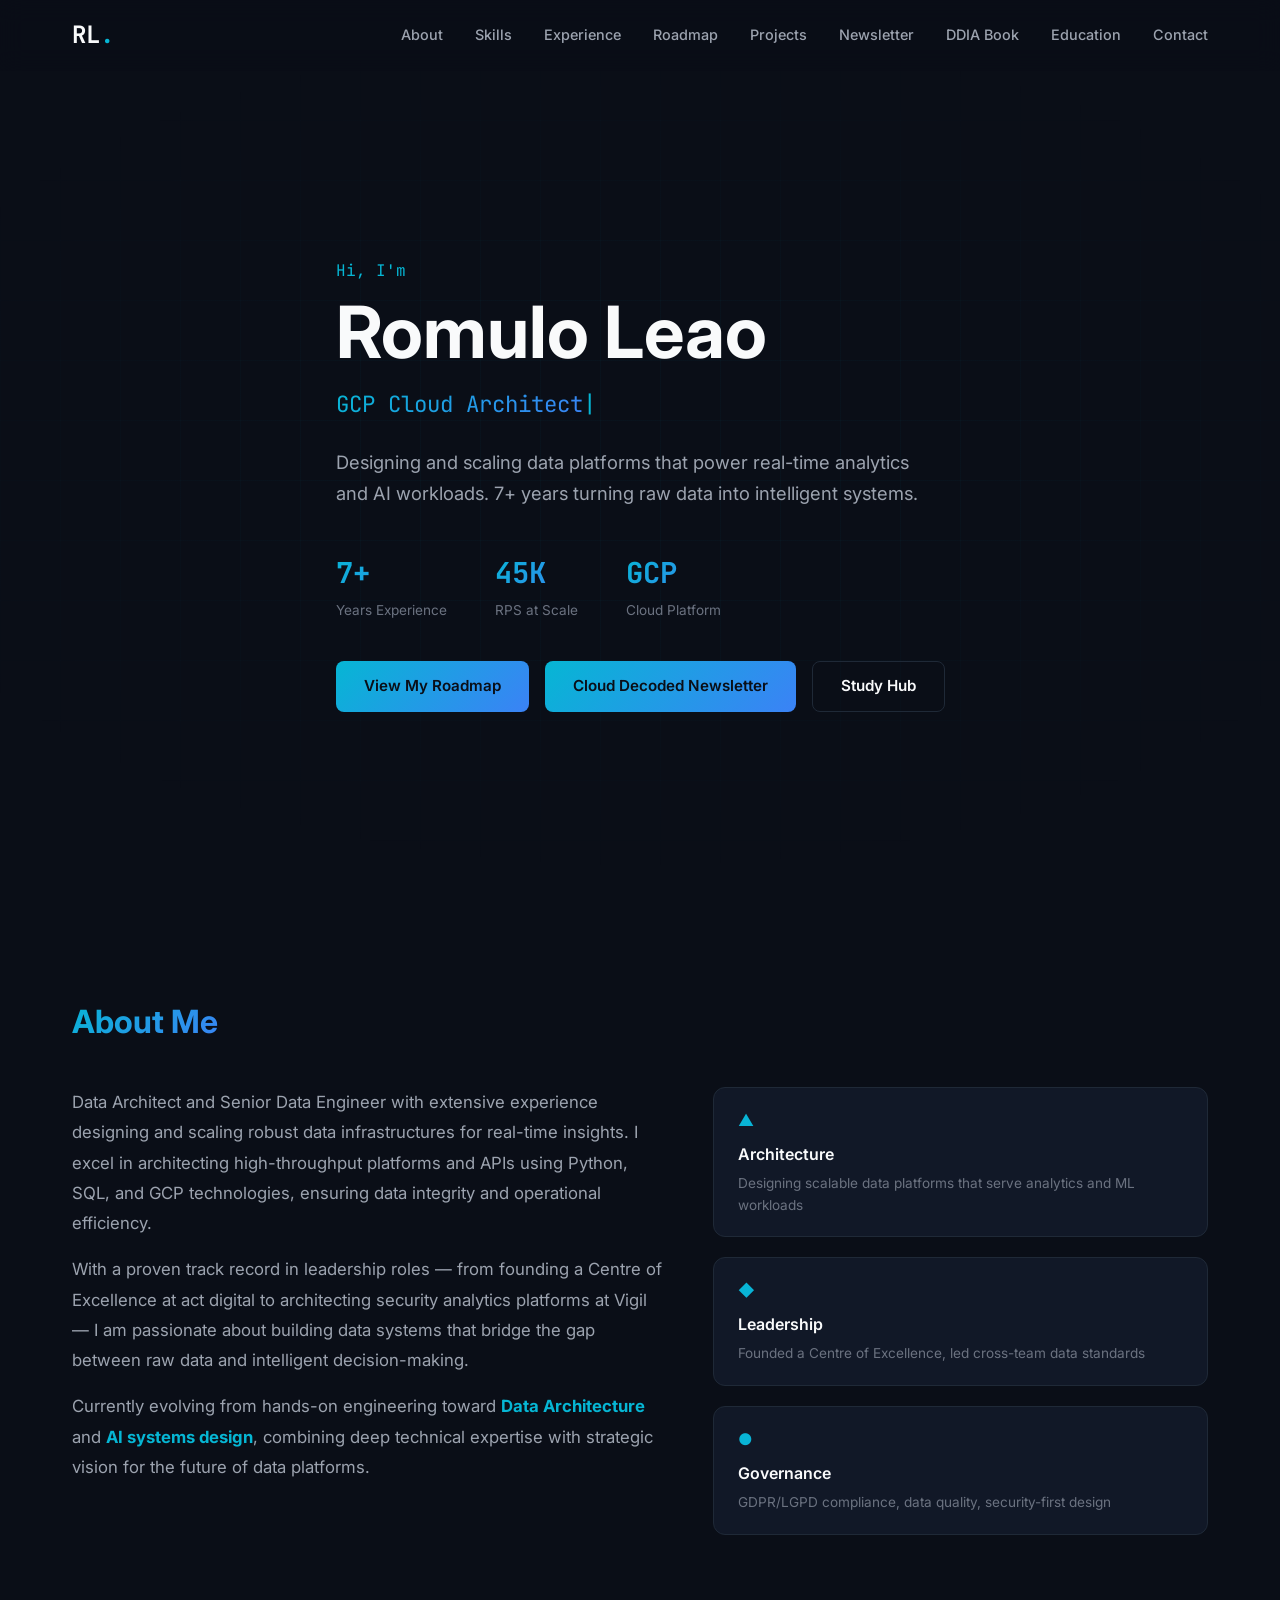
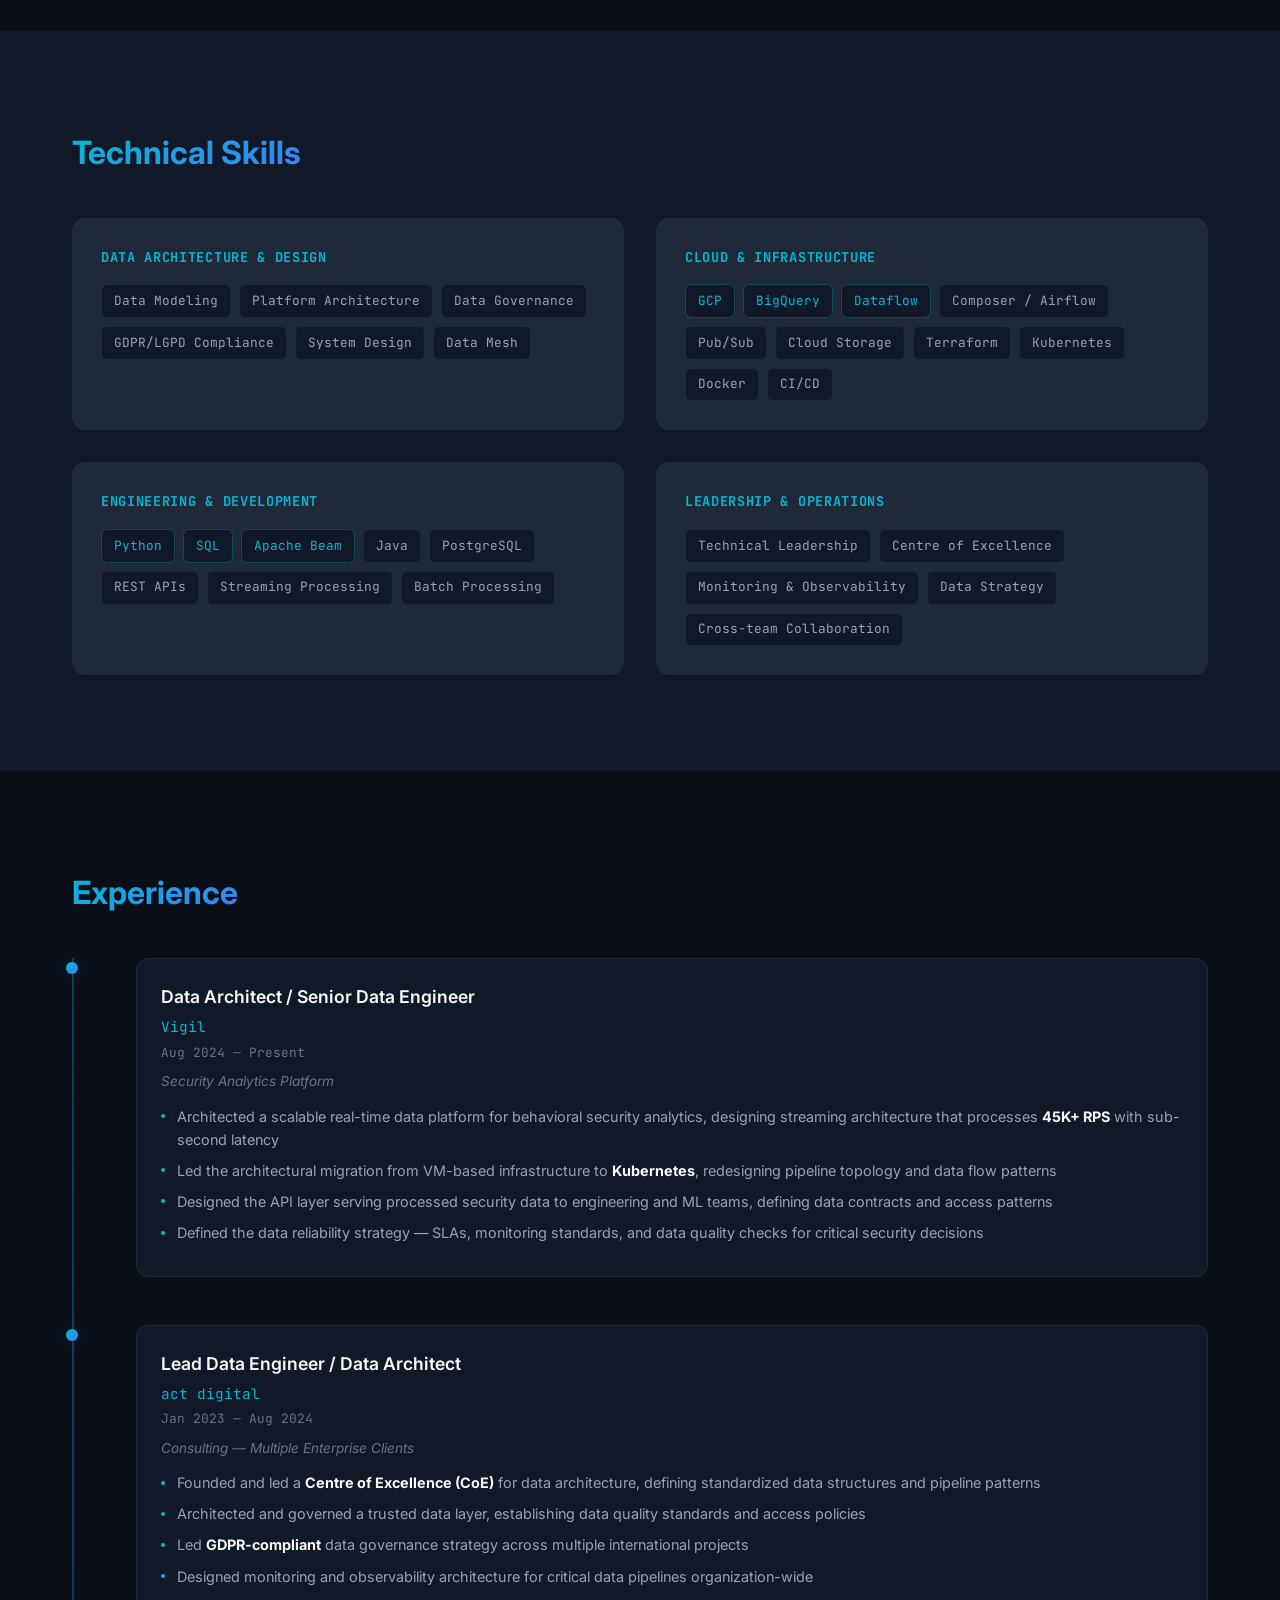
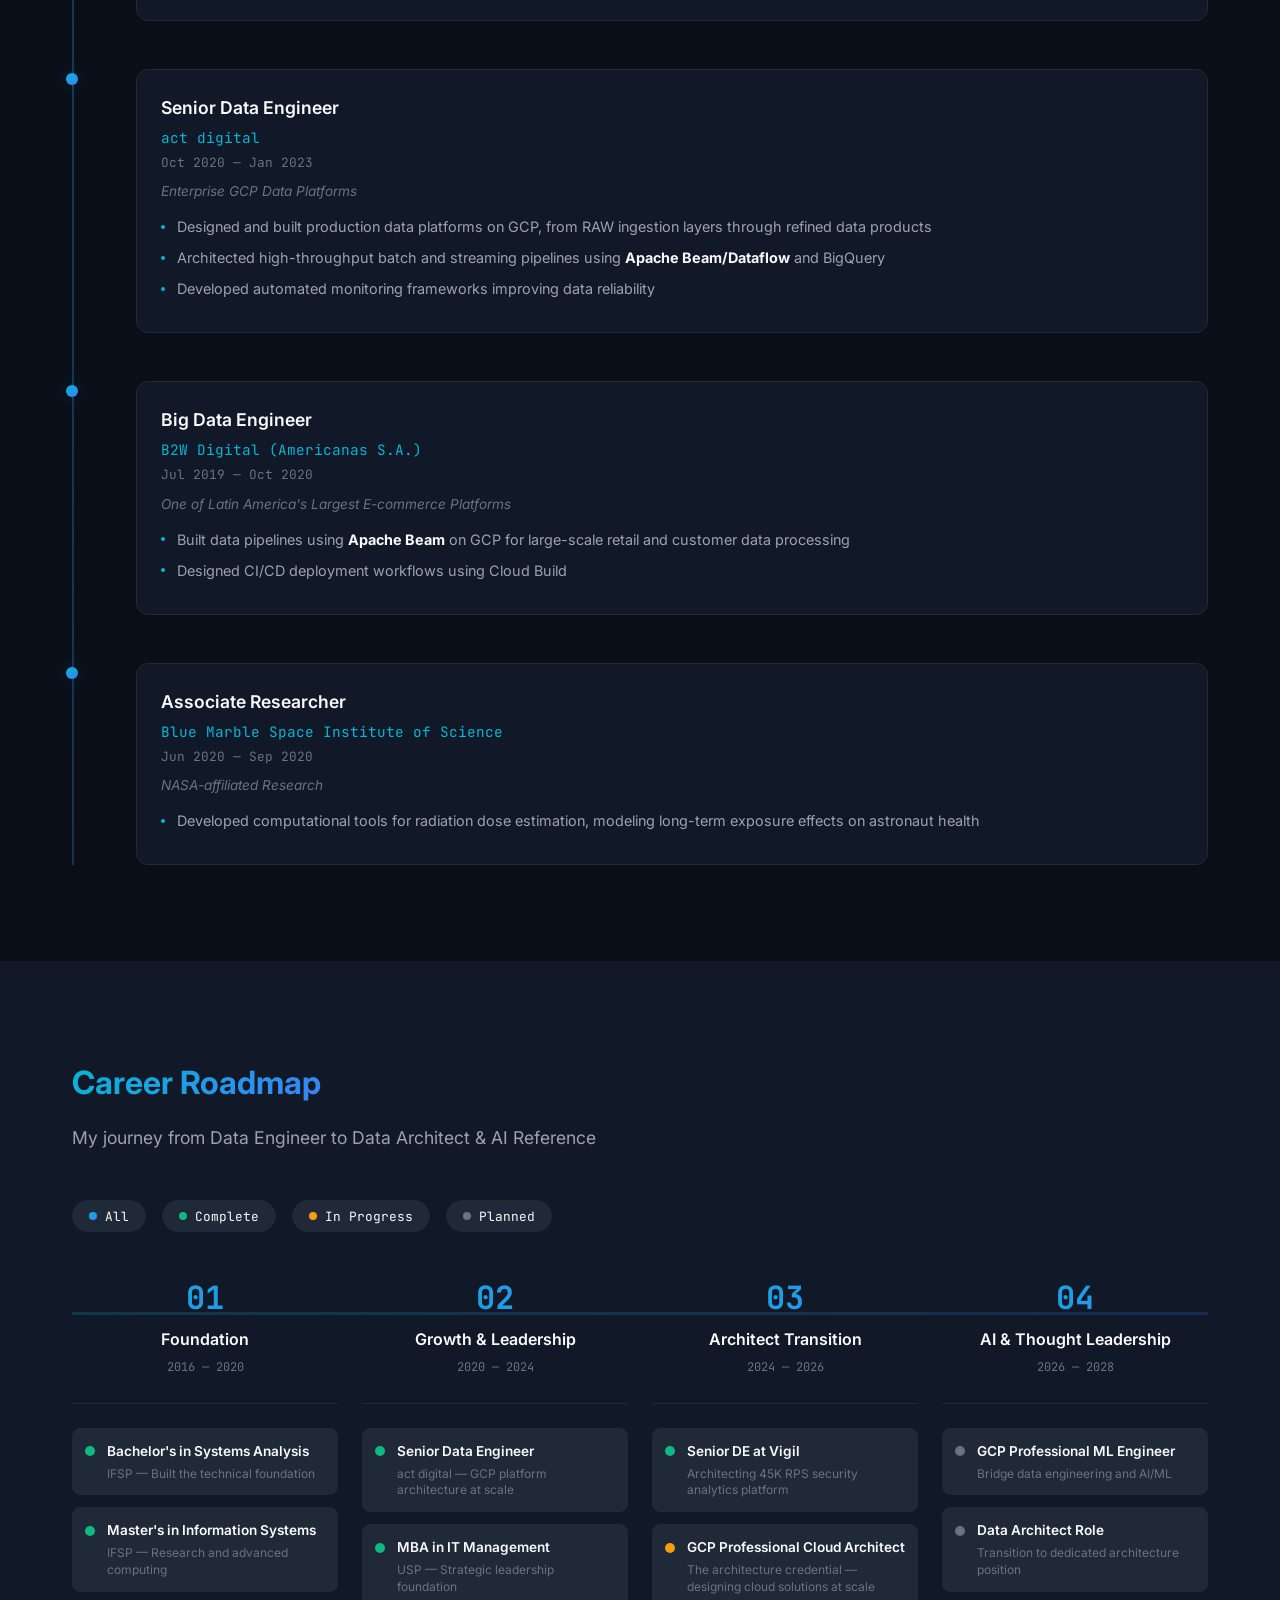
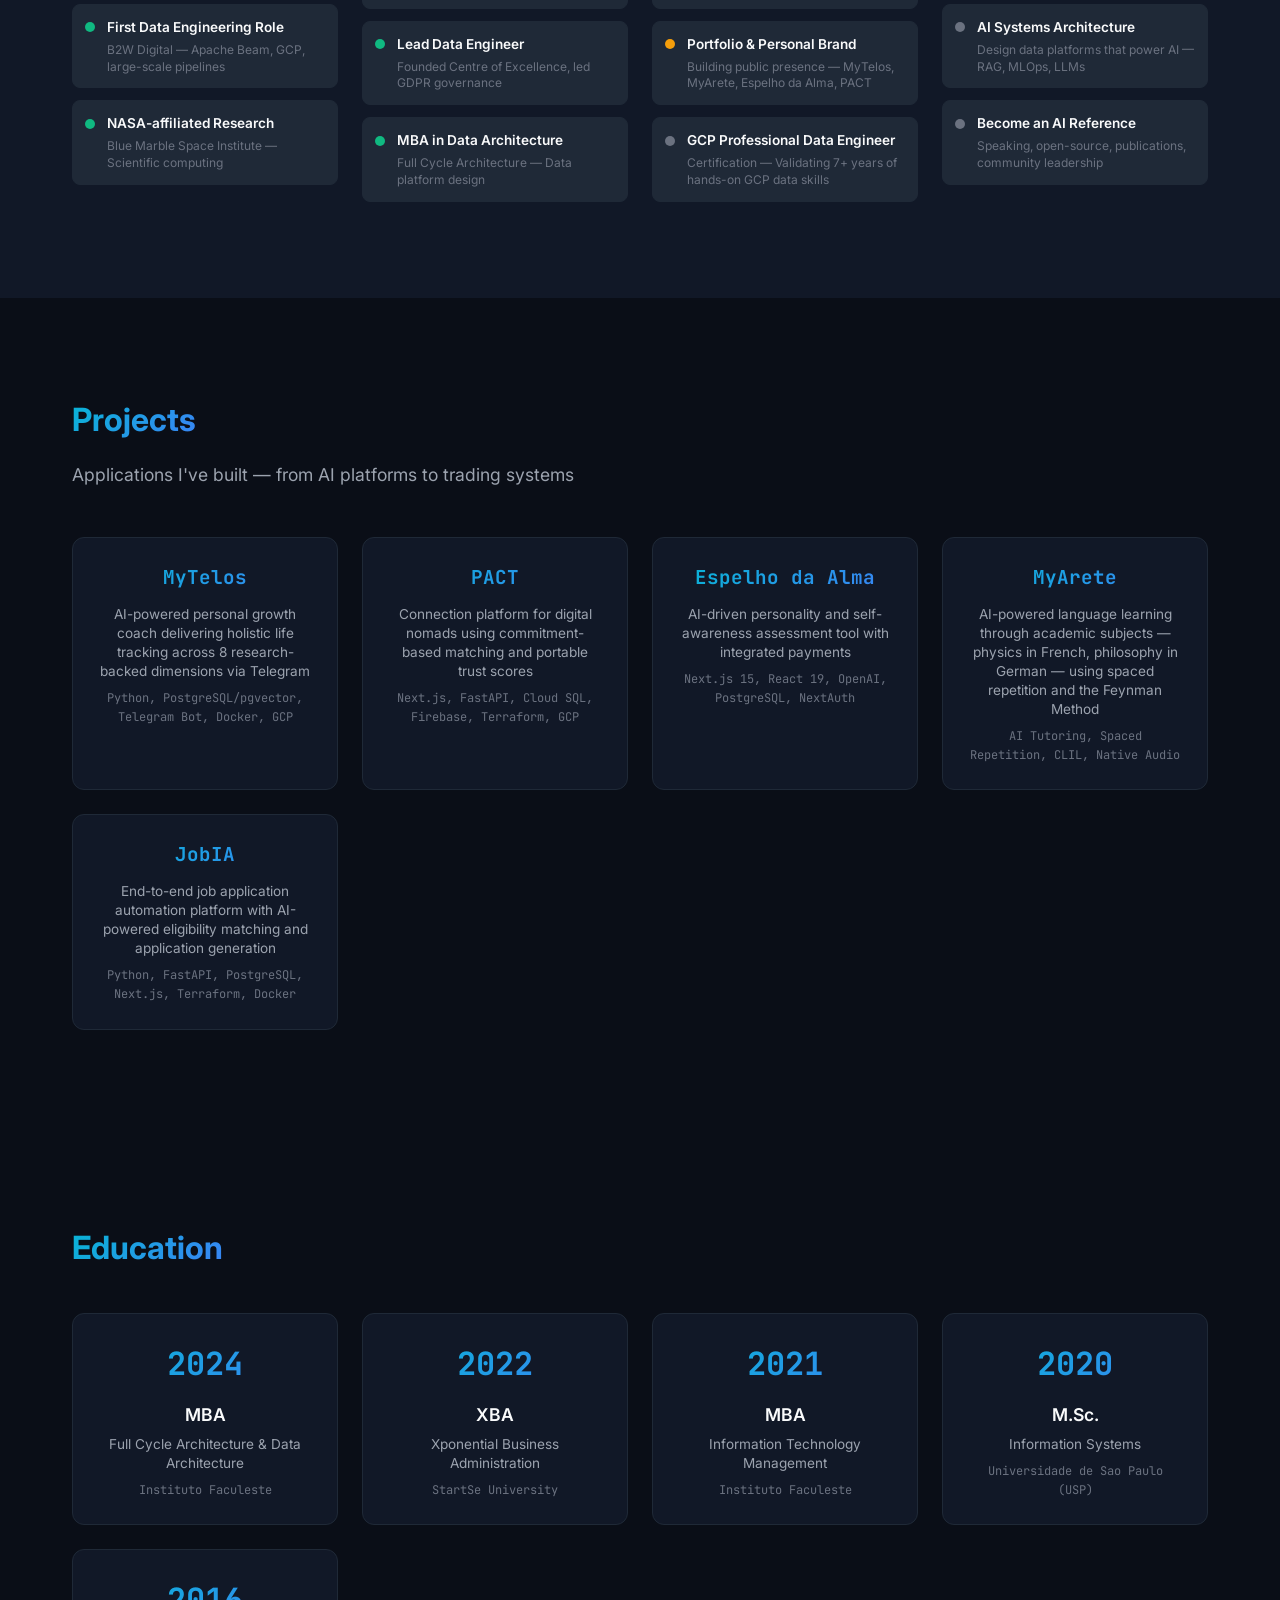
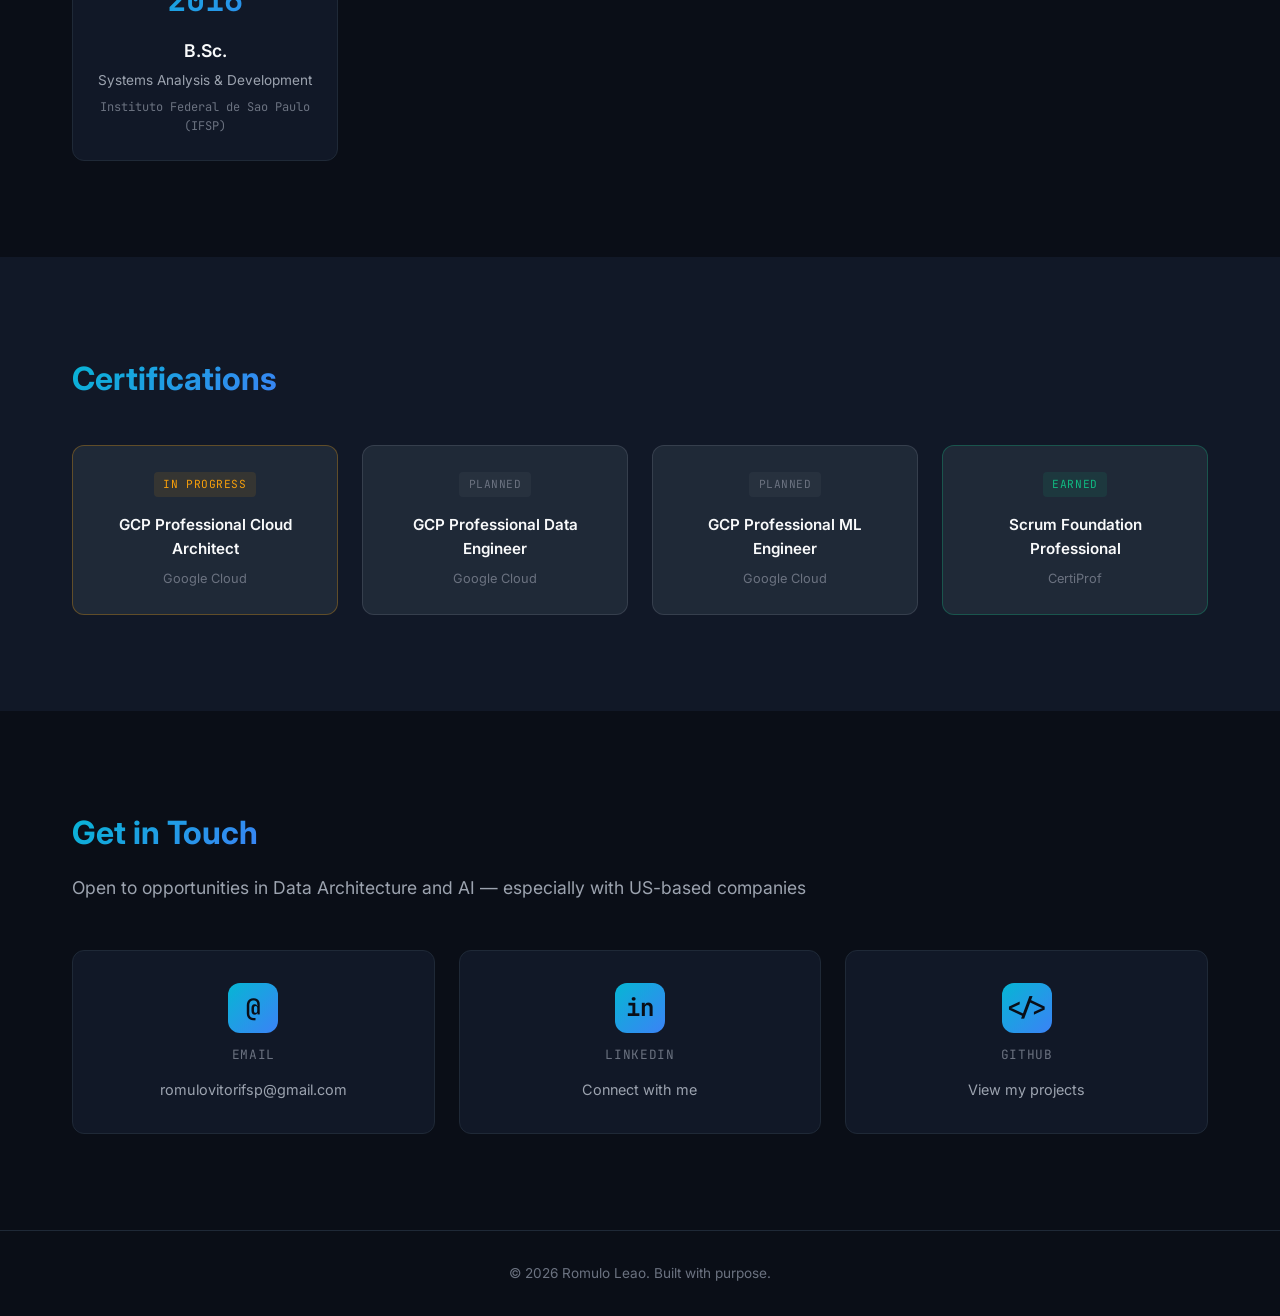
<file: website/index.html>
<!DOCTYPE html>
<html lang="en">
<head>
  <meta charset="UTF-8">
  <meta name="viewport" content="width=device-width, initial-scale=1.0">
  <meta name="description" content="Romulo Leao — Data Architect & Senior Data Engineer. 7+ years designing data platforms on GCP. Interactive career roadmap.">
  <meta property="og:title" content="Romulo Leao — Data Architect">
  <meta property="og:description" content="Senior Data Engineer with 7+ years building scalable data platforms. View my career roadmap.">
  <title>Romulo Leao — Data Architect & Senior Data Engineer</title>
  <link rel="preconnect" href="https://fonts.googleapis.com">
  <link rel="preconnect" href="https://fonts.gstatic.com" crossorigin>
  <link href="https://fonts.googleapis.com/css2?family=Inter:wght@300;400;500;600;700&family=JetBrains+Mono:wght@400;500&display=swap" rel="stylesheet">
  <link rel="stylesheet" href="css/style.css">
  <link rel="icon" type="image/svg+xml" href="assets/favicon.svg">
</head>
<body>
  <!-- Skip to content -->
  <a href="#main" class="skip-link">Skip to content</a>

  <!-- Navigation -->
  <nav class="nav" id="nav">
    <div class="nav__container">
      <a href="#hero" class="nav__logo">RL<span class="accent">.</span></a>
      <button class="nav__toggle" id="navToggle" aria-label="Toggle navigation">
        <span></span>
        <span></span>
        <span></span>
      </button>
      <ul class="nav__menu" id="navMenu">
        <li><a href="#about" class="nav__link">About</a></li>
        <li><a href="#skills" class="nav__link">Skills</a></li>
        <li><a href="#experience" class="nav__link">Experience</a></li>
        <li><a href="#roadmap" class="nav__link">Roadmap</a></li>
        <li><a href="#projects" class="nav__link">Projects</a></li>
        <li><a href="newsletter.html" class="nav__link">Newsletter</a></li>
        <li><a href="book-ddia.html" class="nav__link">DDIA Book</a></li>
        <li><a href="#education" class="nav__link">Education</a></li>
        <li><a href="#contact" class="nav__link">Contact</a></li>
      </ul>
    </div>
  </nav>

  <main id="main">
    <!-- Hero -->
    <section class="hero" id="hero">
      <div class="hero__container">
        <p class="hero__greeting">Hi, I'm</p>
        <h1 class="hero__name">Romulo Leao</h1>
        <div class="hero__title-wrapper">
          <span class="hero__title" id="typedTitle"></span>
          <span class="hero__cursor">|</span>
        </div>
        <p class="hero__description">
          Designing and scaling data platforms that power real-time analytics and AI workloads.
          7+ years turning raw data into intelligent systems.
        </p>
        <div class="hero__stats">
          <div class="hero__stat">
            <span class="hero__stat-number">7+</span>
            <span class="hero__stat-label">Years Experience</span>
          </div>
          <div class="hero__stat">
            <span class="hero__stat-number">45K</span>
            <span class="hero__stat-label">RPS at Scale</span>
          </div>
          <div class="hero__stat">
            <span class="hero__stat-number">GCP</span>
            <span class="hero__stat-label">Cloud Platform</span>
          </div>
        </div>
        <div class="hero__cta">
          <a href="#roadmap" class="btn btn--primary">View My Roadmap</a>
          <a href="newsletter.html" class="btn btn--primary">Cloud Decoded Newsletter</a>
          <a href="gcp-architect-study.html" class="btn btn--outline">Study Hub</a>
        </div>
      </div>
      <div class="hero__bg-grid"></div>
    </section>

    <!-- About -->
    <section class="section" id="about">
      <div class="container">
        <h2 class="section__title">About Me</h2>
        <div class="about__content">
          <div class="about__text">
            <p>
              Data Architect and Senior Data Engineer with extensive experience designing and scaling
              robust data infrastructures for real-time insights. I excel in architecting high-throughput
              platforms and APIs using Python, SQL, and GCP technologies, ensuring data integrity and
              operational efficiency.
            </p>
            <p>
              With a proven track record in leadership roles — from founding a Centre of Excellence at
              act digital to architecting security analytics platforms at Vigil — I am passionate about
              building data systems that bridge the gap between raw data and intelligent decision-making.
            </p>
            <p>
              Currently evolving from hands-on engineering toward <strong>Data Architecture</strong> and
              <strong>AI systems design</strong>, combining deep technical expertise with strategic vision
              for the future of data platforms.
            </p>
          </div>
          <div class="about__highlights">
            <div class="highlight-card">
              <div class="highlight-card__icon">&#9650;</div>
              <h3>Architecture</h3>
              <p>Designing scalable data platforms that serve analytics and ML workloads</p>
            </div>
            <div class="highlight-card">
              <div class="highlight-card__icon">&#9670;</div>
              <h3>Leadership</h3>
              <p>Founded a Centre of Excellence, led cross-team data standards</p>
            </div>
            <div class="highlight-card">
              <div class="highlight-card__icon">&#9679;</div>
              <h3>Governance</h3>
              <p>GDPR/LGPD compliance, data quality, security-first design</p>
            </div>
          </div>
        </div>
      </div>
    </section>

    <!-- Skills -->
    <section class="section section--alt" id="skills">
      <div class="container">
        <h2 class="section__title">Technical Skills</h2>
        <div class="skills__grid">
          <div class="skill-group">
            <h3 class="skill-group__title">Data Architecture & Design</h3>
            <div class="skill-group__tags">
              <span class="skill-tag">Data Modeling</span>
              <span class="skill-tag">Platform Architecture</span>
              <span class="skill-tag">Data Governance</span>
              <span class="skill-tag">GDPR/LGPD Compliance</span>
              <span class="skill-tag">System Design</span>
              <span class="skill-tag">Data Mesh</span>
            </div>
          </div>
          <div class="skill-group">
            <h3 class="skill-group__title">Cloud & Infrastructure</h3>
            <div class="skill-group__tags">
              <span class="skill-tag skill-tag--accent">GCP</span>
              <span class="skill-tag skill-tag--accent">BigQuery</span>
              <span class="skill-tag skill-tag--accent">Dataflow</span>
              <span class="skill-tag">Composer / Airflow</span>
              <span class="skill-tag">Pub/Sub</span>
              <span class="skill-tag">Cloud Storage</span>
              <span class="skill-tag">Terraform</span>
              <span class="skill-tag">Kubernetes</span>
              <span class="skill-tag">Docker</span>
              <span class="skill-tag">CI/CD</span>
            </div>
          </div>
          <div class="skill-group">
            <h3 class="skill-group__title">Engineering & Development</h3>
            <div class="skill-group__tags">
              <span class="skill-tag skill-tag--accent">Python</span>
              <span class="skill-tag skill-tag--accent">SQL</span>
              <span class="skill-tag skill-tag--accent">Apache Beam</span>
              <span class="skill-tag">Java</span>
              <span class="skill-tag">PostgreSQL</span>
              <span class="skill-tag">REST APIs</span>
              <span class="skill-tag">Streaming Processing</span>
              <span class="skill-tag">Batch Processing</span>
            </div>
          </div>
          <div class="skill-group">
            <h3 class="skill-group__title">Leadership & Operations</h3>
            <div class="skill-group__tags">
              <span class="skill-tag">Technical Leadership</span>
              <span class="skill-tag">Centre of Excellence</span>
              <span class="skill-tag">Monitoring & Observability</span>
              <span class="skill-tag">Data Strategy</span>
              <span class="skill-tag">Cross-team Collaboration</span>
            </div>
          </div>
        </div>
      </div>
    </section>

    <!-- Experience -->
    <section class="section" id="experience">
      <div class="container">
        <h2 class="section__title">Experience</h2>
        <div class="timeline">
          <div class="timeline__item reveal">
            <div class="timeline__dot"></div>
            <div class="timeline__content">
              <div class="timeline__header">
                <h3>Data Architect / Senior Data Engineer</h3>
                <span class="timeline__company">Vigil</span>
                <span class="timeline__date">Aug 2024 — Present</span>
              </div>
              <p class="timeline__context">Security Analytics Platform</p>
              <ul class="timeline__list">
                <li>Architected a scalable real-time data platform for behavioral security analytics, designing streaming architecture that processes <strong>45K+ RPS</strong> with sub-second latency</li>
                <li>Led the architectural migration from VM-based infrastructure to <strong>Kubernetes</strong>, redesigning pipeline topology and data flow patterns</li>
                <li>Designed the API layer serving processed security data to engineering and ML teams, defining data contracts and access patterns</li>
                <li>Defined the data reliability strategy — SLAs, monitoring standards, and data quality checks for critical security decisions</li>
              </ul>
            </div>
          </div>

          <div class="timeline__item reveal">
            <div class="timeline__dot"></div>
            <div class="timeline__content">
              <div class="timeline__header">
                <h3>Lead Data Engineer / Data Architect</h3>
                <span class="timeline__company">act digital</span>
                <span class="timeline__date">Jan 2023 — Aug 2024</span>
              </div>
              <p class="timeline__context">Consulting — Multiple Enterprise Clients</p>
              <ul class="timeline__list">
                <li>Founded and led a <strong>Centre of Excellence (CoE)</strong> for data architecture, defining standardized data structures and pipeline patterns</li>
                <li>Architected and governed a trusted data layer, establishing data quality standards and access policies</li>
                <li>Led <strong>GDPR-compliant</strong> data governance strategy across multiple international projects</li>
                <li>Designed monitoring and observability architecture for critical data pipelines organization-wide</li>
              </ul>
            </div>
          </div>

          <div class="timeline__item reveal">
            <div class="timeline__dot"></div>
            <div class="timeline__content">
              <div class="timeline__header">
                <h3>Senior Data Engineer</h3>
                <span class="timeline__company">act digital</span>
                <span class="timeline__date">Oct 2020 — Jan 2023</span>
              </div>
              <p class="timeline__context">Enterprise GCP Data Platforms</p>
              <ul class="timeline__list">
                <li>Designed and built production data platforms on GCP, from RAW ingestion layers through refined data products</li>
                <li>Architected high-throughput batch and streaming pipelines using <strong>Apache Beam/Dataflow</strong> and BigQuery</li>
                <li>Developed automated monitoring frameworks improving data reliability</li>
              </ul>
            </div>
          </div>

          <div class="timeline__item reveal">
            <div class="timeline__dot"></div>
            <div class="timeline__content">
              <div class="timeline__header">
                <h3>Big Data Engineer</h3>
                <span class="timeline__company">B2W Digital (Americanas S.A.)</span>
                <span class="timeline__date">Jul 2019 — Oct 2020</span>
              </div>
              <p class="timeline__context">One of Latin America's Largest E-commerce Platforms</p>
              <ul class="timeline__list">
                <li>Built data pipelines using <strong>Apache Beam</strong> on GCP for large-scale retail and customer data processing</li>
                <li>Designed CI/CD deployment workflows using Cloud Build</li>
              </ul>
            </div>
          </div>

          <div class="timeline__item reveal">
            <div class="timeline__dot"></div>
            <div class="timeline__content">
              <div class="timeline__header">
                <h3>Associate Researcher</h3>
                <span class="timeline__company">Blue Marble Space Institute of Science</span>
                <span class="timeline__date">Jun 2020 — Sep 2020</span>
              </div>
              <p class="timeline__context">NASA-affiliated Research</p>
              <ul class="timeline__list">
                <li>Developed computational tools for radiation dose estimation, modeling long-term exposure effects on astronaut health</li>
              </ul>
            </div>
          </div>
        </div>
      </div>
    </section>

    <!-- Roadmap -->
    <section class="section section--alt" id="roadmap">
      <div class="container">
        <h2 class="section__title">Career Roadmap</h2>
        <p class="section__subtitle">My journey from Data Engineer to Data Architect & AI Reference</p>

        <!-- Legend -->
        <div class="roadmap__legend">
          <button class="legend-item active" data-filter="all">
            <span class="legend-dot legend-dot--all"></span> All
          </button>
          <button class="legend-item active" data-filter="complete">
            <span class="legend-dot legend-dot--complete"></span> Complete
          </button>
          <button class="legend-item active" data-filter="in-progress">
            <span class="legend-dot legend-dot--in-progress"></span> In Progress
          </button>
          <button class="legend-item active" data-filter="planned">
            <span class="legend-dot legend-dot--planned"></span> Planned
          </button>
        </div>

        <!-- Roadmap Track -->
        <div class="roadmap" id="roadmapContainer">
          <!-- Phase 1: Foundation -->
          <div class="roadmap__phase reveal" data-phase="foundation">
            <div class="roadmap__phase-header">
              <span class="roadmap__phase-number">01</span>
              <h3 class="roadmap__phase-title">Foundation</h3>
              <span class="roadmap__phase-period">2016 — 2020</span>
            </div>
            <div class="roadmap__milestones">
              <div class="milestone" data-status="complete">
                <div class="milestone__dot"></div>
                <div class="milestone__content">
                  <h4>Bachelor's in Systems Analysis</h4>
                  <p>IFSP — Built the technical foundation</p>
                </div>
              </div>
              <div class="milestone" data-status="complete">
                <div class="milestone__dot"></div>
                <div class="milestone__content">
                  <h4>Master's in Information Systems</h4>
                  <p>IFSP — Research and advanced computing</p>
                </div>
              </div>
              <div class="milestone" data-status="complete">
                <div class="milestone__dot"></div>
                <div class="milestone__content">
                  <h4>First Data Engineering Role</h4>
                  <p>B2W Digital — Apache Beam, GCP, large-scale pipelines</p>
                </div>
              </div>
              <div class="milestone" data-status="complete">
                <div class="milestone__dot"></div>
                <div class="milestone__content">
                  <h4>NASA-affiliated Research</h4>
                  <p>Blue Marble Space Institute — Scientific computing</p>
                </div>
              </div>
            </div>
          </div>

          <!-- Phase 2: Growth -->
          <div class="roadmap__phase reveal" data-phase="growth">
            <div class="roadmap__phase-header">
              <span class="roadmap__phase-number">02</span>
              <h3 class="roadmap__phase-title">Growth & Leadership</h3>
              <span class="roadmap__phase-period">2020 — 2024</span>
            </div>
            <div class="roadmap__milestones">
              <div class="milestone" data-status="complete">
                <div class="milestone__dot"></div>
                <div class="milestone__content">
                  <h4>Senior Data Engineer</h4>
                  <p>act digital — GCP platform architecture at scale</p>
                </div>
              </div>
              <div class="milestone" data-status="complete">
                <div class="milestone__dot"></div>
                <div class="milestone__content">
                  <h4>MBA in IT Management</h4>
                  <p>USP — Strategic leadership foundation</p>
                </div>
              </div>
              <div class="milestone" data-status="complete">
                <div class="milestone__dot"></div>
                <div class="milestone__content">
                  <h4>Lead Data Engineer</h4>
                  <p>Founded Centre of Excellence, led GDPR governance</p>
                </div>
              </div>
              <div class="milestone" data-status="complete">
                <div class="milestone__dot"></div>
                <div class="milestone__content">
                  <h4>MBA in Data Architecture</h4>
                  <p>Full Cycle Architecture — Data platform design</p>
                </div>
              </div>
            </div>
          </div>

          <!-- Phase 3: Current -->
          <div class="roadmap__phase reveal" data-phase="current">
            <div class="roadmap__phase-header">
              <span class="roadmap__phase-number">03</span>
              <h3 class="roadmap__phase-title">Architect Transition</h3>
              <span class="roadmap__phase-period">2024 — 2026</span>
            </div>
            <div class="roadmap__milestones">
              <div class="milestone" data-status="complete">
                <div class="milestone__dot"></div>
                <div class="milestone__content">
                  <h4>Senior DE at Vigil</h4>
                  <p>Architecting 45K RPS security analytics platform</p>
                </div>
              </div>
              <div class="milestone" data-status="in-progress">
                <div class="milestone__dot"></div>
                <div class="milestone__content">
                  <h4>GCP Professional Cloud Architect</h4>
                  <p>The architecture credential — designing cloud solutions at scale</p>
                </div>
              </div>
              <div class="milestone" data-status="in-progress">
                <div class="milestone__dot"></div>
                <div class="milestone__content">
                  <h4>Portfolio & Personal Brand</h4>
                  <p>Building public presence — MyTelos, MyArete, Espelho da Alma, PACT</p>
                </div>
              </div>
              <div class="milestone" data-status="planned">
                <div class="milestone__dot"></div>
                <div class="milestone__content">
                  <h4>GCP Professional Data Engineer</h4>
                  <p>Certification — Validating 7+ years of hands-on GCP data skills</p>
                </div>
              </div>
            </div>
          </div>

          <!-- Phase 4: Future -->
          <div class="roadmap__phase reveal" data-phase="future">
            <div class="roadmap__phase-header">
              <span class="roadmap__phase-number">04</span>
              <h3 class="roadmap__phase-title">AI & Thought Leadership</h3>
              <span class="roadmap__phase-period">2026 — 2028</span>
            </div>
            <div class="roadmap__milestones">
              <div class="milestone" data-status="planned">
                <div class="milestone__dot"></div>
                <div class="milestone__content">
                  <h4>GCP Professional ML Engineer</h4>
                  <p>Bridge data engineering and AI/ML</p>
                </div>
              </div>
              <div class="milestone" data-status="planned">
                <div class="milestone__dot"></div>
                <div class="milestone__content">
                  <h4>Data Architect Role</h4>
                  <p>Transition to dedicated architecture position</p>
                </div>
              </div>
              <div class="milestone" data-status="planned">
                <div class="milestone__dot"></div>
                <div class="milestone__content">
                  <h4>AI Systems Architecture</h4>
                  <p>Design data platforms that power AI — RAG, MLOps, LLMs</p>
                </div>
              </div>
              <div class="milestone" data-status="planned">
                <div class="milestone__dot"></div>
                <div class="milestone__content">
                  <h4>Become an AI Reference</h4>
                  <p>Speaking, open-source, publications, community leadership</p>
                </div>
              </div>
            </div>
          </div>
        </div>
      </div>
    </section>

    <!-- Projects -->
    <section class="section" id="projects">
      <div class="container">
        <h2 class="section__title">Projects</h2>
        <p class="section__subtitle">Applications I've built — from AI platforms to trading systems</p>
        <div class="education__grid">
          <a href="https://mytelos.app/" target="_blank" rel="noopener" class="edu-card reveal" style="text-decoration:none;color:inherit;cursor:pointer">
            <span class="edu-card__year" style="font-size:1.2rem">MyTelos</span>
            <p class="edu-card__field">AI-powered personal growth coach delivering holistic life tracking across 8 research-backed dimensions via Telegram</p>
            <p class="edu-card__school">Python, PostgreSQL/pgvector, Telegram Bot, Docker, GCP</p>
          </a>
          <a href="https://pactnomad.app/" target="_blank" rel="noopener" class="edu-card reveal" style="text-decoration:none;color:inherit;cursor:pointer">
            <span class="edu-card__year" style="font-size:1.2rem">PACT</span>
            <p class="edu-card__field">Connection platform for digital nomads using commitment-based matching and portable trust scores</p>
            <p class="edu-card__school">Next.js, FastAPI, Cloud SQL, Firebase, Terraform, GCP</p>
          </a>
          <a href="https://espelhoalma.net/" target="_blank" rel="noopener" class="edu-card reveal" style="text-decoration:none;color:inherit;cursor:pointer">
            <span class="edu-card__year" style="font-size:1.2rem">Espelho da Alma</span>
            <p class="edu-card__field">AI-driven personality and self-awareness assessment tool with integrated payments</p>
            <p class="edu-card__school">Next.js 15, React 19, OpenAI, PostgreSQL, NextAuth</p>
          </a>
          <a href="https://myarete.app/" target="_blank" rel="noopener" class="edu-card reveal" style="text-decoration:none;color:inherit;cursor:pointer">
            <span class="edu-card__year" style="font-size:1.2rem">MyArete</span>
            <p class="edu-card__field">AI-powered language learning through academic subjects — physics in French, philosophy in German — using spaced repetition and the Feynman Method</p>
            <p class="edu-card__school">AI Tutoring, Spaced Repetition, CLIL, Native Audio</p>
          </a>
          <a href="https://jobia-finder.com/" target="_blank" rel="noopener" class="edu-card reveal" style="text-decoration:none;color:inherit;cursor:pointer">
            <span class="edu-card__year" style="font-size:1.2rem">JobIA</span>
            <p class="edu-card__field">End-to-end job application automation platform with AI-powered eligibility matching and application generation</p>
            <p class="edu-card__school">Python, FastAPI, PostgreSQL, Next.js, Terraform, Docker</p>
          </a>
        </div>
      </div>
    </section>

    <!-- Education -->
    <section class="section" id="education">
      <div class="container">
        <h2 class="section__title">Education</h2>
        <div class="education__grid">
          <div class="edu-card reveal">
            <span class="edu-card__year">2024</span>
            <h3 class="edu-card__degree">MBA</h3>
            <p class="edu-card__field">Full Cycle Architecture & Data Architecture</p>
            <p class="edu-card__school">Instituto Faculeste</p>
          </div>
          <div class="edu-card reveal">
            <span class="edu-card__year">2022</span>
            <h3 class="edu-card__degree">XBA</h3>
            <p class="edu-card__field">Xponential Business Administration</p>
            <p class="edu-card__school">StartSe University</p>
          </div>
          <div class="edu-card reveal">
            <span class="edu-card__year">2021</span>
            <h3 class="edu-card__degree">MBA</h3>
            <p class="edu-card__field">Information Technology Management</p>
            <p class="edu-card__school">Instituto Faculeste</p>
          </div>
          <div class="edu-card reveal">
            <span class="edu-card__year">2020</span>
            <h3 class="edu-card__degree">M.Sc.</h3>
            <p class="edu-card__field">Information Systems</p>
            <p class="edu-card__school">Universidade de Sao Paulo (USP)</p>
          </div>
          <div class="edu-card reveal">
            <span class="edu-card__year">2016</span>
            <h3 class="edu-card__degree">B.Sc.</h3>
            <p class="edu-card__field">Systems Analysis & Development</p>
            <p class="edu-card__school">Instituto Federal de Sao Paulo (IFSP)</p>
          </div>
        </div>
      </div>
    </section>

    <!-- Certifications -->
    <section class="section section--alt" id="certifications">
      <div class="container">
        <h2 class="section__title">Certifications</h2>
        <div class="certs__grid">
          <div class="cert-card reveal" data-status="in-progress">
            <div class="cert-card__status">In Progress</div>
            <h3>GCP Professional Cloud Architect</h3>
            <p>Google Cloud</p>
          </div>
          <div class="cert-card reveal" data-status="planned">
            <div class="cert-card__status">Planned</div>
            <h3>GCP Professional Data Engineer</h3>
            <p>Google Cloud</p>
          </div>
          <div class="cert-card reveal" data-status="planned">
            <div class="cert-card__status">Planned</div>
            <h3>GCP Professional ML Engineer</h3>
            <p>Google Cloud</p>
          </div>
          <div class="cert-card reveal" data-status="complete">
            <div class="cert-card__status">Earned</div>
            <h3>Scrum Foundation Professional</h3>
            <p>CertiProf</p>
          </div>
        </div>
      </div>
    </section>

    <!-- Contact -->
    <section class="section" id="contact">
      <div class="container">
        <h2 class="section__title">Get in Touch</h2>
        <p class="section__subtitle">Open to opportunities in Data Architecture and AI — especially with US-based companies</p>
        <div class="contact__links">
          <a href="mailto:romulovitorifsp@gmail.com" class="contact-card">
            <span class="contact-card__icon">@</span>
            <span class="contact-card__label">Email</span>
            <span class="contact-card__value">romulovitorifsp@gmail.com</span>
          </a>
          <a href="https://www.linkedin.com/in/r%C3%B4mulo-le%C3%A3o-951ba7bb/" class="contact-card" target="_blank" rel="noopener">
            <span class="contact-card__icon">in</span>
            <span class="contact-card__label">LinkedIn</span>
            <span class="contact-card__value">Connect with me</span>
          </a>
          <a href="https://github.com/" class="contact-card" target="_blank" rel="noopener">
            <span class="contact-card__icon">&lt;/&gt;</span>
            <span class="contact-card__label">GitHub</span>
            <span class="contact-card__value">View my projects</span>
          </a>
        </div>
      </div>
    </section>
  </main>

  <!-- Footer -->
  <footer class="footer">
    <div class="container">
      <p>&copy; 2026 Romulo Leao. Built with purpose.</p>
    </div>
  </footer>

  <script src="js/main.js"></script>
</body>
</html>
</file>
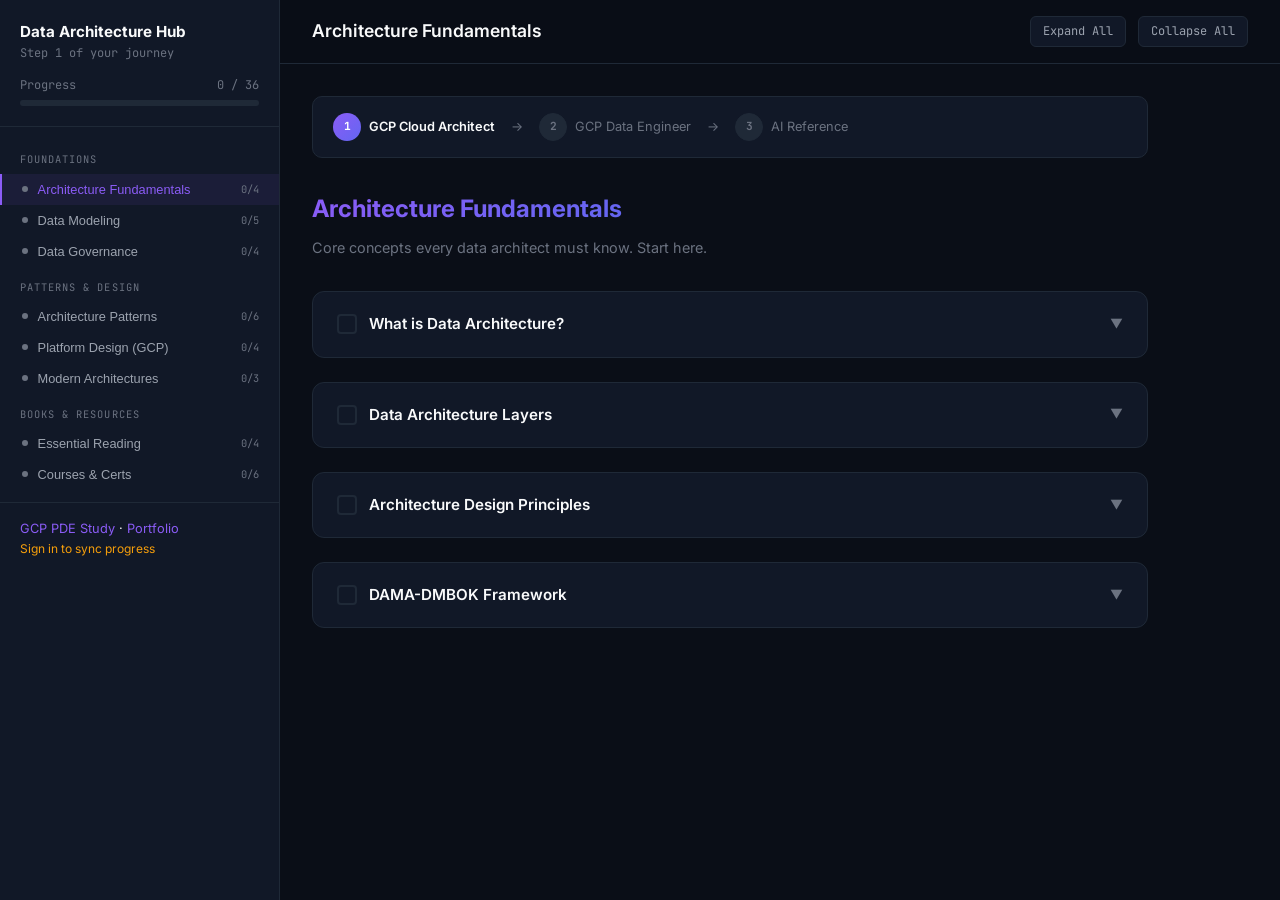
<file: website/architecture-study.html>
<!DOCTYPE html>
<html lang="en">
<head>
  <meta charset="UTF-8">
  <meta name="viewport" content="width=device-width, initial-scale=1.0">
  <title>Data Architecture — Study Hub</title>
  <link rel="preconnect" href="https://fonts.googleapis.com">
  <link rel="preconnect" href="https://fonts.gstatic.com" crossorigin>
  <link href="https://fonts.googleapis.com/css2?family=Inter:wght@300;400;500;600;700&family=JetBrains+Mono:wght@400;500&display=swap" rel="stylesheet">
  <link rel="icon" type="image/svg+xml" href="assets/favicon.svg">
  <style>
    :root {
      --bg-primary: #0a0e17;
      --bg-secondary: #111827;
      --bg-tertiary: #1f2937;
      --accent-primary: #8b5cf6;
      --accent-secondary: #a78bfa;
      --accent-gradient: linear-gradient(135deg, #8b5cf6, #6366f1);
      --status-complete: #10b981;
      --status-in-progress: #f59e0b;
      --status-planned: #6b7280;
      --text-primary: #f9fafb;
      --text-secondary: #9ca3af;
      --text-muted: #6b7280;
      --border-subtle: #1f2937;
      --font-body: 'Inter', system-ui, sans-serif;
      --font-mono: 'JetBrains Mono', 'Fira Code', monospace;
    }
    *, *::before, *::after { box-sizing: border-box; margin: 0; padding: 0; }
    body { font-family: var(--font-body); background: var(--bg-primary); color: var(--text-primary); line-height: 1.6; -webkit-font-smoothing: antialiased; }

    .app { display: flex; min-height: 100vh; }

    /* Sidebar */
    .sidebar { width: 280px; background: var(--bg-secondary); border-right: 1px solid var(--border-subtle); position: fixed; top: 0; left: 0; bottom: 0; overflow-y: auto; z-index: 50; }
    .sidebar__header { padding: 1.25rem; border-bottom: 1px solid var(--border-subtle); }
    .sidebar__title { font-size: 0.95rem; font-weight: 700; }
    .sidebar__subtitle { font-size: 0.75rem; color: var(--text-muted); font-family: var(--font-mono); }
    .sidebar__progress { margin-top: 0.75rem; }
    .sidebar__progress-text { display: flex; justify-content: space-between; font-size: 0.75rem; color: var(--text-muted); margin-bottom: 0.35rem; font-family: var(--font-mono); }
    .sidebar__progress-bar { height: 6px; background: var(--bg-tertiary); border-radius: 3px; overflow: hidden; }
    .sidebar__progress-fill { height: 100%; background: var(--accent-gradient); border-radius: 3px; transition: width 0.5s ease; }
    .sidebar__nav { padding: 0.75rem 0; }
    .sidebar__section-title { font-size: 0.65rem; font-family: var(--font-mono); color: var(--text-muted); text-transform: uppercase; letter-spacing: 0.1em; padding: 0.75rem 1.25rem 0.35rem; }
    .sidebar__link { display: flex; align-items: center; gap: 0.6rem; padding: 0.5rem 1.25rem; color: var(--text-secondary); text-decoration: none; font-size: 0.8rem; transition: all 0.2s; border-left: 2px solid transparent; cursor: pointer; background: none; border-right: none; border-top: none; border-bottom: none; width: 100%; text-align: left; }
    .sidebar__link:hover { color: var(--text-primary); background: rgba(139,92,246,0.05); }
    .sidebar__link.active { color: var(--accent-primary); border-left-color: var(--accent-primary); background: rgba(139,92,246,0.08); }
    .sidebar__link-dot { width: 6px; height: 6px; border-radius: 50%; background: var(--status-planned); flex-shrink: 0; }
    .sidebar__link-dot--done { background: var(--status-complete); }
    .sidebar__link-dot--active { background: var(--status-in-progress); }
    .sidebar__link-count { margin-left: auto; font-family: var(--font-mono); font-size: 0.65rem; color: var(--text-muted); }
    .sidebar__footer { padding: 1rem 1.25rem; border-top: 1px solid var(--border-subtle); font-size: 0.8rem; }
    .sidebar__footer a { color: var(--accent-primary); text-decoration: none; }

    .sidebar-toggle { display: none; position: fixed; bottom: 1.5rem; right: 1.5rem; z-index: 60; width: 48px; height: 48px; border-radius: 50%; background: var(--accent-gradient); border: none; color: white; font-size: 1.2rem; cursor: pointer; box-shadow: 0 4px 15px rgba(139,92,246,0.3); }

    /* Main */
    .main { margin-left: 280px; flex: 1; min-width: 0; }
    .main__header { position: sticky; top: 0; z-index: 40; background: rgba(10,14,23,0.95); backdrop-filter: blur(12px); border-bottom: 1px solid var(--border-subtle); padding: 1rem 2rem; display: flex; align-items: center; justify-content: space-between; }
    .main__header h1 { font-size: 1.1rem; font-weight: 600; }
    .main__header-actions { display: flex; gap: 0.75rem; }
    .main__header-btn { font-family: var(--font-mono); font-size: 0.75rem; padding: 0.4rem 0.75rem; border-radius: 6px; border: 1px solid var(--border-subtle); background: var(--bg-secondary); color: var(--text-secondary); cursor: pointer; transition: all 0.2s; }
    .main__header-btn:hover { border-color: var(--accent-primary); color: var(--text-primary); }
    .content { padding: 2rem; max-width: 900px; }

    /* Study cards */
    .study-section__title { font-size: 1.5rem; font-weight: 700; margin-bottom: 0.5rem; background: var(--accent-gradient); -webkit-background-clip: text; background-clip: text; -webkit-text-fill-color: transparent; display: inline-block; }
    .study-section__desc { color: var(--text-muted); font-size: 0.9rem; margin-bottom: 2rem; }

    .study-card { background: var(--bg-secondary); border: 1px solid var(--border-subtle); border-radius: 12px; margin-bottom: 1.5rem; overflow: hidden; }
    .study-card__header { padding: 1.25rem 1.5rem; cursor: pointer; display: flex; align-items: center; justify-content: space-between; transition: background 0.2s; }
    .study-card__header:hover { background: rgba(139,92,246,0.03); }
    .study-card__header-left { display: flex; align-items: center; gap: 0.75rem; }
    .study-card__checkbox { appearance: none; -webkit-appearance: none; width: 20px; height: 20px; border: 2px solid var(--border-subtle); border-radius: 4px; cursor: pointer; position: relative; flex-shrink: 0; transition: all 0.2s; }
    .study-card__checkbox:checked { background: var(--status-complete); border-color: var(--status-complete); }
    .study-card__checkbox:checked::after { content: '\2713'; position: absolute; top: 50%; left: 50%; transform: translate(-50%,-50%); color: white; font-size: 0.75rem; font-weight: 700; }
    .study-card__name { font-size: 0.95rem; font-weight: 600; }
    .study-card.checked .study-card__name { color: var(--status-complete); text-decoration: line-through; opacity: 0.7; }
    .study-card__arrow { color: var(--text-muted); font-size: 0.8rem; transition: transform 0.3s; }
    .study-card.open .study-card__arrow { transform: rotate(180deg); }
    .study-card__body { display: none; padding: 0 1.5rem 1.5rem; border-top: 1px solid var(--border-subtle); }
    .study-card.open .study-card__body { display: block; }
    .study-card__body h3 { font-size: 0.9rem; font-weight: 600; color: var(--accent-primary); margin: 1.25rem 0 0.5rem; }
    .study-card__body h3:first-child { margin-top: 1rem; }
    .study-card__body p { color: var(--text-secondary); font-size: 0.85rem; line-height: 1.7; margin-bottom: 0.5rem; }
    .study-card__body ul { list-style: none; margin-bottom: 0.75rem; }
    .study-card__body ul li { color: var(--text-secondary); font-size: 0.85rem; line-height: 1.6; padding-left: 1rem; position: relative; margin-bottom: 0.3rem; }
    .study-card__body ul li::before { content: ''; position: absolute; left: 0; top: 0.55rem; width: 4px; height: 4px; border-radius: 50%; background: var(--accent-primary); }
    .study-card__body strong { color: var(--text-primary); }
    .study-card__body a { color: var(--accent-primary); text-decoration: none; }
    .study-card__body a:hover { text-decoration: underline; }

    .study-table { width: 100%; border-collapse: collapse; margin: 0.75rem 0; font-size: 0.8rem; }
    .study-table th { text-align: left; padding: 0.5rem 0.75rem; background: var(--bg-tertiary); color: var(--accent-primary); font-family: var(--font-mono); font-weight: 500; font-size: 0.75rem; border-bottom: 1px solid var(--border-subtle); }
    .study-table td { padding: 0.5rem 0.75rem; color: var(--text-secondary); border-bottom: 1px solid rgba(31,41,55,0.5); }

    .resource-link { display: inline-flex; align-items: center; gap: 0.4rem; background: var(--bg-tertiary); border: 1px solid var(--border-subtle); border-radius: 6px; padding: 0.3rem 0.7rem; font-size: 0.75rem; color: var(--accent-primary); text-decoration: none; margin: 0.2rem; transition: all 0.2s; }
    .resource-link:hover { border-color: var(--accent-primary); transform: translateY(-1px); text-decoration: none; }

    .exam-tip { background: rgba(245,158,11,0.08); border-left: 3px solid var(--status-in-progress); border-radius: 0 8px 8px 0; padding: 0.75rem 1rem; margin: 0.75rem 0; font-size: 0.8rem; }
    .exam-tip__label { font-family: var(--font-mono); font-size: 0.7rem; color: var(--status-in-progress); text-transform: uppercase; margin-bottom: 0.25rem; }
    .exam-tip p { color: var(--text-secondary); margin: 0; }

    /* Path indicator */
    .path-indicator { background: var(--bg-secondary); border: 1px solid var(--border-subtle); border-radius: 10px; padding: 1rem 1.25rem; margin-bottom: 2rem; display: flex; align-items: center; gap: 1rem; }
    .path-step { display: flex; align-items: center; gap: 0.5rem; font-size: 0.8rem; }
    .path-step__dot { width: 28px; height: 28px; border-radius: 50%; display: flex; align-items: center; justify-content: center; font-family: var(--font-mono); font-size: 0.7rem; font-weight: 700; }
    .path-step--active .path-step__dot { background: var(--accent-gradient); color: white; }
    .path-step--next .path-step__dot { background: var(--bg-tertiary); color: var(--text-muted); border: 1px solid var(--border-subtle); }
    .path-step--active .path-step__label { color: var(--text-primary); font-weight: 600; }
    .path-step--next .path-step__label { color: var(--text-muted); }
    .path-arrow { color: var(--text-muted); font-size: 0.8rem; }

    @media (max-width: 768px) {
      .sidebar { transform: translateX(-100%); transition: transform 0.3s; }
      .sidebar.open { transform: translateX(0); }
      .sidebar-toggle { display: flex; align-items: center; justify-content: center; }
      .main { margin-left: 0; }
      .content { padding: 1.5rem 1rem; }
      .path-indicator { flex-wrap: wrap; }
    }
  </style>
</head>
<body>
  <div class="app">
    <aside class="sidebar" id="sidebar">
      <div class="sidebar__header">
        <div class="sidebar__title">Data Architecture Hub</div>
        <div class="sidebar__subtitle">Step 1 of your journey</div>
        <div class="sidebar__progress">
          <div class="sidebar__progress-text"><span>Progress</span><span id="progressText">0 / 42</span></div>
          <div class="sidebar__progress-bar"><div class="sidebar__progress-fill" id="progressFill" style="width:0%"></div></div>
        </div>
      </div>
      <nav class="sidebar__nav" id="sidebarNav">
        <div class="sidebar__section-title">Foundations</div>
        <button class="sidebar__link active" data-section="fundamentals"><span class="sidebar__link-dot"></span>Architecture Fundamentals</button>
        <button class="sidebar__link" data-section="modeling"><span class="sidebar__link-dot"></span>Data Modeling</button>
        <button class="sidebar__link" data-section="governance"><span class="sidebar__link-dot"></span>Data Governance</button>

        <div class="sidebar__section-title">Patterns & Design</div>
        <button class="sidebar__link" data-section="patterns"><span class="sidebar__link-dot"></span>Architecture Patterns</button>
        <button class="sidebar__link" data-section="platforms"><span class="sidebar__link-dot"></span>Platform Design (GCP)</button>
        <button class="sidebar__link" data-section="modern"><span class="sidebar__link-dot"></span>Modern Architectures</button>

        <div class="sidebar__section-title">Books & Resources</div>
        <button class="sidebar__link" data-section="books"><span class="sidebar__link-dot"></span>Essential Reading</button>
        <button class="sidebar__link" data-section="courses"><span class="sidebar__link-dot"></span>Courses & Certs</button>
      </nav>
      <div class="sidebar__footer">
        <a href="study.html">GCP PDE Study</a> &middot; <a href="index.html">Portfolio</a><br><span id="authStatus"></span>
      </div>
    </aside>

    <button class="sidebar-toggle" id="sidebarToggle">&#9776;</button>

    <div class="main">
      <header class="main__header">
        <h1 id="sectionTitle">Architecture Fundamentals</h1>
        <div class="main__header-actions">
          <button class="main__header-btn" id="expandAll">Expand All</button>
          <button class="main__header-btn" id="collapseAll">Collapse All</button>
        </div>
      </header>
      <div class="content">
        <!-- Learning path indicator -->
        <div class="path-indicator">
          <div class="path-step path-step--active"><div class="path-step__dot">1</div><span class="path-step__label">GCP Cloud Architect</span></div>
          <span class="path-arrow">&rarr;</span>
          <div class="path-step path-step--next"><div class="path-step__dot">2</div><span class="path-step__label">GCP Data Engineer</span></div>
          <span class="path-arrow">&rarr;</span>
          <div class="path-step path-step--next"><div class="path-step__dot">3</div><span class="path-step__label">AI Reference</span></div>
        </div>
        <div id="content"></div>
      </div>
    </div>
  </div>

  <script src="js/auth.js"></script>
  <script>
  var checkedItems = {};
  (function(){
    'use strict';

    var data = {
      fundamentals: {
        title: 'Architecture Fundamentals',
        description: 'Core concepts every data architect must know. Start here.',
        cards: [
          { id: 'da-what', name: 'What is Data Architecture?', content: '<h3>Definition</h3><p>Data architecture defines <strong>how data is collected, stored, transformed, distributed, and consumed</strong> in an organization. It is the blueprint that aligns data strategy with business goals.</p><h3>Data Architect vs Data Engineer</h3><table class="study-table"><thead><tr><th>Aspect</th><th>Data Architect</th><th>Data Engineer</th></tr></thead><tbody><tr><td>Focus</td><td>Design & strategy</td><td>Build & maintain</td></tr><tr><td>Scope</td><td>Enterprise-wide</td><td>Project/team level</td></tr><tr><td>Output</td><td>Blueprints, standards, governance</td><td>Pipelines, APIs, databases</td></tr><tr><td>Analogy</td><td>Building architect</td><td>Construction engineer</td></tr></tbody></table><h3>Why it matters for your career</h3><ul><li>AI will automate pipeline code — architecture decisions are harder to automate</li><li>Higher salary ceiling and strategic influence</li><li>You already think like an architect (CoE, governance, platform design)</li></ul>' },
          { id: 'da-layers', name: 'Data Architecture Layers', content: '<h3>The 5 Layers</h3><table class="study-table"><thead><tr><th>Layer</th><th>Purpose</th><th>GCP Example</th></tr></thead><tbody><tr><td><strong>Ingestion</strong></td><td>Collect data from sources</td><td>Pub/Sub, Dataflow, DMS</td></tr><tr><td><strong>Storage</strong></td><td>Persist raw and processed data</td><td>GCS, BigQuery, Bigtable</td></tr><tr><td><strong>Processing</strong></td><td>Transform and enrich data</td><td>Dataflow, Dataproc, BigQuery</td></tr><tr><td><strong>Serving</strong></td><td>Deliver data to consumers</td><td>BigQuery, APIs, Looker</td></tr><tr><td><strong>Governance</strong></td><td>Control quality, security, lineage</td><td>Dataplex, Data Catalog, DLP</td></tr></tbody></table><h3>Key principle: Separation of concerns</h3><p>Each layer should be independent. You should be able to change your ingestion without affecting your serving layer.</p>' },
          { id: 'da-principles', name: 'Architecture Design Principles', content: '<h3>Core Principles</h3><ul><li><strong>Scalability:</strong> Design for 10x growth without redesign</li><li><strong>Separation of compute and storage:</strong> Scale them independently (GCS + Dataflow, not HDFS)</li><li><strong>Schema-on-read vs schema-on-write:</strong> Data lakes (read) vs data warehouses (write)</li><li><strong>Immutability:</strong> Never update raw data — append and version</li><li><strong>Idempotency:</strong> Running a pipeline twice produces the same result</li><li><strong>Least privilege:</strong> Grant minimum access needed</li><li><strong>Observability:</strong> If you can\'t measure it, you can\'t manage it</li></ul><div class="exam-tip"><div class="exam-tip__label">Architecture Mindset</div><p>Always ask: "What happens when this fails?" and "What happens when this scales 100x?"</p></div>' },
          { id: 'da-dmbok', name: 'DAMA-DMBOK Framework', content: '<h3>The 11 Knowledge Areas</h3><table class="study-table"><thead><tr><th>#</th><th>Knowledge Area</th><th>What it covers</th></tr></thead><tbody><tr><td>1</td><td><strong>Data Governance</strong> (center)</td><td>Policies, standards, stewardship</td></tr><tr><td>2</td><td>Data Architecture</td><td>Blueprints, models, data flow</td></tr><tr><td>3</td><td>Data Modeling & Design</td><td>Conceptual, logical, physical models</td></tr><tr><td>4</td><td>Data Storage & Operations</td><td>Database management, operations</td></tr><tr><td>5</td><td>Data Security</td><td>Encryption, access control, privacy</td></tr><tr><td>6</td><td>Data Integration & Interoperability</td><td>ETL, APIs, data sharing</td></tr><tr><td>7</td><td>Document & Content Management</td><td>Unstructured data</td></tr><tr><td>8</td><td>Reference & Master Data</td><td>Golden records, deduplication</td></tr><tr><td>9</td><td>Data Warehousing & BI</td><td>Analytics, reporting</td></tr><tr><td>10</td><td>Metadata Management</td><td>Data about data, catalogs</td></tr><tr><td>11</td><td>Data Quality</td><td>Accuracy, completeness, consistency</td></tr></tbody></table><h3>Resources</h3><a class="resource-link" href="https://atlan.com/dama-dmbok-framework/" target="_blank">DAMA DMBOK Guide (Atlan)</a> <a class="resource-link" href="https://dama.org/learning-resources/dama-data-management-body-of-knowledge-dmbok/" target="_blank">DAMA Official</a>' }
        ]
      },
      modeling: {
        title: 'Data Modeling',
        description: 'The core skill of a Data Architect — designing how data is structured.',
        cards: [
          { id: 'dm-levels', name: 'Three Levels of Data Modeling', content: '<table class="study-table"><thead><tr><th>Level</th><th>What</th><th>Audience</th><th>Detail</th></tr></thead><tbody><tr><td><strong>Conceptual</strong></td><td>Business entities and relationships</td><td>Business stakeholders</td><td>Low — no columns, just entities</td></tr><tr><td><strong>Logical</strong></td><td>Attributes, keys, relationships</td><td>Data architects</td><td>Medium — normalized, no tech specifics</td></tr><tr><td><strong>Physical</strong></td><td>Tables, columns, indexes, partitions</td><td>Data engineers</td><td>High — database-specific</td></tr></tbody></table><div class="exam-tip"><div class="exam-tip__label">Key Insight</div><p>A data architect works primarily at the <strong>conceptual and logical</strong> levels. Data engineers implement the physical model.</p></div>' },
          { id: 'dm-dimensional', name: 'Dimensional Modeling (Kimball)', content: '<h3>Star Schema</h3><p>The most common analytical model. A central <strong>fact table</strong> surrounded by <strong>dimension tables</strong>.</p><ul><li><strong>Fact table:</strong> Metrics/measurements (revenue, clicks, orders). Contains foreign keys to dimensions.</li><li><strong>Dimension table:</strong> Context (who, what, when, where). Contains descriptive attributes.</li></ul><h3>Example: E-commerce</h3><table class="study-table"><thead><tr><th>Fact: Orders</th><th>Dim: Customer</th><th>Dim: Product</th><th>Dim: Date</th></tr></thead><tbody><tr><td>order_id, customer_key, product_key, date_key, revenue, quantity</td><td>customer_key, name, email, segment, country</td><td>product_key, name, category, brand, price</td><td>date_key, date, month, quarter, year</td></tr></tbody></table><h3>Snowflake Schema</h3><p>Like star schema but dimensions are normalized (broken into sub-tables). More complex queries but less storage.</p><h3>When to use</h3><ul><li><strong>Star schema:</strong> Most analytics/BI use cases — simple, fast queries</li><li><strong>Snowflake:</strong> When storage matters more than query simplicity</li></ul>' },
          { id: 'dm-datavault', name: 'Data Vault 2.0', content: '<h3>What is Data Vault?</h3><p>A modeling methodology designed for <strong>data warehouses that need to handle change</strong> — multiple sources, evolving schemas, full audit history.</p><h3>Core Components</h3><table class="study-table"><thead><tr><th>Component</th><th>Purpose</th><th>Contents</th></tr></thead><tbody><tr><td><strong>Hub</strong></td><td>Business keys</td><td>Business key, load date, source</td></tr><tr><td><strong>Link</strong></td><td>Relationships between hubs</td><td>Foreign keys to hubs, load date</td></tr><tr><td><strong>Satellite</strong></td><td>Descriptive attributes + history</td><td>Attributes, load date, end date</td></tr></tbody></table><h3>Data Vault vs Star Schema</h3><table class="study-table"><thead><tr><th>Aspect</th><th>Data Vault</th><th>Star Schema</th></tr></thead><tbody><tr><td>Best for</td><td>Integration layer (raw/silver)</td><td>Presentation layer (gold)</td></tr><tr><td>History</td><td>Full audit trail built-in</td><td>Requires SCD patterns</td></tr><tr><td>Flexibility</td><td>Easy to add sources</td><td>Schema changes are harder</td></tr><tr><td>Query speed</td><td>Slower (many joins)</td><td>Fast (denormalized)</td></tr></tbody></table><div class="exam-tip"><div class="exam-tip__label">Modern Pattern</div><p>Use <strong>Data Vault in the silver layer</strong> (integration) and <strong>Star Schema in the gold layer</strong> (serving). They are partners, not rivals.</p></div>' },
          { id: 'dm-normalization', name: 'Normalization & Denormalization', content: '<h3>Normal Forms</h3><table class="study-table"><thead><tr><th>Form</th><th>Rule</th><th>Purpose</th></tr></thead><tbody><tr><td><strong>1NF</strong></td><td>No repeating groups, atomic values</td><td>Basic structure</td></tr><tr><td><strong>2NF</strong></td><td>1NF + no partial dependencies</td><td>Remove redundancy</td></tr><tr><td><strong>3NF</strong></td><td>2NF + no transitive dependencies</td><td>Full normalization for OLTP</td></tr></tbody></table><h3>When to normalize vs denormalize</h3><ul><li><strong>Normalize (3NF):</strong> Transactional systems (OLTP), source systems, operational databases</li><li><strong>Denormalize (Star Schema):</strong> Analytical systems (OLAP), data warehouses, reporting</li></ul><p>BigQuery is <strong>columnar</strong> — denormalized schemas with nested/repeated fields (ARRAY, STRUCT) are often optimal.</p>' },
          { id: 'dm-scd', name: 'Slowly Changing Dimensions (SCD)', content: '<h3>SCD Types</h3><table class="study-table"><thead><tr><th>Type</th><th>Strategy</th><th>History?</th><th>Use case</th></tr></thead><tbody><tr><td><strong>Type 1</strong></td><td>Overwrite</td><td>No</td><td>Corrections, don\'t need history</td></tr><tr><td><strong>Type 2</strong></td><td>Add new row + versioning</td><td>Full</td><td>Track all changes over time</td></tr><tr><td><strong>Type 3</strong></td><td>Add column (current + previous)</td><td>Limited</td><td>Track last change only</td></tr></tbody></table><p><strong>Type 2 is most common</strong> in data warehouses. Implemented with <code>effective_date</code>, <code>end_date</code>, and <code>is_current</code> flags.</p>' }
        ]
      },
      governance: {
        title: 'Data Governance',
        description: 'Policies, quality, compliance, and stewardship. Essential for architects.',
        cards: [
          { id: 'dg-framework', name: 'Data Governance Framework', content: '<h3>Key Components</h3><ul><li><strong>Data ownership:</strong> Who is accountable for each data domain?</li><li><strong>Data stewardship:</strong> Who ensures quality day-to-day?</li><li><strong>Data policies:</strong> Rules for access, retention, quality, privacy</li><li><strong>Data standards:</strong> Naming conventions, formats, definitions</li><li><strong>Data catalog:</strong> Searchable inventory of all data assets</li><li><strong>Data lineage:</strong> Where data comes from and where it goes</li><li><strong>Data quality:</strong> Accuracy, completeness, timeliness, consistency</li></ul><h3>Your experience</h3><p>You already led GDPR governance at act digital — this is data governance in practice. Now you need the vocabulary and frameworks to design it at scale.</p>' },
          { id: 'dg-quality', name: 'Data Quality Dimensions', content: '<table class="study-table"><thead><tr><th>Dimension</th><th>Question it answers</th><th>Example check</th></tr></thead><tbody><tr><td><strong>Accuracy</strong></td><td>Is the data correct?</td><td>Email format validation</td></tr><tr><td><strong>Completeness</strong></td><td>Is anything missing?</td><td>NULL checks on required fields</td></tr><tr><td><strong>Consistency</strong></td><td>Does it match across systems?</td><td>Same customer ID everywhere</td></tr><tr><td><strong>Timeliness</strong></td><td>Is it fresh enough?</td><td>Data arrived within SLA</td></tr><tr><td><strong>Uniqueness</strong></td><td>Are there duplicates?</td><td>Dedup on primary keys</td></tr><tr><td><strong>Validity</strong></td><td>Does it conform to rules?</td><td>Status in allowed values</td></tr></tbody></table><h3>GCP tools for data quality</h3><ul><li><strong>Dataplex:</strong> Define and enforce quality rules automatically</li><li><strong>Data Catalog:</strong> Tag data with quality metadata</li><li><strong>BigQuery:</strong> ASSERT statements, scheduled quality checks</li></ul>' },
          { id: 'dg-compliance', name: 'Compliance & Privacy (GDPR/LGPD)', content: '<h3>Key requirements you must design for</h3><table class="study-table"><thead><tr><th>Right</th><th>What it means</th><th>Architecture impact</th></tr></thead><tbody><tr><td>Right to access</td><td>Users can request their data</td><td>Must be able to query by user ID across all systems</td></tr><tr><td>Right to erasure</td><td>Users can request deletion</td><td>Must support record-level deletion (BigQuery DML DELETE)</td></tr><tr><td>Right to portability</td><td>Users can export their data</td><td>Standardized export formats (JSON, CSV)</td></tr><tr><td>Data minimization</td><td>Collect only what\'s needed</td><td>Design schemas with purpose limitation</td></tr><tr><td>Data residency</td><td>Data stays in specific regions</td><td>Regional datasets, buckets, and processing</td></tr></tbody></table><div class="exam-tip"><div class="exam-tip__label">Your Advantage</div><p>You managed GDPR-compliant pipelines at act digital. Frame this as <strong>privacy-by-design architecture</strong> — you don\'t just comply, you architect for compliance.</p></div>' },
          { id: 'dg-catalog', name: 'Data Catalogs & Metadata', content: '<h3>What a Data Catalog does</h3><ul><li><strong>Discovery:</strong> Find datasets by name, tag, description</li><li><strong>Documentation:</strong> Business definitions, owners, SLAs</li><li><strong>Lineage:</strong> Track data origin and transformations</li><li><strong>Access control:</strong> Who can see/use what data</li><li><strong>Quality scores:</strong> Trust indicators for each dataset</li></ul><h3>GCP tools</h3><ul><li><strong>Data Catalog:</strong> Auto-discovers BigQuery, Pub/Sub, GCS. Tag templates for custom metadata.</li><li><strong>Dataplex:</strong> Organizes data lakes into zones (raw &rarr; curated). Quality rules, lineage, auto-discovery.</li></ul>' }
        ]
      },
      patterns: {
        title: 'Architecture Patterns',
        description: 'The 12 patterns every data architect should know.',
        cards: [
          { id: 'ap-medallion', name: 'Medallion Architecture (Bronze/Silver/Gold)', content: '<h3>The three layers</h3><table class="study-table"><thead><tr><th>Layer</th><th>Data State</th><th>Purpose</th><th>GCP Tool</th></tr></thead><tbody><tr><td><strong>Bronze</strong> (Raw)</td><td>As-is from source</td><td>Landing zone, full fidelity</td><td>GCS, BigQuery raw datasets</td></tr><tr><td><strong>Silver</strong> (Cleaned)</td><td>Validated, deduplicated</td><td>Integration, data quality</td><td>Dataflow transforms, BigQuery</td></tr><tr><td><strong>Gold</strong> (Business)</td><td>Aggregated, modeled</td><td>Analytics-ready, star schema</td><td>BigQuery, Looker</td></tr></tbody></table><p>This is the <strong>most widely adopted</strong> modern data architecture pattern. Also called "multi-hop architecture."</p>' },
          { id: 'ap-lambda-kappa', name: 'Lambda vs Kappa Architecture', content: '<table class="study-table"><thead><tr><th>Pattern</th><th>How it works</th><th>Pros</th><th>Cons</th></tr></thead><tbody><tr><td><strong>Lambda</strong></td><td>Separate batch + speed layers, merged at serving</td><td>Accurate batch + fast streaming</td><td>Two codebases to maintain</td></tr><tr><td><strong>Kappa</strong></td><td>Everything is a stream (replay for batch)</td><td>Single codebase</td><td>Harder for complex transformations</td></tr></tbody></table><div class="exam-tip"><div class="exam-tip__label">Modern Reality</div><p>Dataflow/Apache Beam unifies batch and streaming in one SDK — making Kappa-like architectures practical. Most new GCP designs use <strong>unified pipelines</strong> instead of Lambda.</p></div>' },
          { id: 'ap-mesh', name: 'Data Mesh', content: '<h3>4 Principles</h3><ul><li><strong>Domain ownership:</strong> Each business domain owns its data products</li><li><strong>Data as a product:</strong> Data has SLAs, documentation, discoverability</li><li><strong>Self-serve platform:</strong> Infrastructure team provides tools, domains build</li><li><strong>Federated governance:</strong> Global policies, local autonomy</li></ul><h3>When to use Data Mesh</h3><ul><li>Large organizations with multiple domains</li><li>Centralized data team is a bottleneck</li><li>Domains have different data needs and pace</li></ul><h3>When NOT to use</h3><ul><li>Small teams (&lt;50 engineers)</li><li>Single product/domain</li><li>Team lacks data maturity</li></ul><h3>Resources</h3><a class="resource-link" href="https://www.coursera.org/learn/data-mesh-architectures-implementations" target="_blank">Coursera: Data Mesh</a>' },
          { id: 'ap-lakehouse', name: 'Data Lakehouse', content: '<h3>What is it?</h3><p>Combines the best of <strong>data lakes</strong> (cheap storage, schema flexibility) and <strong>data warehouses</strong> (ACID transactions, SQL, performance).</p><h3>Key technologies</h3><ul><li><strong>Delta Lake</strong> — Databricks, on top of Spark</li><li><strong>Apache Iceberg</strong> — Open standard, GCP BigLake integration</li><li><strong>Apache Hudi</strong> — Upserts, incremental processing</li></ul><h3>GCP Implementation</h3><ul><li><strong>BigLake:</strong> Query data in GCS with BigQuery SQL — lakehouse on GCP</li><li><strong>BigQuery + GCS:</strong> External tables, native Iceberg support</li></ul><p>This pattern is increasingly popular as it eliminates the "copy data from lake to warehouse" step.</p>' },
          { id: 'ap-elt', name: 'ETL vs ELT vs Reverse ETL', content: '<table class="study-table"><thead><tr><th>Pattern</th><th>Flow</th><th>When to use</th></tr></thead><tbody><tr><td><strong>ETL</strong></td><td>Extract &rarr; Transform &rarr; Load</td><td>Traditional, transform before loading</td></tr><tr><td><strong>ELT</strong></td><td>Extract &rarr; Load &rarr; Transform</td><td>Modern clouds (BigQuery transforms in SQL)</td></tr><tr><td><strong>Reverse ETL</strong></td><td>Warehouse &rarr; Operational systems</td><td>Push analytics back to CRM, marketing tools</td></tr></tbody></table><div class="exam-tip"><div class="exam-tip__label">Key Trend</div><p>ELT is the dominant pattern on GCP. Load raw data into BigQuery, then transform with SQL/dbt. The warehouse IS the processing engine.</p></div>' },
          { id: 'ap-event', name: 'Event-Driven Architecture', content: '<h3>Core concepts</h3><ul><li><strong>Event:</strong> Something that happened (order placed, user clicked)</li><li><strong>Event broker:</strong> Pub/Sub, Kafka — decouples producers and consumers</li><li><strong>Event sourcing:</strong> Store events as the source of truth, derive state</li><li><strong>CQRS:</strong> Separate read and write models</li></ul><h3>GCP implementation</h3><ul><li><strong>Pub/Sub</strong> as the event bus</li><li><strong>Dataflow</strong> as the stream processor</li><li><strong>BigQuery</strong> for analytics (event store)</li><li><strong>Bigtable</strong> for real-time state lookups</li></ul><p>You do this at Vigil — 45K RPS streaming security events through an event-driven architecture.</p>' }
        ]
      },
      platforms: {
        title: 'Platform Design (GCP)',
        description: 'Designing data platforms on Google Cloud — applied architecture.',
        cards: [
          { id: 'pd-reference', name: 'GCP Reference Data Platform', content: '<h3>Standard architecture</h3><ul><li><strong>Sources</strong> &rarr; Pub/Sub (streaming) / GCS (batch)</li><li><strong>Ingestion</strong> &rarr; Dataflow / DMS / Transfer Service</li><li><strong>Raw Storage</strong> &rarr; GCS (data lake) + BigQuery (raw datasets)</li><li><strong>Processing</strong> &rarr; Dataflow / Dataproc / BigQuery SQL</li><li><strong>Serving</strong> &rarr; BigQuery (analytics) / Bigtable (low-latency) / APIs</li><li><strong>Orchestration</strong> &rarr; Composer (Airflow)</li><li><strong>Governance</strong> &rarr; Dataplex + Data Catalog + DLP</li><li><strong>Monitoring</strong> &rarr; Cloud Monitoring + Logging</li><li><strong>Security</strong> &rarr; IAM + VPC-SC + CMEK</li><li><strong>IaC</strong> &rarr; Terraform</li></ul><div class="exam-tip"><div class="exam-tip__label">Your Portfolio</div><p>Diagram this architecture and publish it on your website. It demonstrates you can design end-to-end data platforms.</p></div>' },
          { id: 'pd-cost', name: 'Cost Architecture', content: '<h3>Cost optimization as architecture</h3><ul><li><strong>Storage tiering:</strong> Hot data in BigQuery, cold in GCS Archive</li><li><strong>Compute right-sizing:</strong> Serverless (Dataflow) vs clusters (Dataproc)</li><li><strong>BigQuery editions:</strong> On-demand for exploration, Standard/Enterprise for production</li><li><strong>Ephemeral resources:</strong> Dataproc clusters that spin up and tear down</li><li><strong>Lifecycle policies:</strong> Auto-transition GCS objects to cheaper classes</li></ul><p>A good architect thinks about <strong>cost per query</strong>, <strong>cost per GB stored</strong>, and <strong>cost per pipeline run</strong>.</p>' },
          { id: 'pd-security', name: 'Security Architecture', content: '<h3>Defense in depth for data platforms</h3><table class="study-table"><thead><tr><th>Layer</th><th>Control</th><th>GCP tool</th></tr></thead><tbody><tr><td>Network</td><td>Perimeter security</td><td>VPC Service Controls</td></tr><tr><td>Identity</td><td>Who can access</td><td>IAM, Workload Identity</td></tr><tr><td>Data</td><td>What they can see</td><td>Column-level security, policy tags</td></tr><tr><td>Encryption</td><td>Data at rest/in transit</td><td>CMEK, CSEK, default</td></tr><tr><td>Detection</td><td>Find sensitive data</td><td>DLP inspection</td></tr><tr><td>Audit</td><td>Who did what</td><td>Cloud Audit Logs</td></tr></tbody></table>' },
          { id: 'pd-dr', name: 'Disaster Recovery Architecture', content: '<h3>DR patterns by RPO/RTO</h3><table class="study-table"><thead><tr><th>Pattern</th><th>RPO</th><th>RTO</th><th>Cost</th><th>GCP Implementation</th></tr></thead><tbody><tr><td>Cold standby</td><td>Hours</td><td>Hours</td><td>$</td><td>Backups in multi-region GCS</td></tr><tr><td>Warm standby</td><td>Minutes</td><td>Minutes</td><td>$$</td><td>Cross-region read replicas</td></tr><tr><td>Hot standby</td><td>Seconds</td><td>Seconds</td><td>$$$</td><td>Spanner multi-region, BQ multi-region</td></tr></tbody></table>' }
        ]
      },
      modern: {
        title: 'Modern Architectures',
        description: 'Emerging patterns: AI-ready platforms, real-time, and data products.',
        cards: [
          { id: 'ma-ai', name: 'AI-Ready Data Architecture', content: '<h3>What makes a platform "AI-ready"?</h3><ul><li><strong>Feature Store:</strong> Centralized, versioned features for ML models (Vertex AI Feature Store)</li><li><strong>Vector databases:</strong> Store embeddings for RAG/semantic search</li><li><strong>Training data pipelines:</strong> Curated, labeled, versioned datasets</li><li><strong>Model serving infrastructure:</strong> Low-latency prediction endpoints</li><li><strong>Data quality for ML:</strong> Drift detection, schema validation, bias monitoring</li></ul><h3>RAG Architecture (hot topic)</h3><ul><li>Documents &rarr; Embeddings &rarr; Vector store &rarr; LLM query</li><li>Your data platform feeds the AI — this is where Data Architecture meets AI</li></ul><div class="exam-tip"><div class="exam-tip__label">Your Goal</div><p>Position yourself as: "I design data platforms that power AI." This is the rarest and most valuable skill combination in 2026.</p></div>' },
          { id: 'ma-realtime', name: 'Real-Time Analytics Architecture', content: '<h3>The real-time stack on GCP</h3><ul><li><strong>Event source</strong> &rarr; Applications, IoT, clickstreams</li><li><strong>Pub/Sub</strong> &rarr; Event ingestion (serverless, global)</li><li><strong>Dataflow</strong> &rarr; Stream processing (windowing, aggregation)</li><li><strong>Bigtable</strong> &rarr; Real-time state store (ms latency)</li><li><strong>BigQuery</strong> &rarr; Streaming inserts for analytics</li><li><strong>Looker</strong> &rarr; Real-time dashboards</li></ul><p>You already built this at Vigil (45K RPS). Document the architecture decisions you made and why.</p>' },
          { id: 'ma-dataproducts', name: 'Data Products', content: '<h3>What is a Data Product?</h3><p>A data product is a <strong>self-contained, documented, discoverable dataset</strong> with defined SLAs, quality standards, and an owner.</p><h3>Characteristics</h3><ul><li><strong>Discoverable:</strong> Listed in a data catalog with description</li><li><strong>Addressable:</strong> Has a stable, well-known access path</li><li><strong>Trustworthy:</strong> Quality checks, SLAs, freshness guarantees</li><li><strong>Self-describing:</strong> Schema, lineage, documentation included</li><li><strong>Interoperable:</strong> Standard formats, can be consumed by different tools</li><li><strong>Secure:</strong> Access controls, PII handling defined</li></ul><p>Thinking in data products is what separates a data engineer ("I built a pipeline") from a data architect ("I designed a data product ecosystem").</p>' }
        ]
      },
      books: {
        title: 'Essential Reading',
        description: 'The books every aspiring data architect should read.',
        cards: [
          { id: 'bk-ddia', name: 'Designing Data-Intensive Applications (2nd Ed)', content: '<h3>By Martin Kleppmann & Chris Riccomini (2026)</h3><p>THE foundational book for data architecture. Covers distributed systems, replication, partitioning, batch/stream processing, and consistency models.</p><h3>Key chapters for you</h3><ul><li>Ch 3: Storage and retrieval — how databases work internally</li><li>Ch 5-9: Distributed data — replication, partitioning, consistency</li><li>Ch 10-11: Batch and stream processing — Beam/Dataflow concepts</li></ul><a class="resource-link" href="https://www.oreilly.com/library/view/designing-data-intensive-applications/9781098119058/" target="_blank">O\'Reilly</a>' },
          { id: 'bk-deciphering', name: 'Deciphering Data Architectures', content: '<h3>By James Serra (O\'Reilly)</h3><p>Practical guide comparing <strong>Data Warehouse vs Data Lake vs Data Lakehouse vs Data Mesh</strong>. Helps you understand when to use each pattern.</p><a class="resource-link" href="https://www.amazon.com/Deciphering-Data-Architectures-Warehouse-Lakehouse/dp/1098150767" target="_blank">Amazon</a>' },
          { id: 'bk-dms', name: 'Data Management at Scale', content: '<h3>By Piethein Strengholt (O\'Reilly)</h3><p>Modern data architecture with <strong>Data Mesh and Data Fabric</strong>. Provides blueprints, principles, and best practices for enterprise-scale data management.</p><a class="resource-link" href="https://www.amazon.com/Data-Management-Scale-Modern-Architecture/dp/1098138864" target="_blank">Amazon</a>' },
          { id: 'bk-dmbok', name: 'DAMA-DMBOK 2nd Edition', content: '<h3>By DAMA International</h3><p>The data management "bible." Covers all 11 knowledge areas. Dense but comprehensive. Use as a reference, not cover-to-cover reading.</p><p><strong>Note:</strong> DMBOK 3.0 is in progress (expected 2027) — will add AI governance and cloud-native patterns.</p><a class="resource-link" href="https://technicspub.com/dmbok2/" target="_blank">Technics Publications</a> <a class="resource-link" href="https://dama.org/learning-resources/dama-data-management-body-of-knowledge-dmbok/" target="_blank">DAMA Official</a>' }
        ]
      },
      courses: {
        title: 'Courses & Certifications',
        description: 'Structured learning paths and certification options.',
        cards: [
          { id: 'cr-coursera-dm', name: 'Coursera: Data Modeling and Architecture', content: '<h3>By Microsoft (Free audit)</h3><p>Foundational skills in creating data models. Covers conceptual, logical, physical modeling and data governance principles.</p><a class="resource-link" href="https://www.coursera.org/learn/data-modeling-and-architecture" target="_blank">Enroll Free</a>' },
          { id: 'cr-coursera-mesh', name: 'Coursera: Data Mesh Architectures', content: '<h3>By Edureka (Free audit)</h3><p>Practical expertise in decentralized, domain-driven data systems. Covers federated governance, domain ownership, and data products.</p><a class="resource-link" href="https://www.coursera.org/learn/data-mesh-architectures-implementations" target="_blank">Enroll Free</a>' },
          { id: 'cr-dataversity', name: 'Dataversity: Data Architecture Fundamentals', content: '<h3>9-course learning plan</h3><p>Covers data governance, design patterns, metadata, lineage, ETL, data storage, warehousing, and dimensional modeling.</p><a class="resource-link" href="https://training.dataversity.net/learning-paths/daf0-data-architecture-fundamentals-learning-plan" target="_blank">Learning Plan</a> <a class="resource-link" href="https://www.dataversity.net/articles/best-data-architecture-courses/" target="_blank">Course Guide</a>' },
          { id: 'cr-cdmp', name: 'CDMP Certification (DAMA)', content: '<h3>Certified Data Management Professional</h3><p>The industry-standard certification for data management and architecture. Based on DAMA-DMBOK framework.</p><ul><li><strong>Associate:</strong> Score 60%+ on DMBOK exam</li><li><strong>Practitioner:</strong> Score 70%+</li><li><strong>Master:</strong> Score 80%+</li></ul><p>Consider this after you pass GCP certs — it validates your governance and architecture skills beyond a single cloud.</p><a class="resource-link" href="https://www.udemy.com/course/evaluate-certified-data-management-professional-cdmp-2025/" target="_blank">Udemy Prep</a>' },
          { id: 'cr-gcp-arch', name: 'GCP Professional Cloud Architect', content: '<h3>Your second GCP certification</h3><p>Validates ability to design, develop, and manage Google Cloud solutions. Covers the Well-Architected Framework pillars: operational excellence, security, reliability, performance, cost, sustainability.</p><ul><li>Includes AI/GenAI case studies in 2026</li><li>Recommended after GCP PDE</li></ul><a class="resource-link" href="https://cloud.google.com/learn/certification/cloud-architect" target="_blank">Official Page</a> <a class="resource-link" href="https://cloud.google.com/learn/certification/guides/professional-cloud-architect" target="_blank">Exam Guide</a>' },
          { id: 'cr-articles', name: 'Articles & Blogs to Follow', content: '<h3>Stay current</h3><ul><li><a href="https://medium.com/data-science-collective/the-12-data-architecture-patterns-every-data-engineer-should-master-in-2026-3598315879c0" target="_blank">12 Data Architecture Patterns for 2026 (Medium)</a></li><li><a href="https://www.dataversity.net" target="_blank">Dataversity — Data architecture articles</a></li><li><a href="https://www.ccslearningacademy.com/how-to-become-data-architect/" target="_blank">How to Become a Data Architect (Step-by-Step)</a></li><li><a href="https://www.dataquest.io/blog/data-skills-roadmap-2026/" target="_blank">2026 Data Skills Roadmap (Dataquest)</a></li></ul>' }
        ]
      }
    };

    var STORAGE_KEY = 'data-arch-study-progress';
    function loadProgress() { return loadProgressFromAPI(STORAGE_KEY); }
    function saveProgress() { saveProgressToAPI(STORAGE_KEY); }
    function getCheckedCount() { var c=0; for(var k in checkedItems) if(checkedItems[k]) c++; return c; }
    function getTotalCount() { var t=0; for(var s in data) t += data[s].cards.length; return t; }

    var contentEl = document.getElementById('content');
    var titleEl = document.getElementById('sectionTitle');
    var progressText = document.getElementById('progressText');
    var progressFill = document.getElementById('progressFill');

    function updateProgress() {
      var checked = getCheckedCount(), total = getTotalCount();
      var pct = total > 0 ? Math.round((checked/total)*100) : 0;
      progressText.textContent = checked + ' / ' + total;
      progressFill.style.width = pct + '%';
      document.querySelectorAll('.sidebar__link').forEach(function(link) {
        var section = link.dataset.section;
        if (!section || !data[section]) return;
        var dot = link.querySelector('.sidebar__link-dot');
        var cards = data[section].cards;
        var sc = cards.filter(function(c){ return checkedItems[c.id]; }).length;
        var cnt = link.querySelector('.sidebar__link-count');
        if (cnt) cnt.textContent = sc+'/'+cards.length;
        dot.className = 'sidebar__link-dot';
        if (sc === cards.length) dot.classList.add('sidebar__link-dot--done');
        else if (sc > 0) dot.classList.add('sidebar__link-dot--active');
      });
    }

    function renderSection(key) {
      var section = data[key]; if (!section) return;
      titleEl.textContent = section.title;
      var html = '<h2 class="study-section__title">' + section.title + '</h2>';
      html += '<p class="study-section__desc">' + section.description + '</p>';
      section.cards.forEach(function(card) {
        var isChecked = checkedItems[card.id] || false;
        html += '<div class="study-card' + (isChecked?' checked':'') + '" data-id="'+card.id+'">';
        html += '<div class="study-card__header"><div class="study-card__header-left">';
        html += '<input type="checkbox" class="study-card__checkbox" '+(isChecked?'checked':'')+' data-id="'+card.id+'">';
        html += '<span class="study-card__name">'+card.name+'</span></div>';
        html += '<span class="study-card__arrow">&#9660;</span></div>';
        html += '<div class="study-card__body">'+card.content+'</div></div>';
      });
      contentEl.innerHTML = html;
      document.querySelectorAll('.study-card__header').forEach(function(h){
        h.addEventListener('click', function(e){ if(e.target.classList.contains('study-card__checkbox')) return; this.parentElement.classList.toggle('open'); });
      });
      document.querySelectorAll('.study-card__checkbox').forEach(function(cb){
        cb.addEventListener('change', function(e){
          e.stopPropagation(); checkedItems[this.dataset.id] = this.checked;
          saveProgress(); updateProgress();
          var card = this.closest('.study-card');
          if(this.checked) card.classList.add('checked'); else card.classList.remove('checked');
        });
      });
      document.querySelectorAll('.sidebar__link').forEach(function(l){ l.classList.remove('active'); if(l.dataset.section===key) l.classList.add('active'); });
    }

    document.querySelectorAll('.sidebar__link').forEach(function(link){
      var s = link.dataset.section;
      if (s && data[s]) { var span = document.createElement('span'); span.className='sidebar__link-count'; span.textContent='0/'+data[s].cards.length; link.appendChild(span); }
      link.addEventListener('click', function(e){ e.preventDefault(); if(this.dataset.section) renderSection(this.dataset.section); document.getElementById('sidebar').classList.remove('open'); });
    });

    document.getElementById('expandAll').addEventListener('click', function(){ document.querySelectorAll('.study-card').forEach(function(c){c.classList.add('open');}); });
    document.getElementById('collapseAll').addEventListener('click', function(){ document.querySelectorAll('.study-card').forEach(function(c){c.classList.remove('open');}); });
    document.getElementById('sidebarToggle').addEventListener('click', function(){ document.getElementById('sidebar').classList.toggle('open'); });

    loadProgress().then(function() { renderSection('fundamentals'); updateProgress(); });
  })();
  </script>
</body>
</html>
</file>
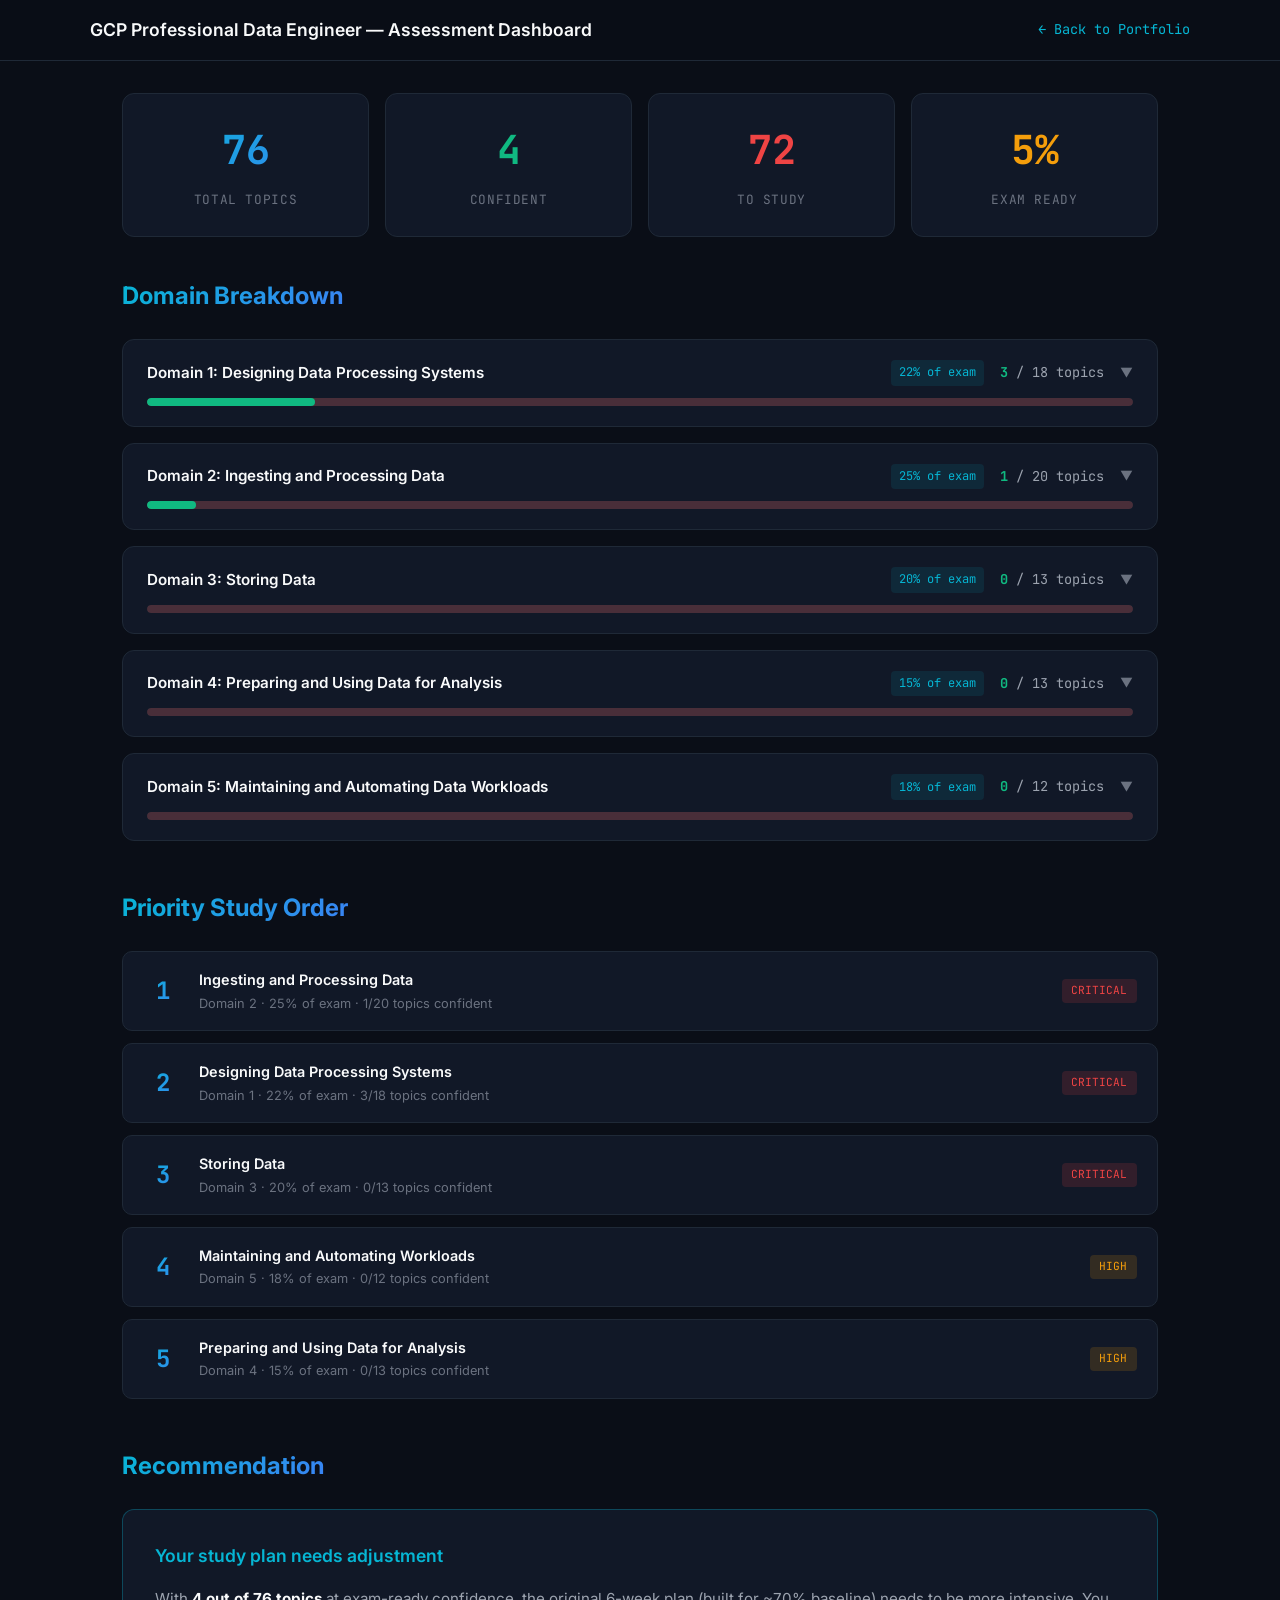
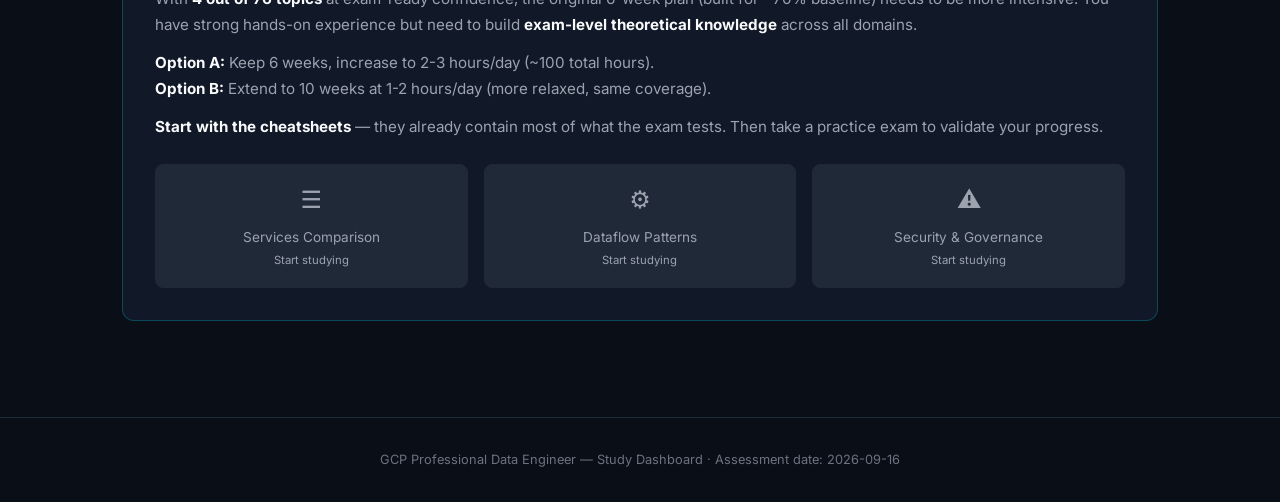
<file: website/assessment.html>
<!DOCTYPE html>
<html lang="en">
<head>
  <meta charset="UTF-8">
  <meta name="viewport" content="width=device-width, initial-scale=1.0">
  <title>GCP PDE — Self Assessment Dashboard</title>
  <link rel="preconnect" href="https://fonts.googleapis.com">
  <link rel="preconnect" href="https://fonts.gstatic.com" crossorigin>
  <link href="https://fonts.googleapis.com/css2?family=Inter:wght@300;400;500;600;700&family=JetBrains+Mono:wght@400;500&display=swap" rel="stylesheet">
  <link rel="icon" type="image/svg+xml" href="assets/favicon.svg">
  <style>
    :root {
      --bg-primary: #0a0e17;
      --bg-secondary: #111827;
      --bg-tertiary: #1f2937;
      --accent-primary: #06b6d4;
      --accent-secondary: #3b82f6;
      --accent-gradient: linear-gradient(135deg, #06b6d4, #3b82f6);
      --status-complete: #10b981;
      --status-in-progress: #f59e0b;
      --status-planned: #6b7280;
      --status-gap: #ef4444;
      --text-primary: #f9fafb;
      --text-secondary: #9ca3af;
      --text-muted: #6b7280;
      --border-subtle: #1f2937;
      --font-heading: 'Inter', system-ui, sans-serif;
      --font-body: 'Inter', system-ui, sans-serif;
      --font-mono: 'JetBrains Mono', 'Fira Code', monospace;
      --max-width: 1100px;
    }

    *, *::before, *::after { box-sizing: border-box; margin: 0; padding: 0; }

    body {
      font-family: var(--font-body);
      background: var(--bg-primary);
      color: var(--text-primary);
      line-height: 1.6;
      -webkit-font-smoothing: antialiased;
    }

    /* Header */
    .header {
      background: rgba(10, 14, 23, 0.95);
      backdrop-filter: blur(12px);
      border-bottom: 1px solid var(--border-subtle);
      padding: 1rem 2rem;
      position: sticky;
      top: 0;
      z-index: 100;
    }

    .header__inner {
      max-width: var(--max-width);
      margin: 0 auto;
      display: flex;
      align-items: center;
      justify-content: space-between;
    }

    .header__title {
      font-size: 1.1rem;
      font-weight: 600;
    }

    .header__back {
      font-family: var(--font-mono);
      font-size: 0.85rem;
      color: var(--accent-primary);
      text-decoration: none;
      transition: color 0.3s;
    }

    .header__back:hover { color: var(--accent-secondary); }

    /* Container */
    .container {
      max-width: var(--max-width);
      margin: 0 auto;
      padding: 2rem;
    }

    /* Summary Cards */
    .summary {
      display: grid;
      grid-template-columns: repeat(4, 1fr);
      gap: 1rem;
      margin-bottom: 2.5rem;
    }

    .summary-card {
      background: var(--bg-secondary);
      border: 1px solid var(--border-subtle);
      border-radius: 12px;
      padding: 1.5rem;
      text-align: center;
    }

    .summary-card__number {
      font-family: var(--font-mono);
      font-size: 2.5rem;
      font-weight: 700;
      display: block;
      margin-bottom: 0.25rem;
    }

    .summary-card__number--confident { color: var(--status-complete); }
    .summary-card__number--gap { color: var(--status-gap); }
    .summary-card__number--total {
      background: var(--accent-gradient);
      -webkit-background-clip: text;
      background-clip: text;
      -webkit-text-fill-color: transparent;
    }
    .summary-card__number--percent { color: var(--status-in-progress); }

    .summary-card__label {
      font-size: 0.8rem;
      color: var(--text-muted);
      text-transform: uppercase;
      letter-spacing: 0.05em;
      font-family: var(--font-mono);
    }

    /* Domain Breakdown */
    .section-title {
      font-size: 1.5rem;
      font-weight: 700;
      margin-bottom: 1.5rem;
      background: var(--accent-gradient);
      -webkit-background-clip: text;
      background-clip: text;
      -webkit-text-fill-color: transparent;
      display: inline-block;
    }

    .domains {
      display: flex;
      flex-direction: column;
      gap: 1rem;
      margin-bottom: 3rem;
    }

    .domain-bar {
      background: var(--bg-secondary);
      border: 1px solid var(--border-subtle);
      border-radius: 12px;
      padding: 1.25rem 1.5rem;
      cursor: pointer;
      transition: border-color 0.3s;
    }

    .domain-bar:hover { border-color: var(--accent-primary); }

    .domain-bar__header {
      display: flex;
      align-items: center;
      justify-content: space-between;
      margin-bottom: 0.75rem;
    }

    .domain-bar__name {
      font-size: 0.95rem;
      font-weight: 600;
    }

    .domain-bar__meta {
      display: flex;
      align-items: center;
      gap: 1rem;
    }

    .domain-bar__weight {
      font-family: var(--font-mono);
      font-size: 0.75rem;
      color: var(--accent-primary);
      background: rgba(6, 182, 212, 0.1);
      padding: 0.2rem 0.5rem;
      border-radius: 4px;
    }

    .domain-bar__score {
      font-family: var(--font-mono);
      font-size: 0.85rem;
      color: var(--text-secondary);
    }

    .domain-bar__score strong {
      color: var(--status-complete);
    }

    .domain-bar__track {
      height: 8px;
      background: var(--bg-tertiary);
      border-radius: 4px;
      overflow: hidden;
      position: relative;
    }

    .domain-bar__fill {
      height: 100%;
      border-radius: 4px;
      transition: width 1s ease;
      position: absolute;
      left: 0;
      top: 0;
    }

    .domain-bar__fill--confident {
      background: var(--status-complete);
      z-index: 2;
    }

    .domain-bar__fill--gap {
      background: var(--status-gap);
      opacity: 0.2;
      width: 100% !important;
      z-index: 1;
    }

    .domain-bar__arrow {
      font-size: 0.8rem;
      color: var(--text-muted);
      transition: transform 0.3s;
    }

    .domain-bar.open .domain-bar__arrow {
      transform: rotate(180deg);
    }

    /* Topic list inside domain */
    .domain-topics {
      display: none;
      margin-top: 1rem;
      padding-top: 1rem;
      border-top: 1px solid var(--border-subtle);
    }

    .domain-bar.open .domain-topics {
      display: block;
    }

    .topic {
      display: flex;
      align-items: center;
      gap: 0.75rem;
      padding: 0.5rem 0;
      border-bottom: 1px solid rgba(31, 41, 55, 0.5);
    }

    .topic:last-child { border-bottom: none; }

    .topic__status {
      width: 10px;
      height: 10px;
      border-radius: 50%;
      flex-shrink: 0;
    }

    .topic__status--confident { background: var(--status-complete); }
    .topic__status--gap { background: var(--status-gap); opacity: 0.5; }

    .topic__name {
      font-size: 0.85rem;
      color: var(--text-secondary);
    }

    .topic--confident .topic__name {
      color: var(--text-primary);
    }

    .topic__badge {
      font-family: var(--font-mono);
      font-size: 0.65rem;
      padding: 0.15rem 0.4rem;
      border-radius: 3px;
      margin-left: auto;
      flex-shrink: 0;
    }

    .topic__badge--confident {
      background: rgba(16, 185, 129, 0.1);
      color: var(--status-complete);
    }

    .topic__badge--gap {
      background: rgba(239, 68, 68, 0.1);
      color: var(--status-gap);
    }

    /* Priority List */
    .priority-list {
      display: flex;
      flex-direction: column;
      gap: 0.75rem;
      margin-bottom: 3rem;
    }

    .priority-item {
      display: flex;
      align-items: center;
      gap: 1rem;
      background: var(--bg-secondary);
      border: 1px solid var(--border-subtle);
      border-radius: 10px;
      padding: 1rem 1.25rem;
    }

    .priority-item__rank {
      font-family: var(--font-mono);
      font-size: 1.5rem;
      font-weight: 700;
      width: 40px;
      text-align: center;
      background: var(--accent-gradient);
      -webkit-background-clip: text;
      background-clip: text;
      -webkit-text-fill-color: transparent;
    }

    .priority-item__info {
      flex: 1;
    }

    .priority-item__name {
      font-size: 0.9rem;
      font-weight: 600;
      margin-bottom: 0.15rem;
    }

    .priority-item__detail {
      font-size: 0.8rem;
      color: var(--text-muted);
    }

    .priority-item__urgency {
      font-family: var(--font-mono);
      font-size: 0.7rem;
      padding: 0.2rem 0.6rem;
      border-radius: 4px;
      text-transform: uppercase;
    }

    .priority-item__urgency--critical {
      background: rgba(239, 68, 68, 0.15);
      color: var(--status-gap);
    }

    .priority-item__urgency--high {
      background: rgba(245, 158, 11, 0.15);
      color: var(--status-in-progress);
    }

    /* Recommendation */
    .recommendation {
      background: var(--bg-secondary);
      border: 1px solid rgba(6, 182, 212, 0.3);
      border-radius: 12px;
      padding: 2rem;
      margin-bottom: 2rem;
    }

    .recommendation__title {
      font-size: 1.1rem;
      font-weight: 600;
      margin-bottom: 1rem;
      color: var(--accent-primary);
    }

    .recommendation p {
      color: var(--text-secondary);
      font-size: 0.95rem;
      margin-bottom: 0.75rem;
      line-height: 1.7;
    }

    .recommendation strong {
      color: var(--text-primary);
    }

    /* Study link */
    .study-links {
      display: grid;
      grid-template-columns: repeat(3, 1fr);
      gap: 1rem;
      margin-top: 1.5rem;
    }

    .study-link {
      display: block;
      background: var(--bg-tertiary);
      border: 1px solid var(--border-subtle);
      border-radius: 8px;
      padding: 1rem;
      text-align: center;
      color: var(--text-secondary);
      text-decoration: none;
      font-size: 0.85rem;
      transition: all 0.3s;
    }

    .study-link:hover {
      border-color: var(--accent-primary);
      color: var(--text-primary);
      transform: translateY(-2px);
    }

    .study-link__icon {
      display: block;
      font-size: 1.5rem;
      margin-bottom: 0.5rem;
    }

    /* Footer */
    .footer {
      padding: 2rem;
      text-align: center;
      border-top: 1px solid var(--border-subtle);
      margin-top: 2rem;
    }

    .footer p {
      font-size: 0.8rem;
      color: var(--text-muted);
    }

    /* Responsive */
    @media (max-width: 768px) {
      .summary { grid-template-columns: repeat(2, 1fr); }
      .study-links { grid-template-columns: 1fr; }
    }

    @media (max-width: 480px) {
      .summary { grid-template-columns: 1fr; }
      .container { padding: 1rem; }
    }

    /* Animate on load */
    @keyframes fadeUp {
      from { opacity: 0; transform: translateY(20px); }
      to { opacity: 1; transform: translateY(0); }
    }

    .animate {
      animation: fadeUp 0.5s ease forwards;
      opacity: 0;
    }

    .animate:nth-child(1) { animation-delay: 0.1s; }
    .animate:nth-child(2) { animation-delay: 0.2s; }
    .animate:nth-child(3) { animation-delay: 0.3s; }
    .animate:nth-child(4) { animation-delay: 0.4s; }
    .animate:nth-child(5) { animation-delay: 0.5s; }
  </style>
</head>
<body>

  <header class="header">
    <div class="header__inner">
      <span class="header__title">GCP Professional Data Engineer — Assessment Dashboard</span>
      <a href="index.html" class="header__back">&larr; Back to Portfolio</a>
    </div>
  </header>

  <div class="container">

    <!-- Summary -->
    <div class="summary">
      <div class="summary-card animate">
        <span class="summary-card__number summary-card__number--total">76</span>
        <span class="summary-card__label">Total Topics</span>
      </div>
      <div class="summary-card animate">
        <span class="summary-card__number summary-card__number--confident">4</span>
        <span class="summary-card__label">Confident</span>
      </div>
      <div class="summary-card animate">
        <span class="summary-card__number summary-card__number--gap">72</span>
        <span class="summary-card__label">To Study</span>
      </div>
      <div class="summary-card animate">
        <span class="summary-card__number summary-card__number--percent">5%</span>
        <span class="summary-card__label">Exam Ready</span>
      </div>
    </div>

    <!-- Domain Breakdown -->
    <h2 class="section-title">Domain Breakdown</h2>
    <div class="domains" id="domains"></div>

    <!-- Priority Study Order -->
    <h2 class="section-title">Priority Study Order</h2>
    <div class="priority-list">
      <div class="priority-item animate">
        <span class="priority-item__rank">1</span>
        <div class="priority-item__info">
          <div class="priority-item__name">Ingesting and Processing Data</div>
          <div class="priority-item__detail">Domain 2 &middot; 25% of exam &middot; 1/20 topics confident</div>
        </div>
        <span class="priority-item__urgency priority-item__urgency--critical">Critical</span>
      </div>
      <div class="priority-item animate">
        <span class="priority-item__rank">2</span>
        <div class="priority-item__info">
          <div class="priority-item__name">Designing Data Processing Systems</div>
          <div class="priority-item__detail">Domain 1 &middot; 22% of exam &middot; 3/18 topics confident</div>
        </div>
        <span class="priority-item__urgency priority-item__urgency--critical">Critical</span>
      </div>
      <div class="priority-item animate">
        <span class="priority-item__rank">3</span>
        <div class="priority-item__info">
          <div class="priority-item__name">Storing Data</div>
          <div class="priority-item__detail">Domain 3 &middot; 20% of exam &middot; 0/13 topics confident</div>
        </div>
        <span class="priority-item__urgency priority-item__urgency--critical">Critical</span>
      </div>
      <div class="priority-item animate">
        <span class="priority-item__rank">4</span>
        <div class="priority-item__info">
          <div class="priority-item__name">Maintaining and Automating Workloads</div>
          <div class="priority-item__detail">Domain 5 &middot; 18% of exam &middot; 0/12 topics confident</div>
        </div>
        <span class="priority-item__urgency priority-item__urgency--high">High</span>
      </div>
      <div class="priority-item animate">
        <span class="priority-item__rank">5</span>
        <div class="priority-item__info">
          <div class="priority-item__name">Preparing and Using Data for Analysis</div>
          <div class="priority-item__detail">Domain 4 &middot; 15% of exam &middot; 0/13 topics confident</div>
        </div>
        <span class="priority-item__urgency priority-item__urgency--high">High</span>
      </div>
    </div>

    <!-- Recommendation -->
    <h2 class="section-title">Recommendation</h2>
    <div class="recommendation">
      <div class="recommendation__title">Your study plan needs adjustment</div>
      <p>
        With <strong>4 out of 76 topics</strong> at exam-ready confidence, the original 6-week plan
        (built for ~70% baseline) needs to be more intensive. You have strong hands-on experience
        but need to build <strong>exam-level theoretical knowledge</strong> across all domains.
      </p>
      <p>
        <strong>Option A:</strong> Keep 6 weeks, increase to 2-3 hours/day (~100 total hours).<br>
        <strong>Option B:</strong> Extend to 10 weeks at 1-2 hours/day (more relaxed, same coverage).
      </p>
      <p>
        <strong>Start with the cheatsheets</strong> — they already contain most of what the exam tests.
        Then take a practice exam to validate your progress.
      </p>

      <div class="study-links">
        <a href="study.html" class="study-link">
          <span class="study-link__icon">&#9776;</span>
          Services Comparison<br><small>Start studying</small>
        </a>
        <a href="study.html" class="study-link">
          <span class="study-link__icon">&#9881;</span>
          Dataflow Patterns<br><small>Start studying</small>
        </a>
        <a href="study.html" class="study-link">
          <span class="study-link__icon">&#9888;</span>
          Security & Governance<br><small>Start studying</small>
        </a>
      </div>
    </div>

  </div>

  <footer class="footer">
    <p>GCP Professional Data Engineer — Study Dashboard &middot; Assessment date: 2026-09-16</p>
  </footer>

  <script>
    (function () {
      'use strict';

      var domains = [
        {
          name: 'Designing Data Processing Systems',
          domain: 1,
          weight: 22,
          topics: [
            { name: 'Designing batch vs streaming pipelines', confident: true },
            { name: 'Choosing between Dataflow, Dataproc, and Data Fusion', confident: false },
            { name: 'Designing for exactly-once vs at-least-once processing', confident: false },
            { name: 'Windowing strategies (fixed, sliding, session, global)', confident: false },
            { name: 'Watermarks and late data handling', confident: false },
            { name: 'Pipeline orchestration with Composer/Airflow', confident: true },
            { name: 'Choosing between BigQuery, Bigtable, Spanner, Cloud SQL', confident: true },
            { name: 'BigQuery partitioning strategies (time, range, ingestion)', confident: false },
            { name: 'BigQuery clustering and when to use it', confident: false },
            { name: 'Bigtable schema design (row key, column families)', confident: false },
            { name: 'Spanner schema design and interleaved tables', confident: false },
            { name: 'Cloud Storage classes (Standard, Nearline, Coldline, Archive)', confident: false },
            { name: 'Data lake vs data warehouse architecture', confident: false },
            { name: 'Designing for scalability and high availability', confident: false },
            { name: 'Data consistency vs availability trade-offs', confident: false },
            { name: 'Multi-region data architecture', confident: false },
            { name: 'Hybrid and multi-cloud data architectures', confident: false },
            { name: 'Designing for cost optimization', confident: false },
          ]
        },
        {
          name: 'Ingesting and Processing Data',
          domain: 2,
          weight: 25,
          topics: [
            { name: 'Pub/Sub: topics, subscriptions, push vs pull', confident: true },
            { name: 'Pub/Sub: ordering, deduplication, dead-letter topics', confident: false },
            { name: 'Pub/Sub Lite vs Pub/Sub: when to use each', confident: false },
            { name: 'Streaming ingestion patterns', confident: false },
            { name: 'Batch ingestion patterns (Transfer Service, gsutil)', confident: false },
            { name: 'Change Data Capture (CDC) patterns', confident: false },
            { name: 'IoT Core and IoT data ingestion', confident: false },
            { name: 'Apache Beam programming model (PCollections, transforms)', confident: false },
            { name: 'ParDo, GroupByKey, CoGroupByKey, Combine', confident: false },
            { name: 'Side inputs and side outputs', confident: false },
            { name: 'Dataflow templates vs Flex Templates', confident: false },
            { name: 'Dataflow autoscaling and worker configuration', confident: false },
            { name: 'Dataflow streaming vs batch execution', confident: false },
            { name: 'Dataflow monitoring and troubleshooting', confident: false },
            { name: 'Dataflow shuffle service and streaming engine', confident: false },
            { name: 'Dataproc: Spark and Hadoop on GCP', confident: false },
            { name: 'Dataproc: cluster config, autoscaling, preemptible VMs', confident: false },
            { name: 'Dataproc Serverless vs standard clusters', confident: false },
            { name: 'Data Fusion: visual ETL pipelines', confident: false },
            { name: 'BigQuery: loading data (batch, streaming, DML, Storage Write API)', confident: false },
          ]
        },
        {
          name: 'Storing Data',
          domain: 3,
          weight: 20,
          topics: [
            { name: 'Cloud SQL: configuration, HA, read replicas', confident: false },
            { name: 'Cloud Spanner: architecture, TrueTime, global distribution', confident: false },
            { name: 'AlloyDB: when to use vs Cloud SQL', confident: false },
            { name: 'Database migration strategies (DMS)', confident: false },
            { name: 'Bigtable: architecture (tablets, nodes, SSDs vs HDDs)', confident: false },
            { name: 'Bigtable: performance optimization and monitoring', confident: false },
            { name: 'Firestore/Datastore: document model, when to use', confident: false },
            { name: 'Memorystore (Redis/Memcached): caching patterns', confident: false },
            { name: 'BigQuery: storage architecture (Capacitor, Colossus)', confident: false },
            { name: 'BigQuery: external tables, federated queries', confident: false },
            { name: 'Cloud Storage: lifecycle policies, retention, versioning', confident: false },
            { name: 'Cloud Storage: signed URLs, ACLs vs IAM', confident: false },
            { name: 'Transfer Service and Transfer Appliance', confident: false },
          ]
        },
        {
          name: 'Preparing and Using Data for Analysis',
          domain: 4,
          weight: 15,
          topics: [
            { name: 'Dataprep (Trifacta): interactive data cleaning', confident: false },
            { name: 'BigQuery: UDFs (SQL and JavaScript)', confident: false },
            { name: 'BigQuery: scripting and stored procedures', confident: false },
            { name: 'Data quality validation strategies', confident: false },
            { name: 'BigQuery ML: CREATE MODEL, supported algorithms', confident: false },
            { name: 'BigQuery ML: TRANSFORM, EVALUATE, PREDICT', confident: false },
            { name: 'Vertex AI: AutoML vs custom training', confident: false },
            { name: 'Vertex AI: Feature Store', confident: false },
            { name: 'Vertex AI: Model monitoring and drift detection', confident: false },
            { name: 'TensorFlow/PyTorch on GCP (high-level concepts)', confident: false },
            { name: 'Looker and Looker Studio (Data Studio)', confident: false },
            { name: 'BigQuery BI Engine', confident: false },
            { name: 'Connected Sheets (BigQuery + Google Sheets)', confident: false },
          ]
        },
        {
          name: 'Maintaining and Automating Data Workloads',
          domain: 5,
          weight: 18,
          topics: [
            { name: 'Cloud Monitoring: metrics, alerts, dashboards', confident: false },
            { name: 'Cloud Logging: log sinks, log-based metrics', confident: false },
            { name: 'Data pipeline SLAs and error handling strategies', confident: false },
            { name: 'IAM: roles, service accounts, least privilege', confident: false },
            { name: 'Encryption: CMEK, CSEK, default encryption', confident: false },
            { name: 'VPC Service Controls for data services', confident: false },
            { name: 'Data Loss Prevention (DLP): inspection, de-identification', confident: false },
            { name: 'Terraform for GCP data infrastructure', confident: false },
            { name: 'CI/CD for data pipelines (Cloud Build)', confident: false },
            { name: 'Composer/Airflow: DAG design, scheduling, sensors', confident: false },
            { name: 'Data Catalog / Dataplex: metadata, data lineage, quality', confident: false },
            { name: 'BigQuery: query optimization (slots, BI Engine, materialized views)', confident: false },
          ]
        }
      ];

      var container = document.getElementById('domains');

      domains.forEach(function (d) {
        var confidentCount = d.topics.filter(function (t) { return t.confident; }).length;
        var totalCount = d.topics.length;
        var pct = Math.round((confidentCount / totalCount) * 100);

        var div = document.createElement('div');
        div.className = 'domain-bar animate';

        var topicsHtml = d.topics.map(function (t) {
          var cls = t.confident ? 'topic topic--confident' : 'topic';
          var dotCls = t.confident ? 'topic__status topic__status--confident' : 'topic__status topic__status--gap';
          var badgeCls = t.confident ? 'topic__badge topic__badge--confident' : 'topic__badge topic__badge--gap';
          var badgeText = t.confident ? 'Confident' : 'Study';
          return '<div class="' + cls + '">' +
            '<div class="' + dotCls + '"></div>' +
            '<span class="topic__name">' + t.name + '</span>' +
            '<span class="' + badgeCls + '">' + badgeText + '</span>' +
            '</div>';
        }).join('');

        div.innerHTML =
          '<div class="domain-bar__header">' +
            '<span class="domain-bar__name">Domain ' + d.domain + ': ' + d.name + '</span>' +
            '<div class="domain-bar__meta">' +
              '<span class="domain-bar__weight">' + d.weight + '% of exam</span>' +
              '<span class="domain-bar__score"><strong>' + confidentCount + '</strong> / ' + totalCount + ' topics</span>' +
              '<span class="domain-bar__arrow">&#9660;</span>' +
            '</div>' +
          '</div>' +
          '<div class="domain-bar__track">' +
            '<div class="domain-bar__fill domain-bar__fill--gap"></div>' +
            '<div class="domain-bar__fill domain-bar__fill--confident" style="width: ' + pct + '%;"></div>' +
          '</div>' +
          '<div class="domain-topics">' + topicsHtml + '</div>';

        div.addEventListener('click', function () {
          this.classList.toggle('open');
        });

        container.appendChild(div);
      });
    })();
  </script>
</body>
</html>
</file>
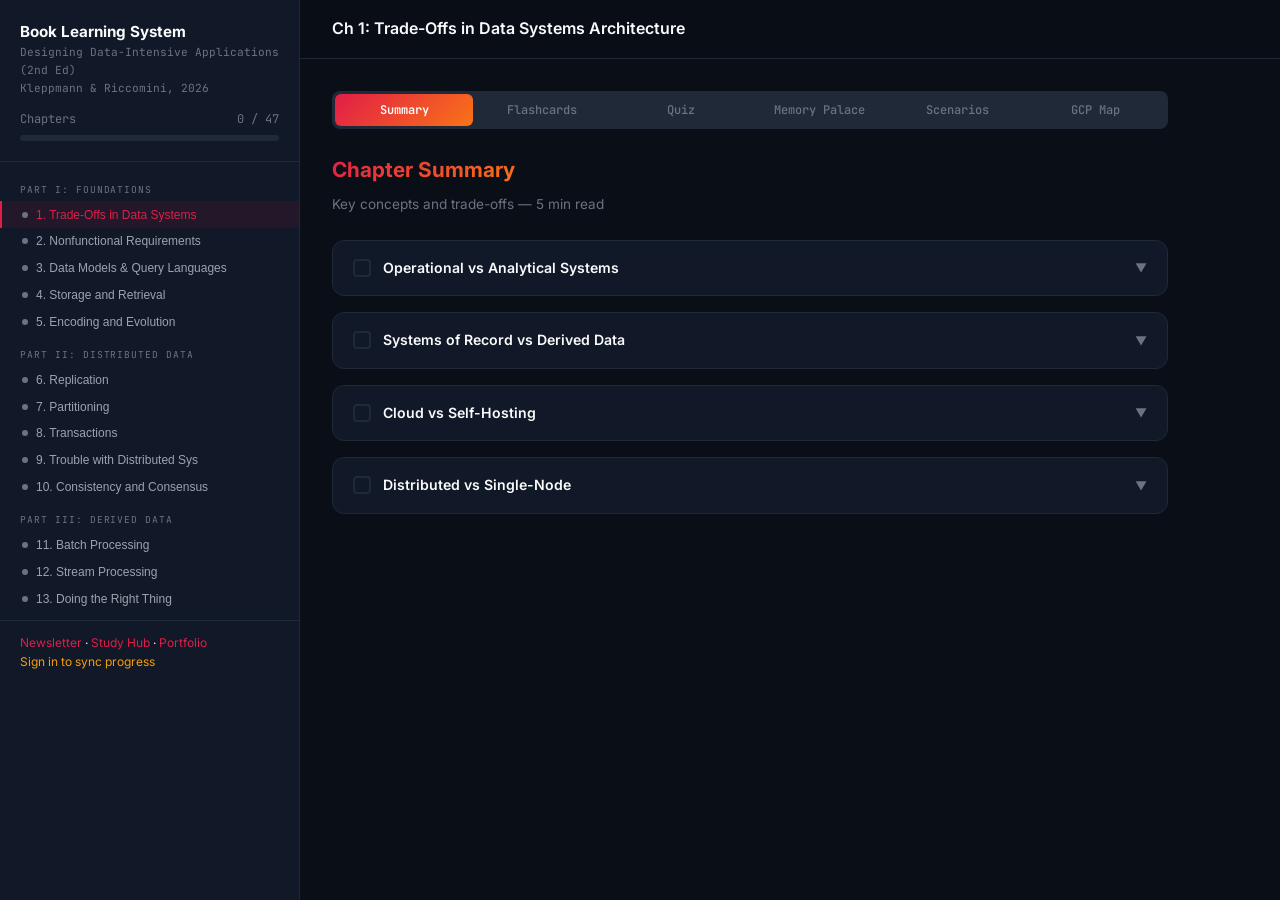
<file: website/book-ddia.html>
<!DOCTYPE html>
<html lang="en">
<head>
  <meta charset="UTF-8">
  <meta name="viewport" content="width=device-width, initial-scale=1.0">
  <title>DDIA — Book Learning System</title>
  <link rel="preconnect" href="https://fonts.googleapis.com">
  <link rel="preconnect" href="https://fonts.gstatic.com" crossorigin>
  <link href="https://fonts.googleapis.com/css2?family=Inter:wght@300;400;500;600;700&family=JetBrains+Mono:wght@400;500&display=swap" rel="stylesheet">
  <link rel="icon" type="image/svg+xml" href="assets/favicon.svg">
  <style>
    :root{--bg-primary:#0a0e17;--bg-secondary:#111827;--bg-tertiary:#1f2937;--accent-primary:#e11d48;--accent-secondary:#f43f5e;--accent-gradient:linear-gradient(135deg,#e11d48,#f97316);--status-complete:#10b981;--status-in-progress:#f59e0b;--status-planned:#6b7280;--text-primary:#f9fafb;--text-secondary:#9ca3af;--text-muted:#6b7280;--border-subtle:#1f2937;--font-body:'Inter',system-ui,sans-serif;--font-mono:'JetBrains Mono','Fira Code',monospace}
    *,*::before,*::after{box-sizing:border-box;margin:0;padding:0}
    body{font-family:var(--font-body);background:var(--bg-primary);color:var(--text-primary);line-height:1.6;-webkit-font-smoothing:antialiased}
    .app{display:flex;min-height:100vh}
    .sidebar{width:300px;background:var(--bg-secondary);border-right:1px solid var(--border-subtle);position:fixed;top:0;left:0;bottom:0;overflow-y:auto;z-index:50}
    .sidebar__header{padding:1.25rem;border-bottom:1px solid var(--border-subtle)}
    .sidebar__title{font-size:.95rem;font-weight:700}.sidebar__book{font-size:.7rem;color:var(--text-muted);font-family:var(--font-mono)}
    .sidebar__progress{margin-top:.75rem}.sidebar__progress-text{display:flex;justify-content:space-between;font-size:.75rem;color:var(--text-muted);margin-bottom:.35rem;font-family:var(--font-mono)}
    .sidebar__progress-bar{height:6px;background:var(--bg-tertiary);border-radius:3px;overflow:hidden}.sidebar__progress-fill{height:100%;background:var(--accent-gradient);border-radius:3px;transition:width .5s ease}
    .sidebar__nav{padding:.5rem 0}
    .sidebar__section-title{font-size:.6rem;font-family:var(--font-mono);color:var(--text-muted);text-transform:uppercase;letter-spacing:.1em;padding:.75rem 1.25rem .25rem}
    .sidebar__link{display:flex;align-items:center;gap:.5rem;padding:.4rem 1.25rem;color:var(--text-secondary);text-decoration:none;font-size:.75rem;transition:all .2s;border-left:2px solid transparent;cursor:pointer;background:none;border-right:none;border-top:none;border-bottom:none;width:100%;text-align:left}
    .sidebar__link:hover{color:var(--text-primary);background:rgba(225,29,72,.05)}.sidebar__link.active{color:var(--accent-primary);border-left-color:var(--accent-primary);background:rgba(225,29,72,.08)}
    .sidebar__link-dot{width:6px;height:6px;border-radius:50%;background:var(--status-planned);flex-shrink:0}.sidebar__link-dot--done{background:var(--status-complete)}.sidebar__link-dot--active{background:var(--status-in-progress)}
    .sidebar__link-count{margin-left:auto;font-family:var(--font-mono);font-size:.6rem;color:var(--text-muted)}
    .sidebar__footer{padding:.75rem 1.25rem;border-top:1px solid var(--border-subtle);font-size:.75rem}.sidebar__footer a{color:var(--accent-primary);text-decoration:none}
    .sidebar-toggle{display:none;position:fixed;bottom:1.5rem;right:1.5rem;z-index:60;width:48px;height:48px;border-radius:50%;background:var(--accent-gradient);border:none;color:white;font-size:1.2rem;cursor:pointer;box-shadow:0 4px 15px rgba(225,29,72,.3);align-items:center;justify-content:center}
    .main{margin-left:300px;flex:1;min-width:0}
    .main__header{position:sticky;top:0;z-index:40;background:rgba(10,14,23,.95);backdrop-filter:blur(12px);border-bottom:1px solid var(--border-subtle);padding:1rem 2rem;display:flex;align-items:center;justify-content:space-between}
    .main__header h1{font-size:1rem;font-weight:600}
    /* Tabs */
    .mode-tabs{display:flex;gap:0;background:var(--bg-tertiary);border-radius:8px;padding:3px;margin-bottom:1.5rem}
    .mode-tab{flex:1;padding:.5rem;text-align:center;font-size:.75rem;font-weight:500;color:var(--text-muted);cursor:pointer;border-radius:6px;border:none;background:none;transition:all .2s;font-family:var(--font-mono)}
    .mode-tab.active{background:var(--accent-gradient);color:white;font-weight:600}
    .content{padding:2rem;max-width:900px}
    .section-title{font-size:1.3rem;font-weight:700;margin-bottom:.5rem;background:var(--accent-gradient);-webkit-background-clip:text;background-clip:text;-webkit-text-fill-color:transparent;display:inline-block}
    .section-desc{color:var(--text-muted);font-size:.85rem;margin-bottom:1.5rem}
    /* Cards */
    .card{background:var(--bg-secondary);border:1px solid var(--border-subtle);border-radius:12px;margin-bottom:1rem;overflow:hidden}
    .card__header{padding:1rem 1.25rem;cursor:pointer;display:flex;align-items:center;justify-content:space-between;transition:background .2s}
    .card__header:hover{background:rgba(225,29,72,.03)}
    .card__header-left{display:flex;align-items:center;gap:.75rem}
    .card__checkbox{appearance:none;-webkit-appearance:none;width:18px;height:18px;border:2px solid var(--border-subtle);border-radius:4px;cursor:pointer;position:relative;flex-shrink:0;transition:all .2s}
    .card__checkbox:checked{background:var(--status-complete);border-color:var(--status-complete)}
    .card__checkbox:checked::after{content:'\2713';position:absolute;top:50%;left:50%;transform:translate(-50%,-50%);color:#fff;font-size:.65rem;font-weight:700}
    .card__name{font-size:.88rem;font-weight:600}
    .card.checked .card__name{color:var(--status-complete);text-decoration:line-through;opacity:.7}
    .card__arrow{color:var(--text-muted);font-size:.75rem;transition:transform .3s}
    .card.open .card__arrow{transform:rotate(180deg)}
    .card__body{display:none;padding:0 1.25rem 1.25rem;border-top:1px solid var(--border-subtle)}.card.open .card__body{display:block}
    .card__body h3{font-size:.85rem;font-weight:600;color:var(--accent-primary);margin:1rem 0 .4rem}.card__body h3:first-child{margin-top:.75rem}
    .card__body p{color:var(--text-secondary);font-size:.82rem;line-height:1.7;margin-bottom:.4rem}
    .card__body strong{color:var(--text-primary)}
    .card__body ul{list-style:none;margin-bottom:.6rem}.card__body ul li{color:var(--text-secondary);font-size:.82rem;line-height:1.5;padding-left:.9rem;position:relative;margin-bottom:.25rem}
    .card__body ul li::before{content:'';position:absolute;left:0;top:.5rem;width:4px;height:4px;border-radius:50%;background:var(--accent-primary)}
    .card__body table{width:100%;border-collapse:collapse;margin:.6rem 0;font-size:.78rem}
    .card__body th{text-align:left;padding:.4rem .6rem;background:var(--bg-tertiary);color:var(--accent-primary);font-family:var(--font-mono);font-weight:500;font-size:.7rem;border-bottom:1px solid var(--border-subtle)}
    .card__body td{padding:.4rem .6rem;color:var(--text-secondary);border-bottom:1px solid rgba(31,41,55,.5)}
    .card__body pre{background:var(--bg-tertiary);border:1px solid var(--border-subtle);border-radius:8px;padding:.75rem;margin:.6rem 0;font-family:var(--font-mono);font-size:.73rem;color:var(--accent-primary);overflow-x:auto;line-height:1.4;white-space:pre}
    /* Flashcard */
    .flashcard{background:var(--bg-secondary);border:1px solid var(--border-subtle);border-radius:12px;padding:1.5rem;margin-bottom:1rem;cursor:pointer;min-height:120px;display:flex;align-items:center;justify-content:center;text-align:center;transition:all .3s}
    .flashcard:hover{border-color:var(--accent-primary)}
    .flashcard__front{font-size:.95rem;font-weight:600}.flashcard__back{display:none;font-size:.85rem;color:var(--text-secondary);line-height:1.6}
    .flashcard.flipped .flashcard__front{display:none}.flashcard.flipped .flashcard__back{display:block}
    .flashcard__hint{font-family:var(--font-mono);font-size:.65rem;color:var(--text-muted);margin-top:.75rem}
    .fc-controls{display:flex;gap:.5rem;justify-content:center;margin-bottom:1.5rem}
    .fc-btn{padding:.4rem 1rem;border-radius:6px;border:1px solid var(--border-subtle);background:var(--bg-secondary);color:var(--text-secondary);cursor:pointer;font-size:.8rem;transition:all .2s}
    .fc-btn:hover{border-color:var(--accent-primary);color:var(--text-primary)}
    .fc-btn--know{border-color:rgba(16,185,129,.3);color:var(--status-complete)}.fc-btn--hard{border-color:rgba(225,29,72,.3);color:var(--accent-primary)}
    /* Quiz */
    .quiz-q{background:var(--bg-secondary);border:1px solid var(--border-subtle);border-radius:12px;padding:1.25rem;margin-bottom:1rem}
    .quiz-q__text{font-size:.9rem;font-weight:600;margin-bottom:.75rem}
    .quiz-q__options{display:flex;flex-direction:column;gap:.4rem}
    .quiz-opt{padding:.6rem .9rem;border:1px solid var(--border-subtle);border-radius:8px;cursor:pointer;font-size:.82rem;color:var(--text-secondary);transition:all .2s;background:var(--bg-tertiary)}
    .quiz-opt:hover{border-color:var(--accent-primary);color:var(--text-primary)}
    .quiz-opt.correct{border-color:var(--status-complete);background:rgba(16,185,129,.1);color:var(--status-complete)}
    .quiz-opt.wrong{border-color:var(--accent-primary);background:rgba(225,29,72,.1);color:var(--accent-primary)}
    .quiz-opt.disabled{pointer-events:none}
    .quiz-explain{margin-top:.6rem;padding:.6rem;background:rgba(16,185,129,.05);border-radius:6px;font-size:.78rem;color:var(--text-secondary);display:none}
    /* Memory Palace */
    .palace-room{background:var(--bg-secondary);border:1px solid var(--border-subtle);border-radius:12px;padding:1.25rem;margin-bottom:1rem}
    .palace-room__name{font-size:.9rem;font-weight:600;margin-bottom:.5rem;color:var(--accent-primary)}
    .palace-room__desc{font-size:.82rem;color:var(--text-secondary);margin-bottom:.6rem;font-style:italic}
    .palace-room__items{display:flex;flex-direction:column;gap:.4rem}
    .palace-item{display:flex;gap:.6rem;font-size:.8rem;padding:.4rem .6rem;background:var(--bg-tertiary);border-radius:6px}
    .palace-item__object{font-weight:600;color:var(--text-primary);min-width:120px}
    .palace-item__concept{color:var(--text-secondary)}
    /* Scenario */
    .scenario{background:var(--bg-secondary);border:1px solid var(--border-subtle);border-radius:12px;padding:1.25rem;margin-bottom:1rem}
    .scenario__context{font-size:.85rem;color:var(--text-secondary);margin-bottom:.75rem;line-height:1.6;border-left:3px solid var(--accent-primary);padding-left:.75rem}
    .scenario__question{font-size:.9rem;font-weight:600;margin-bottom:.5rem}
    .scenario__answer{display:none;margin-top:.75rem;padding:.75rem;background:rgba(16,185,129,.05);border-radius:8px;font-size:.82rem;color:var(--text-secondary);line-height:1.6}
    .scenario__toggle{font-size:.75rem;color:var(--accent-primary);cursor:pointer;font-family:var(--font-mono);border:none;background:none;padding:0}
    .tip{background:rgba(245,158,11,.08);border-left:3px solid #f59e0b;border-radius:0 8px 8px 0;padding:.6rem .85rem;margin:.6rem 0;font-size:.78rem}
    .tip__label{font-family:var(--font-mono);font-size:.65rem;color:#f59e0b;text-transform:uppercase;margin-bottom:.15rem}.tip p{color:var(--text-secondary);margin:0}

    @media(max-width:768px){.sidebar{transform:translateX(-100%);transition:transform .3s}.sidebar.open{transform:translateX(0)}.sidebar-toggle{display:flex}.main{margin-left:0}.content{padding:1.5rem 1rem}}
  </style>
</head>
<body>
<div class="app">
  <aside class="sidebar" id="sidebar">
    <div class="sidebar__header">
      <div class="sidebar__title">Book Learning System</div>
      <div class="sidebar__book">Designing Data-Intensive Applications (2nd Ed)</div>
      <div class="sidebar__book">Kleppmann & Riccomini, 2026</div>
      <div class="sidebar__progress"><div class="sidebar__progress-text"><span>Chapters</span><span id="progressText">0 / 13</span></div><div class="sidebar__progress-bar"><div class="sidebar__progress-fill" id="progressFill" style="width:0%"></div></div></div>
    </div>
    <nav class="sidebar__nav" id="sidebarNav">
      <div class="sidebar__section-title">Part I: Foundations</div>
      <button class="sidebar__link active" data-ch="ch1"><span class="sidebar__link-dot"></span>1. Trade-Offs in Data Systems</button>
      <button class="sidebar__link" data-ch="ch2"><span class="sidebar__link-dot"></span>2. Nonfunctional Requirements</button>
      <button class="sidebar__link" data-ch="ch3"><span class="sidebar__link-dot"></span>3. Data Models & Query Languages</button>
      <button class="sidebar__link" data-ch="ch4"><span class="sidebar__link-dot"></span>4. Storage and Retrieval</button>
      <button class="sidebar__link" data-ch="ch5"><span class="sidebar__link-dot"></span>5. Encoding and Evolution</button>
      <div class="sidebar__section-title">Part II: Distributed Data</div>
      <button class="sidebar__link" data-ch="ch6"><span class="sidebar__link-dot"></span>6. Replication</button>
      <button class="sidebar__link" data-ch="ch7"><span class="sidebar__link-dot"></span>7. Partitioning</button>
      <button class="sidebar__link" data-ch="ch8"><span class="sidebar__link-dot"></span>8. Transactions</button>
      <button class="sidebar__link" data-ch="ch9"><span class="sidebar__link-dot"></span>9. Trouble with Distributed Sys</button>
      <button class="sidebar__link" data-ch="ch10"><span class="sidebar__link-dot"></span>10. Consistency and Consensus</button>
      <div class="sidebar__section-title">Part III: Derived Data</div>
      <button class="sidebar__link" data-ch="ch11"><span class="sidebar__link-dot"></span>11. Batch Processing</button>
      <button class="sidebar__link" data-ch="ch12"><span class="sidebar__link-dot"></span>12. Stream Processing</button>
      <button class="sidebar__link" data-ch="ch13"><span class="sidebar__link-dot"></span>13. Doing the Right Thing</button>
    </nav>
    <div class="sidebar__footer">
      <a href="newsletter.html">Newsletter</a> &middot; <a href="gcp-architect-study.html">Study Hub</a> &middot; <a href="index.html">Portfolio</a>
      <br><span id="authStatus"></span>
    </div>
  </aside>
  <button class="sidebar-toggle" id="sidebarToggle">&#9776;</button>
  <div class="main">
    <header class="main__header"><h1 id="chapterTitle">Ch 1: Trade-Offs in Data Systems Architecture</h1></header>
    <div class="content">
      <div class="mode-tabs">
        <button class="mode-tab active" onclick="switchMode('summary')">Summary</button>
        <button class="mode-tab" onclick="switchMode('flashcards')">Flashcards</button>
        <button class="mode-tab" onclick="switchMode('quiz')">Quiz</button>
        <button class="mode-tab" onclick="switchMode('palace')">Memory Palace</button>
        <button class="mode-tab" onclick="switchMode('scenarios')">Scenarios</button>
        <button class="mode-tab" onclick="switchMode('gcpmap')">GCP Map</button>
      </div>
      <div id="modeContent"></div>
    </div>
  </div>
</div>
<script src="js/auth.js"></script>
<script src="js/ddia-data.js"></script>
<script>
var checkedItems = {};
(function(){
var STORAGE_KEY='ddia-book-progress';
function loadProgress(){return loadProgressFromAPI(STORAGE_KEY)}
function saveProgress(){saveProgressToAPI(STORAGE_KEY)}

var chapters = DDIA_CHAPTERS;

var currentCh='ch1';var currentMode='summary';

function switchMode(mode){
  currentMode=mode;
  document.querySelectorAll('.mode-tab').forEach(function(t){t.classList.remove('active')});
  event.target.classList.add('active');
  renderContent();
}
window.switchMode=switchMode;

function renderContent(){
  var ch=chapters[currentCh];if(!ch)return;
  document.getElementById('chapterTitle').textContent=ch.title;
  var el=document.getElementById('modeContent');
  var html='';

  if(currentMode==='summary'){
    html='<h2 class="section-title">Chapter Summary</h2><p class="section-desc">Key concepts and trade-offs — 5 min read</p>';
    ch.summary.forEach(function(s){
      var isChecked=checkedItems[s.id]||false;
      html+='<div class="card'+(isChecked?' checked':'')+'" data-id="'+s.id+'"><div class="card__header"><div class="card__header-left"><input type="checkbox" class="card__checkbox" '+(isChecked?'checked':'')+' data-id="'+s.id+'"><span class="card__name">'+s.name+'</span></div><span class="card__arrow">&#9660;</span></div><div class="card__body">'+s.content+'</div></div>';
    });
  } else if(currentMode==='flashcards'){
    html='<h2 class="section-title">Flashcards</h2><p class="section-desc">Click to flip. Review at increasing intervals for maximum retention.</p><div class="fc-controls"><button class="fc-btn" onclick="prevCard()">&#9664; Prev</button><button class="fc-btn fc-btn--hard" onclick="nextCard()">Hard (see again soon)</button><button class="fc-btn fc-btn--know" onclick="nextCard()">Got it &#10003;</button></div>';
    html+='<div id="fcContainer"></div><p style="text-align:center;font-family:var(--font-mono);font-size:.75rem;color:var(--text-muted)" id="fcCounter"></p>';
  } else if(currentMode==='quiz'){
    html='<h2 class="section-title">Quiz</h2><p class="section-desc">Test your understanding — active recall is 3x more effective than re-reading.</p>';
    ch.quiz.forEach(function(q,i){
      html+='<div class="quiz-q"><div class="quiz-q__text">'+(i+1)+'. '+q.q+'</div><div class="quiz-q__options">';
      q.opts.forEach(function(opt,j){
        html+='<div class="quiz-opt" data-qi="'+i+'" data-oi="'+j+'" onclick="checkAnswer('+i+','+j+')">'+String.fromCharCode(65+j)+'. '+opt+'</div>';
      });
      html+='</div><div class="quiz-explain" id="explain-'+i+'">'+q.explain+'</div></div>';
    });
  } else if(currentMode==='palace'){
    html='<h2 class="section-title">Memory Palace</h2><p class="section-desc">Walk through your house. Each room holds a concept. Spatial memory is the strongest human memory system.</p>';
    ch.palace.forEach(function(r){
      html+='<div class="palace-room"><div class="palace-room__name">&#127968; '+r.room+'</div><div class="palace-room__desc">"'+r.desc+'"</div><div class="palace-room__items">';
      r.items.forEach(function(it){
        html+='<div class="palace-item"><span class="palace-item__object">'+it.obj+' &rarr;</span><span class="palace-item__concept">'+it.concept+'</span></div>';
      });
      html+='</div></div>';
    });
  } else if(currentMode==='scenarios'){
    html='<h2 class="section-title">Real-World Scenarios</h2><p class="section-desc">Architecture decisions based on this chapter. Think before revealing the answer.</p>';
    ch.scenarios.forEach(function(s,i){
      html+='<div class="scenario"><div class="scenario__context">'+s.context+'</div><div class="scenario__question">'+s.question+'</div><button class="scenario__toggle" onclick="this.nextElementSibling.style.display=this.nextElementSibling.style.display===\'block\'?\'none\':\'block\'">Show Answer &#9660;</button><div class="scenario__answer">'+s.answer+'</div></div>';
    });
  } else if(currentMode==='gcpmap'){
    html='<h2 class="section-title">GCP Mapping</h2><p class="section-desc">Every book concept mapped to a GCP service you use at work.</p><table style="width:100%;border-collapse:collapse;font-size:.82rem"><thead><tr><th style="text-align:left;padding:.5rem .75rem;background:var(--bg-tertiary);color:var(--accent-primary);font-family:var(--font-mono);font-size:.72rem;border-bottom:1px solid var(--border-subtle)">Book Concept</th><th style="text-align:left;padding:.5rem .75rem;background:var(--bg-tertiary);color:var(--accent-primary);font-family:var(--font-mono);font-size:.72rem;border-bottom:1px solid var(--border-subtle)">GCP Service</th><th style="text-align:left;padding:.5rem .75rem;background:var(--bg-tertiary);color:var(--accent-primary);font-family:var(--font-mono);font-size:.72rem;border-bottom:1px solid var(--border-subtle)">Why</th></tr></thead><tbody>';
    ch.gcpmap.forEach(function(m){
      html+='<tr><td style="padding:.5rem .75rem;color:var(--text-primary);border-bottom:1px solid rgba(31,41,55,.5);font-weight:600">'+m.concept+'</td><td style="padding:.5rem .75rem;color:var(--text-secondary);border-bottom:1px solid rgba(31,41,55,.5)"><strong>'+m.service+'</strong></td><td style="padding:.5rem .75rem;color:var(--text-muted);border-bottom:1px solid rgba(31,41,55,.5)">'+m.why+'</td></tr>';
    });
    html+='</tbody></table>';
  }

  el.innerHTML=html;

  // Bind events
  if(currentMode==='summary'){
    el.querySelectorAll('.card__header').forEach(function(h){h.addEventListener('click',function(e){if(e.target.classList.contains('card__checkbox'))return;this.parentElement.classList.toggle('open')})});
    el.querySelectorAll('.card__checkbox').forEach(function(cb){cb.addEventListener('change',function(e){e.stopPropagation();checkedItems[this.dataset.id]=this.checked;saveProgress();updateProgress();var card=this.closest('.card');if(this.checked)card.classList.add('checked');else card.classList.remove('checked')})});
  }
  if(currentMode==='flashcards') renderFlashcard();
}

// Flashcard navigation
var fcIndex=0;
function renderFlashcard(){
  var cards=chapters[currentCh].flashcards;if(!cards||!cards.length)return;
  if(fcIndex>=cards.length)fcIndex=0;if(fcIndex<0)fcIndex=cards.length-1;
  var c=cards[fcIndex];
  var el=document.getElementById('fcContainer');
  el.innerHTML='<div class="flashcard" onclick="this.classList.toggle(\'flipped\')"><div class="flashcard__front">'+c.q+'<div class="flashcard__hint">Click to reveal answer</div></div><div class="flashcard__back">'+c.a+'</div></div>';
  document.getElementById('fcCounter').textContent=(fcIndex+1)+' / '+cards.length;
}
window.prevCard=function(){fcIndex--;renderFlashcard()};
window.nextCard=function(){fcIndex++;renderFlashcard()};

// Quiz
window.checkAnswer=function(qi,oi){
  var q=chapters[currentCh].quiz[qi];
  var opts=document.querySelectorAll('[data-qi="'+qi+'"]');
  opts.forEach(function(o){o.classList.add('disabled');if(parseInt(o.dataset.oi)===q.correct)o.classList.add('correct');else if(parseInt(o.dataset.oi)===oi)o.classList.add('wrong')});
  document.getElementById('explain-'+qi).style.display='block';
};

// Progress
function updateProgress(){
  var total=0;var done=0;
  for(var ch in chapters){chapters[ch].summary.forEach(function(s){total++;if(checkedItems[s.id])done++})}
  document.getElementById('progressText').textContent=done+' / '+total;
  document.getElementById('progressFill').style.width=(total>0?Math.round(done/total*100):0)+'%';
}

// Navigation
document.querySelectorAll('.sidebar__link').forEach(function(link){
  link.addEventListener('click',function(){
    currentCh=this.dataset.ch;fcIndex=0;
    document.querySelectorAll('.sidebar__link').forEach(function(l){l.classList.remove('active')});
    this.classList.add('active');
    document.querySelectorAll('.mode-tab').forEach(function(t){t.classList.remove('active')});
    document.querySelector('.mode-tab').classList.add('active');
    currentMode='summary';
    renderContent();
    document.getElementById('sidebar').classList.remove('open');
  });
});

document.getElementById('sidebarToggle').addEventListener('click',function(){document.getElementById('sidebar').classList.toggle('open')});

loadProgress().then(function(){
  console.log('DDIA: checkedItems loaded:', JSON.stringify(checkedItems));
  renderContent();
  updateProgress();
}).catch(function(e){
  console.error('DDIA: loadProgress failed:', e);
  renderContent();
  updateProgress();
});
})();
</script>
</body>
</html>
</file>
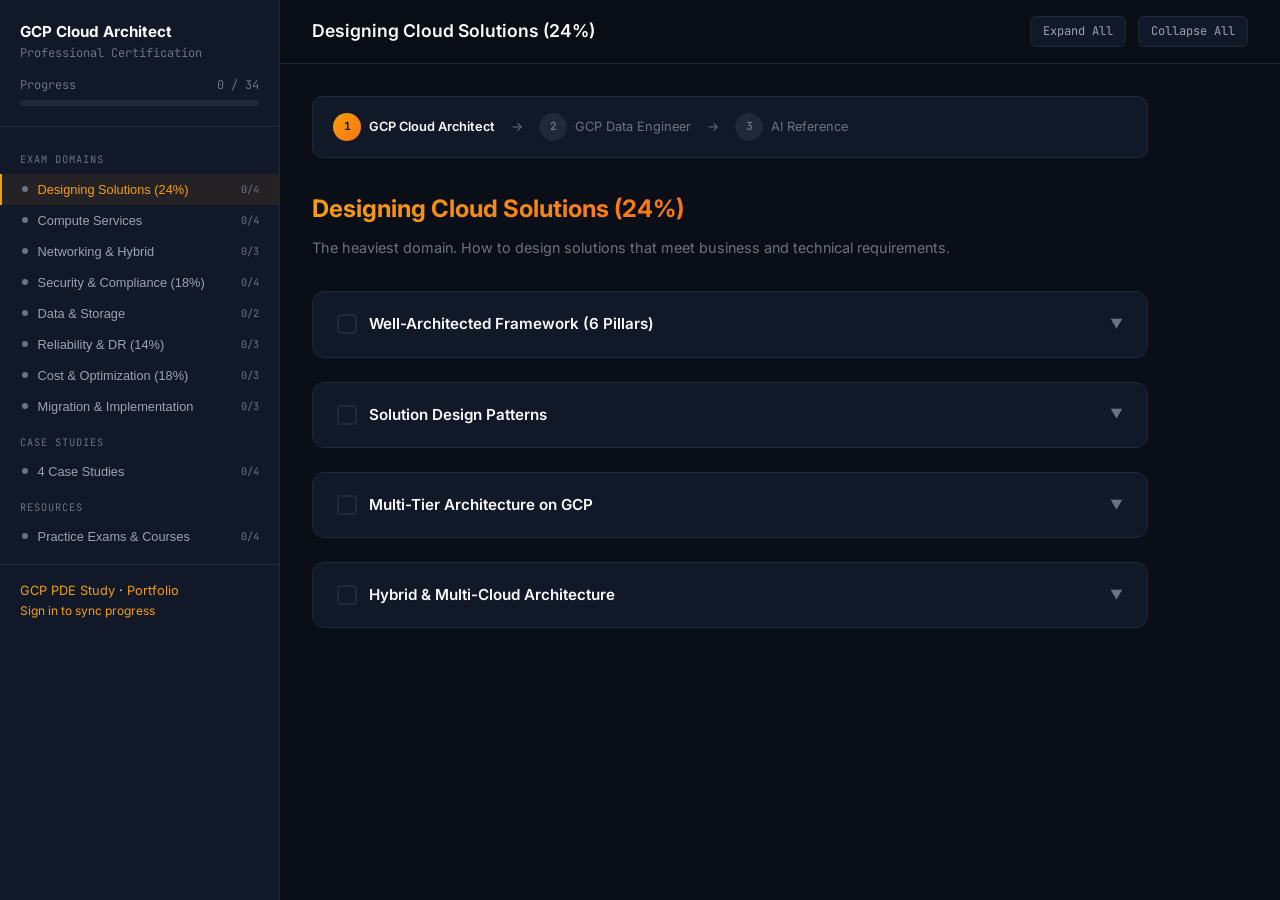
<file: website/gcp-architect-study.html>
<!DOCTYPE html>
<html lang="en">
<head>
  <meta charset="UTF-8">
  <meta name="viewport" content="width=device-width, initial-scale=1.0">
  <title>GCP Cloud Architect — Study Hub</title>
  <link rel="preconnect" href="https://fonts.googleapis.com">
  <link rel="preconnect" href="https://fonts.gstatic.com" crossorigin>
  <link href="https://fonts.googleapis.com/css2?family=Inter:wght@300;400;500;600;700&family=JetBrains+Mono:wght@400;500&display=swap" rel="stylesheet">
  <link rel="icon" type="image/svg+xml" href="assets/favicon.svg">
  <style>
    :root{--bg-primary:#0a0e17;--bg-secondary:#111827;--bg-tertiary:#1f2937;--accent-primary:#f59e0b;--accent-secondary:#f97316;--accent-gradient:linear-gradient(135deg,#f59e0b,#f97316);--status-complete:#10b981;--status-in-progress:#f59e0b;--status-planned:#6b7280;--text-primary:#f9fafb;--text-secondary:#9ca3af;--text-muted:#6b7280;--border-subtle:#1f2937;--font-body:'Inter',system-ui,sans-serif;--font-mono:'JetBrains Mono','Fira Code',monospace}
    *,*::before,*::after{box-sizing:border-box;margin:0;padding:0}
    body{font-family:var(--font-body);background:var(--bg-primary);color:var(--text-primary);line-height:1.6;-webkit-font-smoothing:antialiased}
    .app{display:flex;min-height:100vh}
    .sidebar{width:280px;background:var(--bg-secondary);border-right:1px solid var(--border-subtle);position:fixed;top:0;left:0;bottom:0;overflow-y:auto;z-index:50}
    .sidebar__header{padding:1.25rem;border-bottom:1px solid var(--border-subtle)}
    .sidebar__title{font-size:.95rem;font-weight:700}.sidebar__subtitle{font-size:.75rem;color:var(--text-muted);font-family:var(--font-mono)}
    .sidebar__progress{margin-top:.75rem}.sidebar__progress-text{display:flex;justify-content:space-between;font-size:.75rem;color:var(--text-muted);margin-bottom:.35rem;font-family:var(--font-mono)}
    .sidebar__progress-bar{height:6px;background:var(--bg-tertiary);border-radius:3px;overflow:hidden}.sidebar__progress-fill{height:100%;background:var(--accent-gradient);border-radius:3px;transition:width .5s ease}
    .sidebar__nav{padding:.75rem 0}.sidebar__section-title{font-size:.65rem;font-family:var(--font-mono);color:var(--text-muted);text-transform:uppercase;letter-spacing:.1em;padding:.75rem 1.25rem .35rem}
    .sidebar__link{display:flex;align-items:center;gap:.6rem;padding:.5rem 1.25rem;color:var(--text-secondary);text-decoration:none;font-size:.8rem;transition:all .2s;border-left:2px solid transparent;cursor:pointer;background:none;border-right:none;border-top:none;border-bottom:none;width:100%;text-align:left}
    .sidebar__link:hover{color:var(--text-primary);background:rgba(245,158,11,.05)}.sidebar__link.active{color:var(--accent-primary);border-left-color:var(--accent-primary);background:rgba(245,158,11,.08)}
    .sidebar__link-dot{width:6px;height:6px;border-radius:50%;background:var(--status-planned);flex-shrink:0}.sidebar__link-dot--done{background:var(--status-complete)}.sidebar__link-dot--active{background:var(--status-in-progress)}
    .sidebar__link-count{margin-left:auto;font-family:var(--font-mono);font-size:.65rem;color:var(--text-muted)}
    .sidebar__footer{padding:1rem 1.25rem;border-top:1px solid var(--border-subtle);font-size:.8rem}.sidebar__footer a{color:var(--accent-primary);text-decoration:none}
    .sidebar-toggle{display:none;position:fixed;bottom:1.5rem;right:1.5rem;z-index:60;width:48px;height:48px;border-radius:50%;background:var(--accent-gradient);border:none;color:var(--bg-primary);font-size:1.2rem;cursor:pointer;box-shadow:0 4px 15px rgba(245,158,11,.3);align-items:center;justify-content:center}
    .main{margin-left:280px;flex:1;min-width:0}
    .main__header{position:sticky;top:0;z-index:40;background:rgba(10,14,23,.95);backdrop-filter:blur(12px);border-bottom:1px solid var(--border-subtle);padding:1rem 2rem;display:flex;align-items:center;justify-content:space-between}
    .main__header h1{font-size:1.1rem;font-weight:600}.main__header-actions{display:flex;gap:.75rem}
    .main__header-btn{font-family:var(--font-mono);font-size:.75rem;padding:.4rem .75rem;border-radius:6px;border:1px solid var(--border-subtle);background:var(--bg-secondary);color:var(--text-secondary);cursor:pointer;transition:all .2s}
    .main__header-btn:hover{border-color:var(--accent-primary);color:var(--text-primary)}
    .content{padding:2rem;max-width:900px}
    .study-section__title{font-size:1.5rem;font-weight:700;margin-bottom:.5rem;background:var(--accent-gradient);-webkit-background-clip:text;background-clip:text;-webkit-text-fill-color:transparent;display:inline-block}
    .study-section__desc{color:var(--text-muted);font-size:.9rem;margin-bottom:2rem}
    .study-card{background:var(--bg-secondary);border:1px solid var(--border-subtle);border-radius:12px;margin-bottom:1.5rem;overflow:hidden}
    .study-card__header{padding:1.25rem 1.5rem;cursor:pointer;display:flex;align-items:center;justify-content:space-between;transition:background .2s}
    .study-card__header:hover{background:rgba(245,158,11,.03)}.study-card__header-left{display:flex;align-items:center;gap:.75rem}
    .study-card__checkbox{appearance:none;-webkit-appearance:none;width:20px;height:20px;border:2px solid var(--border-subtle);border-radius:4px;cursor:pointer;position:relative;flex-shrink:0;transition:all .2s}
    .study-card__checkbox:checked{background:var(--status-complete);border-color:var(--status-complete)}
    .study-card__checkbox:checked::after{content:'\2713';position:absolute;top:50%;left:50%;transform:translate(-50%,-50%);color:#fff;font-size:.75rem;font-weight:700}
    .study-card__name{font-size:.95rem;font-weight:600}.study-card.checked .study-card__name{color:var(--status-complete);text-decoration:line-through;opacity:.7}
    .study-card__arrow{color:var(--text-muted);font-size:.8rem;transition:transform .3s}.study-card.open .study-card__arrow{transform:rotate(180deg)}
    .study-card__body{display:none;padding:0 1.5rem 1.5rem;border-top:1px solid var(--border-subtle)}.study-card.open .study-card__body{display:block}
    .study-card__body h3{font-size:.9rem;font-weight:600;color:var(--accent-primary);margin:1.25rem 0 .5rem}.study-card__body h3:first-child{margin-top:1rem}
    .study-card__body p{color:var(--text-secondary);font-size:.85rem;line-height:1.7;margin-bottom:.5rem}
    .study-card__body ul{list-style:none;margin-bottom:.75rem}.study-card__body ul li{color:var(--text-secondary);font-size:.85rem;line-height:1.6;padding-left:1rem;position:relative;margin-bottom:.3rem}
    .study-card__body ul li::before{content:'';position:absolute;left:0;top:.55rem;width:4px;height:4px;border-radius:50%;background:var(--accent-primary)}
    .study-card__body strong{color:var(--text-primary)}.study-card__body a{color:var(--accent-primary);text-decoration:none}.study-card__body a:hover{text-decoration:underline}
    .study-table{width:100%;border-collapse:collapse;margin:.75rem 0;font-size:.8rem}
    .study-table th{text-align:left;padding:.5rem .75rem;background:var(--bg-tertiary);color:var(--accent-primary);font-family:var(--font-mono);font-weight:500;font-size:.75rem;border-bottom:1px solid var(--border-subtle)}
    .study-table td{padding:.5rem .75rem;color:var(--text-secondary);border-bottom:1px solid rgba(31,41,55,.5)}
    .exam-tip{background:rgba(245,158,11,.08);border-left:3px solid var(--status-in-progress);border-radius:0 8px 8px 0;padding:.75rem 1rem;margin:.75rem 0;font-size:.8rem}
    .exam-tip__label{font-family:var(--font-mono);font-size:.7rem;color:var(--status-in-progress);text-transform:uppercase;margin-bottom:.25rem}.exam-tip p{color:var(--text-secondary);margin:0}
    .resource-link{display:inline-flex;align-items:center;gap:.4rem;background:var(--bg-tertiary);border:1px solid var(--border-subtle);border-radius:6px;padding:.3rem .7rem;font-size:.75rem;color:var(--accent-primary);text-decoration:none;margin:.2rem;transition:all .2s}
    .resource-link:hover{border-color:var(--accent-primary);transform:translateY(-1px);text-decoration:none}
    .path-indicator{background:var(--bg-secondary);border:1px solid var(--border-subtle);border-radius:10px;padding:1rem 1.25rem;margin-bottom:2rem;display:flex;align-items:center;gap:1rem;flex-wrap:wrap}
    .path-step{display:flex;align-items:center;gap:.5rem;font-size:.8rem}
    .path-step__dot{width:28px;height:28px;border-radius:50%;display:flex;align-items:center;justify-content:center;font-family:var(--font-mono);font-size:.7rem;font-weight:700}
    .path-step--active .path-step__dot{background:var(--accent-gradient);color:var(--bg-primary)}.path-step--next .path-step__dot{background:var(--bg-tertiary);color:var(--text-muted);border:1px solid var(--border-subtle)}
    .path-step--active .path-step__label{color:var(--text-primary);font-weight:600}.path-step--next .path-step__label{color:var(--text-muted)}
    .path-arrow{color:var(--text-muted);font-size:.8rem}
    @media(max-width:768px){.sidebar{transform:translateX(-100%);transition:transform .3s}.sidebar.open{transform:translateX(0)}.sidebar-toggle{display:flex}.main{margin-left:0}.content{padding:1.5rem 1rem}}
  </style>
</head>
<body>
<div class="app">
  <aside class="sidebar" id="sidebar">
    <div class="sidebar__header">
      <div class="sidebar__title">GCP Cloud Architect</div>
      <div class="sidebar__subtitle">Professional Certification</div>
      <div class="sidebar__progress"><div class="sidebar__progress-text"><span>Progress</span><span id="progressText">0 / 48</span></div><div class="sidebar__progress-bar"><div class="sidebar__progress-fill" id="progressFill" style="width:0%"></div></div></div>
    </div>
    <nav class="sidebar__nav" id="sidebarNav">
      <div class="sidebar__section-title">Exam Domains</div>
      <button class="sidebar__link active" data-section="design"><span class="sidebar__link-dot"></span>Designing Solutions (24%)</button>
      <button class="sidebar__link" data-section="compute"><span class="sidebar__link-dot"></span>Compute Services</button>
      <button class="sidebar__link" data-section="networking"><span class="sidebar__link-dot"></span>Networking & Hybrid</button>
      <button class="sidebar__link" data-section="security"><span class="sidebar__link-dot"></span>Security & Compliance (18%)</button>
      <button class="sidebar__link" data-section="data"><span class="sidebar__link-dot"></span>Data & Storage</button>
      <button class="sidebar__link" data-section="reliability"><span class="sidebar__link-dot"></span>Reliability & DR (14%)</button>
      <button class="sidebar__link" data-section="optimization"><span class="sidebar__link-dot"></span>Cost & Optimization (18%)</button>
      <button class="sidebar__link" data-section="migration"><span class="sidebar__link-dot"></span>Migration & Implementation</button>
      <div class="sidebar__section-title">Case Studies</div>
      <button class="sidebar__link" data-section="cases"><span class="sidebar__link-dot"></span>4 Case Studies</button>
      <div class="sidebar__section-title">Resources</div>
      <button class="sidebar__link" data-section="resources"><span class="sidebar__link-dot"></span>Practice Exams & Courses</button>
    </nav>
    <div class="sidebar__footer"><a href="study.html">GCP PDE Study</a> &middot; <a href="index.html">Portfolio</a><br><span id="authStatus"></span></div>
  </aside>
  <button class="sidebar-toggle" id="sidebarToggle">&#9776;</button>
  <div class="main">
    <header class="main__header"><h1 id="sectionTitle">Designing Solutions</h1><div class="main__header-actions"><button class="main__header-btn" id="expandAll">Expand All</button><button class="main__header-btn" id="collapseAll">Collapse All</button></div></header>
    <div class="content">
      <div class="path-indicator">
        <div class="path-step path-step--active"><div class="path-step__dot">1</div><span class="path-step__label">GCP Cloud Architect</span></div><span class="path-arrow">&rarr;</span>
        <div class="path-step path-step--next"><div class="path-step__dot">2</div><span class="path-step__label">GCP Data Engineer</span></div><span class="path-arrow">&rarr;</span>
        <div class="path-step path-step--next"><div class="path-step__dot">3</div><span class="path-step__label">AI Reference</span></div>
      </div>
      <div id="content"></div>
    </div>
  </div>
</div>
<script src="js/auth.js"></script>
<script>
var checkedItems = {};
(function(){
'use strict';
var data={
  design:{title:'Designing Cloud Solutions (24%)',description:'The heaviest domain. How to design solutions that meet business and technical requirements.',cards:[
    {id:'pca-waf',name:'Well-Architected Framework (6 Pillars)',content:'<h3>The foundation of every exam question</h3><table class="study-table"><thead><tr><th>Pillar</th><th>Key question</th><th>GCP tools</th></tr></thead><tbody><tr><td><strong>Operational Excellence</strong></td><td>Can you run and monitor it?</td><td>Cloud Monitoring, Logging, Error Reporting</td></tr><tr><td><strong>Security</strong></td><td>Is it protected?</td><td>IAM, VPC-SC, Cloud KMS, DLP</td></tr><tr><td><strong>Reliability</strong></td><td>Does it recover from failures?</td><td>Multi-region, load balancing, health checks</td></tr><tr><td><strong>Performance</strong></td><td>Does it scale and perform?</td><td>CDN, autoscaling, caching</td></tr><tr><td><strong>Cost Optimization</strong></td><td>Are you spending wisely?</td><td>Committed use, preemptible, rightsizing</td></tr><tr><td><strong>Sustainability</strong></td><td>Is it efficient?</td><td>Region selection, serverless</td></tr></tbody></table><div class="exam-tip"><div class="exam-tip__label">Exam Key</div><p>Every question implicitly tests one or more pillars. Read the qualifier word: "most secure" = security pillar, "most cost-effective" = cost pillar, "minimum downtime" = reliability pillar.</p></div><a class="resource-link" href="https://cloud.google.com/architecture/framework" target="_blank">Well-Architected Framework</a>'},
    {id:'pca-design-patterns',name:'Solution Design Patterns',content:'<h3>Common patterns the exam tests</h3><table class="study-table"><thead><tr><th>Pattern</th><th>When</th><th>GCP Implementation</th></tr></thead><tbody><tr><td><strong>Microservices</strong></td><td>Independent scaling, team autonomy</td><td>GKE, Cloud Run, Pub/Sub</td></tr><tr><td><strong>Event-driven</strong></td><td>Async processing, decoupling</td><td>Pub/Sub, Cloud Functions, Eventarc</td></tr><tr><td><strong>API Gateway</strong></td><td>Expose services securely</td><td>API Gateway, Apigee</td></tr><tr><td><strong>CQRS</strong></td><td>Separate read/write models</td><td>Cloud SQL (write) + BigQuery (read)</td></tr><tr><td><strong>Strangler fig</strong></td><td>Gradual migration from monolith</td><td>Load balancer routing + new services</td></tr></tbody></table>'},
    {id:'pca-multi-tier',name:'Multi-Tier Architecture on GCP',content:'<h3>Standard 3-tier architecture</h3><ul><li><strong>Presentation tier:</strong> Cloud CDN + Load Balancer + Cloud Run/GKE</li><li><strong>Application tier:</strong> GKE / Cloud Run / Compute Engine (MIG)</li><li><strong>Data tier:</strong> Cloud SQL / Spanner / Firestore / BigQuery</li></ul><h3>Key decisions</h3><ul><li>Stateless app tier = easier scaling (store state in Redis/Memorystore)</li><li>Internal load balancer between app and data tiers</li><li>External HTTPS load balancer for the presentation tier</li><li>Cloud Armor for DDoS and WAF protection</li></ul>'},
    {id:'pca-hybrid',name:'Hybrid & Multi-Cloud Architecture',content:'<h3>Connectivity options</h3><table class="study-table"><thead><tr><th>Option</th><th>Bandwidth</th><th>Cost</th><th>Use case</th></tr></thead><tbody><tr><td><strong>Cloud VPN</strong></td><td>Up to 3 Gbps</td><td>$</td><td>Dev/test, small workloads</td></tr><tr><td><strong>Dedicated Interconnect</strong></td><td>10-200 Gbps</td><td>$$$</td><td>High bandwidth, production</td></tr><tr><td><strong>Partner Interconnect</strong></td><td>50 Mbps-50 Gbps</td><td>$$</td><td>When DC not near Google PoP</td></tr><tr><td><strong>Cross-Cloud Interconnect</strong></td><td>10-100 Gbps</td><td>$$$</td><td>GCP to AWS/Azure</td></tr></tbody></table><h3>Hybrid platforms</h3><ul><li><strong>Anthos:</strong> Run GKE on-prem, AWS, Azure — consistent management</li><li><strong>Apigee:</strong> API management across hybrid environments</li></ul><div class="exam-tip"><div class="exam-tip__label">Exam Shortcut</div><p>"On-prem to GCP, high bandwidth, production" &rarr; <strong>Dedicated Interconnect</strong>. "Small/dev workloads" &rarr; <strong>Cloud VPN</strong>.</p></div>'}
  ]},
  compute:{title:'Compute Services',description:'Know when to use each compute option — heavily tested.',cards:[
    {id:'pca-compute-decision',name:'Compute Decision Matrix',content:'<table class="study-table"><thead><tr><th>Need</th><th>Service</th><th>Why</th></tr></thead><tbody><tr><td>Full VM control, custom OS</td><td><strong>Compute Engine</strong></td><td>IaaS, max flexibility</td></tr><tr><td>Containers at scale, microservices</td><td><strong>GKE</strong></td><td>Managed Kubernetes</td></tr><tr><td>Containers, no cluster management</td><td><strong>Cloud Run</strong></td><td>Serverless containers</td></tr><tr><td>Simple web apps, auto-managed</td><td><strong>App Engine</strong></td><td>PaaS, zero infra</td></tr><tr><td>Event-driven functions</td><td><strong>Cloud Functions</strong></td><td>FaaS, pay per invocation</td></tr></tbody></table><div class="exam-tip"><div class="exam-tip__label">Exam Shortcut</div><p>"Minimum operational overhead" + containers &rarr; <strong>Cloud Run</strong>. "Existing Kubernetes" &rarr; <strong>GKE</strong>. "Lift and shift VMs" &rarr; <strong>Compute Engine</strong>.</p></div>'},
    {id:'pca-gke',name:'GKE (Google Kubernetes Engine)',content:'<h3>Key concepts for the exam</h3><ul><li><strong>Autopilot vs Standard:</strong> Autopilot = Google manages nodes (less control, less ops). Standard = you manage node pools.</li><li><strong>Node pools:</strong> Group of nodes with same config. Use different pools for different workloads.</li><li><strong>Autoscaling:</strong> HPA (horizontal pod), VPA (vertical pod), Cluster Autoscaler (nodes)</li><li><strong>Workload Identity:</strong> Best way to give pods access to GCP services (no key files)</li><li><strong>Network policies:</strong> Control pod-to-pod traffic</li><li><strong>Private clusters:</strong> Nodes have internal IPs only — more secure</li></ul><div class="exam-tip"><div class="exam-tip__label">Exam Shortcut</div><p>"Minimum ops for Kubernetes" &rarr; <strong>GKE Autopilot</strong>. "Pod access to BigQuery" &rarr; <strong>Workload Identity</strong>.</p></div>'},
    {id:'pca-cloudrun',name:'Cloud Run & App Engine',content:'<h3>Cloud Run</h3><ul><li>Serverless containers — scales to zero</li><li>Pay only when handling requests</li><li>Max concurrency per instance (configurable)</li><li>Supports any language/runtime (Docker)</li><li>Can connect to VPC via Serverless VPC Access</li></ul><h3>App Engine</h3><ul><li><strong>Standard:</strong> Sandboxed, scales to zero, limited runtimes</li><li><strong>Flexible:</strong> Custom runtimes (Docker), doesn\'t scale to zero</li></ul><h3>When to use which</h3><ul><li>New projects → <strong>Cloud Run</strong> (more flexible, modern)</li><li>Legacy apps on App Engine → keep there unless migrating</li><li>Need scale-to-zero + custom container → <strong>Cloud Run</strong></li></ul>'},
    {id:'pca-ce',name:'Compute Engine Deep Dive',content:'<h3>Key exam topics</h3><ul><li><strong>Machine types:</strong> General (E2, N2), Compute-optimized (C2), Memory (M2), Accelerator (A2/GPU)</li><li><strong>Managed Instance Groups (MIG):</strong> Autoscaling, auto-healing, rolling updates</li><li><strong>Preemptible/Spot VMs:</strong> Up to 91% cheaper, can be terminated anytime</li><li><strong>Sole-tenant nodes:</strong> Physical isolation for compliance</li><li><strong>Custom images:</strong> Golden images for consistent deployments</li><li><strong>Live migration:</strong> VMs move during host maintenance (default, no downtime)</li></ul><div class="exam-tip"><div class="exam-tip__label">Exam Shortcut</div><p>"Compliance requires physical isolation" &rarr; <strong>Sole-tenant nodes</strong>. "Reduce cost for fault-tolerant batch" &rarr; <strong>Spot VMs</strong>.</p></div>'}
  ]},
  networking:{title:'Networking & Hybrid',description:'VPC design, load balancing, DNS — often the trickiest exam questions.',cards:[
    {id:'pca-vpc',name:'VPC Design',content:'<h3>Key concepts</h3><ul><li><strong>VPC:</strong> Global resource. Subnets are regional.</li><li><strong>Shared VPC:</strong> One host project, multiple service projects share the network. Best for org-wide networking.</li><li><strong>VPC Peering:</strong> Connect two VPCs. Non-transitive (A&harr;B, B&harr;C does NOT mean A&harr;C).</li><li><strong>Private Google Access:</strong> VMs without external IPs can reach Google APIs.</li><li><strong>Private Service Connect:</strong> Private endpoints for Google services in your VPC.</li><li><strong>Firewall rules:</strong> Stateful, priority-based (lower number = higher priority). Default deny ingress, allow egress.</li></ul><div class="exam-tip"><div class="exam-tip__label">Exam Shortcut</div><p>"Multiple projects need shared network" &rarr; <strong>Shared VPC</strong>. "Connect two VPCs in different orgs" &rarr; <strong>VPC Peering</strong>.</p></div>'},
    {id:'pca-lb',name:'Load Balancing',content:'<h3>Load balancer decision tree</h3><table class="study-table"><thead><tr><th>Traffic</th><th>Scope</th><th>Load Balancer</th></tr></thead><tbody><tr><td>HTTP(S)</td><td>Global</td><td><strong>Global External Application LB</strong></td></tr><tr><td>HTTP(S)</td><td>Regional</td><td><strong>Regional External Application LB</strong></td></tr><tr><td>HTTP(S)</td><td>Internal</td><td><strong>Internal Application LB</strong></td></tr><tr><td>TCP/UDP</td><td>Global</td><td><strong>External Proxy Network LB</strong></td></tr><tr><td>TCP/UDP</td><td>Regional</td><td><strong>External Passthrough Network LB</strong></td></tr><tr><td>TCP/UDP</td><td>Internal</td><td><strong>Internal Passthrough Network LB</strong></td></tr></tbody></table><div class="exam-tip"><div class="exam-tip__label">Exam Shortcut</div><p>"Global HTTP traffic with CDN" &rarr; <strong>Global External Application LB</strong>. "Internal microservices" &rarr; <strong>Internal Application LB</strong>.</p></div>'},
    {id:'pca-dns',name:'Cloud DNS & CDN',content:'<h3>Cloud DNS</h3><ul><li>Managed authoritative DNS service</li><li>Private zones: DNS resolution only within your VPC</li><li>DNS peering: share DNS across VPCs</li></ul><h3>Cloud CDN</h3><ul><li>Content caching at Google edge locations</li><li>Works with Global External Application LB</li><li>Cache modes: USE_ORIGIN_HEADERS, CACHE_ALL_STATIC, FORCE_CACHE_ALL</li></ul><h3>Media CDN</h3><ul><li>For large-scale video/media streaming (like Helicopter Racing League case study)</li></ul>'}
  ]},
  security:{title:'Security & Compliance (18%)',description:'Third heaviest domain. IAM, encryption, org policies, compliance.',cards:[
    {id:'pca-iam-deep',name:'IAM Architecture',content:'<h3>Resource hierarchy</h3><ul><li><strong>Organization</strong> &rarr; <strong>Folders</strong> &rarr; <strong>Projects</strong> &rarr; <strong>Resources</strong></li><li>IAM policies <strong>inherit downward</strong> — org policy applies to all projects</li><li>More restrictive policies at lower levels add constraints, never remove parent permissions</li></ul><h3>Key IAM concepts</h3><ul><li><strong>Service accounts:</strong> For applications, not humans. Use Workload Identity for GKE.</li><li><strong>Organization policies:</strong> Guardrails (e.g., "no external IPs on VMs", "restrict regions")</li><li><strong>Conditions:</strong> Grant roles based on resource attributes (tags, time)</li><li><strong>Groups:</strong> Always grant roles to groups, not individual users</li></ul><div class="exam-tip"><div class="exam-tip__label">Exam Shortcut</div><p>"Prevent VMs from having external IPs" &rarr; <strong>Organization policy constraint</strong>. "Cross-project service auth" &rarr; <strong>Service account with Workload Identity</strong>.</p></div>'},
    {id:'pca-encryption',name:'Encryption & Key Management',content:'<table class="study-table"><thead><tr><th>Level</th><th>Who manages</th><th>Where stored</th></tr></thead><tbody><tr><td><strong>Default (GMEK)</strong></td><td>Google</td><td>Google infra</td></tr><tr><td><strong>CMEK</strong></td><td>Customer</td><td>Cloud KMS</td></tr><tr><td><strong>CSEK</strong></td><td>Customer</td><td>Customer infra</td></tr><tr><td><strong>Cloud HSM</strong></td><td>Customer</td><td>Hardware module in GCP</td></tr><tr><td><strong>Cloud EKM</strong></td><td>Customer</td><td>External key manager</td></tr></tbody></table><ul><li><strong>Cloud KMS:</strong> Create, rotate, and manage encryption keys</li><li><strong>Cloud HSM:</strong> FIPS 140-2 Level 3 certified hardware</li><li><strong>Cloud EKM:</strong> Keys stored outside Google (Thales, Fortanix)</li></ul>'},
    {id:'pca-compliance',name:'Compliance & Cloud Armor',content:'<h3>Compliance controls</h3><ul><li><strong>VPC Service Controls:</strong> Prevent data exfiltration</li><li><strong>Access Transparency:</strong> See when Google accesses your data</li><li><strong>Assured Workloads:</strong> Compliance controls for regulated industries (FedRAMP, HIPAA)</li><li><strong>Organization policies:</strong> Enforce resource location, disable APIs</li></ul><h3>Cloud Armor</h3><ul><li>DDoS protection at the edge</li><li>WAF rules (OWASP top 10)</li><li>Adaptive Protection (ML-based threat detection)</li><li>Works with Global External Application LB</li></ul><div class="exam-tip"><div class="exam-tip__label">Exam Shortcut</div><p>"HIPAA compliance" &rarr; <strong>Assured Workloads</strong> + <strong>VPC-SC</strong> + <strong>CMEK</strong>. "DDoS protection" &rarr; <strong>Cloud Armor</strong>.</p></div>'},
    {id:'pca-identity',name:'Identity & Access',content:'<h3>Identity options</h3><table class="study-table"><thead><tr><th>Scenario</th><th>Service</th></tr></thead><tbody><tr><td>Corporate SSO to GCP</td><td><strong>Cloud Identity + SAML/OIDC federation</strong></td></tr><tr><td>User-facing app login</td><td><strong>Identity Platform (Firebase Auth)</strong></td></tr><tr><td>Secure internal apps without VPN</td><td><strong>Identity-Aware Proxy (IAP)</strong></td></tr><tr><td>AWS/Azure workloads accessing GCP</td><td><strong>Workload Identity Federation</strong></td></tr></tbody></table>'}
  ]},
  data:{title:'Data & Storage',description:'You know this well from your data engineering background. Quick review.',cards:[
    {id:'pca-storage-decision',name:'Storage Decision Matrix (Review)',content:'<table class="study-table"><thead><tr><th>Need</th><th>Service</th></tr></thead><tbody><tr><td>SQL analytics at scale</td><td><strong>BigQuery</strong></td></tr><tr><td>Low-latency NoSQL, &gt;1TB</td><td><strong>Bigtable</strong></td></tr><tr><td>Global relational + transactions</td><td><strong>Spanner</strong></td></tr><tr><td>Standard relational, single-region</td><td><strong>Cloud SQL</strong></td></tr><tr><td>Document DB, mobile/web</td><td><strong>Firestore</strong></td></tr><tr><td>Object storage</td><td><strong>Cloud Storage</strong></td></tr><tr><td>In-memory cache</td><td><strong>Memorystore</strong></td></tr></tbody></table><p>You already studied this in the PDE prep — this is a review. The PCA exam tests the <strong>same decisions</strong> but from an architecture perspective (cost, scale, HA).</p>'},
    {id:'pca-data-arch',name:'Data Architecture on GCP',content:'<h3>The PCA adds these data topics</h3><ul><li><strong>BigLake:</strong> Unified storage for data lakes and warehouses</li><li><strong>Dataform:</strong> SQL-based data transformation (like dbt for BigQuery)</li><li><strong>Analytics Hub:</strong> Data sharing and exchange across organizations</li><li><strong>Vertex AI:</strong> ML platform — AutoML, custom training, Feature Store</li><li><strong>Gemini for GCP:</strong> AI-powered operations, code generation</li></ul><div class="exam-tip"><div class="exam-tip__label">Your Advantage</div><p>Data is your strongest area. The PCA tests broader but shallower on data than the PDE. Focus your study time on <strong>compute, networking, and security</strong> instead.</p></div>'}
  ]},
  reliability:{title:'Reliability & DR (14%)',description:'Designing for failure — HA, DR, backups, monitoring.',cards:[
    {id:'pca-ha',name:'High Availability Patterns',content:'<h3>By scope</h3><table class="study-table"><thead><tr><th>Scope</th><th>Pattern</th><th>GCP Implementation</th></tr></thead><tbody><tr><td>Single zone</td><td>Instance redundancy</td><td>MIG with health checks</td></tr><tr><td>Multi-zone (regional)</td><td>Zone failover</td><td>Regional MIG, Cloud SQL HA, regional GKE</td></tr><tr><td>Multi-region (global)</td><td>Region failover</td><td>Global LB, Spanner multi-region, BigQuery multi-region</td></tr></tbody></table><h3>Key services HA capabilities</h3><ul><li><strong>Cloud SQL:</strong> Regional HA (automatic failover to standby in another zone)</li><li><strong>GKE:</strong> Regional clusters (control plane + nodes across zones)</li><li><strong>Spanner:</strong> Multi-region configs for zero-downtime failover</li><li><strong>Cloud Storage:</strong> Multi-region and dual-region buckets</li></ul>'},
    {id:'pca-dr',name:'Disaster Recovery Strategies',content:'<table class="study-table"><thead><tr><th>Strategy</th><th>RPO</th><th>RTO</th><th>Cost</th><th>How</th></tr></thead><tbody><tr><td><strong>Backup & Restore</strong></td><td>Hours</td><td>Hours</td><td>$</td><td>Backups in multi-region GCS</td></tr><tr><td><strong>Pilot Light</strong></td><td>Minutes</td><td>10s of min</td><td>$$</td><td>Minimal resources always running in DR region</td></tr><tr><td><strong>Warm Standby</strong></td><td>Minutes</td><td>Minutes</td><td>$$$</td><td>Scaled-down copy in DR region</td></tr><tr><td><strong>Hot Standby</strong></td><td>Seconds</td><td>Seconds</td><td>$$$$</td><td>Full copy, active-active with global LB</td></tr></tbody></table><div class="exam-tip"><div class="exam-tip__label">Exam Shortcut</div><p>"Minimum cost DR" &rarr; <strong>Backup & Restore</strong>. "Near-zero downtime" &rarr; <strong>Hot Standby with global LB</strong>. Match RPO/RTO requirements to the cheapest strategy that meets them.</p></div>'},
    {id:'pca-monitoring',name:'Monitoring & Observability',content:'<h3>The observability stack</h3><table class="study-table"><thead><tr><th>Service</th><th>What it does</th></tr></thead><tbody><tr><td><strong>Cloud Monitoring</strong></td><td>Metrics, dashboards, alerts, uptime checks</td></tr><tr><td><strong>Cloud Logging</strong></td><td>Log collection, sinks, log-based metrics</td></tr><tr><td><strong>Cloud Trace</strong></td><td>Distributed tracing for latency</td></tr><tr><td><strong>Cloud Profiler</strong></td><td>CPU/memory profiling in production</td></tr><tr><td><strong>Error Reporting</strong></td><td>Aggregate and track errors</td></tr></tbody></table><ul><li><strong>SLIs:</strong> What you measure (latency, error rate, throughput)</li><li><strong>SLOs:</strong> Your target (99.9% availability)</li><li><strong>SLAs:</strong> Your contract with users (99.5% with penalties)</li><li><strong>Error budgets:</strong> How much failure you can tolerate (100% - SLO)</li></ul>'}
  ]},
  optimization:{title:'Cost & Optimization (18%)',description:'Analyzing costs and optimizing technical processes.',cards:[
    {id:'pca-cost',name:'Cost Optimization Strategies',content:'<h3>Compute cost levers</h3><table class="study-table"><thead><tr><th>Strategy</th><th>Savings</th><th>Trade-off</th></tr></thead><tbody><tr><td><strong>Committed Use Discounts (CUD)</strong></td><td>Up to 57%</td><td>1-3 year commitment</td></tr><tr><td><strong>Sustained Use Discounts</strong></td><td>Up to 30%</td><td>Automatic for Compute Engine</td></tr><tr><td><strong>Spot/Preemptible VMs</strong></td><td>Up to 91%</td><td>Can be terminated anytime</td></tr><tr><td><strong>Right-sizing</strong></td><td>Varies</td><td>Use Recommender to find oversized VMs</td></tr><tr><td><strong>Serverless</strong></td><td>Pay per use</td><td>Less control</td></tr></tbody></table><h3>Storage cost levers</h3><ul><li>GCS lifecycle policies (auto-transition to cheaper classes)</li><li>BigQuery long-term storage (auto 50% discount after 90 days)</li><li>BigQuery editions: on-demand vs flat-rate</li></ul><div class="exam-tip"><div class="exam-tip__label">Exam Shortcut</div><p>"Predictable workload, reduce cost" &rarr; <strong>CUDs</strong>. "Fault-tolerant batch" &rarr; <strong>Spot VMs</strong>. "Variable traffic" &rarr; <strong>Serverless (Cloud Run)</strong>.</p></div>'},
    {id:'pca-billing',name:'Billing & Resource Management',content:'<h3>Key tools</h3><ul><li><strong>Billing accounts:</strong> Link to projects, set budgets and alerts</li><li><strong>Billing export to BigQuery:</strong> Analyze costs with SQL</li><li><strong>Budgets & alerts:</strong> Notify at 50%, 90%, 100% of budget</li><li><strong>Quotas:</strong> Prevent accidental overspend</li><li><strong>Labels:</strong> Tag resources for cost allocation (team, env, project)</li><li><strong>Recommender:</strong> Right-sizing, idle resource detection</li></ul>'},
    {id:'pca-process',name:'Business Process Optimization',content:'<h3>Topics the exam tests</h3><ul><li><strong>Build vs buy:</strong> When to use managed services vs custom solutions</li><li><strong>TCO analysis:</strong> Total cost of ownership (on-prem vs cloud)</li><li><strong>FinOps:</strong> Financial operations — continuous cost optimization culture</li><li><strong>Technical debt:</strong> When to modernize vs maintain</li><li><strong>Development velocity:</strong> CI/CD, IaC, GitOps improve delivery speed</li></ul>'}
  ]},
  migration:{title:'Migration & Implementation',description:'Moving workloads to GCP and managing deployments.',cards:[
    {id:'pca-migration',name:'Migration Strategies',content:'<h3>The 6 Rs of Migration</h3><table class="study-table"><thead><tr><th>Strategy</th><th>What</th><th>When</th></tr></thead><tbody><tr><td><strong>Rehost</strong> (lift & shift)</td><td>Move as-is to VMs</td><td>Quick win, minimal changes</td></tr><tr><td><strong>Replatform</strong></td><td>Minor adjustments (e.g., managed DB)</td><td>Easy optimizations</td></tr><tr><td><strong>Refactor</strong></td><td>Re-architect for cloud-native</td><td>Long-term value, most effort</td></tr><tr><td><strong>Repurchase</strong></td><td>Switch to SaaS</td><td>Replace custom with commercial</td></tr><tr><td><strong>Retain</strong></td><td>Keep on-prem</td><td>Can\'t move yet (compliance, dependency)</td></tr><tr><td><strong>Retire</strong></td><td>Decommission</td><td>No longer needed</td></tr></tbody></table><h3>GCP Migration tools</h3><ul><li><strong>Migrate to VMs:</strong> Lift & shift VMs from on-prem/AWS/Azure</li><li><strong>Migrate to Containers:</strong> Modernize VMs to containers</li><li><strong>Database Migration Service:</strong> MySQL/PostgreSQL to Cloud SQL</li><li><strong>Transfer Appliance:</strong> Physical device for petabyte-scale data</li><li><strong>BigQuery Data Transfer:</strong> SaaS data to BigQuery</li></ul>'},
    {id:'pca-cicd',name:'CI/CD & IaC',content:'<h3>Deployment tools</h3><ul><li><strong>Cloud Build:</strong> CI/CD pipelines (build, test, deploy)</li><li><strong>Cloud Deploy:</strong> Continuous delivery to GKE/Cloud Run</li><li><strong>Artifact Registry:</strong> Store container images, packages</li><li><strong>Terraform:</strong> Infrastructure as Code (you already know this)</li></ul><h3>Deployment strategies</h3><table class="study-table"><thead><tr><th>Strategy</th><th>Risk</th><th>Rollback</th></tr></thead><tbody><tr><td><strong>Rolling update</strong></td><td>Low</td><td>Roll back to previous version</td></tr><tr><td><strong>Blue/Green</strong></td><td>Low</td><td>Switch traffic back to blue</td></tr><tr><td><strong>Canary</strong></td><td>Lowest</td><td>Route 100% back to stable</td></tr><tr><td><strong>Recreate</strong></td><td>High (downtime)</td><td>Redeploy previous version</td></tr></tbody></table><div class="exam-tip"><div class="exam-tip__label">Exam Shortcut</div><p>"Zero-downtime deploy" &rarr; <strong>Blue/Green or Canary</strong>. "Test with small % of traffic" &rarr; <strong>Canary</strong>.</p></div>'},
    {id:'pca-devops',name:'SRE & DevOps Practices',content:'<h3>Key concepts</h3><ul><li><strong>SLI/SLO/SLA:</strong> Measure &rarr; target &rarr; contract</li><li><strong>Error budgets:</strong> When budget is spent, freeze deployments and fix reliability</li><li><strong>Toil reduction:</strong> Automate repetitive ops work</li><li><strong>Blameless postmortems:</strong> Learn from incidents without blame</li><li><strong>Chaos engineering:</strong> Intentionally break things to find weaknesses</li></ul>'}
  ]},
  cases:{title:'4 Case Studies',description:'20-30% of exam questions reference these case studies. They are published in advance — study them.',cards:[
    {id:'pca-ehr',name:'EHR Healthcare',content:'<h3>Scenario</h3><p>Electronic health record provider. Multi-national medical offices, hospitals, insurance. Software-as-a-Service.</p><h3>Key requirements</h3><ul><li><strong>HIPAA compliance</strong> — PHI must be protected</li><li>High availability for patient data</li><li>Secure connectivity from on-prem hospitals</li><li>Data analytics on health records</li></ul><h3>Architecture decisions</h3><ul><li><strong>Cloud SQL</strong> for patient records (relational, HIPAA-eligible)</li><li><strong>Dedicated Interconnect</strong> for hospital connectivity</li><li><strong>VPC Service Controls</strong> for data perimeter</li><li><strong>Cloud KMS (CMEK)</strong> for PHI encryption</li><li><strong>Identity-Aware Proxy</strong> for secure app access</li><li><strong>Cloud Audit Logs</strong> for HIPAA audit trail</li><li><strong>Assured Workloads</strong> for compliance controls</li></ul>'},
    {id:'pca-hrl',name:'Helicopter Racing League',content:'<h3>Scenario</h3><p>Global sports league. Live streaming of races worldwide with telemetry and real-time predictions.</p><h3>Key requirements</h3><ul><li>Global video delivery with low latency</li><li>Real-time telemetry and ML predictions during races</li><li>Seasonal traffic spikes (championship events)</li></ul><h3>Architecture decisions</h3><ul><li><strong>Media CDN + Cloud Storage</strong> for global video delivery</li><li><strong>Pub/Sub + Dataflow</strong> for real-time telemetry processing</li><li><strong>Vertex AI</strong> for race prediction models</li><li><strong>BigQuery</strong> for historical analytics</li><li><strong>Global External Application LB</strong> for traffic distribution</li><li><strong>Cloud Run</strong> for API serving (scales with events)</li></ul>'},
    {id:'pca-mountkirk',name:'Mountkirk Games',content:'<h3>Scenario</h3><p>Online multiplayer game company. Building a new game backend that needs global reach and massive scale.</p><h3>Key requirements</h3><ul><li>Global multiplayer with low latency</li><li>Scale from 0 to millions of players</li><li>Game state persistence</li><li>Analytics on player behavior</li></ul><h3>Architecture decisions</h3><ul><li><strong>GKE Autopilot</strong> for game servers (auto-scaling, global)</li><li><strong>Spanner</strong> for game state (global, strong consistency)</li><li><strong>Memorystore (Redis)</strong> for session cache</li><li><strong>BigQuery</strong> for player analytics</li><li><strong>Pub/Sub</strong> for event-driven game events</li><li><strong>Cloud CDN</strong> for static game assets</li></ul>'},
    {id:'pca-terramearth',name:'TerramEarth',content:'<h3>Scenario</h3><p>Heavy equipment manufacturer with IoT sensors. Vehicles transmit telemetry data. Needs predictive maintenance.</p><h3>Key requirements</h3><ul><li>Massive IoT data ingestion (disconnected vehicles)</li><li>Predictive maintenance using ML</li><li>Dashboard for fleet management</li><li>Edge processing (vehicles often offline)</li></ul><h3>Architecture decisions</h3><ul><li><strong>Pub/Sub</strong> for telemetry ingestion when connected</li><li><strong>Cloud Storage</strong> for batch uploads when offline</li><li><strong>Dataflow</strong> for stream/batch processing</li><li><strong>BigQuery</strong> for analytics and dashboards</li><li><strong>Vertex AI</strong> for predictive maintenance models</li><li><strong>Bigtable</strong> for real-time telemetry lookups</li><li><strong>Looker</strong> for fleet management dashboards</li></ul>'}
  ]},
  resources:{title:'Practice Exams & Courses',description:'Resources to prepare for the GCP Professional Cloud Architect exam.',cards:[
    {id:'pca-r-official',name:'Official Resources',content:'<h3>From Google Cloud</h3><a class="resource-link" href="https://cloud.google.com/learn/certification/cloud-architect" target="_blank">Certification Page</a> <a class="resource-link" href="https://cloud.google.com/learn/certification/guides/professional-cloud-architect" target="_blank">Exam Guide</a> <a class="resource-link" href="https://www.cloudskillsboost.google/paths/12" target="_blank">Cloud Architect Learning Path</a> <a class="resource-link" href="https://cloud.google.com/architecture/framework" target="_blank">Well-Architected Framework</a>'},
    {id:'pca-r-practice',name:'Free Practice Exams',content:'<a class="resource-link" href="https://open-exam-prep.com/practice/gcp-cloud-architect" target="_blank">OpenExamPrep (Free)</a> <a class="resource-link" href="https://gcppcatest.com/" target="_blank">GCP PCA Test (Free, Unlimited)</a> <a class="resource-link" href="https://certificationpractice.com/practice-exams/google-cloud-professional-cloud-architect" target="_blank">CertificationPractice (Free)</a> <a class="resource-link" href="https://www.examcert.app/blog/gcp-pca-practice-test-2026/" target="_blank">ExamCert (Free Sample)</a>'},
    {id:'pca-r-paid',name:'Paid Courses & Tests',content:'<a class="resource-link" href="https://www.udemy.com/course/google-cloud-professional-cloud-architect-practice-tests-2026/" target="_blank">Udemy: 6 Practice Exams (2026)</a> <a class="resource-link" href="https://www.coursera.org/professional-certificates/gcp-cloud-architect" target="_blank">Coursera: Cloud Architect Certificate</a>'},
    {id:'pca-r-casestudies',name:'Case Study Deep Dives',content:'<a class="resource-link" href="https://nicheelab.com/en/articles/gcp/pca-case-study-guide/" target="_blank">PCA Case Study Guide (2026)</a> <a class="resource-link" href="https://examapp.io/courses/free-case-studies-google-cloud-professional-cloud-architect/" target="_blank">Free Case Studies (ExamApp)</a> <a class="resource-link" href="https://mashutosh20.medium.com/solution-case-studies-gcp-professional-cloud-architect-cd85824c83c8" target="_blank">Case Study Solutions (Medium)</a>'}
  ]}
};

var STORAGE_KEY='gcp-pca-study-progress';
function loadProgress(){ return loadProgressFromAPI(STORAGE_KEY); }
function saveProgress(){ saveProgressToAPI(STORAGE_KEY); }
function getCheckedCount(){var c=0;for(var k in checkedItems)if(checkedItems[k])c++;return c;}
function getTotalCount(){var t=0;for(var s in data)t+=data[s].cards.length;return t;}
var contentEl=document.getElementById('content'),titleEl=document.getElementById('sectionTitle'),progressText=document.getElementById('progressText'),progressFill=document.getElementById('progressFill');
function updateProgress(){var checked=getCheckedCount(),total=getTotalCount(),pct=total>0?Math.round((checked/total)*100):0;progressText.textContent=checked+' / '+total;progressFill.style.width=pct+'%';document.querySelectorAll('.sidebar__link').forEach(function(l){var s=l.dataset.section;if(!s||!data[s])return;var dot=l.querySelector('.sidebar__link-dot'),cards=data[s].cards,sc=cards.filter(function(c){return checkedItems[c.id];}).length,cnt=l.querySelector('.sidebar__link-count');if(cnt)cnt.textContent=sc+'/'+cards.length;dot.className='sidebar__link-dot';if(sc===cards.length)dot.classList.add('sidebar__link-dot--done');else if(sc>0)dot.classList.add('sidebar__link-dot--active');});}
function renderSection(key){var section=data[key];if(!section)return;titleEl.textContent=section.title;var html='<h2 class="study-section__title">'+section.title+'</h2><p class="study-section__desc">'+section.description+'</p>';section.cards.forEach(function(card){var isChecked=checkedItems[card.id]||false;html+='<div class="study-card'+(isChecked?' checked':'')+'" data-id="'+card.id+'"><div class="study-card__header"><div class="study-card__header-left"><input type="checkbox" class="study-card__checkbox" '+(isChecked?'checked':'')+' data-id="'+card.id+'"><span class="study-card__name">'+card.name+'</span></div><span class="study-card__arrow">&#9660;</span></div><div class="study-card__body">'+card.content+'</div></div>';});contentEl.innerHTML=html;document.querySelectorAll('.study-card__header').forEach(function(h){h.addEventListener('click',function(e){if(e.target.classList.contains('study-card__checkbox'))return;this.parentElement.classList.toggle('open');});});document.querySelectorAll('.study-card__checkbox').forEach(function(cb){cb.addEventListener('change',function(e){e.stopPropagation();checkedItems[this.dataset.id]=this.checked;saveProgress();updateProgress();var card=this.closest('.study-card');if(this.checked)card.classList.add('checked');else card.classList.remove('checked');});});document.querySelectorAll('.sidebar__link').forEach(function(l){l.classList.remove('active');if(l.dataset.section===key)l.classList.add('active');});}
document.querySelectorAll('.sidebar__link').forEach(function(link){var s=link.dataset.section;if(s&&data[s]){var span=document.createElement('span');span.className='sidebar__link-count';span.textContent='0/'+data[s].cards.length;link.appendChild(span);}link.addEventListener('click',function(e){e.preventDefault();if(this.dataset.section)renderSection(this.dataset.section);document.getElementById('sidebar').classList.remove('open');});});
document.getElementById('expandAll').addEventListener('click',function(){document.querySelectorAll('.study-card').forEach(function(c){c.classList.add('open');});});
document.getElementById('collapseAll').addEventListener('click',function(){document.querySelectorAll('.study-card').forEach(function(c){c.classList.remove('open');});});
document.getElementById('sidebarToggle').addEventListener('click',function(){document.getElementById('sidebar').classList.toggle('open');});
loadProgress().then(function(){renderSection('design');updateProgress();});
})();
</script>
</body>
</html>
</file>
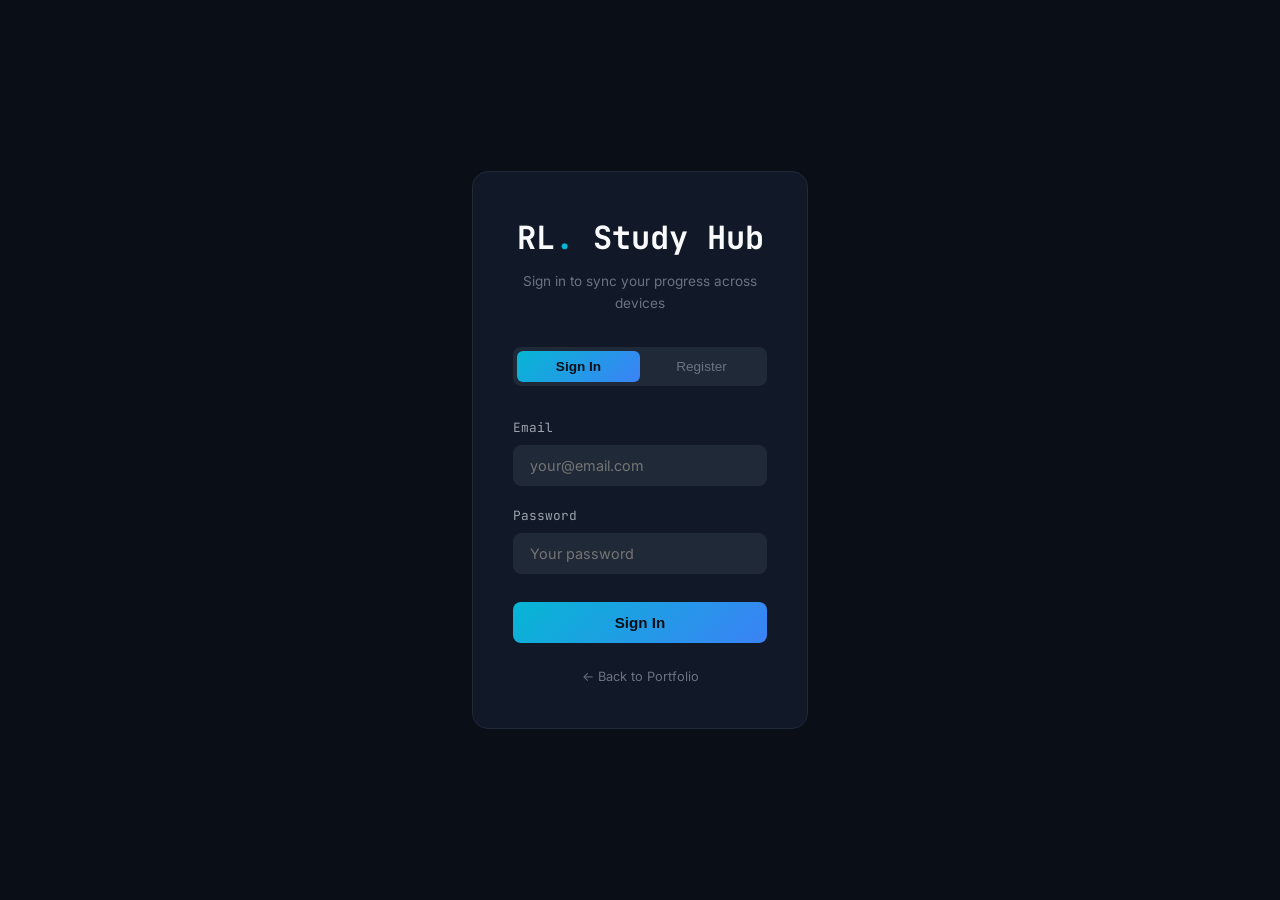
<file: website/login.html>
<!DOCTYPE html>
<html lang="en">
<head>
  <meta charset="UTF-8">
  <meta name="viewport" content="width=device-width, initial-scale=1.0">
  <title>Study Hub — Login</title>
  <link rel="preconnect" href="https://fonts.googleapis.com">
  <link rel="preconnect" href="https://fonts.gstatic.com" crossorigin>
  <link href="https://fonts.googleapis.com/css2?family=Inter:wght@300;400;500;600;700&family=JetBrains+Mono:wght@400;500&display=swap" rel="stylesheet">
  <link rel="icon" type="image/svg+xml" href="assets/favicon.svg">
  <style>
    :root{--bg-primary:#0a0e17;--bg-secondary:#111827;--bg-tertiary:#1f2937;--accent-primary:#06b6d4;--accent-secondary:#3b82f6;--accent-gradient:linear-gradient(135deg,#06b6d4,#3b82f6);--status-complete:#10b981;--status-gap:#ef4444;--text-primary:#f9fafb;--text-secondary:#9ca3af;--text-muted:#6b7280;--border-subtle:#1f2937;--font-body:'Inter',system-ui,sans-serif;--font-mono:'JetBrains Mono','Fira Code',monospace}
    *,*::before,*::after{box-sizing:border-box;margin:0;padding:0}
    body{font-family:var(--font-body);background:var(--bg-primary);color:var(--text-primary);line-height:1.6;-webkit-font-smoothing:antialiased;display:flex;align-items:center;justify-content:center;min-height:100vh}
    .login-container{width:100%;max-width:400px;padding:2rem}
    .login-card{background:var(--bg-secondary);border:1px solid var(--border-subtle);border-radius:16px;padding:2.5rem}
    .login-card__logo{font-family:var(--font-mono);font-size:2rem;font-weight:700;text-align:center;margin-bottom:.5rem}
    .login-card__logo span{color:var(--accent-primary)}
    .login-card__subtitle{text-align:center;color:var(--text-muted);font-size:.85rem;margin-bottom:2rem}
    .tabs{display:flex;gap:0;margin-bottom:2rem;background:var(--bg-tertiary);border-radius:8px;padding:4px}
    .tab{flex:1;padding:.5rem;text-align:center;font-size:.85rem;font-weight:500;color:var(--text-muted);cursor:pointer;border-radius:6px;border:none;background:none;transition:all .2s}
    .tab.active{background:var(--accent-gradient);color:var(--bg-primary);font-weight:600}
    .form-group{margin-bottom:1.25rem}
    .form-group label{display:block;font-size:.8rem;color:var(--text-secondary);margin-bottom:.4rem;font-family:var(--font-mono)}
    .form-group input{width:100%;padding:.7rem 1rem;background:var(--bg-tertiary);border:1px solid var(--border-subtle);border-radius:8px;color:var(--text-primary);font-family:var(--font-body);font-size:.9rem;outline:none;transition:border-color .2s}
    .form-group input:focus{border-color:var(--accent-primary)}
    .btn-submit{width:100%;padding:.75rem;background:var(--accent-gradient);color:var(--bg-primary);border:none;border-radius:8px;font-size:.95rem;font-weight:600;cursor:pointer;transition:all .2s;margin-top:.5rem}
    .btn-submit:hover{box-shadow:0 0 20px rgba(6,182,212,.3);transform:translateY(-1px)}
    .btn-submit:disabled{opacity:.5;cursor:not-allowed;transform:none;box-shadow:none}
    .message{text-align:center;font-size:.8rem;margin-top:1rem;padding:.5rem;border-radius:6px}
    .message--error{background:rgba(239,68,68,.1);color:var(--status-gap)}
    .message--success{background:rgba(16,185,129,.1);color:var(--status-complete)}
    .back-link{display:block;text-align:center;margin-top:1.5rem;color:var(--text-muted);font-size:.8rem;text-decoration:none}
    .back-link:hover{color:var(--accent-primary)}
  </style>
</head>
<body>
  <div class="login-container">
    <div class="login-card">
      <div class="login-card__logo">RL<span>.</span> Study Hub</div>
      <p class="login-card__subtitle">Sign in to sync your progress across devices</p>

      <div class="tabs">
        <button class="tab active" id="tabLogin" onclick="showTab('login')">Sign In</button>
        <button class="tab" id="tabRegister" onclick="showTab('register')">Register</button>
      </div>

      <form id="authForm" onsubmit="handleSubmit(event)">
        <div class="form-group">
          <label>Email</label>
          <input type="email" id="email" required placeholder="your@email.com" autocomplete="email">
        </div>
        <div class="form-group">
          <label>Password</label>
          <input type="password" id="password" required placeholder="Your password" minlength="6" autocomplete="current-password">
        </div>
        <button type="submit" class="btn-submit" id="submitBtn">Sign In</button>
      </form>

      <div id="message" class="message" style="display:none"></div>
      <a href="index.html" class="back-link">&larr; Back to Portfolio</a>
    </div>
  </div>

  <script>
  (function() {
    var API_URL = 'https://studyhub-api-881000472963.southamerica-east1.run.app/api';
    var mode = 'login';

    // If already logged in, redirect
    var token = localStorage.getItem('studyhub_token');
    if (token) {
      var redirect = new URLSearchParams(window.location.search).get('redirect') || 'gcp-architect-study.html';
      window.location.href = redirect;
    }

    window.showTab = function(tab) {
      mode = tab;
      document.getElementById('tabLogin').classList.toggle('active', tab === 'login');
      document.getElementById('tabRegister').classList.toggle('active', tab === 'register');
      document.getElementById('submitBtn').textContent = tab === 'login' ? 'Sign In' : 'Create Account';
      document.getElementById('message').style.display = 'none';
    };

    window.handleSubmit = function(e) {
      e.preventDefault();
      var email = document.getElementById('email').value;
      var password = document.getElementById('password').value;
      var btn = document.getElementById('submitBtn');
      var msg = document.getElementById('message');

      btn.disabled = true;
      btn.textContent = 'Loading...';

      var endpoint = mode === 'login' ? '/auth/login' : '/auth/register';

      fetch(API_URL + endpoint, {
        method: 'POST',
        headers: { 'Content-Type': 'application/json' },
        body: JSON.stringify({ email: email, password: password })
      })
      .then(function(r) {
        if (!r.ok) return r.json().then(function(d) { throw new Error(d.detail || 'Error'); });
        return r.json();
      })
      .then(function(data) {
        localStorage.setItem('studyhub_token', data.token);
        localStorage.setItem('studyhub_email', data.email);
        msg.className = 'message message--success';
        msg.textContent = 'Success! Redirecting...';
        msg.style.display = 'block';
        setTimeout(function() {
          var redirect = new URLSearchParams(window.location.search).get('redirect') || 'gcp-architect-study.html';
          window.location.href = redirect;
        }, 500);
      })
      .catch(function(err) {
        msg.className = 'message message--error';
        msg.textContent = err.message;
        msg.style.display = 'block';
        btn.disabled = false;
        btn.textContent = mode === 'login' ? 'Sign In' : 'Create Account';
      });
    };
  })();
  </script>
</body>
</html>
</file>
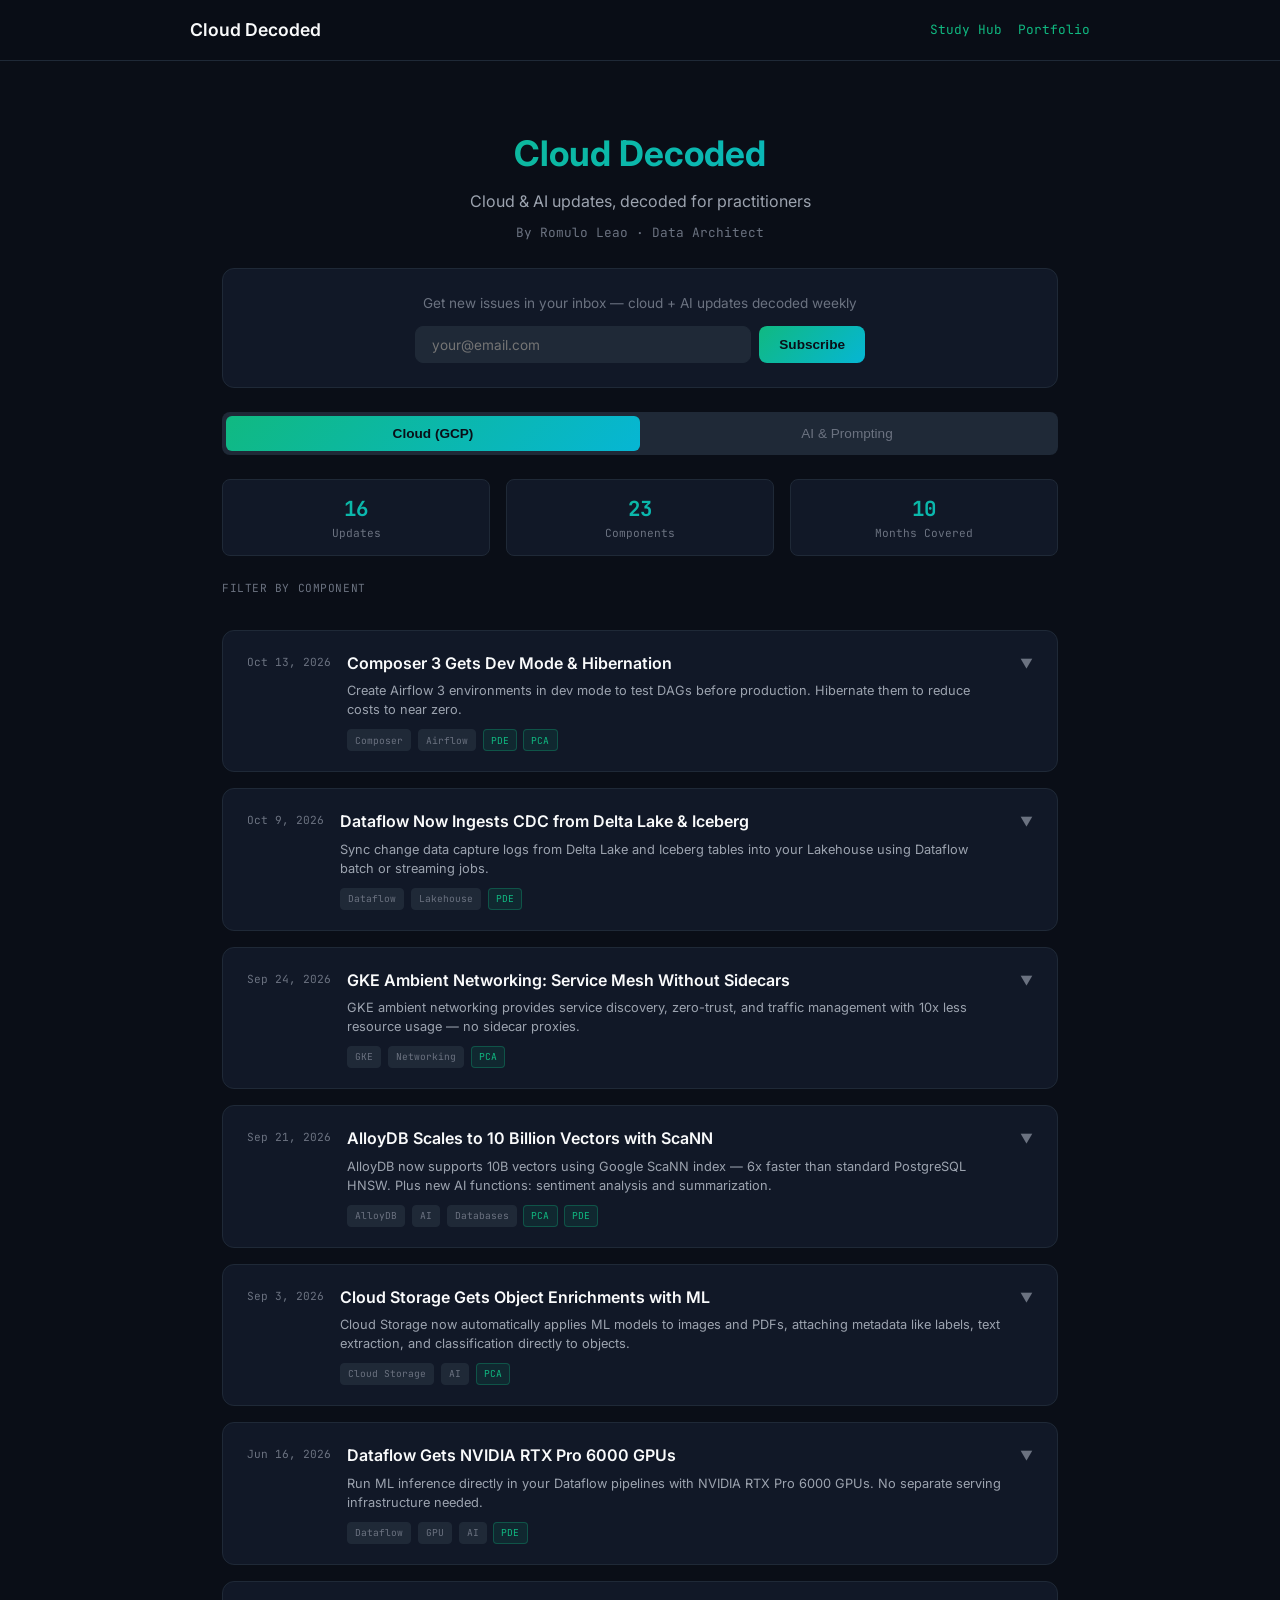
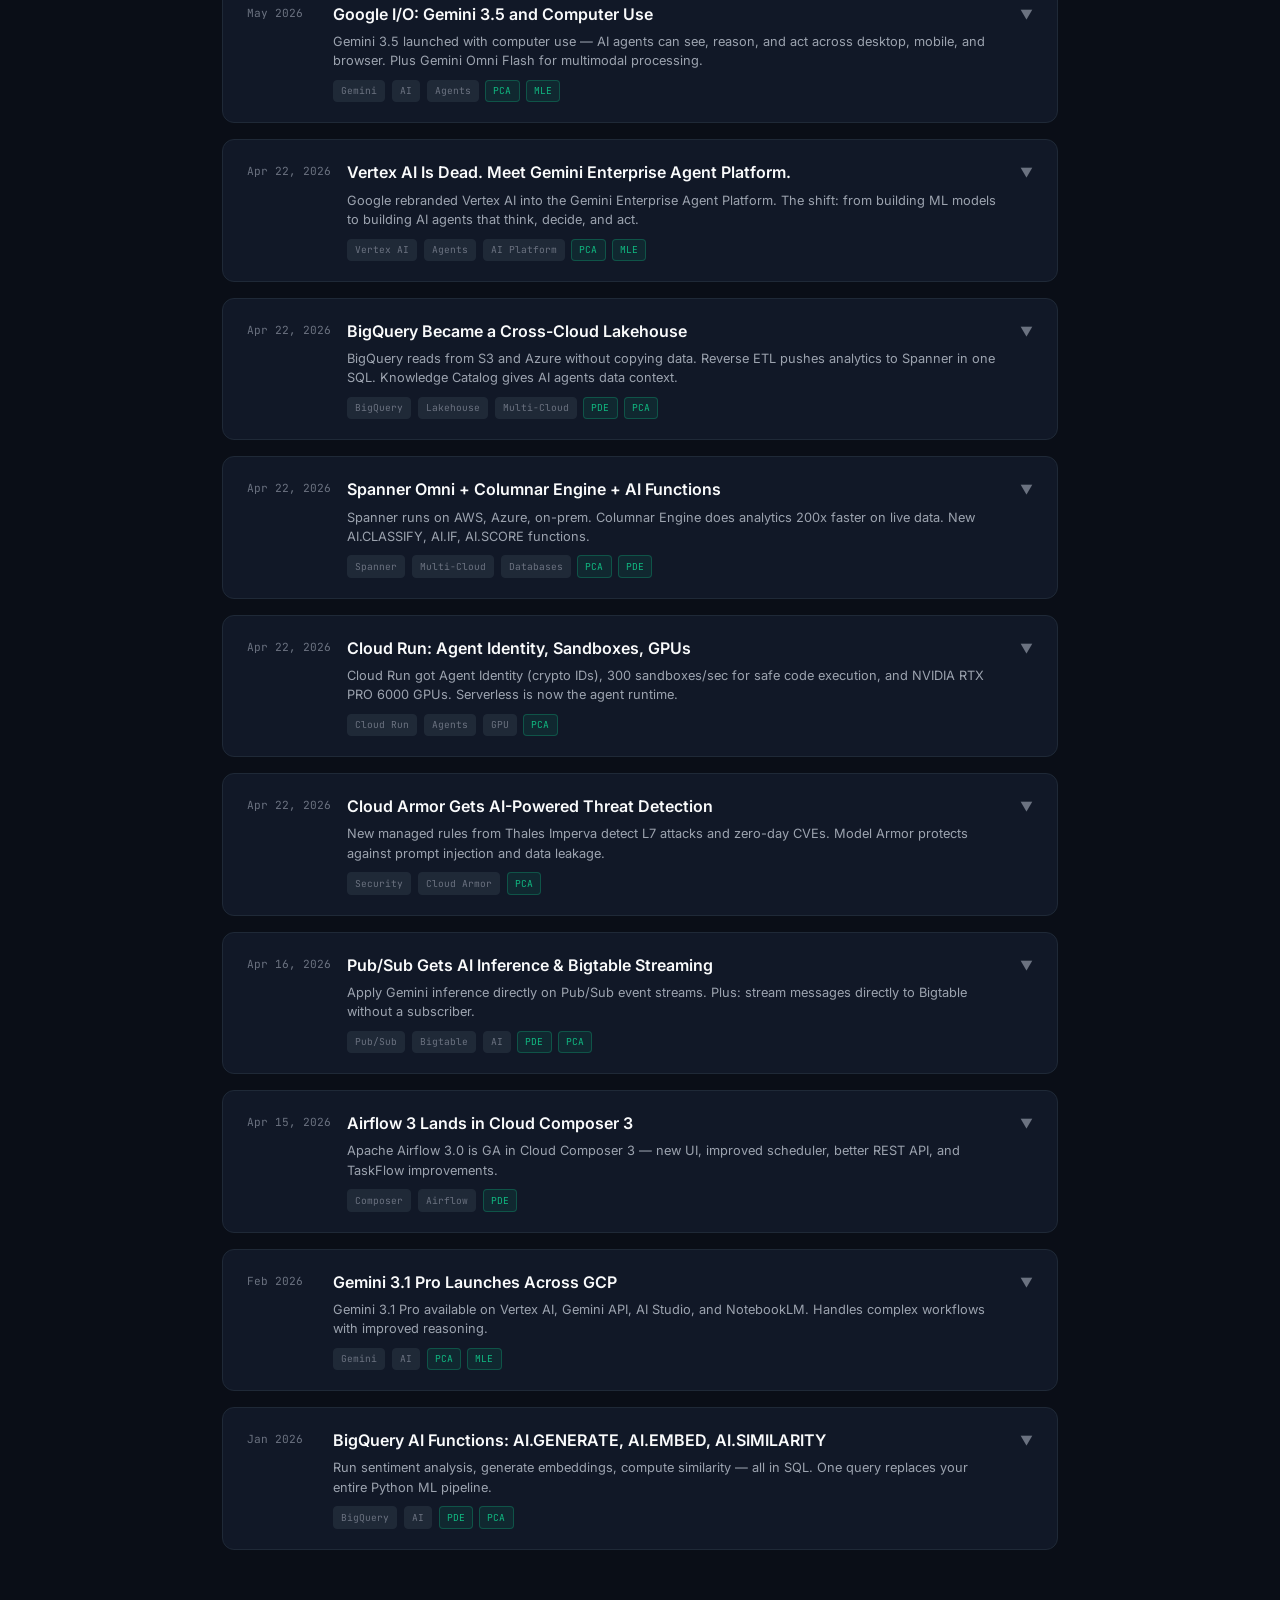
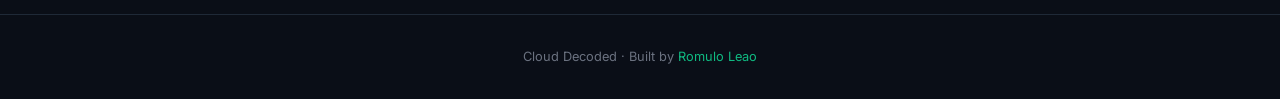
<file: website/newsletter.html>
<!DOCTYPE html>
<html lang="en">
<head>
  <meta charset="UTF-8">
  <meta name="viewport" content="width=device-width, initial-scale=1.0">
  <title>Cloud Decoded — Newsletter</title>
  <link rel="preconnect" href="https://fonts.googleapis.com">
  <link rel="preconnect" href="https://fonts.gstatic.com" crossorigin>
  <link href="https://fonts.googleapis.com/css2?family=Inter:wght@300;400;500;600;700&family=JetBrains+Mono:wght@400;500&display=swap" rel="stylesheet">
  <link rel="icon" type="image/svg+xml" href="assets/favicon.svg">
  <style>
    :root{--bg-primary:#0a0e17;--bg-secondary:#111827;--bg-tertiary:#1f2937;--accent-primary:#10b981;--accent-secondary:#34d399;--accent-gradient:linear-gradient(135deg,#10b981,#06b6d4);--text-primary:#f9fafb;--text-secondary:#9ca3af;--text-muted:#6b7280;--border-subtle:#1f2937;--font-body:'Inter',system-ui,sans-serif;--font-mono:'JetBrains Mono','Fira Code',monospace;--max-width:900px}
    *,*::before,*::after{box-sizing:border-box;margin:0;padding:0}
    body{font-family:var(--font-body);background:var(--bg-primary);color:var(--text-primary);line-height:1.6;-webkit-font-smoothing:antialiased}
    .header{background:rgba(10,14,23,.95);backdrop-filter:blur(12px);border-bottom:1px solid var(--border-subtle);padding:1rem 2rem;position:sticky;top:0;z-index:100}
    .header__inner{max-width:var(--max-width);margin:0 auto;display:flex;align-items:center;justify-content:space-between}
    .header__title{font-size:1.1rem;font-weight:600}
    .header__links{display:flex;gap:1rem}.header__links a{font-family:var(--font-mono);font-size:.8rem;color:var(--accent-primary);text-decoration:none}.header__links a:hover{color:var(--accent-secondary)}
    .container{max-width:var(--max-width);margin:0 auto;padding:2rem}
    .hero{text-align:center;padding:2rem 0 1.5rem}
    .hero__title{font-size:2.2rem;font-weight:700;background:var(--accent-gradient);-webkit-background-clip:text;background-clip:text;-webkit-text-fill-color:transparent;margin-bottom:.5rem}
    .hero__subtitle{color:var(--text-secondary);font-size:1rem;max-width:600px;margin:0 auto .5rem}
    .hero__tagline{font-family:var(--font-mono);font-size:.8rem;color:var(--text-muted)}
    /* Subscribe */
    .subscribe{background:var(--bg-secondary);border:1px solid var(--border-subtle);border-radius:12px;padding:1.5rem;margin-bottom:1.5rem;text-align:center}
    .subscribe p{font-size:.85rem;color:var(--text-muted);margin-bottom:.75rem}
    .subscribe form{display:flex;gap:.5rem;max-width:450px;margin:0 auto}
    .subscribe input{flex:1;padding:.6rem 1rem;background:var(--bg-tertiary);border:1px solid var(--border-subtle);border-radius:8px;color:var(--text-primary);font-family:var(--font-body);font-size:.85rem;outline:none}
    .subscribe input:focus{border-color:var(--accent-primary)}
    .subscribe button{padding:.6rem 1.25rem;background:var(--accent-gradient);color:var(--bg-primary);border:none;border-radius:8px;font-weight:600;font-size:.85rem;cursor:pointer;white-space:nowrap}
    #subMsg{font-size:.8rem;margin-top:.75rem}
    /* Filters */
    .filters{margin-bottom:1.5rem}
    .filters__label{font-family:var(--font-mono);font-size:.7rem;color:var(--text-muted);text-transform:uppercase;letter-spacing:.05em;margin-bottom:.5rem}
    .filters__row{display:flex;gap:.4rem;flex-wrap:wrap}
    .filter-btn{font-family:var(--font-mono);font-size:.7rem;padding:.3rem .65rem;border-radius:20px;border:1px solid var(--border-subtle);background:var(--bg-secondary);color:var(--text-muted);cursor:pointer;transition:all .2s}
    .filter-btn:hover{border-color:var(--accent-primary);color:var(--text-primary)}
    .filter-btn.active{background:var(--accent-primary);color:var(--bg-primary);border-color:var(--accent-primary)}
    /* Stats */
    .stats{display:flex;gap:1rem;margin-bottom:1.5rem;flex-wrap:wrap}
    .stat{background:var(--bg-secondary);border:1px solid var(--border-subtle);border-radius:8px;padding:.75rem 1rem;flex:1;min-width:120px;text-align:center}
    .stat__num{font-family:var(--font-mono);font-size:1.3rem;font-weight:700;background:var(--accent-gradient);-webkit-background-clip:text;background-clip:text;-webkit-text-fill-color:transparent}
    .stat__label{font-size:.7rem;color:var(--text-muted);font-family:var(--font-mono)}
    /* Issues */
    .issues{display:flex;flex-direction:column;gap:1rem}
    .issue-card{background:var(--bg-secondary);border:1px solid var(--border-subtle);border-radius:12px;overflow:hidden;transition:all .3s}
    .issue-card:hover{border-color:var(--accent-primary)}
    .issue-card.hidden{display:none}
    .issue-card__header{padding:1.25rem 1.5rem;cursor:pointer;display:flex;align-items:flex-start;gap:1rem}
    .issue-card__date{font-family:var(--font-mono);font-size:.7rem;color:var(--text-muted);min-width:70px;padding-top:.2rem}
    .issue-card__info{flex:1}
    .issue-card__title{font-size:1rem;font-weight:600;margin-bottom:.3rem}
    .issue-card__tldr{font-size:.8rem;color:var(--text-secondary);line-height:1.5}
    .issue-card__meta{display:flex;gap:.4rem;margin-top:.6rem;flex-wrap:wrap}
    .issue-card__tag{font-family:var(--font-mono);font-size:.6rem;padding:.15rem .45rem;border-radius:4px;background:var(--bg-tertiary);color:var(--text-muted);border:1px solid var(--border-subtle)}
    .issue-card__tag--cert{background:rgba(16,185,129,.1);color:var(--accent-primary);border-color:rgba(16,185,129,.3)}
    .issue-card__arrow{color:var(--text-muted);font-size:.8rem;transition:transform .3s;padding-top:.2rem}
    .issue-card.open .issue-card__arrow{transform:rotate(180deg)}
    .issue-card__body{display:none;padding:0 1.5rem 1.5rem;border-top:1px solid var(--border-subtle)}
    .issue-card.open .issue-card__body{display:block}
    .issue-card__body h2{font-size:.95rem;font-weight:600;color:var(--accent-primary);margin:1.25rem 0 .5rem}.issue-card__body h2:first-child{margin-top:1rem}
    .issue-card__body p{color:var(--text-secondary);font-size:.83rem;line-height:1.7;margin-bottom:.5rem}
    .issue-card__body strong{color:var(--text-primary)}
    .issue-card__body ul{list-style:none;margin-bottom:.75rem}
    .issue-card__body ul li{color:var(--text-secondary);font-size:.83rem;line-height:1.6;padding-left:1rem;position:relative;margin-bottom:.25rem}
    .issue-card__body ul li::before{content:'';position:absolute;left:0;top:.55rem;width:4px;height:4px;border-radius:50%;background:var(--accent-primary)}
    .issue-card__body pre{background:var(--bg-tertiary);border:1px solid var(--border-subtle);border-radius:8px;padding:.75rem;margin:.75rem 0;font-family:var(--font-mono);font-size:.75rem;color:var(--accent-primary);overflow-x:auto;line-height:1.5;white-space:pre}
    .issue-card__body code{font-family:var(--font-mono);font-size:.78rem;background:var(--bg-tertiary);padding:.1rem .35rem;border-radius:3px;color:var(--accent-primary)}
    .issue-card__body table{width:100%;border-collapse:collapse;margin:.75rem 0;font-size:.78rem}
    .issue-card__body th{text-align:left;padding:.4rem .6rem;background:var(--bg-tertiary);color:var(--accent-primary);font-family:var(--font-mono);font-weight:500;font-size:.72rem;border-bottom:1px solid var(--border-subtle)}
    .issue-card__body td{padding:.4rem .6rem;color:var(--text-secondary);border-bottom:1px solid rgba(31,41,55,.5)}
    .tip{background:rgba(245,158,11,.08);border-left:3px solid #f59e0b;border-radius:0 8px 8px 0;padding:.6rem .85rem;margin:.75rem 0;font-size:.78rem}
    .tip__label{font-family:var(--font-mono);font-size:.65rem;color:#f59e0b;text-transform:uppercase;margin-bottom:.2rem}.tip p{color:var(--text-secondary);margin:0}
    .takeaway{background:rgba(16,185,129,.08);border-left:3px solid var(--accent-primary);border-radius:0 8px 8px 0;padding:.6rem .85rem;margin:.75rem 0}.takeaway p{color:var(--text-primary);margin:0;font-weight:500;font-size:.83rem}
    .footer{padding:2rem;text-align:center;border-top:1px solid var(--border-subtle);margin-top:2rem}.footer p{font-size:.8rem;color:var(--text-muted)}.footer a{color:var(--accent-primary);text-decoration:none}
    @media(max-width:768px){.container{padding:1rem}.hero__title{font-size:1.6rem}.issue-card__header{flex-direction:column;gap:.5rem}.stats{flex-direction:column}}
  </style>
</head>
<body>
  <header class="header"><div class="header__inner"><span class="header__title">Cloud Decoded</span><div class="header__links"><a href="gcp-architect-study.html">Study Hub</a><a href="index.html">Portfolio</a></div></div></header>
  <div class="container">
    <div class="hero">
      <h1 class="hero__title">Cloud Decoded</h1>
      <p class="hero__subtitle">Cloud & AI updates, decoded for practitioners</p>
      <p class="hero__tagline">By Romulo Leao &middot; Data Architect</p>
    </div>
    <div class="subscribe">
      <p>Get new issues in your inbox — cloud + AI updates decoded weekly</p>
      <form id="subscribeForm"><input type="email" id="subEmail" required placeholder="your@email.com"><button type="submit" id="subBtn">Subscribe</button></form>
      <p id="subMsg" style="display:none"></p>
    </div>
    <!-- Tabs -->
    <div style="display:flex;gap:0;margin-bottom:1.5rem;background:var(--bg-tertiary);border-radius:8px;padding:4px">
      <button class="tab-btn active" id="tabCloud" onclick="switchTab('cloud')" style="flex:1;padding:.6rem;text-align:center;font-size:.85rem;font-weight:600;color:var(--bg-primary);cursor:pointer;border-radius:6px;border:none;background:var(--accent-gradient);transition:all .2s">Cloud (GCP)</button>
      <button class="tab-btn" id="tabAI" onclick="switchTab('ai')" style="flex:1;padding:.6rem;text-align:center;font-size:.85rem;font-weight:500;color:var(--text-muted);cursor:pointer;border-radius:6px;border:none;background:none;transition:all .2s">AI & Prompting</button>
    </div>
    <!-- Cloud tab -->
    <div id="cloudTab">
      <div class="stats"><div class="stat"><div class="stat__num" id="totalCount">0</div><div class="stat__label">Updates</div></div><div class="stat"><div class="stat__num" id="componentCount">0</div><div class="stat__label">Components</div></div><div class="stat"><div class="stat__num" id="monthSpan">0</div><div class="stat__label">Months Covered</div></div></div>
      <div class="filters"><div class="filters__label">Filter by component</div><div class="filters__row" id="filterRow"></div></div>
      <div class="issues" id="issues"></div>
    </div>
    <!-- AI tab -->
    <div id="aiTab" style="display:none">
      <div class="stats"><div class="stat"><div class="stat__num" id="aiTotalCount">0</div><div class="stat__label">Articles</div></div><div class="stat"><div class="stat__num" id="aiCategoryCount">0</div><div class="stat__label">Categories</div></div></div>
      <div class="filters"><div class="filters__label">Filter by topic</div><div class="filters__row" id="aiFilterRow"></div></div>
      <div class="issues" id="aiIssues"></div>
    </div>
  </div>
  <footer class="footer"><p>Cloud Decoded &middot; Built by <a href="index.html">Romulo Leao</a></p></footer>
  <script>
  (function(){
    var API='https://studyhub-api-881000472963.southamerica-east1.run.app/api';
    // Tab switching
    window.switchTab=function(tab){
      var cloudTab=document.getElementById('cloudTab');
      var aiTab=document.getElementById('aiTab');
      var tabCloud=document.getElementById('tabCloud');
      var tabAI=document.getElementById('tabAI');
      if(tab==='cloud'){
        cloudTab.style.display='block';aiTab.style.display='none';
        tabCloud.style.background='linear-gradient(135deg,#10b981,#06b6d4)';tabCloud.style.color='var(--bg-primary)';tabCloud.style.fontWeight='600';
        tabAI.style.background='none';tabAI.style.color='var(--text-muted)';tabAI.style.fontWeight='500';
      } else {
        cloudTab.style.display='none';aiTab.style.display='block';
        tabAI.style.background='linear-gradient(135deg,#8b5cf6,#6366f1)';tabAI.style.color='white';tabAI.style.fontWeight='600';
        tabCloud.style.background='none';tabCloud.style.color='var(--text-muted)';tabCloud.style.fontWeight='500';
      }
    };

    // AI Issues Data
    var AI_ISSUES=[
      {date:'Oct 2026',title:'Stop Writing Bad Prompts: 5 Patterns That Actually Work with Claude',tldr:'XML tags, contract-style system prompts, positive instructions, examples, and output schemas — the 5 techniques Anthropic recommends.',tags:['Prompting','Best Practices'],certs:[],body:'<h2>The 5 Patterns</h2><h3>1. XML Tags (Not Markdown)</h3><p>Claude is specifically trained to respect XML tags. They create unambiguous semantic boundaries.</p><pre>&lt;context&gt;\nYou are analyzing customer support tickets.\n&lt;/context&gt;\n\n&lt;instructions&gt;\nClassify each ticket by urgency (low/medium/high)\nand department (billing/technical/account).\n&lt;/instructions&gt;\n\n&lt;examples&gt;\n&lt;example&gt;\nInput: "I can\'t log in and my trial expires tomorrow"\nOutput: {"urgency":"high","department":"account"}\n&lt;/example&gt;\n&lt;/examples&gt;\n\n&lt;tickets&gt;\n{{TICKETS_HERE}}\n&lt;/tickets&gt;</pre><h3>2. Contract-Style System Prompts</h3><p>Define the role AND what "done" looks like. Don\'t just say what to do — say when the job is finished.</p><pre>You are a data quality auditor.\n\nYour job is done when you have:\n1. Checked all columns for null rates\n2. Flagged any column with > 5% nulls\n3. Returned a JSON report with findings</pre><h3>3. Positive Instructions</h3><p><strong>Bad:</strong> "Don\'t use bullet points"<br><strong>Good:</strong> "Write as flowing paragraphs"</p><p>Claude responds better to what you WANT, not what you DON\'T want.</p><h3>4. Show, Don\'t Tell (Examples)</h3><p>1-3 examples beat a page of instructions. Cover normal cases AND edge cases.</p><h3>5. Output Schema</h3><p>Tell Claude the exact shape of the output you want:</p><pre>Return a JSON object with this schema:\n{\n  "summary": "string (max 100 chars)",\n  "sentiment": "positive | negative | neutral",\n  "confidence": "number between 0 and 1"\n}</pre><div class="tip"><div class="tip__label">Source</div><p><a href="https://docs.anthropic.com/en/docs/build-with-claude/prompt-engineering/claude-4-best-practices">Anthropic Official Best Practices</a></p></div><div class="takeaway"><p>XML tags + contract system prompt + positive instructions + examples + output schema = prompts that work every time.</p></div>'},
      {date:'Oct 2026',title:'Prompt Caching: Cut Your Claude API Costs by 90%',tldr:'Cache your system prompts and documents. Cache hits cost 90% less. Three lines of code can save you thousands per month.',tags:['Cost','API','Caching'],certs:[],body:'<h2>How It Works</h2><p>You mark content blocks with <code>cache_control</code> in your API request. The first call writes the cache (1.25x cost). Every subsequent call reads from cache (0.1x cost = <strong>90% savings</strong>).</p><pre>import anthropic\nclient = anthropic.Anthropic()\n\nresponse = client.messages.create(\n    model="claude-sonnet-5-5",\n    max_tokens=1024,\n    system=[\n        {\n            "type": "text",\n            "text": "You are a GCP expert...(long system prompt)...",\n            "cache_control": {"type": "ephemeral"}  # THIS LINE\n        }\n    ],\n    messages=[{"role": "user", "content": "Explain VPC peering"}]\n)</pre><h2>What to Cache</h2><ul><li><strong>System prompts</strong> — same prompt across all requests</li><li><strong>Large documents</strong> — reference docs, code files</li><li><strong>Tool definitions</strong> — your function schemas</li><li><strong>Few-shot examples</strong> — reused across requests</li></ul><h2>Cost Math</h2><table><thead><tr><th>Scenario</th><th>Without Caching</th><th>With Caching</th><th>Savings</th></tr></thead><tbody><tr><td>1K requests/day, 4K token system prompt</td><td>$120/month</td><td>$15/month</td><td>87%</td></tr><tr><td>+ Batch API (50% off)</td><td>$60/month</td><td>$7.50/month</td><td>94%</td></tr></tbody></table><h2>Combine with Batch API</h2><p>Prompt caching (90% off cached tokens) + Batch API (50% off everything) stack together. For non-real-time workloads, you can reach <strong>95% savings</strong>.</p><div class="takeaway"><p>Add cache_control to your system prompt. One line of code, 90% cost reduction. No quality trade-off.</p></div>'},
      {date:'Sep 2026',title:'MCP Just Got a Major Rewrite: Stateless, Scalable, Production-Ready',tldr:'The Model Context Protocol went stateless in the July 2026 spec. No more session management. Horizontal scaling just works. 10,000+ MCP servers in the ecosystem.',tags:['MCP','Agents','Architecture'],certs:[],body:'<h2>What Changed</h2><p>The 2026-07-28 MCP specification transformed MCP from a <strong>stateful bidirectional protocol</strong> into a <strong>stateless request/response protocol</strong>.</p><h2>Why It Matters</h2><table><thead><tr><th>Before (Stateful)</th><th>After (Stateless)</th></tr></thead><tbody><tr><td>Session state on server</td><td>No server state</td></tr><tr><td>Can\'t load balance</td><td>Standard load balancing works</td></tr><tr><td>Server restart = lost sessions</td><td>Server restart = transparent</td></tr><tr><td>initialize/handshake required</td><td>Version in every request _meta</td></tr></tbody></table><h2>Key Changes</h2><ul><li><strong>Roots, Sampling, Logging deprecated</strong> — use tool params, direct API calls, OpenTelemetry instead</li><li><strong>Tasks moved to extension</strong> — long-running work via io.modelcontextprotocol/tasks</li><li><strong>10,000+ servers</strong> in the ecosystem</li></ul><h2>What is MCP? (Quick Primer)</h2><p>MCP is a standard protocol for connecting AI models to external tools and data. Think of it as <strong>USB for AI</strong> — a universal plug that lets any AI model talk to any tool.</p><pre>// Example: MCP tool definition\n{\n  "name": "query_database",\n  "description": "Run SQL query on the analytics DB",\n  "inputSchema": {\n    "type": "object",\n    "properties": {\n      "query": {"type": "string", "description": "SQL query"}\n    }\n  }\n}</pre><div class="takeaway"><p>MCP went stateless = production-ready. 10K+ servers. The universal standard for connecting AI to tools.</p></div>'},
      {date:'Sep 2026',title:'Claude Opus 5.5: What Changed and When to Use Each Model',tldr:'Opus 5.5 is the new flagship. Sonnet 5.5 is the sweet spot. Haiku 5.5 is the speed demon. Here is the decision framework.',tags:['Models','Cost','Architecture'],certs:[],body:'<h2>2026 Model Lineup</h2><table><thead><tr><th>Model</th><th>Released</th><th>Best For</th><th>Speed</th><th>Cost</th></tr></thead><tbody><tr><td><strong>Opus 5.5</strong></td><td>Sep 22</td><td>Complex reasoning, research, architecture</td><td>Slow</td><td>$$$$</td></tr><tr><td><strong>Sonnet 5.5</strong></td><td>Sep 28</td><td>Most tasks: coding, analysis, writing</td><td>Medium</td><td>$$</td></tr><tr><td><strong>Haiku 5.5</strong></td><td>Oct 7</td><td>Classification, extraction, routing</td><td>Fast</td><td>$</td></tr></tbody></table><h2>Decision Framework</h2><ul><li><strong>Use Opus 5.5 when:</strong> Architectural decisions, complex multi-step reasoning, research synthesis, high-stakes outputs</li><li><strong>Use Sonnet 5.5 when:</strong> 90% of tasks — coding, data analysis, content generation, API responses</li><li><strong>Use Haiku 5.5 when:</strong> High-volume classification, entity extraction, routing, sub-second latency needed</li></ul><h2>Cost-Saving Pattern: Model Routing</h2><pre># Route queries to the cheapest capable model\ndef route_query(query, complexity):\n    if complexity == "simple":\n        return "claude-haiku-5-5"  # Fast, cheap\n    elif complexity == "moderate":\n        return "claude-sonnet-5-5"  # Sweet spot\n    else:\n        return "claude-opus-5-5"   # Full power</pre><h2>Also New</h2><ul><li><strong>Claude Fable 5.1</strong> (Sep 1) — storytelling and creative focused</li><li><strong>Opus 4.8</strong> (May 28) — 4x fewer code flaws, better tool calling</li><li><strong>Dreaming</strong> (May) — persistent memory between agent sessions</li></ul><div class="takeaway"><p>Sonnet 5.5 for 90% of tasks. Haiku 5.5 for speed. Opus 5.5 for hard problems. Route dynamically to save costs.</p></div>'},
      {date:'Aug 2026',title:'RAG in 2026: The Architecture That Actually Works',tldr:'Adaptive RAG routes queries to the right pipeline. Combine vector search + reranking + contextual compression. Treat retrieval as a product, not an afterthought.',tags:['RAG','Architecture','AI Engineering'],certs:[],body:'<h2>The Adaptive RAG Pattern</h2><p>The dominant RAG architecture in 2026 is <strong>Adaptive RAG</strong> — a query classifier routes each query to the appropriate pipeline:</p><ul><li><strong>Simple query</strong> → Direct vector search → LLM</li><li><strong>Moderate query</strong> → Multi-query + reranking → LLM</li><li><strong>Complex query</strong> → Agentic RAG (decompose, iterate, triangulate) → LLM</li></ul><h2>The Production Stack</h2><pre>Query → Query Understanding\n  → Multi-Query Expansion (3 paraphrases)\n  → Hybrid Search (vector + keyword)\n  → Reranking (cross-encoder)\n  → Contextual Compression (keep only relevant)\n  → LLM Generation\n  → Citation Extraction</pre><h2>5 Agentic RAG Patterns</h2><table><thead><tr><th>Pattern</th><th>How</th><th>When</th></tr></thead><tbody><tr><td><strong>Iterative</strong></td><td>Retrieve, check, retrieve again</td><td>Initial results insufficient</td></tr><tr><td><strong>Query Decomposition</strong></td><td>Split complex query into sub-queries</td><td>Multi-aspect questions</td></tr><tr><td><strong>Hypothesis-Driven</strong></td><td>Generate hypothesis, search for evidence</td><td>Research, analysis</td></tr><tr><td><strong>Cross-Corpus</strong></td><td>Search multiple sources, triangulate</td><td>Verification, fact-checking</td></tr><tr><td><strong>Evidence-Weighted</strong></td><td>Score evidence quality, weight synthesis</td><td>Critical decisions</td></tr></tbody></table><h2>Cache-Augmented Generation (New)</h2><p>For small, stable document sets: pre-load the entire knowledge base into the LLM\'s context using <strong>prompt caching</strong>. Anthropic\'s caching makes this economically viable. No vector DB needed.</p><div class="takeaway"><p>Adaptive RAG = route queries to the right pipeline complexity. Simple queries don\'t need agentic retrieval.</p></div>'},
      {date:'Jul 2026',title:'Context Engineering: The Skill That Replaced Prompt Engineering',tldr:'Anthropic says the hard part is not writing prompts — it is deciding what context to put in the prompt. Context engineering is the new meta-skill for AI builders.',tags:['Prompting','Context','Best Practices'],certs:[],body:'<h2>What Is Context Engineering?</h2><p>Prompt engineering = writing good instructions. <strong>Context engineering</strong> = deciding what information the model needs to see, and how to structure it.</p><p>Anthropic published a guide: <a href="https://www.anthropic.com/engineering/effective-context-engineering-for-ai-agents">Effective Context Engineering for AI Agents</a></p><h2>The Framework</h2><ul><li><strong>What context does the model need?</strong> — Not everything. Only what\'s relevant to THIS task.</li><li><strong>Where does it come from?</strong> — Files, databases, APIs, previous conversation, user profile.</li><li><strong>How is it structured?</strong> — Order matters. Important context goes first. Use XML tags for boundaries.</li><li><strong>How much is too much?</strong> — More context isn\'t always better. Irrelevant context dilutes performance.</li></ul><h2>Practical Rules</h2><ul><li><strong>Long documents go at the top</strong> of the prompt, above your query — improves quality by up to 30%</li><li><strong>Use git for agent state</strong> — Claude excels at using git to track what\'s been done across sessions</li><li><strong>Prefer general instructions over prescriptive steps</strong> — "think thoroughly" often beats a rigid step-by-step plan</li><li><strong>Context window ≠ infinite memory</strong> — just because you CAN fit 200K tokens doesn\'t mean you should</li></ul><div class="takeaway"><p>The hard part isn\'t writing prompts. It\'s deciding what context to include. Context engineering > prompt engineering.</p></div>'},
      {date:'May 2026',title:'Building AI Agents with Claude: Tool Use Done Right',tldr:'Anthropic published a guide on writing effective tools for AI agents. Clear descriptions, typed parameters, and error handling make or break agent reliability.',tags:['Agents','Tool Use','Best Practices'],certs:[],body:'<h2>What Makes a Good Tool?</h2><p>From Anthropic\'s engineering blog: <a href="https://www.anthropic.com/engineering/writing-tools-for-agents">Writing Effective Tools for AI Agents</a></p><h3>1. Clear, Specific Descriptions</h3><pre>// Bad\n{"name": "search", "description": "Search for stuff"}\n\n// Good\n{"name": "search_customers",\n "description": "Search customer database by name, email, or ID. Returns top 10 matches sorted by relevance. Use this when the user asks about a specific customer."}</pre><h3>2. Typed Parameters with Constraints</h3><pre>{"name": "query_sales",\n "inputSchema": {\n   "type": "object",\n   "properties": {\n     "start_date": {"type": "string", "format": "date",\n       "description": "Start date in YYYY-MM-DD format"},\n     "region": {"type": "string",\n       "enum": ["US", "EU", "APAC", "LATAM"],\n       "description": "Sales region to filter by"},\n     "limit": {"type": "integer", "default": 10,\n       "minimum": 1, "maximum": 100}\n   },\n   "required": ["start_date"]\n }}</pre><h3>3. Error Messages That Help the Agent Recover</h3><p>Return clear error messages so the agent can self-correct:</p><pre>// Bad: "Error 500"\n// Good: "No customers found matching \'Jon\'. Did you mean \'John\'? Try searching with a partial name."</pre><div class="takeaway"><p>Agent reliability = tool quality. Clear descriptions, typed params, helpful errors. The agent is only as good as its tools.</p></div>'}
    ];

    // Render AI tab
    function renderAITab(){
      var aiContainer=document.getElementById('aiIssues');
      var aiFilterRow=document.getElementById('aiFilterRow');
      aiContainer.innerHTML='';aiFilterRow.innerHTML='';
      var allTags={};
      AI_ISSUES.forEach(function(i){i.tags.forEach(function(t){allTags[t]=true})});
      var tagList=Object.keys(allTags).sort();
      document.getElementById('aiTotalCount').textContent=AI_ISSUES.length;
      document.getElementById('aiCategoryCount').textContent=tagList.length;
      var allBtn=document.createElement('button');allBtn.className='filter-btn active';allBtn.textContent='All';allBtn.dataset.tag='all';aiFilterRow.appendChild(allBtn);
      tagList.forEach(function(tag){var btn=document.createElement('button');btn.className='filter-btn';btn.textContent=tag;btn.dataset.tag=tag;aiFilterRow.appendChild(btn)});
      var aiActiveFilters=new Set();
      aiFilterRow.addEventListener('click',function(e){
        if(!e.target.classList.contains('filter-btn'))return;
        var tag=e.target.dataset.tag;
        if(tag==='all'){aiActiveFilters.clear();aiFilterRow.querySelectorAll('.filter-btn').forEach(function(b){b.classList.remove('active')});e.target.classList.add('active')}
        else{aiFilterRow.querySelector('[data-tag="all"]').classList.remove('active');if(aiActiveFilters.has(tag)){aiActiveFilters.delete(tag);e.target.classList.remove('active')}else{aiActiveFilters.add(tag);e.target.classList.add('active')}if(aiActiveFilters.size===0){aiFilterRow.querySelector('[data-tag="all"]').classList.add('active')}}
        aiContainer.querySelectorAll('.issue-card').forEach(function(card){if(aiActiveFilters.size===0){card.classList.remove('hidden');return}var ct=JSON.parse(card.dataset.tags);if(ct.some(function(t){return aiActiveFilters.has(t)}))card.classList.remove('hidden');else card.classList.add('hidden')});
      });
      AI_ISSUES.forEach(function(issue){
        var tagsHtml=issue.tags.map(function(t){return '<span class="issue-card__tag" style="background:rgba(139,92,246,.1);color:#a78bfa;border-color:rgba(139,92,246,.3)">'+t+'</span>'}).join('');
        var card=document.createElement('div');card.className='issue-card';card.dataset.tags=JSON.stringify(issue.tags);
        card.innerHTML='<div class="issue-card__header"><span class="issue-card__date">'+issue.date+'</span><div class="issue-card__info"><div class="issue-card__title">'+issue.title+'</div><div class="issue-card__tldr">'+issue.tldr+'</div><div class="issue-card__meta">'+tagsHtml+'</div></div><span class="issue-card__arrow">&#9660;</span></div><div class="issue-card__body">'+issue.body+'</div>';
        card.querySelector('.issue-card__header').addEventListener('click',function(){card.classList.toggle('open')});
        aiContainer.appendChild(card);
      });
    }
    renderAITab();

    document.getElementById('subscribeForm').addEventListener('submit',function(e){e.preventDefault();var email=document.getElementById('subEmail').value;var btn=document.getElementById('subBtn');var msg=document.getElementById('subMsg');btn.disabled=true;btn.textContent='...';fetch(API+'/newsletter/subscribe',{method:'POST',headers:{'Content-Type':'application/json'},body:JSON.stringify({email:email})}).then(function(r){return r.json()}).then(function(){msg.style.display='block';msg.style.color='#10b981';msg.textContent="You're in! We'll send new issues to "+email;document.getElementById('subEmail').value=''}).catch(function(){msg.style.display='block';msg.style.color='#ef4444';msg.textContent='Something went wrong. Try again.'}).finally(function(){btn.disabled=false;btn.textContent='Subscribe'})});

    var HARDCODED_ISSUES=[
      {date:'Oct 13, 2026',title:'Composer 3 Gets Dev Mode & Hibernation',tldr:'Create Airflow 3 environments in dev mode to test DAGs before production. Hibernate them to reduce costs to near zero.',tags:['Composer','Airflow'],certs:['PDE','PCA'],body:'<h2>What Changed</h2><p>Cloud Composer (Managed Airflow) now supports <strong>development mode environments</strong> and <strong>hibernation</strong>, both GA.</p><ul><li><strong>Dev mode:</strong> Create lightweight Airflow 3 environments to test DAGs before publishing to production</li><li><strong>Hibernation:</strong> Pause dev environments to reduce costs to nearly zero when not in use</li><li><strong>Airflow 3:</strong> Generally available in Composer 3 since April 2026</li></ul><h2>Also New</h2><ul><li><strong>Orchestration Pipelines</strong> — GA since Aug 28</li><li><strong>MCP Server for Airflow</strong> — GA since Aug 25. AI agents can trigger and manage your DAGs</li></ul><div class="tip"><div class="tip__label">Exam Impact</div><p>"Reduce cost of development orchestration" → <strong>Composer dev mode + hibernation</strong>.</p></div><div class="takeaway"><p>Composer 3 + Airflow 3 + dev mode + hibernation = cheaper, faster DAG development.</p></div>'},
      {date:'Oct 9, 2026',title:'Dataflow Now Ingests CDC from Delta Lake & Iceberg',tldr:'Sync change data capture logs from Delta Lake and Iceberg tables into your Lakehouse using Dataflow batch or streaming jobs.',tags:['Dataflow','Lakehouse'],certs:['PDE'],body:'<h2>What Changed</h2><p>Dataflow now supports <strong>CDC ingestion from Delta Lake and Apache Iceberg</strong> tables into Lakehouse Iceberg tables (Preview).</p><ul><li><strong>Delta Lake:</strong> Batch jobs for CDC sync</li><li><strong>Apache Iceberg:</strong> Both batch and streaming jobs</li><li><strong>Delta Lake as source</strong> in Dataflow Job Builder (since Aug 19)</li></ul><h2>Why It Matters</h2><p>If your data is in Delta Lake (Databricks) or Iceberg, you can now sync changes directly into your GCP Lakehouse without custom ETL. Dataflow handles the CDC logic.</p><div class="takeaway"><p>Dataflow bridges Databricks/Iceberg world and GCP Lakehouse — CDC sync without custom code.</p></div>'},
      {date:'Sep 24, 2026',title:'GKE Ambient Networking: Service Mesh Without Sidecars',tldr:'GKE ambient networking provides service discovery, zero-trust, and traffic management with 10x less resource usage — no sidecar proxies.',tags:['GKE','Networking'],certs:['PCA'],body:'<h2>What Changed</h2><p>GKE <strong>ambient networking</strong> is now in Preview. It replaces sidecar-based service mesh with a simplified L4 data plane.</p><ul><li><strong>10x reduction</strong> in resource usage for mesh capabilities</li><li>Zero-trust access (mTLS by default)</li><li>Service discovery between Cloud Run and GKE pods</li><li>No Envoy sidecars needed</li></ul><h2>Before vs After</h2><table><thead><tr><th>Before (Istio/Envoy)</th><th>After (Ambient)</th></tr></thead><tbody><tr><td>Sidecar per pod</td><td>No sidecars</td></tr><tr><td>High memory/CPU overhead</td><td>10x less resources</td></tr><tr><td>Complex config</td><td>Simplified L4 mesh</td></tr></tbody></table><div class="takeaway"><p>Service mesh without the sidecar tax. 10x cheaper, zero-trust by default.</p></div>'},
      {date:'Sep 21, 2026',title:'AlloyDB Scales to 10 Billion Vectors with ScaNN',tldr:'AlloyDB now supports 10B vectors using Google ScaNN index — 6x faster than standard PostgreSQL HNSW. Plus new AI functions: sentiment analysis and summarization.',tags:['AlloyDB','AI','Databases'],certs:['PCA','PDE'],body:'<h2>What Changed</h2><ul><li><strong>ScaNN vector index:</strong> Scale to 10 billion vectors, 6x faster than HNSW</li><li><strong>Columnar Engine for vectors:</strong> In-memory cache for HNSW indexes (GA)</li><li><strong>New AI functions:</strong> <code>ai.analyze_sentiment</code>, <code>ai.summarize</code> join existing <code>ai.generate</code>, <code>ai.forecast</code></li><li><strong>Lakehouse federation:</strong> Query Iceberg and BigQuery tables directly from AlloyDB (Preview)</li><li><strong>Cross-region failover:</strong> Automated DR across regions (Preview)</li></ul><h2>Why It Matters</h2><p>AlloyDB is becoming the <strong>AI-native PostgreSQL</strong>. Vector search at scale + AI functions + lakehouse access — all from a PostgreSQL interface. For RAG applications, this is massive.</p><div class="takeaway"><p>AlloyDB = PostgreSQL + 10B vector search + AI functions + lakehouse federation. The AI-native database.</p></div>'},
      {date:'Sep 3, 2026',title:'Cloud Storage Gets Object Enrichments with ML',tldr:'Cloud Storage now automatically applies ML models to images and PDFs, attaching metadata like labels, text extraction, and classification directly to objects.',tags:['Cloud Storage','AI'],certs:['PCA'],body:'<h2>What Changed</h2><p><strong>Object enrichments</strong> (Preview): Cloud Storage applies Google\'s pre-trained ML models to images and PDFs, attaching resulting metadata to objects automatically.</p><ul><li>Image labeling and classification</li><li>PDF text extraction</li><li>Metadata attached directly to the object</li></ul><h2>Also New</h2><ul><li><strong>CEL filters:</strong> Dynamically select objects across 1,000 buckets using expression filters</li><li><strong>Bulk operations:</strong> Transition storage classes and patch ACLs in batch</li></ul><div class="takeaway"><p>Upload an image to GCS → get automatic AI labels attached. No pipeline needed.</p></div>'},
      {date:'Jun 16, 2026',title:'Dataflow Gets NVIDIA RTX Pro 6000 GPUs',tldr:'Run ML inference directly in your Dataflow pipelines with NVIDIA RTX Pro 6000 GPUs. No separate serving infrastructure needed.',tags:['Dataflow','GPU','AI'],certs:['PDE'],body:'<h2>What Changed</h2><p>Dataflow now supports <strong>NVIDIA RTX Pro 6000 GPUs</strong> for ML inference workloads within your pipelines.</p><ul><li>Run model inference inline in Beam pipelines</li><li>Recommended for large, medium, and small model inference</li><li>No separate Vertex AI endpoint needed for batch inference</li></ul><h2>Architecture Impact</h2><p>Before: Data pipeline → export → call Vertex AI endpoint → import results. After: Data pipeline with GPU workers runs inference inline. Simpler, faster, cheaper for batch ML.</p><div class="takeaway"><p>Dataflow + GPU = ML inference inside your pipeline. No separate serving infrastructure.</p></div>'},
      {date:'May 2026',title:'Google I/O: Gemini 3.5 and Computer Use',tldr:'Gemini 3.5 launched with computer use — AI agents can see, reason, and act across desktop, mobile, and browser. Plus Gemini Omni Flash for multimodal processing.',tags:['Gemini','AI','Agents'],certs:['PCA','MLE'],body:'<h2>Key Announcements</h2><ul><li><strong>Gemini 3.5 Flash:</strong> Computer use integration — agents can interact with desktop, mobile, and browser</li><li><strong>Gemini Omni Flash:</strong> Natively multimodal model (text + image + audio + video in one model)</li><li><strong>Antigravity 2.0:</strong> Upgraded agent orchestration platform</li></ul><h2>Why Computer Use Matters</h2><p>Agents can now <strong>see your screen and take actions</strong> — click buttons, fill forms, navigate apps. This turns AI from "answer questions" to "do tasks." Enterprise automation just leaped forward.</p><div class="takeaway"><p>Gemini 3.5 agents can see and control your screen. AI moved from answering to doing.</p></div>'},
      {date:'Apr 22, 2026',title:'Vertex AI Is Dead. Meet Gemini Enterprise Agent Platform.',tldr:'Google rebranded Vertex AI into the Gemini Enterprise Agent Platform. The shift: from building ML models to building AI agents that think, decide, and act.',tags:['Vertex AI','Agents','AI Platform'],certs:['PCA','MLE'],body:'<h2>What Changed</h2><table><thead><tr><th>Before (Vertex AI)</th><th>After (Agent Platform)</th></tr></thead><tbody><tr><td>Train models</td><td>Build agents that use models</td></tr><tr><td>Deploy endpoints</td><td>Agent Runtime (sub-second cold starts)</td></tr><tr><td>Model Garden (150+)</td><td>Model Garden (200+ incl. Claude, Llama)</td></tr><tr><td>Pipelines (Kubeflow)</td><td>Agent-to-agent orchestration</td></tr><tr><td>—</td><td>Agent Identity / Gateway / Observability</td></tr><tr><td>—</td><td>Agent Studio (low-code)</td></tr></tbody></table><h2>The Shift</h2><p>A model <strong>predicts</strong>. An agent <strong>acts</strong>. The old way: train churn model → deploy → predict. The new way: build agent that predicts churn AND sends retention emails AND creates discounts.</p><div class="tip"><div class="tip__label">Exam Impact</div><p>Old study materials say "Vertex AI" → mentally replace with "Gemini Enterprise Agent Platform." Updated exams include agentic AI case studies.</p></div><div class="takeaway"><p>Vertex AI trained models. Agent Platform builds agents that think, decide, and act.</p></div>'},
      {date:'Apr 22, 2026',title:'BigQuery Became a Cross-Cloud Lakehouse',tldr:'BigQuery reads from S3 and Azure without copying data. Reverse ETL pushes analytics to Spanner in one SQL. Knowledge Catalog gives AI agents data context.',tags:['BigQuery','Lakehouse','Multi-Cloud'],certs:['PDE','PCA'],body:'<h2>Three Big Features</h2><ul><li><strong>Cross-cloud lakehouse:</strong> Query S3 and Azure data directly from BigQuery — zero copy</li><li><strong>Knowledge Catalog:</strong> Maps business meaning across your data for AI agents</li><li><strong>Reverse ETL:</strong> One-click sync from BigQuery → Spanner/AlloyDB</li></ul><pre>-- Query AWS S3 data from BigQuery\nCREATE EXTERNAL TABLE my_dataset.aws_sales\nOPTIONS (format=\'ICEBERG\', uris=[\'s3://bucket/sales/\']);\n\nSELECT * FROM my_dataset.aws_sales\nJOIN my_dataset.gcp_customers USING(customer_id)</pre><h2>Also New</h2><ul><li><strong>Fluid scaling:</strong> Per-second billing for unpredictable agent workloads</li><li><strong>BigQuery Graph:</strong> Map entities and relationships for agent reasoning</li><li><strong>Data Science Agent:</strong> State goals in English → agent loads, cleans, and visualizes data</li></ul><div class="takeaway"><p>BigQuery reads from S3/Azure without copying. Half your data pipelines might be unnecessary.</p></div>'},
      {date:'Apr 22, 2026',title:'Spanner Omni + Columnar Engine + AI Functions',tldr:'Spanner runs on AWS, Azure, on-prem. Columnar Engine does analytics 200x faster on live data. New AI.CLASSIFY, AI.IF, AI.SCORE functions.',tags:['Spanner','Multi-Cloud','Databases'],certs:['PCA','PDE'],body:'<h2>Three Updates</h2><ul><li><strong>Spanner Omni:</strong> Run Spanner anywhere — multi-cloud, on-prem, your laptop</li><li><strong>Columnar Engine:</strong> 200x faster analytics on live operational data (vectorized execution)</li><li><strong>AI functions:</strong> <code>AI.CLASSIFY</code>, <code>AI.IF</code>, <code>AI.SCORE</code> — semantic operations via LLMs in SQL</li></ul><pre>SELECT ticket_id,\n  AI.CLASSIFY(description, [\'billing\',\'technical\',\'account\']) as category,\n  AI.SCORE(description, \'Rate urgency 1-10\') as urgency\nFROM support_tickets</pre><div class="tip"><div class="tip__label">Exam Impact</div><p>"Analytics on live Spanner data?" → Columnar Engine. No export to BigQuery needed.</p></div><div class="takeaway"><p>Spanner escaped Google Cloud. Runs anywhere, 200x faster analytics, AI in SQL.</p></div>'},
      {date:'Apr 22, 2026',title:'Cloud Run: Agent Identity, Sandboxes, GPUs',tldr:'Cloud Run got Agent Identity (crypto IDs), 300 sandboxes/sec for safe code execution, and NVIDIA RTX PRO 6000 GPUs. Serverless is now the agent runtime.',tags:['Cloud Run','Agents','GPU'],certs:['PCA'],body:'<h2>Three Superpowers</h2><ul><li><strong>Agent Identity:</strong> Each agent gets a unique cryptographic ID for zero-trust auth</li><li><strong>Sandboxes:</strong> 300 ephemeral isolated environments/sec for agent code execution</li><li><strong>GPU:</strong> NVIDIA RTX PRO 6000 Blackwell — <code>--gpu=nvidia-rtx-pro-6000</code></li></ul><h2>Ambient Networking</h2><p>New data plane: service discovery + zero-trust mTLS between Cloud Run and GKE — no sidecar proxies.</p><div class="takeaway"><p>Cloud Run: from serverless web API to serverless AI agent runtime with identity, sandboxes, and GPUs.</p></div>'},
      {date:'Apr 22, 2026',title:'Cloud Armor Gets AI-Powered Threat Detection',tldr:'New managed rules from Thales Imperva detect L7 attacks and zero-day CVEs. Model Armor protects against prompt injection and data leakage.',tags:['Security','Cloud Armor'],certs:['PCA'],body:'<h2>Security Updates</h2><ul><li><strong>Cloud Armor managed rules</strong> (Thales Imperva): Detect Layer 7 attacks and zero-day CVEs (Preview)</li><li><strong>Model Armor:</strong> Real-time protection against prompt injection, tool poisoning, sensitive data leakage</li><li><strong>Agent Identity:</strong> GA for Agent Runtime — cryptographic IDs for AI agents</li><li><strong>IAM streamlined roles:</strong> Simplified admin/editor/viewer + role picker</li></ul><div class="takeaway"><p>Security went agentic: protect agents from injection, verify agent identities, detect L7 attacks with AI.</p></div>'},
      {date:'Apr 16, 2026',title:'Pub/Sub Gets AI Inference & Bigtable Streaming',tldr:'Apply Gemini inference directly on Pub/Sub event streams. Plus: stream messages directly to Bigtable without a subscriber.',tags:['Pub/Sub','Bigtable','AI'],certs:['PDE','PCA'],body:'<h2>Two New Features</h2><ul><li><strong>AI Inference SMTs:</strong> Apply Gemini models on incoming Pub/Sub events — predictions appended to messages (GA)</li><li><strong>Bigtable subscriptions:</strong> Stream Pub/Sub messages directly to Bigtable without a separate subscriber (Preview)</li></ul><h2>Why It Matters</h2><p><strong>Before:</strong> Pub/Sub → Dataflow (run inference) → Bigtable. Three components.</p><p><strong>After:</strong> Pub/Sub (with inline inference) → Bigtable subscription. One component does it all.</p><div class="takeaway"><p>Pub/Sub now runs AI inference inline and writes directly to Bigtable. Pipelines just got shorter.</p></div>'},
      {date:'Apr 15, 2026',title:'Airflow 3 Lands in Cloud Composer 3',tldr:'Apache Airflow 3.0 is GA in Cloud Composer 3 — new UI, improved scheduler, better REST API, and TaskFlow improvements.',tags:['Composer','Airflow'],certs:['PDE'],body:'<h2>What Changed</h2><p>Airflow 3.0 is now <strong>generally available</strong> in Cloud Composer 3.</p><ul><li>New modern UI</li><li>Improved scheduler performance</li><li>Better REST API for programmatic access</li><li>TaskFlow improvements for cleaner DAG code</li></ul><div class="takeaway"><p>Airflow 3 is production-ready on GCP. Time to upgrade your DAGs.</p></div>'},
      {date:'Feb 2026',title:'Gemini 3.1 Pro Launches Across GCP',tldr:'Gemini 3.1 Pro available on Vertex AI, Gemini API, AI Studio, and NotebookLM. Handles complex workflows with improved reasoning.',tags:['Gemini','AI'],certs:['PCA','MLE'],body:'<h2>What Changed</h2><p>Gemini 3.1 Pro launched across the entire Google Cloud ecosystem:</p><ul><li><strong>Vertex AI / Agent Platform</strong></li><li><strong>Gemini API</strong></li><li><strong>AI Studio</strong></li><li><strong>NotebookLM</strong></li></ul><p>Improved reasoning for complex multi-step workflows. Better tool use for agentic applications.</p><div class="takeaway"><p>Gemini 3.1 Pro: better reasoning, better tool use, available everywhere on GCP.</p></div>'},
      {date:'Jan 2026',title:'BigQuery AI Functions: AI.GENERATE, AI.EMBED, AI.SIMILARITY',tldr:'Run sentiment analysis, generate embeddings, compute similarity — all in SQL. One query replaces your entire Python ML pipeline.',tags:['BigQuery','AI'],certs:['PDE','PCA'],body:'<h2>New Functions (GA)</h2><ul><li><strong>AI.GENERATE:</strong> Call Gemini from SQL — text, images, video, audio input. Structured output.</li><li><strong>AI.EMBED:</strong> Generate vector embeddings in SQL</li><li><strong>AI.SIMILARITY:</strong> Compute semantic similarity between text/images</li><li><strong>AI.AGG:</strong> Semantically aggregate unstructured data</li></ul><pre>SELECT review_id,\n  AI.GENERATE(\n    prompt => CONCAT(\'Analyze sentiment and topic: \', text),\n    endpoint => \'gemini-3.5-flash\',\n    output_schema => \'STRUCT&lt;sentiment STRING, topic STRING&gt;\'\n  ).*\nFROM customer_reviews</pre><h2>Decision Tree (Updated)</h2><ul><li>TRAIN a custom model → <strong>Vertex AI</strong></li><li>TRAIN with SQL → <strong>BigQuery ML</strong></li><li>USE a pre-trained model on data → <strong>BigQuery AI functions</strong> (NEW)</li></ul><h2>Try It Yourself (Tested &amp; Verified)</h2><div class="tip"><div class="tip__label">Prerequisites</div><p>Before running AI functions, you need:<br>1. A GCP project with <strong>billing enabled</strong><br>2. Enable the <strong>Agent Platform API</strong>: <code>gcloud services enable aiplatform.googleapis.com --project=YOUR_PROJECT</code><br>3. Run the query from <strong>your project</strong> (not bigquery-public-data)</p></div><pre>-- Tested and working on BigQuery\nSELECT\n  title,\n  AI.GENERATE(\n    prompt => CONCAT(\'Classify as tech, politics, sports, or business: \', title),\n    endpoint => \'gemini-3.5-flash\'\n  ).result AS category\nFROM `bigquery-public-data.hacker_news.full`\nWHERE score > 100\nLIMIT 5</pre><div class="takeaway"><p>"Hey Gemini, analyze this column" — in SQL. No pipelines, no Python, no infra.</p></div>'}
    ];

    // Merge hardcoded body into API issues (API seed has empty body)
    var BODY_MAP={};
    HARDCODED_ISSUES.forEach(function(i){BODY_MAP[i.title]=i.body});

    function renderIssues(issues) {
    // Build unique component list
    var allTags={};
    issues.forEach(function(i){i.tags.forEach(function(t){allTags[t]=true})});
    var tagList=Object.keys(allTags).sort();
    var activeFilters=new Set();

    // Stats
    document.getElementById('totalCount').textContent=issues.length;
    document.getElementById('componentCount').textContent=tagList.length;
    document.getElementById('monthSpan').textContent='10';

    // Render filters
    var filterRow=document.getElementById('filterRow');
    var allBtn=document.createElement('button');
    allBtn.className='filter-btn active';allBtn.textContent='All';allBtn.dataset.tag='all';
    filterRow.appendChild(allBtn);
    tagList.forEach(function(tag){
      var btn=document.createElement('button');
      btn.className='filter-btn';btn.textContent=tag;btn.dataset.tag=tag;
      filterRow.appendChild(btn);
    });

    filterRow.addEventListener('click',function(e){
      if(!e.target.classList.contains('filter-btn'))return;
      var tag=e.target.dataset.tag;
      if(tag==='all'){
        activeFilters.clear();
        filterRow.querySelectorAll('.filter-btn').forEach(function(b){b.classList.remove('active')});
        e.target.classList.add('active');
      } else {
        filterRow.querySelector('[data-tag="all"]').classList.remove('active');
        if(activeFilters.has(tag)){activeFilters.delete(tag);e.target.classList.remove('active')}
        else{activeFilters.add(tag);e.target.classList.add('active')}
        if(activeFilters.size===0){filterRow.querySelector('[data-tag="all"]').classList.add('active')}
      }
      applyFilters();
    });

    function applyFilters(){
      document.querySelectorAll('.issue-card').forEach(function(card){
        if(activeFilters.size===0){card.classList.remove('hidden');return}
        var cardTags=JSON.parse(card.dataset.tags);
        var match=cardTags.some(function(t){return activeFilters.has(t)});
        if(match)card.classList.remove('hidden');else card.classList.add('hidden');
      });
    }

    // Render issues
    var container=document.getElementById('issues');
    container.innerHTML='';
    document.getElementById('filterRow').innerHTML='';
    issues.forEach(function(issue){
      var body=issue.body||(BODY_MAP[issue.title]||'<p>Content coming soon.</p>');
      var tagsHtml=issue.tags.map(function(t){return '<span class="issue-card__tag">'+t+'</span>'}).join('');
      var certsHtml=issue.certs.map(function(t){return '<span class="issue-card__tag issue-card__tag--cert">'+t+'</span>'}).join('');
      var card=document.createElement('div');
      card.className='issue-card';
      card.dataset.tags=JSON.stringify(issue.tags);
      card.innerHTML='<div class="issue-card__header"><span class="issue-card__date">'+issue.date+'</span><div class="issue-card__info"><div class="issue-card__title">'+issue.title+'</div><div class="issue-card__tldr">'+issue.tldr+'</div><div class="issue-card__meta">'+tagsHtml+certsHtml+'</div></div><span class="issue-card__arrow">&#9660;</span></div><div class="issue-card__body">'+body+'</div>';
      card.querySelector('.issue-card__header').addEventListener('click',function(){card.classList.toggle('open')});
      container.appendChild(card);
    });
    } // end renderIssues

    // Try API first, fall back to hardcoded
    fetch(API+'/newsletter/issues').then(function(r){return r.json()}).then(function(data){
      var apiIssues=data.issues||[];
      if(apiIssues.length>0){renderIssues(apiIssues)}
      else{renderIssues(HARDCODED_ISSUES)}
    }).catch(function(){renderIssues(HARDCODED_ISSUES)});
  })();
  </script>
</body>
</html>
</file>
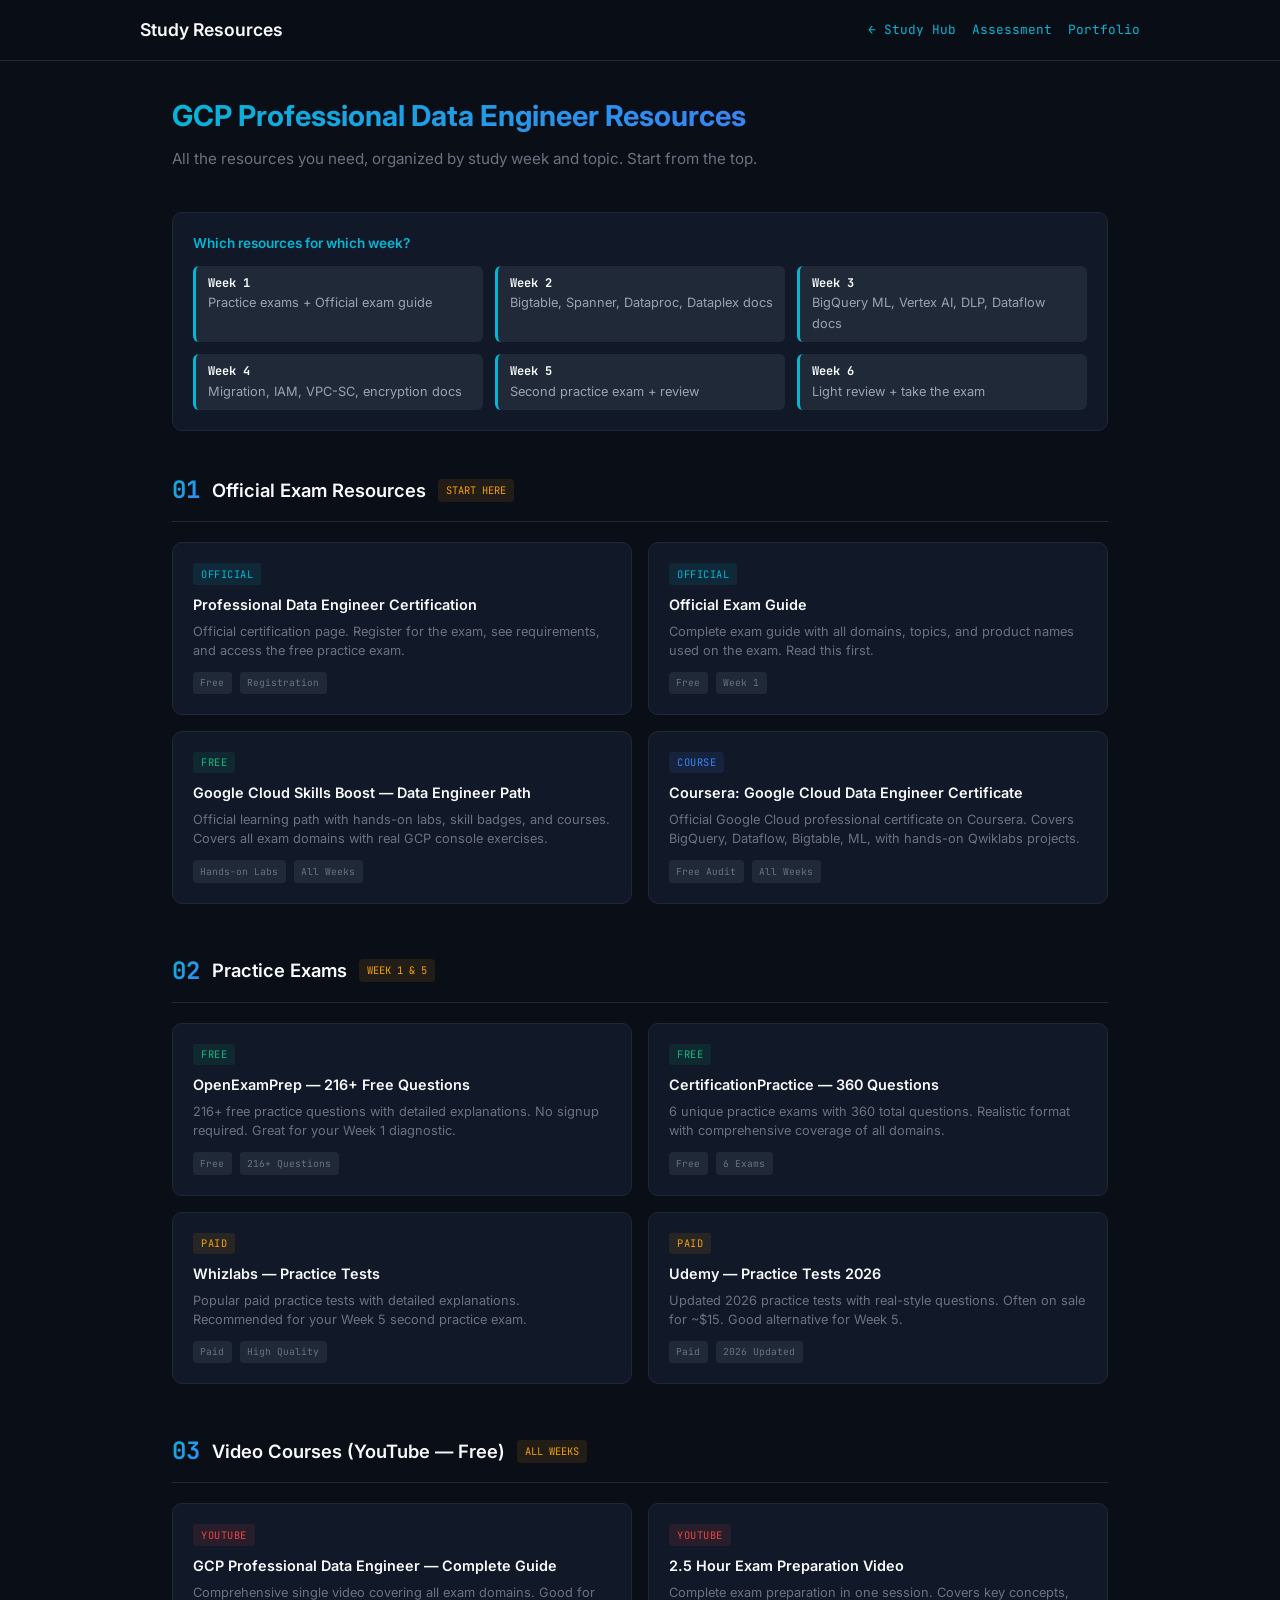
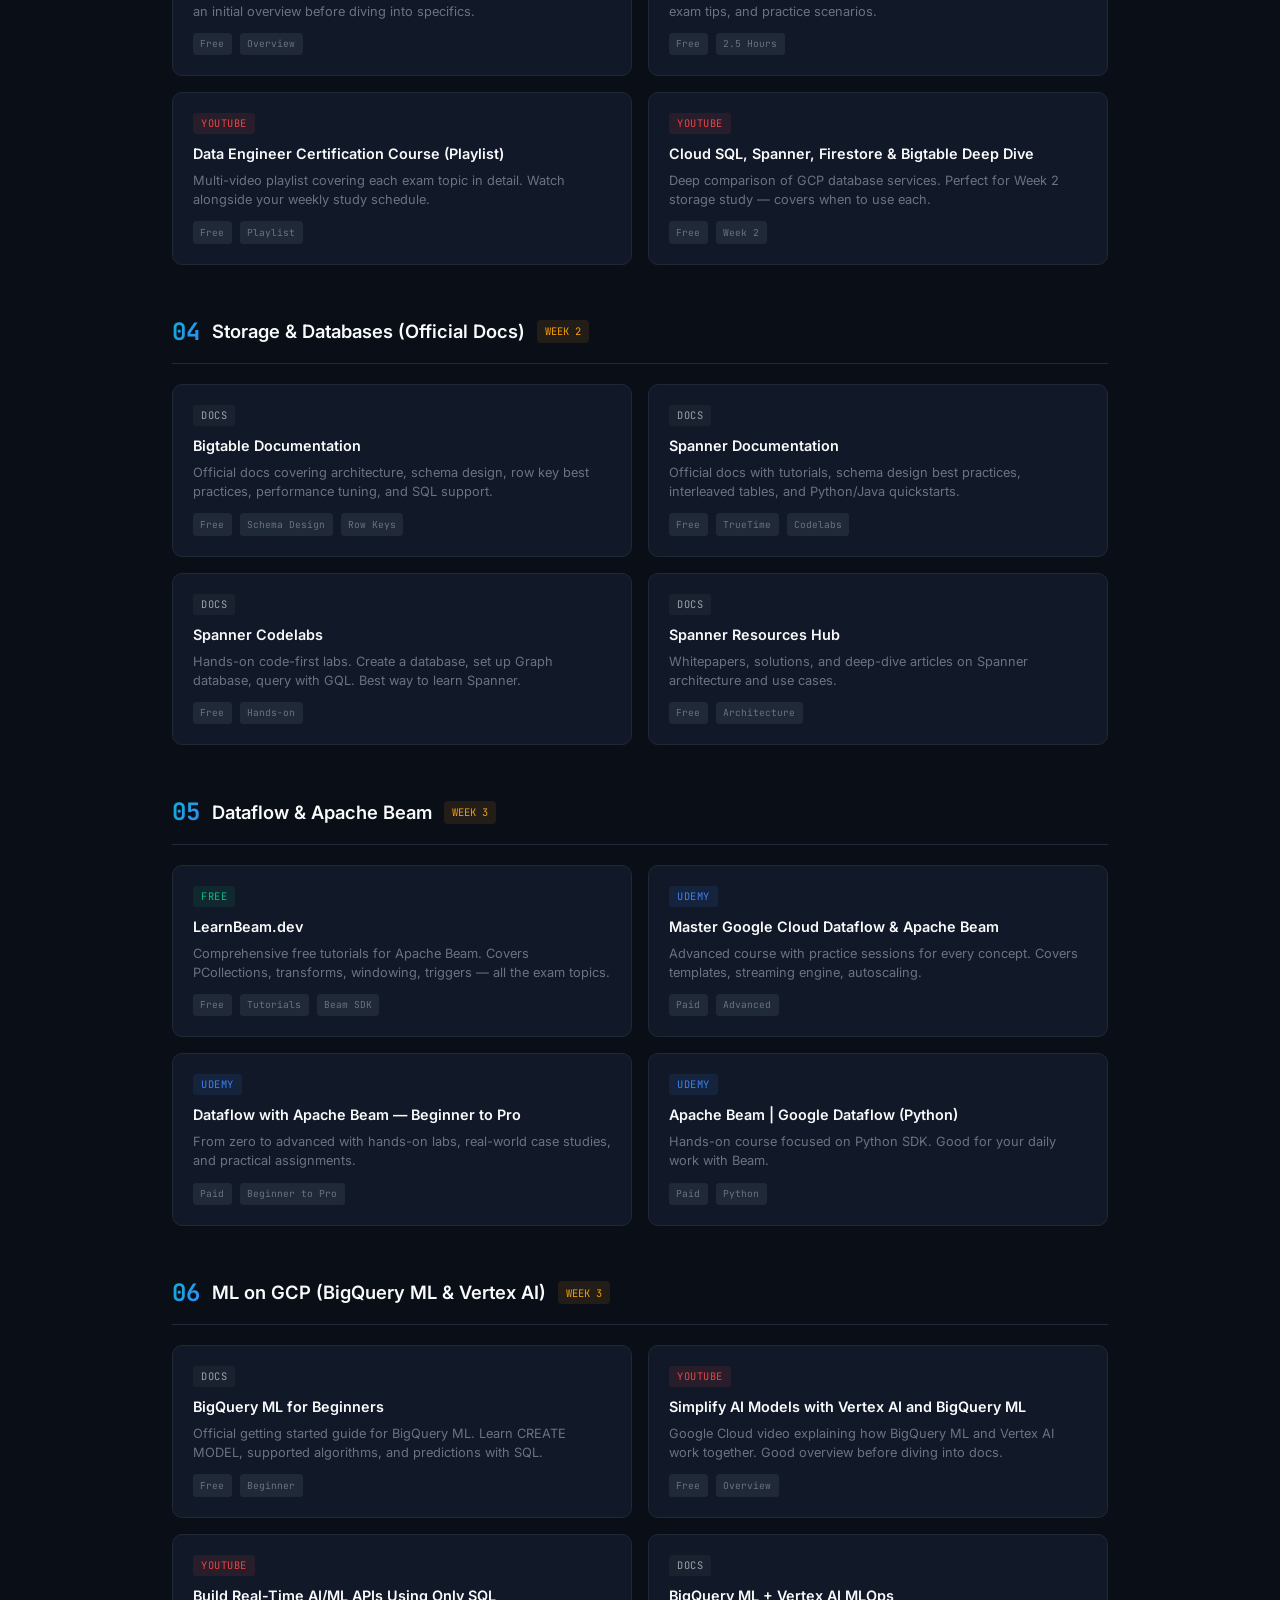
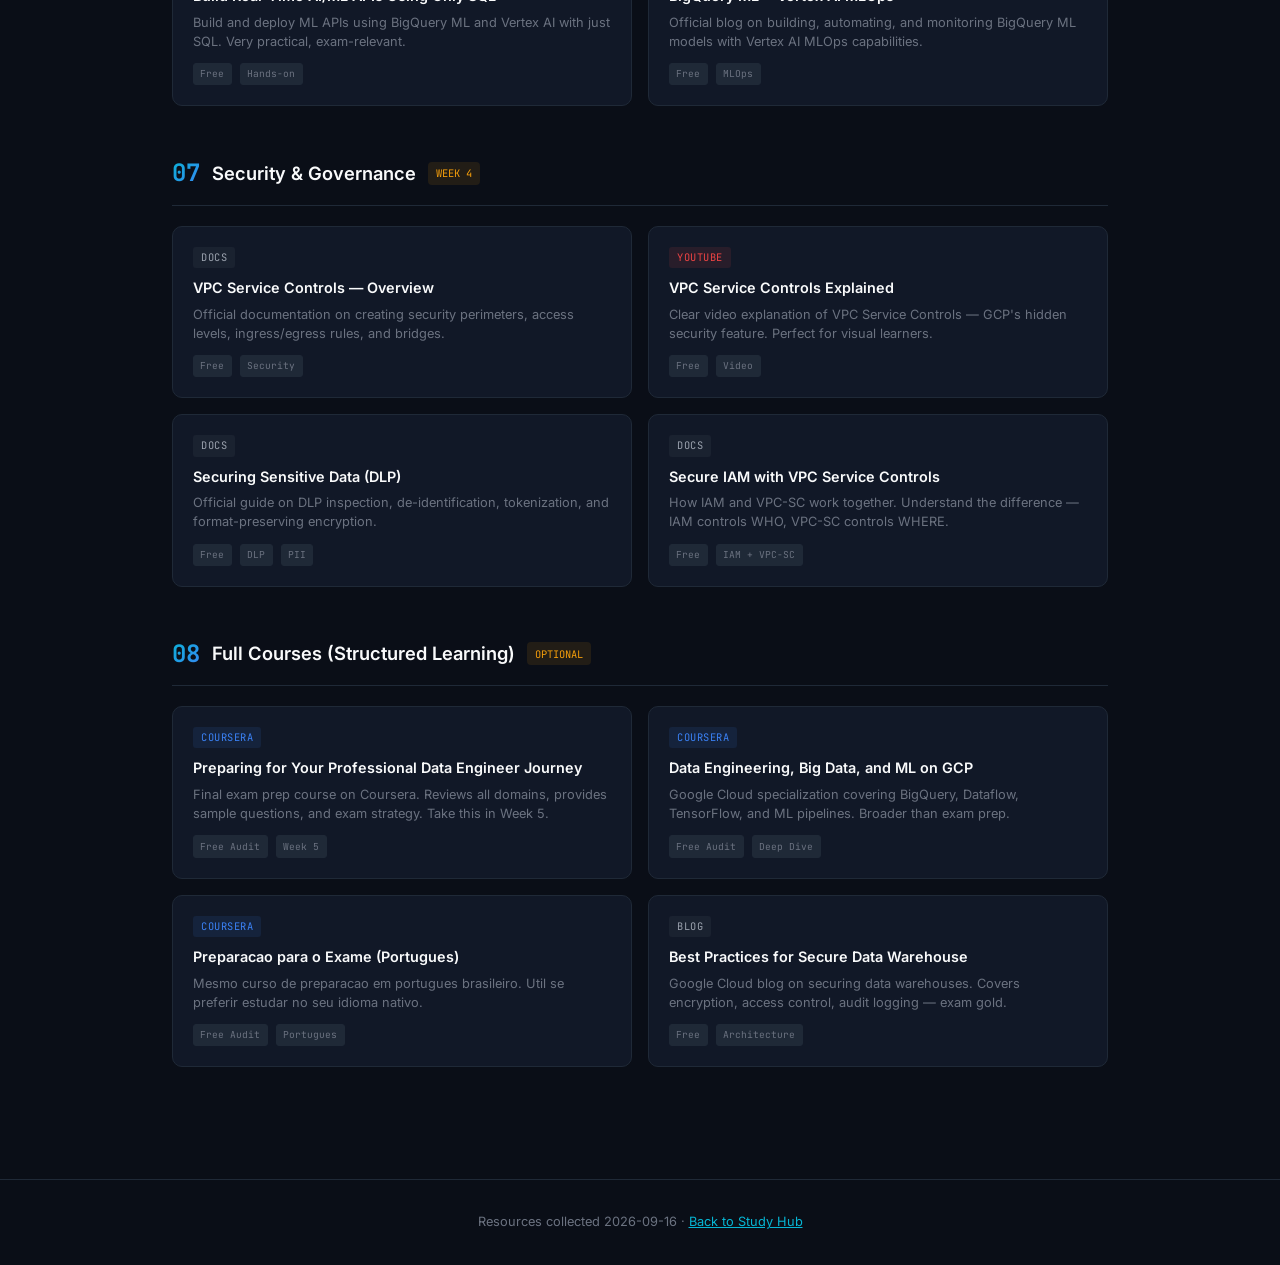
<file: website/resources.html>
<!DOCTYPE html>
<html lang="en">
<head>
  <meta charset="UTF-8">
  <meta name="viewport" content="width=device-width, initial-scale=1.0">
  <title>GCP PDE — Study Resources</title>
  <link rel="preconnect" href="https://fonts.googleapis.com">
  <link rel="preconnect" href="https://fonts.gstatic.com" crossorigin>
  <link href="https://fonts.googleapis.com/css2?family=Inter:wght@300;400;500;600;700&family=JetBrains+Mono:wght@400;500&display=swap" rel="stylesheet">
  <link rel="icon" type="image/svg+xml" href="assets/favicon.svg">
  <style>
    :root {
      --bg-primary: #0a0e17;
      --bg-secondary: #111827;
      --bg-tertiary: #1f2937;
      --accent-primary: #06b6d4;
      --accent-secondary: #3b82f6;
      --accent-gradient: linear-gradient(135deg, #06b6d4, #3b82f6);
      --status-complete: #10b981;
      --status-in-progress: #f59e0b;
      --status-planned: #6b7280;
      --text-primary: #f9fafb;
      --text-secondary: #9ca3af;
      --text-muted: #6b7280;
      --border-subtle: #1f2937;
      --font-body: 'Inter', system-ui, sans-serif;
      --font-mono: 'JetBrains Mono', 'Fira Code', monospace;
      --max-width: 1000px;
    }
    *, *::before, *::after { box-sizing: border-box; margin: 0; padding: 0; }
    body { font-family: var(--font-body); background: var(--bg-primary); color: var(--text-primary); line-height: 1.6; -webkit-font-smoothing: antialiased; }

    .header { background: rgba(10,14,23,0.95); backdrop-filter: blur(12px); border-bottom: 1px solid var(--border-subtle); padding: 1rem 2rem; position: sticky; top: 0; z-index: 100; }
    .header__inner { max-width: var(--max-width); margin: 0 auto; display: flex; align-items: center; justify-content: space-between; }
    .header__title { font-size: 1.1rem; font-weight: 600; }
    .header__links { display: flex; gap: 1rem; }
    .header__links a { font-family: var(--font-mono); font-size: 0.8rem; color: var(--accent-primary); text-decoration: none; }
    .header__links a:hover { color: var(--accent-secondary); }

    .container { max-width: var(--max-width); margin: 0 auto; padding: 2rem; }

    .page-title { font-size: 1.8rem; font-weight: 700; background: var(--accent-gradient); -webkit-background-clip: text; background-clip: text; -webkit-text-fill-color: transparent; display: inline-block; margin-bottom: 0.5rem; }
    .page-subtitle { color: var(--text-muted); font-size: 0.95rem; margin-bottom: 2.5rem; }

    /* Resource Category */
    .category { margin-bottom: 3rem; }
    .category__header { display: flex; align-items: center; gap: 0.75rem; margin-bottom: 1.25rem; padding-bottom: 0.75rem; border-bottom: 1px solid var(--border-subtle); }
    .category__number { font-family: var(--font-mono); font-size: 1.5rem; font-weight: 700; background: var(--accent-gradient); -webkit-background-clip: text; background-clip: text; -webkit-text-fill-color: transparent; }
    .category__title { font-size: 1.15rem; font-weight: 600; }
    .category__tag { font-family: var(--font-mono); font-size: 0.65rem; color: var(--status-in-progress); background: rgba(245,158,11,0.1); padding: 0.2rem 0.5rem; border-radius: 4px; text-transform: uppercase; }

    .resources-grid { display: grid; grid-template-columns: repeat(2, 1fr); gap: 1rem; }

    .resource-card { background: var(--bg-secondary); border: 1px solid var(--border-subtle); border-radius: 10px; padding: 1.25rem; transition: all 0.3s; display: flex; flex-direction: column; }
    .resource-card:hover { border-color: var(--accent-primary); transform: translateY(-2px); }
    .resource-card__type { font-family: var(--font-mono); font-size: 0.65rem; text-transform: uppercase; letter-spacing: 0.05em; margin-bottom: 0.5rem; padding: 0.15rem 0.5rem; border-radius: 3px; display: inline-block; width: fit-content; }
    .resource-card__type--official { background: rgba(6,182,212,0.1); color: var(--accent-primary); }
    .resource-card__type--course { background: rgba(59,130,246,0.1); color: var(--accent-secondary); }
    .resource-card__type--practice { background: rgba(245,158,11,0.1); color: var(--status-in-progress); }
    .resource-card__type--video { background: rgba(239,68,68,0.1); color: #ef4444; }
    .resource-card__type--free { background: rgba(16,185,129,0.1); color: var(--status-complete); }
    .resource-card__type--docs { background: rgba(107,114,128,0.1); color: var(--text-secondary); }

    .resource-card__title { font-size: 0.9rem; font-weight: 600; margin-bottom: 0.35rem; }
    .resource-card__title a { color: var(--text-primary); text-decoration: none; }
    .resource-card__title a:hover { color: var(--accent-primary); }
    .resource-card__desc { font-size: 0.8rem; color: var(--text-muted); line-height: 1.5; flex: 1; }
    .resource-card__meta { display: flex; gap: 0.5rem; margin-top: 0.75rem; flex-wrap: wrap; }
    .resource-card__badge { font-family: var(--font-mono); font-size: 0.6rem; padding: 0.15rem 0.4rem; border-radius: 3px; background: var(--bg-tertiary); color: var(--text-muted); border: 1px solid var(--border-subtle); }

    /* Week mapping */
    .week-map { background: var(--bg-secondary); border: 1px solid var(--border-subtle); border-radius: 10px; padding: 1.25rem; margin-bottom: 2.5rem; }
    .week-map__title { font-size: 0.85rem; font-weight: 600; margin-bottom: 0.75rem; color: var(--accent-primary); }
    .week-map__grid { display: grid; grid-template-columns: repeat(3, 1fr); gap: 0.75rem; }
    .week-map__item { font-size: 0.8rem; color: var(--text-secondary); padding: 0.5rem 0.75rem; background: var(--bg-tertiary); border-radius: 6px; border-left: 3px solid var(--accent-primary); }
    .week-map__item strong { color: var(--text-primary); display: block; font-size: 0.75rem; font-family: var(--font-mono); }

    .footer { padding: 2rem; text-align: center; border-top: 1px solid var(--border-subtle); margin-top: 2rem; }
    .footer p { font-size: 0.8rem; color: var(--text-muted); }

    @media (max-width: 768px) {
      .resources-grid { grid-template-columns: 1fr; }
      .week-map__grid { grid-template-columns: 1fr; }
    }
  </style>
</head>
<body>

  <header class="header">
    <div class="header__inner">
      <span class="header__title">Study Resources</span>
      <div class="header__links">
        <a href="study.html">&larr; Study Hub</a>
        <a href="assessment.html">Assessment</a>
        <a href="index.html">Portfolio</a>
      </div>
    </div>
  </header>

  <div class="container">
    <h1 class="page-title">GCP Professional Data Engineer Resources</h1>
    <p class="page-subtitle">All the resources you need, organized by study week and topic. Start from the top.</p>

    <!-- Week mapping -->
    <div class="week-map">
      <div class="week-map__title">Which resources for which week?</div>
      <div class="week-map__grid">
        <div class="week-map__item"><strong>Week 1</strong>Practice exams + Official exam guide</div>
        <div class="week-map__item"><strong>Week 2</strong>Bigtable, Spanner, Dataproc, Dataplex docs</div>
        <div class="week-map__item"><strong>Week 3</strong>BigQuery ML, Vertex AI, DLP, Dataflow docs</div>
        <div class="week-map__item"><strong>Week 4</strong>Migration, IAM, VPC-SC, encryption docs</div>
        <div class="week-map__item"><strong>Week 5</strong>Second practice exam + review</div>
        <div class="week-map__item"><strong>Week 6</strong>Light review + take the exam</div>
      </div>
    </div>

    <!-- 1. Official Exam Resources -->
    <div class="category">
      <div class="category__header">
        <span class="category__number">01</span>
        <span class="category__title">Official Exam Resources</span>
        <span class="category__tag">Start here</span>
      </div>
      <div class="resources-grid">
        <div class="resource-card">
          <span class="resource-card__type resource-card__type--official">Official</span>
          <div class="resource-card__title"><a href="https://cloud.google.com/learn/certification/data-engineer" target="_blank">Professional Data Engineer Certification</a></div>
          <div class="resource-card__desc">Official certification page. Register for the exam, see requirements, and access the free practice exam.</div>
          <div class="resource-card__meta"><span class="resource-card__badge">Free</span><span class="resource-card__badge">Registration</span></div>
        </div>
        <div class="resource-card">
          <span class="resource-card__type resource-card__type--official">Official</span>
          <div class="resource-card__title"><a href="https://cloud.google.com/learn/certification/guides/data-engineer" target="_blank">Official Exam Guide</a></div>
          <div class="resource-card__desc">Complete exam guide with all domains, topics, and product names used on the exam. Read this first.</div>
          <div class="resource-card__meta"><span class="resource-card__badge">Free</span><span class="resource-card__badge">Week 1</span></div>
        </div>
        <div class="resource-card">
          <span class="resource-card__type resource-card__type--free">Free</span>
          <div class="resource-card__title"><a href="https://www.cloudskillsboost.google/paths/16" target="_blank">Google Cloud Skills Boost — Data Engineer Path</a></div>
          <div class="resource-card__desc">Official learning path with hands-on labs, skill badges, and courses. Covers all exam domains with real GCP console exercises.</div>
          <div class="resource-card__meta"><span class="resource-card__badge">Hands-on Labs</span><span class="resource-card__badge">All Weeks</span></div>
        </div>
        <div class="resource-card">
          <span class="resource-card__type resource-card__type--course">Course</span>
          <div class="resource-card__title"><a href="https://www.coursera.org/professional-certificates/gcp-data-engineering" target="_blank">Coursera: Google Cloud Data Engineer Certificate</a></div>
          <div class="resource-card__desc">Official Google Cloud professional certificate on Coursera. Covers BigQuery, Dataflow, Bigtable, ML, with hands-on Qwiklabs projects.</div>
          <div class="resource-card__meta"><span class="resource-card__badge">Free Audit</span><span class="resource-card__badge">All Weeks</span></div>
        </div>
      </div>
    </div>

    <!-- 2. Practice Exams -->
    <div class="category">
      <div class="category__header">
        <span class="category__number">02</span>
        <span class="category__title">Practice Exams</span>
        <span class="category__tag">Week 1 &amp; 5</span>
      </div>
      <div class="resources-grid">
        <div class="resource-card">
          <span class="resource-card__type resource-card__type--free">Free</span>
          <div class="resource-card__title"><a href="https://open-exam-prep.com/practice/gcp-data-engineer" target="_blank">OpenExamPrep — 216+ Free Questions</a></div>
          <div class="resource-card__desc">216+ free practice questions with detailed explanations. No signup required. Great for your Week 1 diagnostic.</div>
          <div class="resource-card__meta"><span class="resource-card__badge">Free</span><span class="resource-card__badge">216+ Questions</span></div>
        </div>
        <div class="resource-card">
          <span class="resource-card__type resource-card__type--free">Free</span>
          <div class="resource-card__title"><a href="https://certificationpractice.com/practice-exams/google-cloud-professional-data-engineer" target="_blank">CertificationPractice — 360 Questions</a></div>
          <div class="resource-card__desc">6 unique practice exams with 360 total questions. Realistic format with comprehensive coverage of all domains.</div>
          <div class="resource-card__meta"><span class="resource-card__badge">Free</span><span class="resource-card__badge">6 Exams</span></div>
        </div>
        <div class="resource-card">
          <span class="resource-card__type resource-card__type--practice">Paid</span>
          <div class="resource-card__title"><a href="https://whizlabs.com/google-cloud-certified-professional-data-engineer/practice-tests" target="_blank">Whizlabs — Practice Tests</a></div>
          <div class="resource-card__desc">Popular paid practice tests with detailed explanations. Recommended for your Week 5 second practice exam.</div>
          <div class="resource-card__meta"><span class="resource-card__badge">Paid</span><span class="resource-card__badge">High Quality</span></div>
        </div>
        <div class="resource-card">
          <span class="resource-card__type resource-card__type--practice">Paid</span>
          <div class="resource-card__title"><a href="https://www.udemy.com/course/gcp-de-professional-data-engineer-practice-exam/" target="_blank">Udemy — Practice Tests 2026</a></div>
          <div class="resource-card__desc">Updated 2026 practice tests with real-style questions. Often on sale for ~$15. Good alternative for Week 5.</div>
          <div class="resource-card__meta"><span class="resource-card__badge">Paid</span><span class="resource-card__badge">2026 Updated</span></div>
        </div>
      </div>
    </div>

    <!-- 3. Video Courses -->
    <div class="category">
      <div class="category__header">
        <span class="category__number">03</span>
        <span class="category__title">Video Courses (YouTube — Free)</span>
        <span class="category__tag">All Weeks</span>
      </div>
      <div class="resources-grid">
        <div class="resource-card">
          <span class="resource-card__type resource-card__type--video">YouTube</span>
          <div class="resource-card__title"><a href="https://www.youtube.com/watch?v=7gBJpFfkVdY" target="_blank">GCP Professional Data Engineer — Complete Guide</a></div>
          <div class="resource-card__desc">Comprehensive single video covering all exam domains. Good for an initial overview before diving into specifics.</div>
          <div class="resource-card__meta"><span class="resource-card__badge">Free</span><span class="resource-card__badge">Overview</span></div>
        </div>
        <div class="resource-card">
          <span class="resource-card__type resource-card__type--video">YouTube</span>
          <div class="resource-card__title"><a href="https://www.youtube.com/watch?v=TB92cDzhJQE" target="_blank">2.5 Hour Exam Preparation Video</a></div>
          <div class="resource-card__desc">Complete exam preparation in one session. Covers key concepts, exam tips, and practice scenarios.</div>
          <div class="resource-card__meta"><span class="resource-card__badge">Free</span><span class="resource-card__badge">2.5 Hours</span></div>
        </div>
        <div class="resource-card">
          <span class="resource-card__type resource-card__type--video">YouTube</span>
          <div class="resource-card__title"><a href="https://www.youtube.com/playlist?list=PLLrA_pU9-Gz1TbaEIlUVfAqZ853LmDPib" target="_blank">Data Engineer Certification Course (Playlist)</a></div>
          <div class="resource-card__desc">Multi-video playlist covering each exam topic in detail. Watch alongside your weekly study schedule.</div>
          <div class="resource-card__meta"><span class="resource-card__badge">Free</span><span class="resource-card__badge">Playlist</span></div>
        </div>
        <div class="resource-card">
          <span class="resource-card__type resource-card__type--video">YouTube</span>
          <div class="resource-card__title"><a href="https://www.youtube.com/watch?v=seRxcAS8NoE" target="_blank">Cloud SQL, Spanner, Firestore & Bigtable Deep Dive</a></div>
          <div class="resource-card__desc">Deep comparison of GCP database services. Perfect for Week 2 storage study — covers when to use each.</div>
          <div class="resource-card__meta"><span class="resource-card__badge">Free</span><span class="resource-card__badge">Week 2</span></div>
        </div>
      </div>
    </div>

    <!-- 4. Storage & Databases -->
    <div class="category">
      <div class="category__header">
        <span class="category__number">04</span>
        <span class="category__title">Storage & Databases (Official Docs)</span>
        <span class="category__tag">Week 2</span>
      </div>
      <div class="resources-grid">
        <div class="resource-card">
          <span class="resource-card__type resource-card__type--docs">Docs</span>
          <div class="resource-card__title"><a href="https://docs.cloud.google.com/bigtable/docs" target="_blank">Bigtable Documentation</a></div>
          <div class="resource-card__desc">Official docs covering architecture, schema design, row key best practices, performance tuning, and SQL support.</div>
          <div class="resource-card__meta"><span class="resource-card__badge">Free</span><span class="resource-card__badge">Schema Design</span><span class="resource-card__badge">Row Keys</span></div>
        </div>
        <div class="resource-card">
          <span class="resource-card__type resource-card__type--docs">Docs</span>
          <div class="resource-card__title"><a href="https://docs.cloud.google.com/spanner/docs" target="_blank">Spanner Documentation</a></div>
          <div class="resource-card__desc">Official docs with tutorials, schema design best practices, interleaved tables, and Python/Java quickstarts.</div>
          <div class="resource-card__meta"><span class="resource-card__badge">Free</span><span class="resource-card__badge">TrueTime</span><span class="resource-card__badge">Codelabs</span></div>
        </div>
        <div class="resource-card">
          <span class="resource-card__type resource-card__type--docs">Docs</span>
          <div class="resource-card__title"><a href="https://docs.cloud.google.com/spanner/docs/labs" target="_blank">Spanner Codelabs</a></div>
          <div class="resource-card__desc">Hands-on code-first labs. Create a database, set up Graph database, query with GQL. Best way to learn Spanner.</div>
          <div class="resource-card__meta"><span class="resource-card__badge">Free</span><span class="resource-card__badge">Hands-on</span></div>
        </div>
        <div class="resource-card">
          <span class="resource-card__type resource-card__type--docs">Docs</span>
          <div class="resource-card__title"><a href="https://cloud.google.com/resources/spanner" target="_blank">Spanner Resources Hub</a></div>
          <div class="resource-card__desc">Whitepapers, solutions, and deep-dive articles on Spanner architecture and use cases.</div>
          <div class="resource-card__meta"><span class="resource-card__badge">Free</span><span class="resource-card__badge">Architecture</span></div>
        </div>
      </div>
    </div>

    <!-- 5. Processing & Dataflow -->
    <div class="category">
      <div class="category__header">
        <span class="category__number">05</span>
        <span class="category__title">Dataflow & Apache Beam</span>
        <span class="category__tag">Week 3</span>
      </div>
      <div class="resources-grid">
        <div class="resource-card">
          <span class="resource-card__type resource-card__type--free">Free</span>
          <div class="resource-card__title"><a href="https://learnbeam.dev/" target="_blank">LearnBeam.dev</a></div>
          <div class="resource-card__desc">Comprehensive free tutorials for Apache Beam. Covers PCollections, transforms, windowing, triggers — all the exam topics.</div>
          <div class="resource-card__meta"><span class="resource-card__badge">Free</span><span class="resource-card__badge">Tutorials</span><span class="resource-card__badge">Beam SDK</span></div>
        </div>
        <div class="resource-card">
          <span class="resource-card__type resource-card__type--course">Udemy</span>
          <div class="resource-card__title"><a href="https://www.udemy.com/course/master-google-cloud-dataflow-and-apache-beam/" target="_blank">Master Google Cloud Dataflow & Apache Beam</a></div>
          <div class="resource-card__desc">Advanced course with practice sessions for every concept. Covers templates, streaming engine, autoscaling.</div>
          <div class="resource-card__meta"><span class="resource-card__badge">Paid</span><span class="resource-card__badge">Advanced</span></div>
        </div>
        <div class="resource-card">
          <span class="resource-card__type resource-card__type--course">Udemy</span>
          <div class="resource-card__title"><a href="https://www.udemy.com/course/google-dataflow-with-apache-beam-from-beginner-to-pro-level/" target="_blank">Dataflow with Apache Beam — Beginner to Pro</a></div>
          <div class="resource-card__desc">From zero to advanced with hands-on labs, real-world case studies, and practical assignments.</div>
          <div class="resource-card__meta"><span class="resource-card__badge">Paid</span><span class="resource-card__badge">Beginner to Pro</span></div>
        </div>
        <div class="resource-card">
          <span class="resource-card__type resource-card__type--course">Udemy</span>
          <div class="resource-card__title"><a href="https://www.udemy.com/course/apache-beam/" target="_blank">Apache Beam | Google Dataflow (Python)</a></div>
          <div class="resource-card__desc">Hands-on course focused on Python SDK. Good for your daily work with Beam.</div>
          <div class="resource-card__meta"><span class="resource-card__badge">Paid</span><span class="resource-card__badge">Python</span></div>
        </div>
      </div>
    </div>

    <!-- 6. ML on GCP -->
    <div class="category">
      <div class="category__header">
        <span class="category__number">06</span>
        <span class="category__title">ML on GCP (BigQuery ML & Vertex AI)</span>
        <span class="category__tag">Week 3</span>
      </div>
      <div class="resources-grid">
        <div class="resource-card">
          <span class="resource-card__type resource-card__type--docs">Docs</span>
          <div class="resource-card__title"><a href="https://docs.cloud.google.com/vertex-ai/docs/beginner/bqml" target="_blank">BigQuery ML for Beginners</a></div>
          <div class="resource-card__desc">Official getting started guide for BigQuery ML. Learn CREATE MODEL, supported algorithms, and predictions with SQL.</div>
          <div class="resource-card__meta"><span class="resource-card__badge">Free</span><span class="resource-card__badge">Beginner</span></div>
        </div>
        <div class="resource-card">
          <span class="resource-card__type resource-card__type--video">YouTube</span>
          <div class="resource-card__title"><a href="https://www.youtube.com/watch?v=AVwwkqLOito" target="_blank">Simplify AI Models with Vertex AI and BigQuery ML</a></div>
          <div class="resource-card__desc">Google Cloud video explaining how BigQuery ML and Vertex AI work together. Good overview before diving into docs.</div>
          <div class="resource-card__meta"><span class="resource-card__badge">Free</span><span class="resource-card__badge">Overview</span></div>
        </div>
        <div class="resource-card">
          <span class="resource-card__type resource-card__type--video">YouTube</span>
          <div class="resource-card__title"><a href="https://www.youtube.com/watch?v=wKTHUcGDLJE" target="_blank">Build Real-Time AI/ML APIs Using Only SQL</a></div>
          <div class="resource-card__desc">Build and deploy ML APIs using BigQuery ML and Vertex AI with just SQL. Very practical, exam-relevant.</div>
          <div class="resource-card__meta"><span class="resource-card__badge">Free</span><span class="resource-card__badge">Hands-on</span></div>
        </div>
        <div class="resource-card">
          <span class="resource-card__type resource-card__type--docs">Docs</span>
          <div class="resource-card__title"><a href="https://cloud.google.com/blog/products/ai-machine-learning/build-automate-and-monitor-bigquery-ml-models-vertex-ai-mlops-capabilities/" target="_blank">BigQuery ML + Vertex AI MLOps</a></div>
          <div class="resource-card__desc">Official blog on building, automating, and monitoring BigQuery ML models with Vertex AI MLOps capabilities.</div>
          <div class="resource-card__meta"><span class="resource-card__badge">Free</span><span class="resource-card__badge">MLOps</span></div>
        </div>
      </div>
    </div>

    <!-- 7. Security & Governance -->
    <div class="category">
      <div class="category__header">
        <span class="category__number">07</span>
        <span class="category__title">Security & Governance</span>
        <span class="category__tag">Week 4</span>
      </div>
      <div class="resources-grid">
        <div class="resource-card">
          <span class="resource-card__type resource-card__type--docs">Docs</span>
          <div class="resource-card__title"><a href="https://docs.cloud.google.com/vpc-service-controls/docs/overview" target="_blank">VPC Service Controls — Overview</a></div>
          <div class="resource-card__desc">Official documentation on creating security perimeters, access levels, ingress/egress rules, and bridges.</div>
          <div class="resource-card__meta"><span class="resource-card__badge">Free</span><span class="resource-card__badge">Security</span></div>
        </div>
        <div class="resource-card">
          <span class="resource-card__type resource-card__type--video">YouTube</span>
          <div class="resource-card__title"><a href="https://www.youtube.com/watch?v=B99EriPZNbs" target="_blank">VPC Service Controls Explained</a></div>
          <div class="resource-card__desc">Clear video explanation of VPC Service Controls — GCP's hidden security feature. Perfect for visual learners.</div>
          <div class="resource-card__meta"><span class="resource-card__badge">Free</span><span class="resource-card__badge">Video</span></div>
        </div>
        <div class="resource-card">
          <span class="resource-card__type resource-card__type--docs">Docs</span>
          <div class="resource-card__title"><a href="https://docs.cloud.google.com/sensitive-data-protection/docs/securing-dlp" target="_blank">Securing Sensitive Data (DLP)</a></div>
          <div class="resource-card__desc">Official guide on DLP inspection, de-identification, tokenization, and format-preserving encryption.</div>
          <div class="resource-card__meta"><span class="resource-card__badge">Free</span><span class="resource-card__badge">DLP</span><span class="resource-card__badge">PII</span></div>
        </div>
        <div class="resource-card">
          <span class="resource-card__type resource-card__type--docs">Docs</span>
          <div class="resource-card__title"><a href="https://docs.cloud.google.com/iam/docs/secure-iam-vpc-sc" target="_blank">Secure IAM with VPC Service Controls</a></div>
          <div class="resource-card__desc">How IAM and VPC-SC work together. Understand the difference — IAM controls WHO, VPC-SC controls WHERE.</div>
          <div class="resource-card__meta"><span class="resource-card__badge">Free</span><span class="resource-card__badge">IAM + VPC-SC</span></div>
        </div>
      </div>
    </div>

    <!-- 8. Coursera Specialization -->
    <div class="category">
      <div class="category__header">
        <span class="category__number">08</span>
        <span class="category__title">Full Courses (Structured Learning)</span>
        <span class="category__tag">Optional</span>
      </div>
      <div class="resources-grid">
        <div class="resource-card">
          <span class="resource-card__type resource-card__type--course">Coursera</span>
          <div class="resource-card__title"><a href="https://www.coursera.org/learn/preparing-cloud-professional-data-engineer-exam" target="_blank">Preparing for Your Professional Data Engineer Journey</a></div>
          <div class="resource-card__desc">Final exam prep course on Coursera. Reviews all domains, provides sample questions, and exam strategy. Take this in Week 5.</div>
          <div class="resource-card__meta"><span class="resource-card__badge">Free Audit</span><span class="resource-card__badge">Week 5</span></div>
        </div>
        <div class="resource-card">
          <span class="resource-card__type resource-card__type--course">Coursera</span>
          <div class="resource-card__title"><a href="https://www.coursera.org/specializations/gcp-data-machine-learning" target="_blank">Data Engineering, Big Data, and ML on GCP</a></div>
          <div class="resource-card__desc">Google Cloud specialization covering BigQuery, Dataflow, TensorFlow, and ML pipelines. Broader than exam prep.</div>
          <div class="resource-card__meta"><span class="resource-card__badge">Free Audit</span><span class="resource-card__badge">Deep Dive</span></div>
        </div>
        <div class="resource-card">
          <span class="resource-card__type resource-card__type--course">Coursera</span>
          <div class="resource-card__title"><a href="https://www.coursera.org/learn/preparing-cloud-professional-data-engineer-exam-br" target="_blank">Preparacao para o Exame (Portugues)</a></div>
          <div class="resource-card__desc">Mesmo curso de preparacao em portugues brasileiro. Util se preferir estudar no seu idioma nativo.</div>
          <div class="resource-card__meta"><span class="resource-card__badge">Free Audit</span><span class="resource-card__badge">Portugues</span></div>
        </div>
        <div class="resource-card">
          <span class="resource-card__type resource-card__type--docs">Blog</span>
          <div class="resource-card__title"><a href="https://cloud.google.com/blog/products/identity-security/best-practices-for-secure-data-warehouse-in-google-cloud" target="_blank">Best Practices for Secure Data Warehouse</a></div>
          <div class="resource-card__desc">Google Cloud blog on securing data warehouses. Covers encryption, access control, audit logging — exam gold.</div>
          <div class="resource-card__meta"><span class="resource-card__badge">Free</span><span class="resource-card__badge">Architecture</span></div>
        </div>
      </div>
    </div>

  </div>

  <footer class="footer">
    <p>Resources collected 2026-09-16 &middot; <a href="study.html" style="color: var(--accent-primary);">Back to Study Hub</a></p>
  </footer>

</body>
</html>
</file>
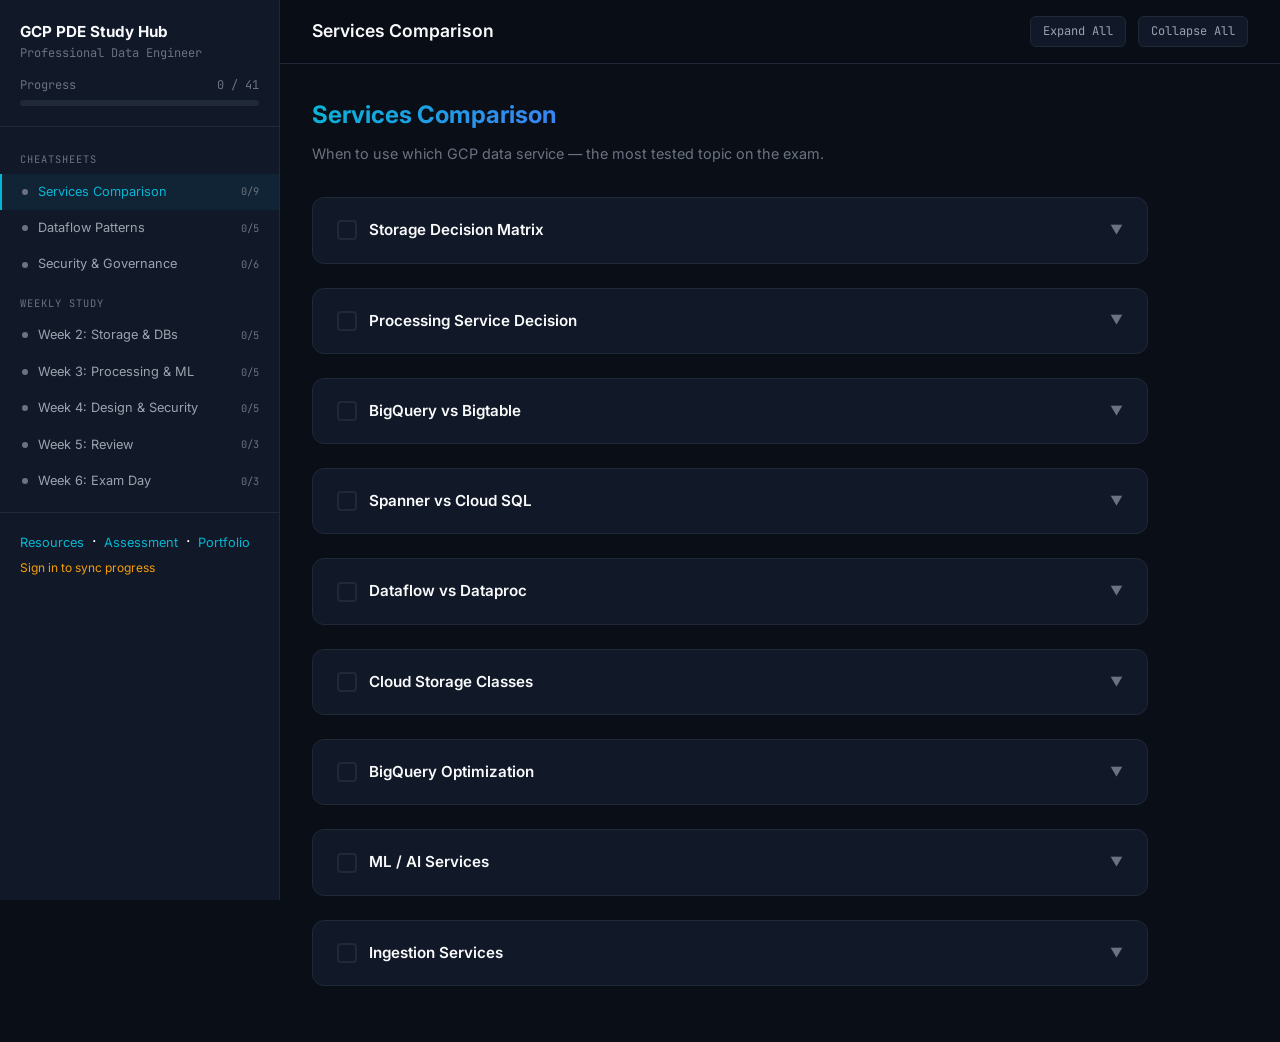
<file: website/study.html>
<!DOCTYPE html>
<html lang="en">
<head>
  <meta charset="UTF-8">
  <meta name="viewport" content="width=device-width, initial-scale=1.0">
  <title>GCP PDE — Study Hub</title>
  <link rel="preconnect" href="https://fonts.googleapis.com">
  <link rel="preconnect" href="https://fonts.gstatic.com" crossorigin>
  <link href="https://fonts.googleapis.com/css2?family=Inter:wght@300;400;500;600;700&family=JetBrains+Mono:wght@400;500&display=swap" rel="stylesheet">
  <link rel="icon" type="image/svg+xml" href="assets/favicon.svg">
  <style>
    :root {
      --bg-primary: #0a0e17;
      --bg-secondary: #111827;
      --bg-tertiary: #1f2937;
      --accent-primary: #06b6d4;
      --accent-secondary: #3b82f6;
      --accent-gradient: linear-gradient(135deg, #06b6d4, #3b82f6);
      --status-complete: #10b981;
      --status-in-progress: #f59e0b;
      --status-planned: #6b7280;
      --status-gap: #ef4444;
      --text-primary: #f9fafb;
      --text-secondary: #9ca3af;
      --text-muted: #6b7280;
      --border-subtle: #1f2937;
      --font-body: 'Inter', system-ui, sans-serif;
      --font-mono: 'JetBrains Mono', 'Fira Code', monospace;
    }

    *, *::before, *::after { box-sizing: border-box; margin: 0; padding: 0; }

    body {
      font-family: var(--font-body);
      background: var(--bg-primary);
      color: var(--text-primary);
      line-height: 1.6;
      -webkit-font-smoothing: antialiased;
    }

    /* Layout */
    .app { display: flex; min-height: 100vh; }

    /* Sidebar */
    .sidebar {
      width: 280px;
      background: var(--bg-secondary);
      border-right: 1px solid var(--border-subtle);
      position: fixed;
      top: 0;
      left: 0;
      bottom: 0;
      overflow-y: auto;
      z-index: 50;
      transition: transform 0.3s;
    }

    .sidebar__header {
      padding: 1.25rem;
      border-bottom: 1px solid var(--border-subtle);
    }

    .sidebar__title {
      font-size: 0.95rem;
      font-weight: 700;
    }

    .sidebar__subtitle {
      font-size: 0.75rem;
      color: var(--text-muted);
      font-family: var(--font-mono);
    }

    .sidebar__progress {
      margin-top: 0.75rem;
    }

    .sidebar__progress-text {
      display: flex;
      justify-content: space-between;
      font-size: 0.75rem;
      color: var(--text-muted);
      margin-bottom: 0.35rem;
      font-family: var(--font-mono);
    }

    .sidebar__progress-bar {
      height: 6px;
      background: var(--bg-tertiary);
      border-radius: 3px;
      overflow: hidden;
    }

    .sidebar__progress-fill {
      height: 100%;
      background: var(--accent-gradient);
      border-radius: 3px;
      transition: width 0.5s ease;
    }

    .sidebar__nav { padding: 0.75rem 0; }

    .sidebar__section-title {
      font-size: 0.65rem;
      font-family: var(--font-mono);
      color: var(--text-muted);
      text-transform: uppercase;
      letter-spacing: 0.1em;
      padding: 0.75rem 1.25rem 0.35rem;
    }

    .sidebar__link {
      display: flex;
      align-items: center;
      gap: 0.6rem;
      padding: 0.5rem 1.25rem;
      color: var(--text-secondary);
      text-decoration: none;
      font-size: 0.8rem;
      transition: all 0.2s;
      border-left: 2px solid transparent;
    }

    .sidebar__link:hover {
      color: var(--text-primary);
      background: rgba(6, 182, 212, 0.05);
    }

    .sidebar__link.active {
      color: var(--accent-primary);
      border-left-color: var(--accent-primary);
      background: rgba(6, 182, 212, 0.08);
    }

    .sidebar__link-dot {
      width: 6px;
      height: 6px;
      border-radius: 50%;
      background: var(--status-planned);
      flex-shrink: 0;
    }

    .sidebar__link-dot--done { background: var(--status-complete); }
    .sidebar__link-dot--active { background: var(--status-in-progress); }

    .sidebar__link-count {
      margin-left: auto;
      font-family: var(--font-mono);
      font-size: 0.65rem;
      color: var(--text-muted);
    }

    .sidebar__footer {
      padding: 1rem 1.25rem;
      border-top: 1px solid var(--border-subtle);
    }

    .sidebar__footer a {
      font-size: 0.8rem;
      color: var(--accent-primary);
      text-decoration: none;
    }

    /* Mobile toggle */
    .sidebar-toggle {
      display: none;
      position: fixed;
      bottom: 1.5rem;
      right: 1.5rem;
      z-index: 60;
      width: 48px;
      height: 48px;
      border-radius: 50%;
      background: var(--accent-gradient);
      border: none;
      color: var(--bg-primary);
      font-size: 1.2rem;
      cursor: pointer;
      box-shadow: 0 4px 15px rgba(6, 182, 212, 0.3);
    }

    /* Main Content */
    .main {
      margin-left: 280px;
      flex: 1;
      min-width: 0;
    }

    .main__header {
      position: sticky;
      top: 0;
      z-index: 40;
      background: rgba(10, 14, 23, 0.95);
      backdrop-filter: blur(12px);
      border-bottom: 1px solid var(--border-subtle);
      padding: 1rem 2rem;
      display: flex;
      align-items: center;
      justify-content: space-between;
    }

    .main__header h1 {
      font-size: 1.1rem;
      font-weight: 600;
    }

    .main__header-actions {
      display: flex;
      gap: 0.75rem;
    }

    .main__header-btn {
      font-family: var(--font-mono);
      font-size: 0.75rem;
      padding: 0.4rem 0.75rem;
      border-radius: 6px;
      border: 1px solid var(--border-subtle);
      background: var(--bg-secondary);
      color: var(--text-secondary);
      cursor: pointer;
      transition: all 0.2s;
    }

    .main__header-btn:hover {
      border-color: var(--accent-primary);
      color: var(--text-primary);
    }

    .content {
      padding: 2rem;
      max-width: 900px;
    }

    /* Study Section */
    .study-section {
      display: none;
      animation: fadeIn 0.3s ease;
    }

    .study-section.active { display: block; }

    @keyframes fadeIn {
      from { opacity: 0; transform: translateY(10px); }
      to { opacity: 1; transform: translateY(0); }
    }

    .study-section__title {
      font-size: 1.5rem;
      font-weight: 700;
      margin-bottom: 0.5rem;
      background: var(--accent-gradient);
      -webkit-background-clip: text;
      background-clip: text;
      -webkit-text-fill-color: transparent;
      display: inline-block;
    }

    .study-section__desc {
      color: var(--text-muted);
      font-size: 0.9rem;
      margin-bottom: 2rem;
    }

    /* Study Card */
    .study-card {
      background: var(--bg-secondary);
      border: 1px solid var(--border-subtle);
      border-radius: 12px;
      margin-bottom: 1.5rem;
      overflow: hidden;
    }

    .study-card__header {
      padding: 1.25rem 1.5rem;
      cursor: pointer;
      display: flex;
      align-items: center;
      justify-content: space-between;
      transition: background 0.2s;
    }

    .study-card__header:hover {
      background: rgba(6, 182, 212, 0.03);
    }

    .study-card__header-left {
      display: flex;
      align-items: center;
      gap: 0.75rem;
    }

    .study-card__checkbox {
      appearance: none;
      -webkit-appearance: none;
      width: 20px;
      height: 20px;
      border: 2px solid var(--border-subtle);
      border-radius: 4px;
      cursor: pointer;
      position: relative;
      flex-shrink: 0;
      transition: all 0.2s;
    }

    .study-card__checkbox:checked {
      background: var(--status-complete);
      border-color: var(--status-complete);
    }

    .study-card__checkbox:checked::after {
      content: '\2713';
      position: absolute;
      top: 50%;
      left: 50%;
      transform: translate(-50%, -50%);
      color: white;
      font-size: 0.75rem;
      font-weight: 700;
    }

    .study-card__name {
      font-size: 0.95rem;
      font-weight: 600;
    }

    .study-card.checked .study-card__name {
      color: var(--status-complete);
      text-decoration: line-through;
      opacity: 0.7;
    }

    .study-card__arrow {
      color: var(--text-muted);
      font-size: 0.8rem;
      transition: transform 0.3s;
    }

    .study-card.open .study-card__arrow {
      transform: rotate(180deg);
    }

    .study-card__body {
      display: none;
      padding: 0 1.5rem 1.5rem;
      border-top: 1px solid var(--border-subtle);
    }

    .study-card.open .study-card__body {
      display: block;
    }

    /* Content Styling */
    .study-card__body h3 {
      font-size: 0.9rem;
      font-weight: 600;
      color: var(--accent-primary);
      margin: 1.25rem 0 0.5rem;
    }

    .study-card__body h3:first-child {
      margin-top: 1rem;
    }

    .study-card__body p {
      color: var(--text-secondary);
      font-size: 0.85rem;
      line-height: 1.7;
      margin-bottom: 0.5rem;
    }

    .study-card__body ul {
      list-style: none;
      margin-bottom: 0.75rem;
    }

    .study-card__body ul li {
      color: var(--text-secondary);
      font-size: 0.85rem;
      line-height: 1.6;
      padding-left: 1rem;
      position: relative;
      margin-bottom: 0.3rem;
    }

    .study-card__body ul li::before {
      content: '';
      position: absolute;
      left: 0;
      top: 0.55rem;
      width: 4px;
      height: 4px;
      border-radius: 50%;
      background: var(--accent-primary);
    }

    .study-card__body strong { color: var(--text-primary); }

    /* Tables */
    .study-table {
      width: 100%;
      border-collapse: collapse;
      margin: 0.75rem 0;
      font-size: 0.8rem;
    }

    .study-table th {
      text-align: left;
      padding: 0.5rem 0.75rem;
      background: var(--bg-tertiary);
      color: var(--accent-primary);
      font-family: var(--font-mono);
      font-weight: 500;
      font-size: 0.75rem;
      border-bottom: 1px solid var(--border-subtle);
    }

    .study-table td {
      padding: 0.5rem 0.75rem;
      color: var(--text-secondary);
      border-bottom: 1px solid rgba(31, 41, 55, 0.5);
    }

    .study-table tr:hover td {
      background: rgba(6, 182, 212, 0.03);
    }

    /* Code blocks */
    .code-block {
      background: var(--bg-tertiary);
      border: 1px solid var(--border-subtle);
      border-radius: 8px;
      padding: 1rem;
      margin: 0.75rem 0;
      font-family: var(--font-mono);
      font-size: 0.8rem;
      color: var(--accent-primary);
      overflow-x: auto;
      line-height: 1.5;
      white-space: pre;
    }

    /* Exam tip */
    .exam-tip {
      background: rgba(245, 158, 11, 0.08);
      border-left: 3px solid var(--status-in-progress);
      border-radius: 0 8px 8px 0;
      padding: 0.75rem 1rem;
      margin: 0.75rem 0;
      font-size: 0.8rem;
    }

    .exam-tip__label {
      font-family: var(--font-mono);
      font-size: 0.7rem;
      color: var(--status-in-progress);
      text-transform: uppercase;
      letter-spacing: 0.05em;
      margin-bottom: 0.25rem;
    }

    .exam-tip p {
      color: var(--text-secondary);
      margin: 0;
    }

    /* Responsive */
    @media (max-width: 768px) {
      .sidebar {
        transform: translateX(-100%);
      }
      .sidebar.open {
        transform: translateX(0);
      }
      .sidebar-toggle {
        display: flex;
        align-items: center;
        justify-content: center;
      }
      .main {
        margin-left: 0;
      }
      .content {
        padding: 1.5rem 1rem;
      }
    }
  </style>
</head>
<body>

  <div class="app">
    <!-- Sidebar -->
    <aside class="sidebar" id="sidebar">
      <div class="sidebar__header">
        <div class="sidebar__title">GCP PDE Study Hub</div>
        <div class="sidebar__subtitle">Professional Data Engineer</div>
        <div class="sidebar__progress">
          <div class="sidebar__progress-text">
            <span>Progress</span>
            <span id="progressText">0 / 76</span>
          </div>
          <div class="sidebar__progress-bar">
            <div class="sidebar__progress-fill" id="progressFill" style="width: 0%"></div>
          </div>
        </div>
      </div>

      <nav class="sidebar__nav" id="sidebarNav">
        <div class="sidebar__section-title">Cheatsheets</div>
        <a href="#" class="sidebar__link active" data-section="services">
          <span class="sidebar__link-dot"></span>
          Services Comparison
        </a>
        <a href="#" class="sidebar__link" data-section="dataflow">
          <span class="sidebar__link-dot"></span>
          Dataflow Patterns
        </a>
        <a href="#" class="sidebar__link" data-section="security">
          <span class="sidebar__link-dot"></span>
          Security & Governance
        </a>

        <div class="sidebar__section-title">Weekly Study</div>
        <a href="#" class="sidebar__link" data-section="week2">
          <span class="sidebar__link-dot"></span>
          Week 2: Storage & DBs
        </a>
        <a href="#" class="sidebar__link" data-section="week3">
          <span class="sidebar__link-dot"></span>
          Week 3: Processing & ML
        </a>
        <a href="#" class="sidebar__link" data-section="week4">
          <span class="sidebar__link-dot"></span>
          Week 4: Design & Security
        </a>
        <a href="#" class="sidebar__link" data-section="week5">
          <span class="sidebar__link-dot"></span>
          Week 5: Review
        </a>
        <a href="#" class="sidebar__link" data-section="week6">
          <span class="sidebar__link-dot"></span>
          Week 6: Exam Day
        </a>
      </nav>

      <div class="sidebar__footer">
        <a href="resources.html">Resources</a>
        &nbsp;&middot;&nbsp;
        <a href="assessment.html">Assessment</a>
        &nbsp;&middot;&nbsp;
        <a href="index.html">Portfolio</a>
        <br><span id="authStatus"></span>
      </div>
    </aside>

    <!-- Mobile toggle -->
    <button class="sidebar-toggle" id="sidebarToggle">&#9776;</button>

    <!-- Main -->
    <div class="main">
      <header class="main__header">
        <h1 id="sectionTitle">Services Comparison</h1>
        <div class="main__header-actions">
          <button class="main__header-btn" id="expandAll">Expand All</button>
          <button class="main__header-btn" id="collapseAll">Collapse All</button>
        </div>
      </header>

      <div class="content" id="content"></div>
    </div>
  </div>

  <script src="js/auth.js"></script>
  <script>
  var checkedItems = {};
  (function () {
    'use strict';

    // ========================================
    // Study Data
    // ========================================
    var studyData = {
      services: {
        title: 'Services Comparison',
        description: 'When to use which GCP data service — the most tested topic on the exam.',
        cards: [
          {
            id: 'storage-decision',
            name: 'Storage Decision Matrix',
            content: '<h3>Which service for which use case?</h3>' +
              '<table class="study-table"><thead><tr><th>Need</th><th>Service</th><th>Why</th></tr></thead><tbody>' +
              '<tr><td>SQL analytics on large datasets</td><td><strong>BigQuery</strong></td><td>Serverless, columnar, optimized for analytics</td></tr>' +
              '<tr><td>Low-latency NoSQL, &gt;1TB, high throughput</td><td><strong>Bigtable</strong></td><td>Wide-column, single-digit ms latency</td></tr>' +
              '<tr><td>Global relational + strong consistency</td><td><strong>Spanner</strong></td><td>TrueTime, horizontal scaling, SQL</td></tr>' +
              '<tr><td>Standard relational, single-region</td><td><strong>Cloud SQL</strong></td><td>Managed MySQL/PostgreSQL/SQL Server</td></tr>' +
              '<tr><td>PostgreSQL with better analytics</td><td><strong>AlloyDB</strong></td><td>Columnar engine, PostgreSQL-compatible</td></tr>' +
              '<tr><td>Document/key-value, &lt;1TB, serverless</td><td><strong>Firestore</strong></td><td>Serverless, real-time sync</td></tr>' +
              '<tr><td>Object storage (files, data lake)</td><td><strong>Cloud Storage</strong></td><td>Cheap, durable, lifecycle management</td></tr>' +
              '<tr><td>In-memory caching</td><td><strong>Memorystore</strong></td><td>Managed Redis/Memcached</td></tr>' +
              '</tbody></table>' +
              '<div class="exam-tip"><div class="exam-tip__label">Exam Shortcut</div><p>If the question says "low-latency reads/writes" &rarr; <strong>Bigtable</strong>. "Complex analytics/SQL" &rarr; <strong>BigQuery</strong>. "Global + relational" &rarr; <strong>Spanner</strong>.</p></div>'
          },
          {
            id: 'processing-decision',
            name: 'Processing Service Decision',
            content: '<h3>Which processing service?</h3>' +
              '<table class="study-table"><thead><tr><th>Need</th><th>Service</th><th>Why</th></tr></thead><tbody>' +
              '<tr><td>New streaming/batch pipeline</td><td><strong>Dataflow</strong></td><td>Serverless, Apache Beam, exactly-once</td></tr>' +
              '<tr><td>Existing Spark/Hadoop jobs</td><td><strong>Dataproc</strong></td><td>Managed clusters, bring existing code</td></tr>' +
              '<tr><td>Visual ETL (non-developers)</td><td><strong>Data Fusion</strong></td><td>Drag-and-drop, based on CDAP</td></tr>' +
              '<tr><td>SQL transformations</td><td><strong>BigQuery</strong></td><td>SQL-native, scheduled queries</td></tr>' +
              '<tr><td>Orchestration</td><td><strong>Composer</strong></td><td>Managed Airflow, DAG-based</td></tr>' +
              '</tbody></table>' +
              '<div class="exam-tip"><div class="exam-tip__label">Exam Shortcut</div><p>"New pipeline" &rarr; <strong>Dataflow</strong>. "Migrate existing Spark" &rarr; <strong>Dataproc</strong>. "Non-technical users" &rarr; <strong>Data Fusion</strong>.</p></div>'
          },
          {
            id: 'bq-vs-bt',
            name: 'BigQuery vs Bigtable',
            content: '<table class="study-table"><thead><tr><th>Aspect</th><th>BigQuery</th><th>Bigtable</th></tr></thead><tbody>' +
              '<tr><td>Query language</td><td>SQL</td><td>NoSQL (row key lookups)</td></tr>' +
              '<tr><td>Latency</td><td>Seconds</td><td>Milliseconds</td></tr>' +
              '<tr><td>Best for</td><td>Analytics, reporting, ML</td><td>Real-time serving, time-series, IoT</td></tr>' +
              '<tr><td>Pricing</td><td>Per query or slots</td><td>Per node-hour</td></tr>' +
              '<tr><td>Joins</td><td>Yes</td><td>No</td></tr>' +
              '<tr><td>Transactions</td><td>Limited (DML)</td><td>Single-row atomic</td></tr>' +
              '</tbody></table>'
          },
          {
            id: 'spanner-vs-sql',
            name: 'Spanner vs Cloud SQL',
            content: '<table class="study-table"><thead><tr><th>Aspect</th><th>Spanner</th><th>Cloud SQL</th></tr></thead><tbody>' +
              '<tr><td>Scale</td><td>Horizontal (unlimited)</td><td>Vertical (limited)</td></tr>' +
              '<tr><td>Distribution</td><td>Global</td><td>Single region + read replicas</td></tr>' +
              '<tr><td>Consistency</td><td>Strong (global)</td><td>Strong (single region)</td></tr>' +
              '<tr><td>Cost</td><td>High ($$$)</td><td>Low-moderate</td></tr>' +
              '<tr><td>Use when</td><td>&gt;10TB, global, transactions</td><td>&lt;10TB, single-region</td></tr>' +
              '</tbody></table>' +
              '<div class="exam-tip"><div class="exam-tip__label">Exam Shortcut</div><p>"Global + relational + transactions" &rarr; <strong>Spanner</strong>. Everything else &rarr; <strong>Cloud SQL</strong>.</p></div>'
          },
          {
            id: 'df-vs-dp',
            name: 'Dataflow vs Dataproc',
            content: '<table class="study-table"><thead><tr><th>Aspect</th><th>Dataflow</th><th>Dataproc</th></tr></thead><tbody>' +
              '<tr><td>Model</td><td>Apache Beam</td><td>Spark / Hadoop</td></tr>' +
              '<tr><td>Management</td><td>Fully serverless</td><td>Managed clusters</td></tr>' +
              '<tr><td>Best for</td><td>New pipelines, streaming</td><td>Existing Spark/Hadoop code</td></tr>' +
              '<tr><td>Streaming</td><td>Native, exactly-once</td><td>Spark Streaming</td></tr>' +
              '<tr><td>Autoscaling</td><td>Automatic</td><td>Configurable</td></tr>' +
              '</tbody></table>'
          },
          {
            id: 'storage-classes',
            name: 'Cloud Storage Classes',
            content: '<table class="study-table"><thead><tr><th>Class</th><th>Min Duration</th><th>Use Case</th><th>Cost</th></tr></thead><tbody>' +
              '<tr><td>Standard</td><td>None</td><td>Frequent access</td><td>$$$$</td></tr>' +
              '<tr><td>Nearline</td><td>30 days</td><td>Monthly access</td><td>$$$</td></tr>' +
              '<tr><td>Coldline</td><td>90 days</td><td>Quarterly access</td><td>$$</td></tr>' +
              '<tr><td>Archive</td><td>365 days</td><td>Yearly / compliance</td><td>$</td></tr>' +
              '</tbody></table>' +
              '<div class="exam-tip"><div class="exam-tip__label">Exam Shortcut</div><p>"Accessed once a month" &rarr; <strong>Nearline</strong>. "Compliance archive" &rarr; <strong>Archive</strong>. "Active data lake" &rarr; <strong>Standard</strong>.</p></div>'
          },
          {
            id: 'bq-optimization',
            name: 'BigQuery Optimization',
            content: '<table class="study-table"><thead><tr><th>Technique</th><th>What it does</th><th>When to use</th></tr></thead><tbody>' +
              '<tr><td>Partitioning</td><td>Divides table by date/int/ingestion</td><td>Always on large tables</td></tr>' +
              '<tr><td>Clustering</td><td>Sorts data within partitions</td><td>Frequent filters on specific columns</td></tr>' +
              '<tr><td>Materialized views</td><td>Pre-computes aggregations</td><td>Repeated dashboard queries</td></tr>' +
              '<tr><td>BI Engine</td><td>In-memory acceleration</td><td>Looker/Data Studio dashboards</td></tr>' +
              '<tr><td>Flat-rate pricing</td><td>Fixed slots</td><td>Predictable, high query volume</td></tr>' +
              '<tr><td>Long-term storage</td><td>Auto discount after 90 days</td><td>Automatic for all tables</td></tr>' +
              '</tbody></table>' +
              '<div class="exam-tip"><div class="exam-tip__label">Exam Shortcut</div><p>"Reduce BigQuery costs" &rarr; <strong>partitioning + clustering + flat-rate</strong> if predictable volume.</p></div>'
          },
          {
            id: 'ml-services',
            name: 'ML / AI Services',
            content: '<table class="study-table"><thead><tr><th>Need</th><th>Service</th><th>Why</th></tr></thead><tbody>' +
              '<tr><td>ML with SQL (data in BQ)</td><td><strong>BigQuery ML</strong></td><td>CREATE MODEL with SQL</td></tr>' +
              '<tr><td>AutoML (no code)</td><td><strong>Vertex AI AutoML</strong></td><td>Vision, text, tabular</td></tr>' +
              '<tr><td>Custom models (TF/PyTorch)</td><td><strong>Vertex AI Custom</strong></td><td>Managed training infra</td></tr>' +
              '<tr><td>Feature management</td><td><strong>Feature Store</strong></td><td>Avoid training-serving skew</td></tr>' +
              '</tbody></table>' +
              '<div class="exam-tip"><div class="exam-tip__label">Exam Shortcut</div><p>"Team knows SQL but not Python, needs ML" &rarr; <strong>BigQuery ML</strong>. "No ML expertise" &rarr; <strong>AutoML</strong>.</p></div>'
          },
          {
            id: 'ingestion-services',
            name: 'Ingestion Services',
            content: '<table class="study-table"><thead><tr><th>Need</th><th>Service</th><th>Why</th></tr></thead><tbody>' +
              '<tr><td>Real-time event streaming</td><td><strong>Pub/Sub</strong></td><td>Serverless, global</td></tr>' +
              '<tr><td>Scheduled SaaS transfers</td><td><strong>BQ Data Transfer</strong></td><td>Google Ads, YouTube, S3</td></tr>' +
              '<tr><td>Large file transfers</td><td><strong>Storage Transfer Service</strong></td><td>Cross-cloud, scheduled</td></tr>' +
              '<tr><td>Massive offline (PB)</td><td><strong>Transfer Appliance</strong></td><td>Physical device</td></tr>' +
              '<tr><td>Database replication</td><td><strong>DMS</strong></td><td>MySQL/PostgreSQL CDC</td></tr>' +
              '</tbody></table>' +
              '<div class="exam-tip"><div class="exam-tip__label">Exam Shortcut</div><p>"Petabytes, slow internet" &rarr; <strong>Transfer Appliance</strong>. "From AWS S3" &rarr; <strong>Storage Transfer Service</strong>.</p></div>'
          }
        ]
      },
      dataflow: {
        title: 'Dataflow & Apache Beam Patterns',
        description: 'Core Beam concepts, windowing, and common exam scenarios.',
        cards: [
          {
            id: 'beam-transforms',
            name: 'Key Beam Transforms',
            content: '<table class="study-table"><thead><tr><th>Transform</th><th>What it does</th><th>Exam context</th></tr></thead><tbody>' +
              '<tr><td><strong>ParDo</strong></td><td>Element-wise processing</td><td>Most common, custom logic</td></tr>' +
              '<tr><td><strong>GroupByKey</strong></td><td>Groups by key</td><td>Aggregation, causes shuffle</td></tr>' +
              '<tr><td><strong>CoGroupByKey</strong></td><td>Joins two PCollections</td><td>"Join two data sources"</td></tr>' +
              '<tr><td><strong>Combine</strong></td><td>Aggregation (sum, avg)</td><td>More efficient than GBK for agg</td></tr>' +
              '<tr><td><strong>Flatten</strong></td><td>Merges PCollections</td><td>"Union of datasets"</td></tr>' +
              '<tr><td><strong>Partition</strong></td><td>Splits PCollection</td><td>"Route to different sinks"</td></tr>' +
              '</tbody></table>' +
              '<h3>Side Inputs & Side Outputs</h3>' +
              '<ul><li><strong>Side input:</strong> Small dataset used for lookups in ParDo &mdash; "enrich stream with static data"</li>' +
              '<li><strong>Side output:</strong> Multiple outputs from one transform &mdash; "route errors to dead-letter queue"</li></ul>'
          },
          {
            id: 'windowing',
            name: 'Windowing (Critical for Exam)',
            content: '<table class="study-table"><thead><tr><th>Window</th><th>How it works</th><th>Use case</th></tr></thead><tbody>' +
              '<tr><td><strong>Fixed</strong></td><td>Non-overlapping, fixed duration</td><td>Regular aggregation (every 5 min)</td></tr>' +
              '<tr><td><strong>Sliding</strong></td><td>Overlapping, duration + period</td><td>Moving averages, trends</td></tr>' +
              '<tr><td><strong>Session</strong></td><td>Gap-based, groups by activity</td><td>User sessions, clickstreams</td></tr>' +
              '<tr><td><strong>Global</strong></td><td>Single window for all data</td><td>Batch processing (default)</td></tr>' +
              '</tbody></table>' +
              '<h3>Watermarks & Late Data</h3>' +
              '<ul><li><strong>Watermark:</strong> Estimate of how far behind real-time the pipeline is</li>' +
              '<li><strong>Allowed lateness:</strong> How long to keep window state for late elements</li>' +
              '<li><strong>DISCARDING:</strong> Each pane has only new data</li>' +
              '<li><strong>ACCUMULATING:</strong> Each pane has all data so far</li></ul>' +
              '<div class="exam-tip"><div class="exam-tip__label">Exam Shortcut</div><p>"Handle late-arriving data" &rarr; <strong>allowed lateness + accumulation mode</strong>.</p></div>'
          },
          {
            id: 'templates',
            name: 'Templates & Execution',
            content: '<h3>Template Types</h3>' +
              '<table class="study-table"><thead><tr><th>Type</th><th>Characteristics</th><th>When to use</th></tr></thead><tbody>' +
              '<tr><td>Classic Templates</td><td>Pre-compiled, limited params</td><td>Simple, reusable jobs</td></tr>' +
              '<tr><td>Flex Templates</td><td>Docker container, full flexibility</td><td>Complex jobs, custom deps</td></tr>' +
              '</tbody></table>' +
              '<h3>Execution Features</h3>' +
              '<table class="study-table"><thead><tr><th>Feature</th><th>What it does</th></tr></thead><tbody>' +
              '<tr><td>Shuffle Service</td><td>Offloads shuffle to managed service</td></tr>' +
              '<tr><td>Streaming Engine</td><td>Separates compute from state</td></tr>' +
              '<tr><td>FlexRS</td><td>Flexible scheduling for cheaper batch</td></tr>' +
              '</tbody></table>' +
              '<h3>Pipeline Updates</h3>' +
              '<ul><li><strong>In-place update:</strong> Compatible changes, no data loss</li>' +
              '<li><strong>Drain:</strong> Graceful shutdown, flush existing data</li>' +
              '<li><strong>Cancel:</strong> Emergency only, may lose data</li></ul>' +
              '<div class="exam-tip"><div class="exam-tip__label">Exam Shortcut</div><p>"Ops team runs pipelines with params" &rarr; <strong>Flex Templates</strong>. "Update without data loss" &rarr; <strong>in-place update</strong>. "Reduce batch costs" &rarr; <strong>FlexRS</strong>.</p></div>'
          },
          {
            id: 'exam-scenarios',
            name: 'Common Exam Scenarios',
            content: '<table class="study-table"><thead><tr><th>Scenario</th><th>Answer</th></tr></thead><tbody>' +
              '<tr><td>Join streaming data with lookup table</td><td><strong>Side input</strong></td></tr>' +
              '<tr><td>Route bad records to separate output</td><td><strong>Side output</strong> (dead-letter)</td></tr>' +
              '<tr><td>Aggregate clicks in 10-min windows</td><td><strong>Fixed windows</strong> + Combine</td></tr>' +
              '<tr><td>Moving average over 1hr, update every 5min</td><td><strong>Sliding window</strong> (60min/5min)</td></tr>' +
              '<tr><td>Group user activity by session, 30-min timeout</td><td><strong>Session windows</strong></td></tr>' +
              '<tr><td>Allow 2 hours for late arrivals</td><td><strong>withAllowedLateness(2h)</strong></td></tr>' +
              '<tr><td>Deploy pipeline for non-tech team</td><td><strong>Flex Template</strong></td></tr>' +
              '<tr><td>Reduce cost of daily non-urgent batch</td><td><strong>FlexRS</strong></td></tr>' +
              '<tr><td>Stream from Pub/Sub to BigQuery</td><td>PubsubIO &rarr; transforms &rarr; BigQueryIO</td></tr>' +
              '<tr><td>Move existing Spark streaming to GCP</td><td><strong>Dataproc</strong> (NOT Dataflow)</td></tr>' +
              '</tbody></table>'
          },
          {
            id: 'streaming-semantics',
            name: 'Streaming Semantics',
            content: '<table class="study-table"><thead><tr><th>Mode</th><th>Guarantee</th><th>Latency</th><th>Use case</th></tr></thead><tbody>' +
              '<tr><td><strong>Exactly-once</strong> (default)</td><td>No duplicates, no loss</td><td>Higher</td><td>Financial, critical</td></tr>' +
              '<tr><td><strong>At-least-once</strong></td><td>Possible duplicates</td><td>Lower</td><td>Logs, metrics</td></tr>' +
              '</tbody></table>'
          }
        ]
      },
      security: {
        title: 'Security & Governance',
        description: 'IAM, encryption, DLP, VPC Service Controls, compliance patterns.',
        cards: [
          {
            id: 'iam',
            name: 'IAM — Identity and Access Management',
            content: '<h3>Role Types</h3>' +
              '<table class="study-table"><thead><tr><th>Type</th><th>Example</th><th>When to use</th></tr></thead><tbody>' +
              '<tr><td>Basic</td><td>Owner, Editor, Viewer</td><td>Almost never (too broad)</td></tr>' +
              '<tr><td>Predefined</td><td>bigquery.dataViewer</td><td>Most cases</td></tr>' +
              '<tr><td>Custom</td><td>Your own permissions</td><td>When predefined is too broad</td></tr>' +
              '</tbody></table>' +
              '<h3>Key Data Roles</h3>' +
              '<table class="study-table"><thead><tr><th>Role</th><th>What it can do</th></tr></thead><tbody>' +
              '<tr><td>bigquery.dataViewer</td><td>Read tables and views</td></tr>' +
              '<tr><td>bigquery.dataEditor</td><td>Read + write tables</td></tr>' +
              '<tr><td>bigquery.jobUser</td><td>Run queries</td></tr>' +
              '<tr><td>dataflow.developer</td><td>Create/manage Dataflow jobs</td></tr>' +
              '<tr><td>dataflow.worker</td><td>Used by worker VMs</td></tr>' +
              '</tbody></table>' +
              '<h3>Service Account Best Practices</h3>' +
              '<ul><li>Use dedicated SA per service/pipeline</li>' +
              '<li>Grant minimum required roles</li>' +
              '<li>Use Workload Identity Federation (avoid key files)</li></ul>' +
              '<div class="exam-tip"><div class="exam-tip__label">Exam Shortcut</div><p>"Authenticate pipeline to BigQuery" &rarr; service account with <strong>bigquery.dataEditor + bigquery.jobUser</strong>.</p></div>'
          },
          {
            id: 'encryption',
            name: 'Encryption (GMEK, CMEK, CSEK)',
            content: '<table class="study-table"><thead><tr><th>Level</th><th>Who manages</th><th>Key storage</th><th>Use case</th></tr></thead><tbody>' +
              '<tr><td><strong>Default (GMEK)</strong></td><td>Google</td><td>Google-managed</td><td>Most cases (always on)</td></tr>' +
              '<tr><td><strong>CMEK</strong></td><td>Customer</td><td>Cloud KMS</td><td>Compliance, key control</td></tr>' +
              '<tr><td><strong>CSEK</strong></td><td>Customer</td><td>Customer infra</td><td>Max control, Google never has key</td></tr>' +
              '</tbody></table>' +
              '<ul><li>CMEK supports <strong>automatic key rotation</strong></li>' +
              '<li>CSEK does NOT support automatic rotation</li>' +
              '<li>Envelope encryption: data encrypted with DEK, DEK encrypted with KEK</li></ul>' +
              '<div class="exam-tip"><div class="exam-tip__label">Exam Shortcut</div><p>"Company must manage own keys" &rarr; <strong>CMEK</strong>. "Google must never access keys" &rarr; <strong>CSEK</strong>.</p></div>'
          },
          {
            id: 'vpc-sc',
            name: 'VPC Service Controls',
            content: '<p>Creates a <strong>security perimeter</strong> around GCP services to prevent data exfiltration.</p>' +
              '<div class="code-block">[Service Perimeter]\n  |- Project A (BigQuery)\n  |- Project B (GCS)\n  |- Project C (Dataflow)\n\n  Data flows between A, B, C\n  Data CANNOT leave the perimeter</div>' +
              '<h3>Key Concepts</h3>' +
              '<table class="study-table"><thead><tr><th>Concept</th><th>Description</th></tr></thead><tbody>' +
              '<tr><td>Service perimeter</td><td>Boundary around projects/services</td></tr>' +
              '<tr><td>Access levels</td><td>Who can cross (IP, identity)</td></tr>' +
              '<tr><td>Ingress/Egress rules</td><td>What can come in/go out</td></tr>' +
              '<tr><td>Bridge</td><td>Connect two perimeters</td></tr>' +
              '</tbody></table>' +
              '<div class="exam-tip"><div class="exam-tip__label">Exam Shortcut</div><p>"Prevent data exfiltration" &rarr; <strong>VPC Service Controls</strong>. Always.</p></div>'
          },
          {
            id: 'dlp',
            name: 'Data Loss Prevention (DLP)',
            content: '<h3>De-identification Techniques</h3>' +
              '<table class="study-table"><thead><tr><th>Technique</th><th>Reversible?</th><th>Description</th></tr></thead><tbody>' +
              '<tr><td>Masking</td><td>No</td><td>Replace characters (****1234)</td></tr>' +
              '<tr><td>Redaction</td><td>No</td><td>Remove entirely</td></tr>' +
              '<tr><td>Tokenization</td><td>Yes</td><td>Replace with surrogate token</td></tr>' +
              '<tr><td>Format-preserving encryption</td><td>Yes</td><td>Encrypt but keep format</td></tr>' +
              '<tr><td>Deterministic encryption</td><td>Yes</td><td>Same input &rarr; same output</td></tr>' +
              '<tr><td>Date shifting</td><td>No*</td><td>Shift dates by random amount</td></tr>' +
              '</tbody></table>' +
              '<div class="exam-tip"><div class="exam-tip__label">Exam Shortcut</div><p>"Anonymize PII for analytics" &rarr; <strong>DLP de-identification</strong>. "Find credit cards in GCS" &rarr; <strong>DLP inspection</strong>.</p></div>'
          },
          {
            id: 'audit-logs',
            name: 'Audit Logs & Governance',
            content: '<table class="study-table"><thead><tr><th>Log Type</th><th>Records</th><th>Always on?</th></tr></thead><tbody>' +
              '<tr><td>Admin Activity</td><td>Config changes</td><td>Yes (free)</td></tr>' +
              '<tr><td>Data Access</td><td>Read/write to data</td><td>No (must enable, costs $)</td></tr>' +
              '<tr><td>System Event</td><td>Google-initiated</td><td>Yes (free)</td></tr>' +
              '<tr><td>Policy Denied</td><td>Access denied</td><td>Yes (free)</td></tr>' +
              '</tbody></table>' +
              '<h3>Column-Level Security (BigQuery)</h3>' +
              '<ul><li>Create policy tag taxonomy in Data Catalog</li>' +
              '<li>Assign policy tags to BigQuery columns</li>' +
              '<li>Grant Fine-Grained Reader role to authorized users</li></ul>' +
              '<div class="exam-tip"><div class="exam-tip__label">Exam Shortcut</div><p>"Who accessed this table?" &rarr; <strong>Enable Data Access audit logs</strong>. "Restrict salary column" &rarr; <strong>Policy tags</strong>.</p></div>'
          },
          {
            id: 'compliance',
            name: 'Compliance Quick Reference',
            content: '<table class="study-table"><thead><tr><th>Requirement</th><th>GCP Solution</th></tr></thead><tbody>' +
              '<tr><td>Encrypt all data at rest</td><td>Default (automatic)</td></tr>' +
              '<tr><td>Customer-managed keys</td><td>CMEK (Cloud KMS)</td></tr>' +
              '<tr><td>Prevent data exfiltration</td><td>VPC Service Controls</td></tr>' +
              '<tr><td>Find and mask PII</td><td>DLP</td></tr>' +
              '<tr><td>Column-level access</td><td>Policy tags (Data Catalog)</td></tr>' +
              '<tr><td>Audit data access</td><td>Cloud Audit Logs</td></tr>' +
              '<tr><td>Data residency</td><td>Regional datasets/buckets</td></tr>' +
              '<tr><td>Right to erasure (GDPR)</td><td>DML DELETE in BigQuery</td></tr>' +
              '<tr><td>Track data origin</td><td>Data lineage (Dataplex)</td></tr>' +
              '</tbody></table>'
          }
        ]
      },
      week2: {
        title: 'Week 2: Storage & Databases',
        description: 'Master the GCP storage services you don\'t use daily. ~7 hours.',
        cards: [
          { id: 'w2-bigtable', name: 'Day 1-2: Bigtable (2-3 hours)', content: '<h3>What to study</h3><ul><li>Architecture: tablets, nodes, Colossus, LSM tree</li><li>Row key design: hot-spotting, reverse timestamp, hash prefix</li><li>Column families: grouping related data</li><li>Performance: SSD vs HDD, when to add nodes</li><li>Use cases: time-series, IoT, high read/write throughput</li></ul><h3>Key exam concepts</h3><ul><li>NOT good for: transactions, SQL, small datasets (&lt;1TB)</li><li>IS good for: &gt;1TB, low-latency, time-series, IoT</li><li>Row key design is the #1 performance factor</li><li>Can read in Dataflow using BigtableIO</li></ul>' },
          { id: 'w2-spanner', name: 'Day 2-3: Cloud Spanner (2 hours)', content: '<h3>What to study</h3><ul><li>Architecture: TrueTime, global strong consistency</li><li>When to choose: global distribution + relational + transactions</li><li>Schema: interleaved tables, avoid sequential primary keys</li><li>Cost: node-hours (expensive)</li></ul><h3>Key exam concepts</h3><ul><li>Spanner = relational + global + strongly consistent + horizontal</li><li>Use when: need global transactions, &gt;10TB relational, horizontal scaling</li><li>Supports SQL (ANSI 2011)</li></ul>' },
          { id: 'w2-dataproc', name: 'Day 3-4: Dataproc (1-2 hours)', content: '<h3>What to study</h3><ul><li>Managed Spark/Hadoop on GCP</li><li>Dataproc vs Dataflow decision criteria</li><li>Cluster types, autoscaling, preemptible/spot workers</li><li>Dataproc Serverless: no cluster management</li><li>Ephemeral clusters: spin up, process, tear down</li></ul><h3>Key exam concepts</h3><ul><li>"Migrate existing Spark jobs" &rarr; Dataproc</li><li>Store data in GCS, NOT HDFS</li><li>Use ephemeral clusters to save cost</li></ul>' },
          { id: 'w2-catalog', name: 'Day 5: Data Catalog / Dataplex (1 hour)', content: '<h3>What to study</h3><ul><li>Data Catalog: metadata management, search, tag templates</li><li>Dataplex: data lake management, quality rules, lineage</li><li>Policy tags for column-level security in BigQuery</li></ul><h3>Key exam concepts</h3><ul><li>"Metadata discovery" &rarr; Data Catalog</li><li>"Data quality rules" &rarr; Dataplex</li><li>Policy tags = column-level access control</li></ul>' },
          { id: 'w2-cloudsql', name: 'Day 5: Cloud SQL vs AlloyDB (30 min)', content: '<h3>What to study</h3><ul><li>Cloud SQL: managed MySQL/PostgreSQL/SQL Server</li><li>AlloyDB: PostgreSQL-compatible, Columnar Engine</li><li>Migration: Database Migration Service (DMS)</li></ul><h3>Key exam concepts</h3><ul><li>"Migrate on-prem PostgreSQL" &rarr; Cloud SQL or AlloyDB via DMS</li><li>AlloyDB = "PostgreSQL but faster" for mixed OLTP+OLAP</li></ul>' }
        ]
      },
      week3: {
        title: 'Week 3: Processing & ML',
        description: 'Cover ML on GCP and lesser-used processing services. ~7 hours.',
        cards: [
          { id: 'w3-bqml', name: 'Day 1-2: BigQuery ML (2 hours)', content: '<h3>Supported model types</h3><ul><li>Linear/logistic regression</li><li>K-means clustering</li><li>Matrix factorization (recommendations)</li><li>Time-series (ARIMA_PLUS)</li><li>Boosted trees (XGBoost)</li><li>Imported TensorFlow models</li></ul><h3>Key SQL syntax</h3><div class="code-block">CREATE OR REPLACE MODEL `project.dataset.model`\nOPTIONS(model_type=\'logistic_reg\',\n       input_label_cols=[\'label\']) AS\nSELECT * FROM `training_data`;\n\nSELECT * FROM ML.PREDICT(\n  MODEL `project.dataset.model`,\n  (SELECT * FROM `new_data`));</div><div class="exam-tip"><div class="exam-tip__label">Exam Shortcut</div><p>"SQL team needs ML" &rarr; <strong>BigQuery ML</strong>. Recommendations &rarr; matrix factorization. Forecasting &rarr; ARIMA_PLUS.</p></div>' },
          { id: 'w3-vertex', name: 'Day 2-3: Vertex AI Basics (2 hours)', content: '<h3>What to study</h3><ul><li>AutoML: train models without code (vision, text, tabular)</li><li>Custom training: TensorFlow, PyTorch, scikit-learn</li><li>Feature Store: centralized features, avoid training-serving skew</li><li>Model Registry: version and manage models</li><li>Endpoints: online prediction</li><li>Model monitoring: detect data drift</li></ul><div class="exam-tip"><div class="exam-tip__label">Exam Shortcut</div><p>"No ML expertise" &rarr; <strong>AutoML</strong>. "Feature consistency" &rarr; <strong>Feature Store</strong>. "Monitor production model" &rarr; <strong>Model monitoring</strong>.</p></div>' },
          { id: 'w3-fusion', name: 'Day 3-4: Data Fusion (1 hour)', content: '<h3>Key points</h3><ul><li>Visual ETL tool based on CDAP (open source)</li><li>Drag-and-drop pipeline builder</li><li>For non-developers building ETL</li><li>NOT for complex streaming (use Dataflow)</li><li>Runs on Dataproc under the hood</li><li>Editions: Basic, Developer, Enterprise</li></ul>' },
          { id: 'w3-dlp', name: 'Day 4: Data Loss Prevention (1.5 hours)', content: '<h3>Core operations</h3><ul><li><strong>Inspection:</strong> Find sensitive data (PII)</li><li><strong>De-identification:</strong> Remove/mask PII</li><li><strong>Re-identification:</strong> Reverse with key</li></ul><h3>Techniques</h3><ul><li>Masking (not reversible): ****1234</li><li>Tokenization (reversible): replace with surrogate</li><li>Format-preserving encryption (reversible): keeps format</li><li>Deterministic encryption (reversible): same input &rarr; same output</li></ul><div class="exam-tip"><div class="exam-tip__label">Exam Shortcut</div><p>"GDPR, anonymize data" &rarr; <strong>DLP de-identification</strong>. Tokenization is reversible, masking is NOT.</p></div>' },
          { id: 'w3-df-adv', name: 'Day 5: Advanced Dataflow (1.5 hours)', content: '<h3>Beyond basics</h3><ul><li><strong>Classic Templates:</strong> pre-compiled, limited params</li><li><strong>Flex Templates:</strong> Docker, custom params, more flexible</li><li><strong>Exactly-once:</strong> default, higher latency</li><li><strong>At-least-once:</strong> optional, lower latency</li><li><strong>Shuffle Service:</strong> offload shuffle to managed service</li><li><strong>Streaming Engine:</strong> separate compute from state</li><li><strong>FlexRS:</strong> cheaper batch scheduling</li><li><strong>In-place update:</strong> compatible changes, no data loss</li><li><strong>Drain:</strong> graceful stop, flush data</li></ul>' }
        ]
      },
      week4: {
        title: 'Week 4: Design & Security',
        description: 'System design questions and security best practices. ~7 hours.',
        cards: [
          { id: 'w4-migration', name: 'Day 1: Migration Strategies (1.5 hours)', content: '<h3>Transfer tools</h3><ul><li><strong>gsutil:</strong> CLI, small-medium transfers</li><li><strong>Storage Transfer Service:</strong> scheduled, cross-cloud (S3 &rarr; GCS)</li><li><strong>Transfer Appliance:</strong> physical device for petabytes</li><li><strong>DMS:</strong> MySQL/PostgreSQL to Cloud SQL/AlloyDB</li><li><strong>BQ Data Transfer:</strong> SaaS &rarr; BigQuery</li></ul><div class="exam-tip"><div class="exam-tip__label">Exam Shortcut</div><p>"Petabytes, slow internet" &rarr; <strong>Transfer Appliance</strong>. "Migrate Hadoop" &rarr; <strong>Dataproc</strong> (keep Spark) or <strong>Dataflow</strong> (re-architect).</p></div>' },
          { id: 'w4-cost', name: 'Day 2: Cost Optimization (1.5 hours)', content: '<h3>BigQuery</h3><ul><li>On-demand vs flat-rate (editions)</li><li>Partitioning reduces data scanned</li><li>Clustering improves filter performance</li><li>Long-term storage: auto 50% discount after 90 days</li></ul><h3>Dataflow</h3><ul><li>FlexRS for non-urgent batch (cheaper)</li><li>Streaming Engine reduces streaming cost</li></ul><h3>Dataproc</h3><ul><li>Preemptible/spot workers</li><li>Ephemeral clusters (spin up, process, tear down)</li></ul><h3>GCS</h3><ul><li>Lifecycle policies auto-downgrade storage class</li></ul>' },
          { id: 'w4-security', name: 'Day 3: Security & IAM (1.5 hours)', content: '<h3>Key topics</h3><ul><li>Least privilege principle</li><li>Service accounts per service (not user accounts)</li><li>CMEK: you control keys in Cloud KMS</li><li>CSEK: you provide key, Google never stores it</li><li>VPC Service Controls: prevent data exfiltration</li><li>Policy tags: column-level security in BigQuery</li></ul>' },
          { id: 'w4-dr', name: 'Day 4: Reliability & DR (1 hour)', content: '<h3>By service</h3><ul><li><strong>BigQuery:</strong> multi-region datasets, auto replication</li><li><strong>Bigtable:</strong> cross-zone/region replication</li><li><strong>Spanner:</strong> multi-region, auto failover</li><li><strong>Cloud SQL:</strong> HA config, cross-region read replicas</li><li><strong>Dataflow:</strong> built-in checkpointing for streaming</li></ul><div class="exam-tip"><div class="exam-tip__label">Exam Shortcut</div><p>"Zero RPO relational" &rarr; <strong>Spanner multi-region</strong>. "DR for BigQuery" &rarr; <strong>multi-region dataset</strong>.</p></div>' },
          { id: 'w4-governance', name: 'Day 5: Data Governance (1.5 hours)', content: '<h3>Key topics</h3><ul><li>Data Catalog: search, discover, tag metadata</li><li>Dataplex: data lakes, quality rules, lineage</li><li>GDPR: right to erasure &rarr; DML DELETE in BigQuery</li><li>Data residency: control regions for storage</li><li>Audit logging: Cloud Audit Logs for access tracking</li><li>Data retention: lifecycle policies, BQ table expiration</li></ul>' }
        ]
      },
      week5: {
        title: 'Week 5: Review + Practice Exam',
        description: 'Validate progress with a second practice exam. ~7 hours.',
        cards: [
          { id: 'w5-review', name: 'Day 1-2: Review All Material (2 hours)', content: '<h3>Checklist</h3><ul><li>Review Services Comparison cheatsheet</li><li>Review Dataflow Patterns cheatsheet</li><li>Review Security & Governance cheatsheet</li><li>Re-read your notes from weeks 2-4</li><li>Focus on topics still unclear</li></ul>' },
          { id: 'w5-exam', name: 'Day 3: Second Practice Exam (2 hours)', content: '<h3>Instructions</h3><ul><li>Use a DIFFERENT source than week 1</li><li>Time yourself (2 hours max)</li><li>Record your score</li><li>Log every wrong answer with the domain</li><li>Compare: week 1 vs week 5 score</li></ul><h3>Target: 80%+ to be exam-ready</h3>' },
          { id: 'w5-gaps', name: 'Day 4-5: Close Remaining Gaps (3 hours)', content: '<h3>Study only topics below 80% accuracy</h3><ul><li>Spend 20-30 min per weak topic</li><li>Re-read relevant docs and cheatsheet sections</li><li>Focus on "exam shortcut" patterns</li></ul>' }
        ]
      },
      week6: {
        title: 'Week 6: Exam Day',
        description: 'Final review and exam strategy. You\'ve got this.',
        cards: [
          { id: 'w6-review', name: 'Day 1-3: Light Review (1 hour/day)', content: '<h3>No new material. Only review.</h3><ul><li>Day 1: Services Comparison cheatsheet</li><li>Day 2: Dataflow + Security cheatsheets</li><li>Day 3: Quick practice quiz (20-30 questions)</li></ul>' },
          { id: 'w6-strategy', name: 'Exam Day Strategy', content: '<h3>During the exam</h3><ul><li><strong>First pass (90 min):</strong> Answer confident questions, flag uncertain</li><li><strong>Second pass (30 min):</strong> Return to flagged questions</li><li><strong>Never leave blanks:</strong> No penalty for guessing</li></ul><h3>Question-reading protocol</h3><ul><li>Read the LAST sentence first (the actual question)</li><li>Identify the qualifier: "most cost-effective" / "minimum latency" / "least overhead"</li><li>Eliminate wrong answers first</li><li>Pick the BEST answer, not just a correct one</li></ul><h3>Common traps</h3><ul><li>"Minimum operational overhead" &rarr; serverless option usually correct</li><li>"Existing Spark/Hadoop" &rarr; Dataproc, NOT Dataflow</li><li>"Global + relational" &rarr; Spanner</li><li>Two correct answers? Re-read the qualifier word.</li></ul>' },
          { id: 'w6-after', name: 'After the Exam', content: '<h3>Next steps</h3><ul><li>Results are usually immediate (pass/fail)</li><li>Official certificate arrives in ~2 weeks</li><li>Update your CV and LinkedIn immediately</li><li>Next cert: GCP Professional Cloud Architect</li></ul><h3>You\'ve got this.</h3><p>With 7+ years of GCP experience, this exam validates what you already do daily. Trust your preparation.</p>' }
        ]
      }
    };

    // ========================================
    // State (persisted in localStorage)
    // ========================================
    var STORAGE_KEY = 'gcp-pde-study-progress';
    function loadProgress() { return loadProgressFromAPI(STORAGE_KEY); }
    function saveProgress() { saveProgressToAPI(STORAGE_KEY); }

    function getCheckedCount() {
      var count = 0;
      for (var k in checkedItems) {
        if (checkedItems[k]) count++;
      }
      return count;
    }

    function getTotalCount() {
      var total = 0;
      for (var section in studyData) {
        total += studyData[section].cards.length;
      }
      return total;
    }

    // ========================================
    // Render
    // ========================================
    var contentEl = document.getElementById('content');
    var titleEl = document.getElementById('sectionTitle');
    var progressText = document.getElementById('progressText');
    var progressFill = document.getElementById('progressFill');
    var currentSection = 'services';

    function updateProgress() {
      var checked = getCheckedCount();
      var total = getTotalCount();
      var pct = total > 0 ? Math.round((checked / total) * 100) : 0;
      progressText.textContent = checked + ' / ' + total;
      progressFill.style.width = pct + '%';

      // Update sidebar dots
      document.querySelectorAll('.sidebar__link').forEach(function (link) {
        var section = link.dataset.section;
        if (!section || !studyData[section]) return;
        var dot = link.querySelector('.sidebar__link-dot');
        var sectionCards = studyData[section].cards;
        var sectionChecked = sectionCards.filter(function (c) { return checkedItems[c.id]; }).length;
        var countEl = link.querySelector('.sidebar__link-count');
        if (countEl) countEl.textContent = sectionChecked + '/' + sectionCards.length;

        dot.className = 'sidebar__link-dot';
        if (sectionChecked === sectionCards.length) {
          dot.classList.add('sidebar__link-dot--done');
        } else if (sectionChecked > 0) {
          dot.classList.add('sidebar__link-dot--active');
        }
      });
    }

    function renderSection(sectionKey) {
      var section = studyData[sectionKey];
      if (!section) return;

      currentSection = sectionKey;
      titleEl.textContent = section.title;

      var html = '<div class="study-section active">';
      html += '<h2 class="study-section__title">' + section.title + '</h2>';
      html += '<p class="study-section__desc">' + section.description + '</p>';

      section.cards.forEach(function (card) {
        var isChecked = checkedItems[card.id] || false;
        var checkedClass = isChecked ? ' checked' : '';

        html += '<div class="study-card' + checkedClass + '" data-id="' + card.id + '">';
        html += '<div class="study-card__header">';
        html += '<div class="study-card__header-left">';
        html += '<input type="checkbox" class="study-card__checkbox" ' + (isChecked ? 'checked' : '') + ' data-id="' + card.id + '">';
        html += '<span class="study-card__name">' + card.name + '</span>';
        html += '</div>';
        html += '<span class="study-card__arrow">&#9660;</span>';
        html += '</div>';
        html += '<div class="study-card__body">' + card.content + '</div>';
        html += '</div>';
      });

      html += '</div>';
      contentEl.innerHTML = html;

      // Bind events
      document.querySelectorAll('.study-card__header').forEach(function (header) {
        header.addEventListener('click', function (e) {
          if (e.target.classList.contains('study-card__checkbox')) return;
          this.parentElement.classList.toggle('open');
        });
      });

      document.querySelectorAll('.study-card__checkbox').forEach(function (cb) {
        cb.addEventListener('change', function (e) {
          e.stopPropagation();
          var id = this.dataset.id;
          checkedItems[id] = this.checked;
          saveProgress();
          updateProgress();
          var card = this.closest('.study-card');
          if (this.checked) {
            card.classList.add('checked');
          } else {
            card.classList.remove('checked');
          }
        });
      });

      // Update active sidebar link
      document.querySelectorAll('.sidebar__link').forEach(function (link) {
        link.classList.remove('active');
        if (link.dataset.section === sectionKey) link.classList.add('active');
      });
    }

    // ========================================
    // Sidebar Navigation
    // ========================================
    document.querySelectorAll('.sidebar__link').forEach(function (link) {
      // Add count badge
      var section = link.dataset.section;
      if (section && studyData[section]) {
        var span = document.createElement('span');
        span.className = 'sidebar__link-count';
        span.textContent = '0/' + studyData[section].cards.length;
        link.appendChild(span);
      }

      link.addEventListener('click', function (e) {
        e.preventDefault();
        var s = this.dataset.section;
        if (s) renderSection(s);
        // Close mobile sidebar
        document.getElementById('sidebar').classList.remove('open');
      });
    });

    // Expand/Collapse all
    document.getElementById('expandAll').addEventListener('click', function () {
      document.querySelectorAll('.study-card').forEach(function (c) { c.classList.add('open'); });
    });

    document.getElementById('collapseAll').addEventListener('click', function () {
      document.querySelectorAll('.study-card').forEach(function (c) { c.classList.remove('open'); });
    });

    // Mobile sidebar toggle
    document.getElementById('sidebarToggle').addEventListener('click', function () {
      document.getElementById('sidebar').classList.toggle('open');
    });

    // ========================================
    // Init
    // ========================================
    loadProgress().then(function() {
      renderSection('services');
      updateProgress();
    });
  })();
  </script>
</body>
</html>
</file>
<file: website/css/style.css>
/* ========================================
   CSS Custom Properties
   ======================================== */
:root {
  --bg-primary: #0a0e17;
  --bg-secondary: #111827;
  --bg-tertiary: #1f2937;
  --accent-primary: #06b6d4;
  --accent-secondary: #3b82f6;
  --accent-gradient: linear-gradient(135deg, #06b6d4, #3b82f6);
  --status-complete: #10b981;
  --status-in-progress: #f59e0b;
  --status-planned: #6b7280;
  --text-primary: #f9fafb;
  --text-secondary: #9ca3af;
  --text-muted: #6b7280;
  --border-subtle: #1f2937;
  --glow-cyan: 0 0 20px rgba(6, 182, 212, 0.3);
  --glow-blue: 0 0 20px rgba(59, 130, 246, 0.3);
  --font-heading: 'Inter', system-ui, -apple-system, sans-serif;
  --font-body: 'Inter', system-ui, -apple-system, sans-serif;
  --font-mono: 'JetBrains Mono', 'Fira Code', monospace;
  --max-width: 1200px;
}

/* ========================================
   Reset & Base
   ======================================== */
*, *::before, *::after {
  box-sizing: border-box;
  margin: 0;
  padding: 0;
}

html {
  scroll-behavior: smooth;
  scroll-padding-top: 80px;
}

body {
  font-family: var(--font-body);
  background: var(--bg-primary);
  color: var(--text-primary);
  line-height: 1.6;
  -webkit-font-smoothing: antialiased;
}

a {
  color: var(--accent-primary);
  text-decoration: none;
  transition: color 0.3s;
}

a:hover {
  color: var(--accent-secondary);
}

ul {
  list-style: none;
}

img {
  max-width: 100%;
  display: block;
}

.skip-link {
  position: absolute;
  top: -100%;
  left: 0;
  background: var(--accent-primary);
  color: var(--bg-primary);
  padding: 0.5rem 1rem;
  z-index: 1000;
}

.skip-link:focus {
  top: 0;
}

/* ========================================
   Layout
   ======================================== */
.container {
  max-width: var(--max-width);
  margin: 0 auto;
  padding: 0 2rem;
}

.section {
  padding: 6rem 0;
}

.section--alt {
  background: var(--bg-secondary);
}

.section__title {
  font-size: 2rem;
  font-weight: 700;
  margin-bottom: 0.5rem;
  background: var(--accent-gradient);
  -webkit-background-clip: text;
  background-clip: text;
  -webkit-text-fill-color: transparent;
  display: inline-block;
}

.section__subtitle {
  color: var(--text-secondary);
  font-size: 1.1rem;
  margin-bottom: 3rem;
}

.section__title + .section__subtitle {
  margin-top: 0.5rem;
}

/* ========================================
   Navigation
   ======================================== */
.nav {
  position: fixed;
  top: 0;
  left: 0;
  right: 0;
  z-index: 100;
  background: rgba(10, 14, 23, 0.85);
  backdrop-filter: blur(12px);
  border-bottom: 1px solid transparent;
  transition: border-color 0.3s, background 0.3s;
}

.nav--scrolled {
  border-bottom-color: var(--border-subtle);
  background: rgba(10, 14, 23, 0.95);
}

.nav__container {
  max-width: var(--max-width);
  margin: 0 auto;
  padding: 0 2rem;
  display: flex;
  align-items: center;
  justify-content: space-between;
  height: 70px;
}

.nav__logo {
  font-family: var(--font-mono);
  font-size: 1.5rem;
  font-weight: 700;
  color: var(--text-primary);
}

.nav__logo .accent {
  color: var(--accent-primary);
}

.nav__toggle {
  display: none;
  flex-direction: column;
  gap: 5px;
  background: none;
  border: none;
  cursor: pointer;
  padding: 0.5rem;
}

.nav__toggle span {
  display: block;
  width: 24px;
  height: 2px;
  background: var(--text-primary);
  transition: transform 0.3s, opacity 0.3s;
}

.nav__toggle.active span:nth-child(1) {
  transform: rotate(45deg) translate(5px, 5px);
}

.nav__toggle.active span:nth-child(2) {
  opacity: 0;
}

.nav__toggle.active span:nth-child(3) {
  transform: rotate(-45deg) translate(5px, -5px);
}

.nav__menu {
  display: flex;
  gap: 2rem;
  align-items: center;
}

.nav__link {
  color: var(--text-secondary);
  font-size: 0.9rem;
  font-weight: 500;
  transition: color 0.3s;
  position: relative;
}

.nav__link::after {
  content: '';
  position: absolute;
  bottom: -4px;
  left: 0;
  width: 0;
  height: 2px;
  background: var(--accent-gradient);
  transition: width 0.3s;
}

.nav__link:hover,
.nav__link.active {
  color: var(--text-primary);
}

.nav__link:hover::after,
.nav__link.active::after {
  width: 100%;
}

/* ========================================
   Hero
   ======================================== */
.hero {
  min-height: 100vh;
  display: flex;
  align-items: center;
  position: relative;
  overflow: hidden;
  padding-top: 70px;
}

.hero__container {
  max-width: var(--max-width);
  margin: 0 auto;
  padding: 0 2rem;
  position: relative;
  z-index: 2;
}

.hero__greeting {
  font-family: var(--font-mono);
  color: var(--accent-primary);
  font-size: 1rem;
  margin-bottom: 0.5rem;
}

.hero__name {
  font-size: clamp(2.5rem, 6vw, 4.5rem);
  font-weight: 700;
  line-height: 1.1;
  margin-bottom: 1rem;
}

.hero__title-wrapper {
  display: flex;
  align-items: center;
  margin-bottom: 1.5rem;
  min-height: 2rem;
}

.hero__title {
  font-family: var(--font-mono);
  font-size: clamp(1rem, 2.5vw, 1.4rem);
  background: var(--accent-gradient);
  -webkit-background-clip: text;
  background-clip: text;
  -webkit-text-fill-color: transparent;
}

.hero__cursor {
  font-family: var(--font-mono);
  font-size: clamp(1rem, 2.5vw, 1.4rem);
  color: var(--accent-primary);
  animation: blink 1s step-end infinite;
}

@keyframes blink {
  0%, 100% { opacity: 1; }
  50% { opacity: 0; }
}

.hero__description {
  color: var(--text-secondary);
  font-size: 1.15rem;
  max-width: 600px;
  margin-bottom: 2.5rem;
  line-height: 1.7;
}

.hero__stats {
  display: flex;
  gap: 3rem;
  margin-bottom: 2.5rem;
}

.hero__stat {
  display: flex;
  flex-direction: column;
}

.hero__stat-number {
  font-family: var(--font-mono);
  font-size: 1.8rem;
  font-weight: 700;
  background: var(--accent-gradient);
  -webkit-background-clip: text;
  background-clip: text;
  -webkit-text-fill-color: transparent;
}

.hero__stat-label {
  font-size: 0.85rem;
  color: var(--text-muted);
  margin-top: 0.25rem;
}

.hero__cta {
  display: flex;
  gap: 1rem;
}

/* Buttons */
.btn {
  display: inline-flex;
  align-items: center;
  padding: 0.75rem 1.75rem;
  border-radius: 8px;
  font-weight: 600;
  font-size: 0.95rem;
  transition: all 0.3s;
  cursor: pointer;
  border: none;
}

.btn--primary {
  background: var(--accent-gradient);
  color: var(--bg-primary);
}

.btn--primary:hover {
  box-shadow: var(--glow-cyan);
  transform: translateY(-2px);
  color: var(--bg-primary);
}

.btn--outline {
  background: transparent;
  color: var(--text-primary);
  border: 1px solid var(--border-subtle);
}

.btn--outline:hover {
  border-color: var(--accent-primary);
  color: var(--accent-primary);
  transform: translateY(-2px);
}

/* Hero background grid */
.hero__bg-grid {
  position: absolute;
  inset: 0;
  z-index: 1;
  background-image:
    linear-gradient(rgba(6, 182, 212, 0.03) 1px, transparent 1px),
    linear-gradient(90deg, rgba(6, 182, 212, 0.03) 1px, transparent 1px);
  background-size: 60px 60px;
  mask-image: radial-gradient(ellipse 80% 60% at 50% 50%, black 30%, transparent 80%);
  -webkit-mask-image: radial-gradient(ellipse 80% 60% at 50% 50%, black 30%, transparent 80%);
}

/* ========================================
   About
   ======================================== */
.about__content {
  display: grid;
  grid-template-columns: 1.2fr 1fr;
  gap: 3rem;
  align-items: start;
  margin-top: 2rem;
}

.about__text p {
  color: var(--text-secondary);
  margin-bottom: 1rem;
  font-size: 1.05rem;
  line-height: 1.8;
}

.about__text strong {
  color: var(--accent-primary);
}

.about__highlights {
  display: flex;
  flex-direction: column;
  gap: 1.25rem;
}

.highlight-card {
  background: var(--bg-secondary);
  border: 1px solid var(--border-subtle);
  border-radius: 12px;
  padding: 1.25rem 1.5rem;
  transition: border-color 0.3s, transform 0.3s;
}

.highlight-card:hover {
  border-color: var(--accent-primary);
  transform: translateX(4px);
}

.highlight-card__icon {
  font-size: 1rem;
  background: var(--accent-gradient);
  -webkit-background-clip: text;
  background-clip: text;
  -webkit-text-fill-color: transparent;
  margin-bottom: 0.5rem;
}

.highlight-card h3 {
  font-size: 1rem;
  font-weight: 600;
  margin-bottom: 0.35rem;
}

.highlight-card p {
  font-size: 0.85rem;
  color: var(--text-muted);
}

/* ========================================
   Skills
   ======================================== */
.skills__grid {
  display: grid;
  grid-template-columns: repeat(2, 1fr);
  gap: 2rem;
  margin-top: 2rem;
}

.skill-group {
  background: var(--bg-tertiary);
  border: 1px solid var(--border-subtle);
  border-radius: 12px;
  padding: 1.75rem;
  transition: border-color 0.3s;
}

.skill-group:hover {
  border-color: var(--accent-primary);
}

.skill-group__title {
  font-size: 0.85rem;
  font-family: var(--font-mono);
  color: var(--accent-primary);
  margin-bottom: 1rem;
  text-transform: uppercase;
  letter-spacing: 0.05em;
}

.skill-group__tags {
  display: flex;
  flex-wrap: wrap;
  gap: 0.5rem;
}

.skill-tag {
  font-family: var(--font-mono);
  font-size: 0.8rem;
  padding: 0.35rem 0.75rem;
  background: var(--bg-secondary);
  border: 1px solid var(--border-subtle);
  border-radius: 6px;
  color: var(--text-secondary);
  transition: all 0.3s;
}

.skill-tag:hover {
  border-color: var(--accent-primary);
  color: var(--text-primary);
}

.skill-tag--accent {
  border-color: rgba(6, 182, 212, 0.3);
  color: var(--accent-primary);
}

/* ========================================
   Experience Timeline
   ======================================== */
.timeline {
  position: relative;
  margin-top: 2rem;
  padding-left: 2rem;
}

.timeline::before {
  content: '';
  position: absolute;
  left: 0;
  top: 0;
  bottom: 0;
  width: 2px;
  background: var(--accent-gradient);
  opacity: 0.3;
}

.timeline__item {
  position: relative;
  padding-bottom: 3rem;
  padding-left: 2rem;
}

.timeline__item:last-child {
  padding-bottom: 0;
}

.timeline__dot {
  position: absolute;
  left: -2.35rem;
  top: 0.25rem;
  width: 12px;
  height: 12px;
  border-radius: 50%;
  background: var(--accent-gradient);
  box-shadow: var(--glow-cyan);
}

.timeline__content {
  background: var(--bg-secondary);
  border: 1px solid var(--border-subtle);
  border-radius: 12px;
  padding: 1.5rem;
  transition: border-color 0.3s;
}

.timeline__content:hover {
  border-color: var(--accent-primary);
}

.timeline__header {
  margin-bottom: 0.5rem;
}

.timeline__header h3 {
  font-size: 1.1rem;
  font-weight: 600;
}

.timeline__company {
  font-family: var(--font-mono);
  color: var(--accent-primary);
  font-size: 0.9rem;
  display: block;
  margin-top: 0.25rem;
}

.timeline__date {
  font-family: var(--font-mono);
  color: var(--text-muted);
  font-size: 0.8rem;
  display: block;
  margin-top: 0.25rem;
}

.timeline__context {
  color: var(--text-muted);
  font-size: 0.85rem;
  font-style: italic;
  margin-bottom: 0.75rem;
}

.timeline__list {
  list-style: none;
}

.timeline__list li {
  color: var(--text-secondary);
  font-size: 0.9rem;
  line-height: 1.6;
  padding-left: 1rem;
  position: relative;
  margin-bottom: 0.5rem;
}

.timeline__list li::before {
  content: '';
  position: absolute;
  left: 0;
  top: 0.6rem;
  width: 4px;
  height: 4px;
  border-radius: 50%;
  background: var(--accent-primary);
}

.timeline__list li strong {
  color: var(--text-primary);
}

/* ========================================
   Roadmap
   ======================================== */
.roadmap__legend {
  display: flex;
  gap: 1rem;
  margin-bottom: 2.5rem;
  flex-wrap: wrap;
}

.legend-item {
  display: flex;
  align-items: center;
  gap: 0.5rem;
  background: var(--bg-tertiary);
  border: 1px solid var(--border-subtle);
  border-radius: 20px;
  padding: 0.4rem 1rem;
  font-size: 0.8rem;
  font-family: var(--font-mono);
  color: var(--text-secondary);
  cursor: pointer;
  transition: all 0.3s;
}

.legend-item:hover {
  border-color: var(--accent-primary);
}

.legend-item.active {
  color: var(--text-primary);
}

.legend-dot {
  width: 8px;
  height: 8px;
  border-radius: 50%;
}

.legend-dot--all {
  background: var(--accent-gradient);
}

.legend-dot--complete {
  background: var(--status-complete);
}

.legend-dot--in-progress {
  background: var(--status-in-progress);
}

.legend-dot--planned {
  background: var(--status-planned);
}

.roadmap {
  display: grid;
  grid-template-columns: repeat(4, 1fr);
  gap: 1.5rem;
  position: relative;
}

/* Track line */
.roadmap::before {
  content: '';
  position: absolute;
  top: 40px;
  left: 0;
  right: 0;
  height: 3px;
  background: var(--accent-gradient);
  opacity: 0.2;
  z-index: 0;
}

.roadmap__phase {
  position: relative;
  z-index: 1;
}

.roadmap__phase-header {
  text-align: center;
  margin-bottom: 1.5rem;
  padding-bottom: 1.5rem;
  border-bottom: 1px solid var(--border-subtle);
}

.roadmap__phase-number {
  font-family: var(--font-mono);
  font-size: 2rem;
  font-weight: 700;
  background: var(--accent-gradient);
  -webkit-background-clip: text;
  background-clip: text;
  -webkit-text-fill-color: transparent;
  display: block;
}

.roadmap__phase-title {
  font-size: 1rem;
  font-weight: 600;
  margin-top: 0.25rem;
}

.roadmap__phase-period {
  font-family: var(--font-mono);
  font-size: 0.75rem;
  color: var(--text-muted);
}

.roadmap__milestones {
  display: flex;
  flex-direction: column;
  gap: 0.75rem;
}

.milestone {
  display: flex;
  align-items: flex-start;
  gap: 0.75rem;
  padding: 0.75rem;
  background: var(--bg-tertiary);
  border: 1px solid var(--border-subtle);
  border-radius: 8px;
  cursor: pointer;
  transition: all 0.3s;
}

.milestone:hover {
  transform: translateY(-2px);
  border-color: var(--accent-primary);
}

.milestone__dot {
  width: 10px;
  height: 10px;
  border-radius: 50%;
  margin-top: 0.35rem;
  flex-shrink: 0;
  transition: box-shadow 0.3s;
}

.milestone[data-status="complete"] .milestone__dot {
  background: var(--status-complete);
}

.milestone[data-status="in-progress"] .milestone__dot {
  background: var(--status-in-progress);
  animation: pulse 2s ease-in-out infinite;
}

.milestone[data-status="planned"] .milestone__dot {
  background: var(--status-planned);
}

@keyframes pulse {
  0%, 100% { box-shadow: 0 0 0 0 rgba(245, 158, 11, 0.4); }
  50% { box-shadow: 0 0 0 6px rgba(245, 158, 11, 0); }
}

.milestone__content h4 {
  font-size: 0.85rem;
  font-weight: 600;
  margin-bottom: 0.2rem;
}

.milestone__content p {
  font-size: 0.75rem;
  color: var(--text-muted);
  line-height: 1.4;
}

/* Dimmed state for filter */
.milestone.dimmed {
  opacity: 0.2;
  transform: scale(0.98);
}

/* ========================================
   Education
   ======================================== */
.education__grid {
  display: grid;
  grid-template-columns: repeat(4, 1fr);
  gap: 1.5rem;
  margin-top: 2rem;
}

.edu-card {
  background: var(--bg-secondary);
  border: 1px solid var(--border-subtle);
  border-radius: 12px;
  padding: 1.5rem;
  transition: border-color 0.3s, transform 0.3s;
  text-align: center;
}

.edu-card:hover {
  border-color: var(--accent-primary);
  transform: translateY(-4px);
}

.edu-card__year {
  font-family: var(--font-mono);
  font-size: 2rem;
  font-weight: 700;
  background: var(--accent-gradient);
  -webkit-background-clip: text;
  background-clip: text;
  -webkit-text-fill-color: transparent;
  display: block;
  margin-bottom: 0.75rem;
}

.edu-card__degree {
  font-size: 1.1rem;
  font-weight: 600;
  margin-bottom: 0.35rem;
}

.edu-card__field {
  color: var(--text-secondary);
  font-size: 0.85rem;
  margin-bottom: 0.5rem;
  line-height: 1.4;
}

.edu-card__school {
  font-family: var(--font-mono);
  color: var(--text-muted);
  font-size: 0.75rem;
}

/* ========================================
   Certifications
   ======================================== */
.certs__grid {
  display: grid;
  grid-template-columns: repeat(4, 1fr);
  gap: 1.5rem;
  margin-top: 2rem;
}

.cert-card {
  background: var(--bg-tertiary);
  border: 1px solid var(--border-subtle);
  border-radius: 12px;
  padding: 1.5rem;
  text-align: center;
  transition: border-color 0.3s, transform 0.3s;
  position: relative;
  overflow: hidden;
}

.cert-card:hover {
  transform: translateY(-4px);
}

.cert-card[data-status="complete"] {
  border-color: rgba(16, 185, 129, 0.3);
}

.cert-card[data-status="complete"]:hover {
  border-color: var(--status-complete);
}

.cert-card[data-status="in-progress"] {
  border-color: rgba(245, 158, 11, 0.3);
}

.cert-card[data-status="in-progress"]:hover {
  border-color: var(--status-in-progress);
}

.cert-card[data-status="planned"] {
  border-color: rgba(107, 114, 128, 0.3);
}

.cert-card[data-status="planned"]:hover {
  border-color: var(--status-planned);
}

.cert-card__status {
  font-family: var(--font-mono);
  font-size: 0.7rem;
  text-transform: uppercase;
  letter-spacing: 0.05em;
  margin-bottom: 1rem;
  padding: 0.2rem 0.6rem;
  border-radius: 4px;
  display: inline-block;
}

.cert-card[data-status="complete"] .cert-card__status {
  background: rgba(16, 185, 129, 0.1);
  color: var(--status-complete);
}

.cert-card[data-status="in-progress"] .cert-card__status {
  background: rgba(245, 158, 11, 0.1);
  color: var(--status-in-progress);
}

.cert-card[data-status="planned"] .cert-card__status {
  background: rgba(107, 114, 128, 0.1);
  color: var(--status-planned);
}

.cert-card h3 {
  font-size: 0.95rem;
  font-weight: 600;
  margin-bottom: 0.5rem;
}

.cert-card p {
  font-size: 0.8rem;
  color: var(--text-muted);
}

/* ========================================
   Contact
   ======================================== */
.contact__links {
  display: grid;
  grid-template-columns: repeat(3, 1fr);
  gap: 1.5rem;
  margin-top: 2rem;
}

.contact-card {
  background: var(--bg-secondary);
  border: 1px solid var(--border-subtle);
  border-radius: 12px;
  padding: 2rem;
  text-align: center;
  transition: all 0.3s;
  display: flex;
  flex-direction: column;
  align-items: center;
  gap: 0.75rem;
}

.contact-card:hover {
  border-color: var(--accent-primary);
  transform: translateY(-4px);
  color: var(--text-primary);
}

.contact-card__icon {
  font-family: var(--font-mono);
  font-size: 1.5rem;
  font-weight: 700;
  width: 50px;
  height: 50px;
  display: flex;
  align-items: center;
  justify-content: center;
  border-radius: 12px;
  background: var(--accent-gradient);
  color: var(--bg-primary);
}

.contact-card__label {
  font-size: 0.8rem;
  color: var(--text-muted);
  text-transform: uppercase;
  letter-spacing: 0.05em;
  font-family: var(--font-mono);
}

.contact-card__value {
  font-size: 0.9rem;
  color: var(--text-secondary);
}

/* ========================================
   Footer
   ======================================== */
.footer {
  padding: 2rem 0;
  border-top: 1px solid var(--border-subtle);
  text-align: center;
}

.footer p {
  color: var(--text-muted);
  font-size: 0.85rem;
}

/* ========================================
   Scroll Reveal Animation
   ======================================== */
.reveal {
  opacity: 0;
  transform: translateY(30px);
  transition: opacity 0.6s ease, transform 0.6s ease;
}

.reveal.visible {
  opacity: 1;
  transform: translateY(0);
}

/* ========================================
   Responsive
   ======================================== */
@media (max-width: 1024px) {
  .roadmap {
    grid-template-columns: repeat(2, 1fr);
  }

  .roadmap::before {
    display: none;
  }

  .education__grid {
    grid-template-columns: repeat(2, 1fr);
  }

  .certs__grid {
    grid-template-columns: repeat(2, 1fr);
  }
}

@media (max-width: 768px) {
  .nav__toggle {
    display: flex;
  }

  .nav__menu {
    position: fixed;
    top: 70px;
    left: 0;
    right: 0;
    background: var(--bg-primary);
    border-bottom: 1px solid var(--border-subtle);
    flex-direction: column;
    padding: 2rem;
    gap: 1.5rem;
    transform: translateY(-100%);
    opacity: 0;
    pointer-events: none;
    transition: transform 0.3s, opacity 0.3s;
  }

  .nav__menu.open {
    transform: translateY(0);
    opacity: 1;
    pointer-events: all;
  }

  .hero__stats {
    gap: 1.5rem;
  }

  .hero__cta {
    flex-direction: column;
    gap: 0.75rem;
  }

  .hero__cta .btn {
    text-align: center;
    justify-content: center;
  }

  .about__content {
    grid-template-columns: 1fr;
  }

  .skills__grid {
    grid-template-columns: 1fr;
  }

  .roadmap {
    grid-template-columns: 1fr;
  }

  .education__grid {
    grid-template-columns: 1fr;
  }

  .certs__grid {
    grid-template-columns: 1fr;
  }

  .contact__links {
    grid-template-columns: 1fr;
  }

  .section {
    padding: 4rem 0;
  }
}

@media (max-width: 480px) {
  .hero__name {
    font-size: 2rem;
  }

  .hero__stats {
    flex-direction: column;
    gap: 1rem;
  }

  .hero__stat {
    flex-direction: row;
    align-items: baseline;
    gap: 0.5rem;
  }
}

/* ========================================
   Reduced Motion
   ======================================== */
@media (prefers-reduced-motion: reduce) {
  html {
    scroll-behavior: auto;
  }

  .reveal {
    opacity: 1;
    transform: none;
    transition: none;
  }

  .hero__cursor {
    animation: none;
  }

  .milestone[data-status="in-progress"] .milestone__dot {
    animation: none;
  }

  .btn:hover,
  .highlight-card:hover,
  .skill-group:hover,
  .timeline__content:hover,
  .milestone:hover,
  .edu-card:hover,
  .cert-card:hover,
  .contact-card:hover {
    transform: none;
  }
}
</file>
